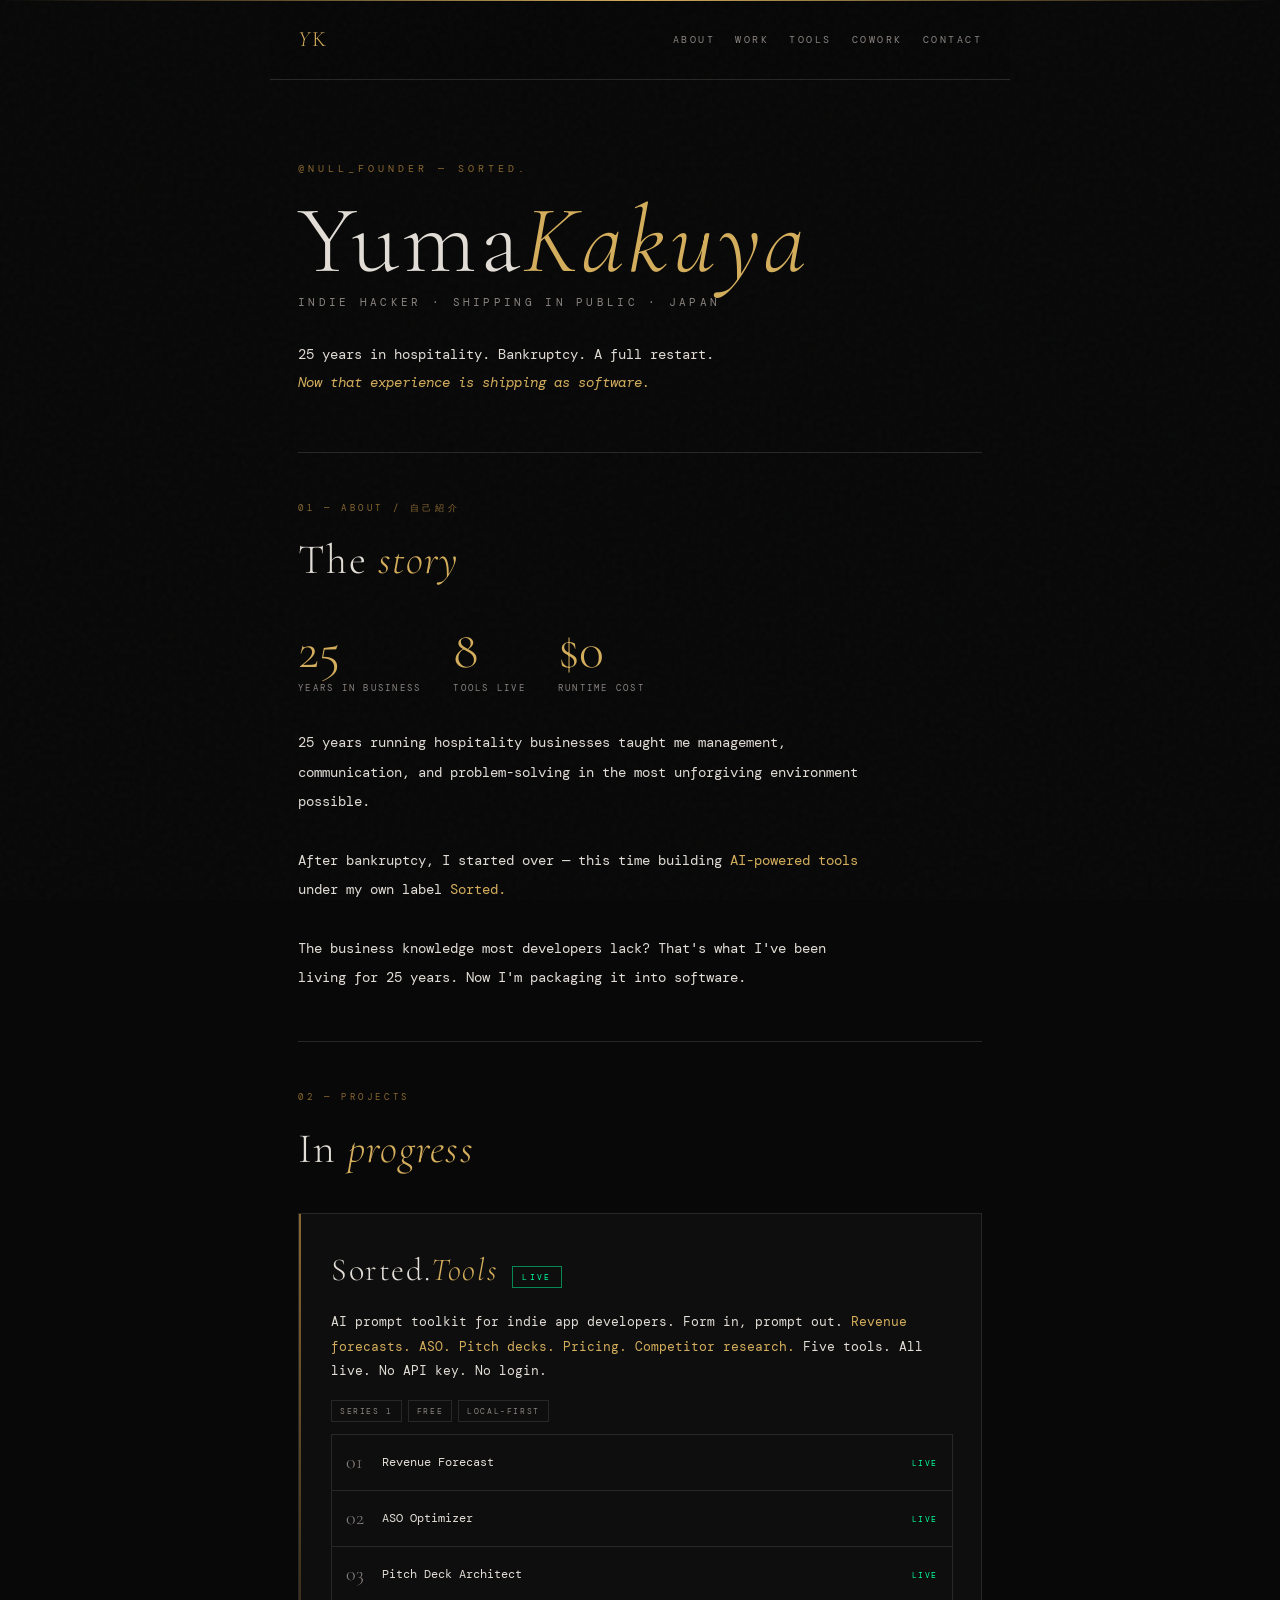
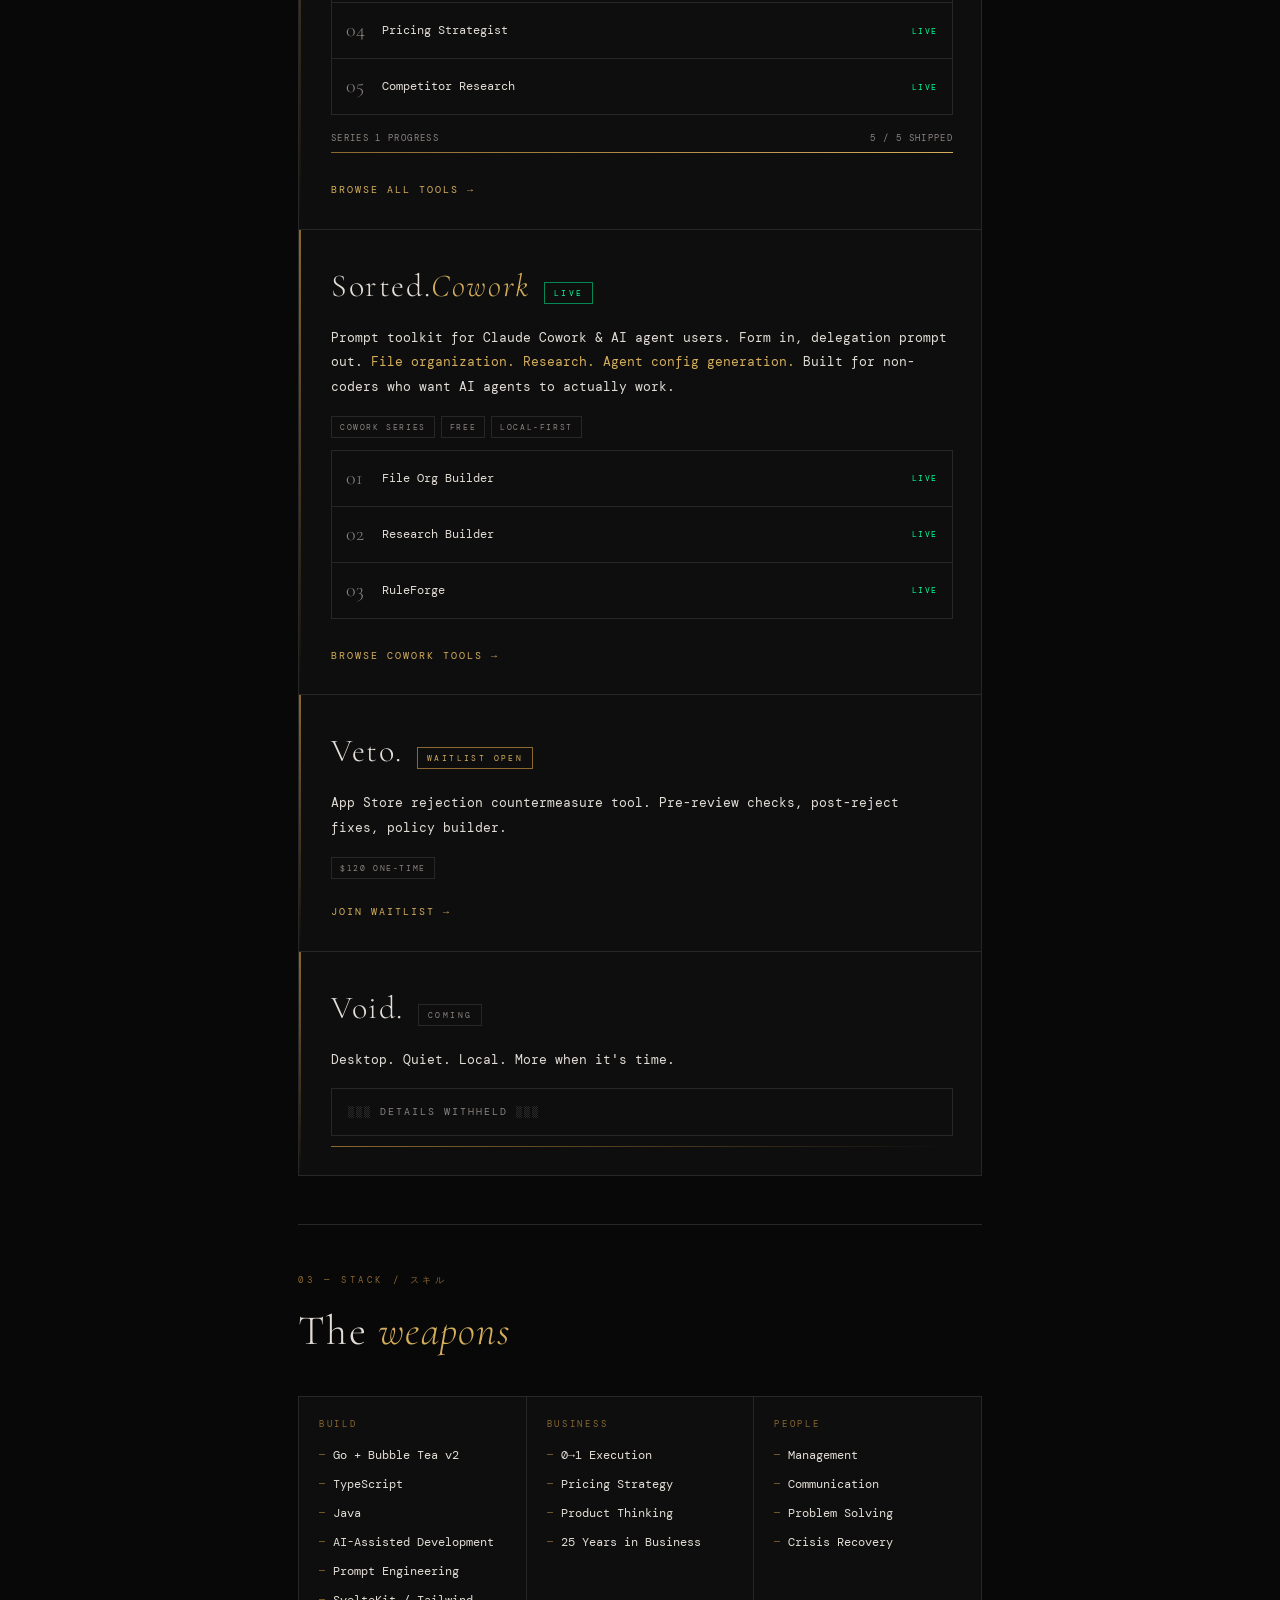
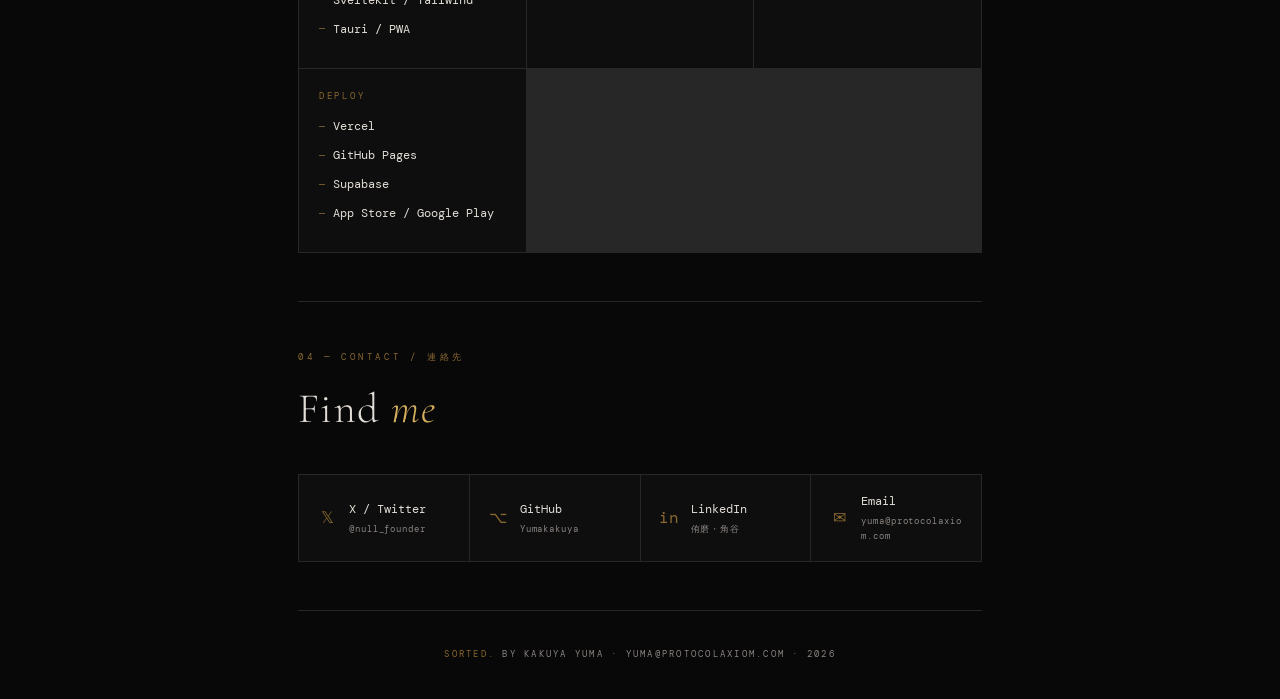
<file: index.html>
<!DOCTYPE html>
<html lang="en">
<head>
  <meta charset="UTF-8" />
  <meta name="viewport" content="width=device-width, initial-scale=1.0" />
  <title>Yuma Kakuya — Builder</title>
  <meta name="description" content="Indie hacker building tools for app developers. Limited-time free release now live for Sorted.Tools and Sorted.Cowork." />
  <!-- Google tag (gtag.js) -->
  <script async src="https://www.googletagmanager.com/gtag/js?id=G-12F25EZ0PG"></script>
  <script>
    window.dataLayer = window.dataLayer || [];
    function gtag(){dataLayer.push(arguments);}
    gtag('js', new Date());
    gtag('config', 'G-12F25EZ0PG');
  </script>
  <link rel="preconnect" href="https://fonts.googleapis.com" />
  <link href="https://fonts.googleapis.com/css2?family=Cormorant+Garamond:ital,wght@0,300;0,400;0,600;1,300&family=DM+Mono:wght@300;400&display=swap" rel="stylesheet" />
  <style>
    :root {
      --bg:       #080808;
      --bg2:      #0e0e0e;
      --bg3:      #161616;
      --gold:     #d4ae5c;
      --gold-dim: #8a6830;
      --gold-glow:rgba(212,174,92,0.18);
      --violet:   #a98ff0;
      --violet-dim:#5a4a90;
      --text:     #e2ddd6;
      --text-dim: #8a8480;
      --text-sub: #5e5a56;
      --border:   #272727;
      --font-serif:'Cormorant Garamond', Georgia, serif;
      --font-mono: 'DM Mono', 'Courier New', monospace;
    }
    *, *::before, *::after { box-sizing:border-box; margin:0; padding:0; }
    html { scroll-behavior:smooth; }

    body {
      background: var(--bg);
      color: var(--text);
      font-family: var(--font-mono);
      font-size: 13px;
      line-height: 1.75;
      min-height: 100vh;
      overflow-x: hidden;
    }

    /* Subtle grain */
    body::before {
      content:'';
      position:fixed; inset:0;
      background-image:url("data:image/svg+xml,%3Csvg viewBox='0 0 200 200' xmlns='http://www.w3.org/2000/svg'%3E%3Cfilter id='n'%3E%3CfeTurbulence type='fractalNoise' baseFrequency='0.85' numOctaves='4' stitchTiles='stitch'/%3E%3C/filter%3E%3Crect width='100%25' height='100%25' filter='url(%23n)'/%3E%3C/svg%3E");
      opacity:0.025; pointer-events:none; z-index:9999;
    }
    /* Gold-top gradient line */
    body::after {
      content:'';
      position:fixed; top:0; left:0; right:0; height:1px;
      background: linear-gradient(90deg, transparent, var(--gold), transparent);
      z-index:200;
    }

    .container { max-width:740px; margin:0 auto; padding:0 28px; }

    /* Nav */
    nav {
      padding: 20px 28px;
      display: flex; align-items:center; justify-content:space-between;
      max-width:740px; margin:0 auto;
      position:sticky; top:0; z-index:100;
      background: rgba(8,8,8,0.92);
      backdrop-filter: blur(12px);
      border-bottom: 1px solid var(--border);
    }
    .nav-logo {
      font-family:var(--font-serif);
      font-size:22px; font-weight:300;
      color:var(--gold);
      letter-spacing:0.08em;
    }
    .nav-links { display:flex; gap:20px; }
    .nav-links a {
      font-size:10px; letter-spacing:0.25em; text-transform:uppercase;
      color:var(--text-dim); text-decoration:none;
      transition:color 0.2s;
    }
    .nav-links a:hover { color:var(--gold); }

    /* Hero */
    .hero { padding:80px 0 56px; border-bottom:1px solid var(--border); }

    .hero-eyebrow {
      font-size:10px; letter-spacing:0.4em; text-transform:uppercase;
      color:var(--gold-dim); margin-bottom:16px;
      opacity:0; animation: rise 0.6s 0.2s forwards;
    }

    @keyframes rise { from{opacity:0;transform:translateY(8px)} to{opacity:1;transform:none} }

    .hero-name {
      font-family:var(--font-serif);
      font-size: clamp(52px, 10vw, 96px);
      font-weight:300;
      line-height:1;
      letter-spacing:0.04em;
      color:var(--text);
      margin-bottom:4px;
      opacity:0; animation: rise 0.7s 0.4s forwards;
    }
    .hero-name em {
      font-style:italic;
      color:var(--gold);
    }

    .hero-sub {
      font-family:var(--font-mono);
      font-size:11px; letter-spacing:0.3em; text-transform:uppercase;
      color:var(--text-dim); margin-bottom:28px;
      opacity:0; animation: rise 0.6s 0.6s forwards;
    }

    .hero-desc {
      font-size:14px; line-height:2; color:var(--text);
      max-width:480px;
      opacity:0; animation: rise 0.6s 0.8s forwards;
    }
    .hero-desc .hl { color:var(--gold); font-style:italic; }

    /* Divider */
    .rule {
      display:flex; align-items:center; gap:12px;
      margin:32px 0;
      color:var(--text-dim); font-size:10px; letter-spacing:0.2em;
    }
    .rule::before, .rule::after {
      content:''; flex:1; height:1px;
      background: linear-gradient(90deg, transparent, var(--border));
    }
    .rule::before { background: linear-gradient(90deg, var(--border), transparent); }

    /* Section */
    .section {
      padding:48px 0; border-bottom:1px solid var(--border);
      opacity:0; transform:translateY(12px);
      transition: opacity 0.7s ease, transform 0.7s ease;
    }
    .section.visible { opacity:1; transform:none; }

    .sec-eyebrow { font-size:9px; letter-spacing:0.4em; color:var(--gold-dim); text-transform:uppercase; margin-bottom:6px; }
    .sec-title {
      font-family:var(--font-serif);
      font-size:42px; font-weight:300;
      color:var(--text); margin-bottom:28px;
      letter-spacing:0.03em;
    }
    .sec-title em { color:var(--gold); font-style:italic; }

    /* Stats */
    .stats { display:flex; gap:32px; flex-wrap:wrap; margin-bottom:32px; }
    .stat-val {
      font-family:var(--font-serif);
      font-size:52px; font-weight:300;
      color:var(--gold); line-height:1;
    }
    .stat-lbl { font-size:9px; letter-spacing:0.25em; color:var(--text-dim); text-transform:uppercase; margin-top:4px; }
    @media(max-width:600px){
      body { font-size:14px; }
      .card-desc, .about-text { font-size:14px; line-height:2; }
      .tool-row, .series-row { font-size:13px; padding:11px 14px; }
      .tag { font-size:10px; }
      .badge { font-size:9px; }
      .sec-eyebrow, .prog-meta, .footer-txt { font-size:10px; }
      .sg-title { font-size:10px; }
      .si { font-size:13px; }
      .lh { font-size:10px; }
    }

    /* About */
    .about-text { font-size:14px; line-height:2.1; color:var(--text); max-width:560px; }
    .about-text .hl { color:var(--gold); }

    /* Cards */
    .cards { display:grid; gap:1px; background:var(--border); border:1px solid var(--border); }
    .card {
      background:var(--bg2); padding:28px 28px 28px 32px;
      position:relative; overflow:hidden;
      transition: background 0.3s;
      cursor: default;
    }
    .card:hover { background:var(--bg3); }
    .card::before {
      content:''; position:absolute; top:0; left:0;
      width:2px; height:100%;
      background: linear-gradient(180deg, var(--gold-dim), transparent);
      transition: background 0.3s;
    }
    .card:hover::before {
      background: linear-gradient(180deg, var(--gold), var(--gold-dim));
    }

    .card-head { display:flex; align-items:baseline; gap:14px; margin-bottom:12px; }
    .card-name {
      font-family:var(--font-serif);
      font-size:32px; font-weight:300;
      color:var(--text); letter-spacing:0.05em;
    }
    .card-name em { color:var(--gold); font-style:italic; }
    .badge {
      font-family:var(--font-mono);
      font-size:8px; letter-spacing:0.3em; padding:3px 9px;
      border:1px solid; text-transform:uppercase;
    }
    .b-building { color:var(--gold); border-color:var(--gold-dim); }
    .b-coming   { color:var(--text-dim); border-color:var(--border); }
    .b-live     { color:#00ff9d; border-color:rgba(0,255,157,0.5); }

    .card-desc { font-size:13px; line-height:1.9; color:var(--text); margin-bottom:16px; }
    .card-desc .hl { color:var(--gold); }
    .card-cta {
      display:inline-block; margin-top:12px;
      font-size:10px; letter-spacing:0.2em; text-transform:uppercase;
      color:var(--gold); text-decoration:none;
      transition:color 0.2s;
    }
    .card-cta:hover { color:var(--text); }

    /* Tool list */
    .tool-list { display:grid; gap:0; border:1px solid var(--border); margin-bottom:16px; }
    .tool-row {
      display:flex; align-items:center; gap:12px;
      padding:10px 14px; border-bottom:1px solid var(--border);
      font-size:12px;
    }
    .tool-row:last-child { border-bottom:none; }
    .tool-num { font-family:var(--font-serif); font-size:20px; color:var(--text-dim); min-width:24px; font-weight:300; }
    .tool-name { color:var(--text); flex:1; }
    .tool-status { font-size:8px; letter-spacing:0.2em; text-transform:uppercase; }
    .ts-next    { color:var(--gold); }
    .ts-live    { color:#00ff9d; }
    .ts-planned { color:var(--text-dim); }

    /* Progress */
    .prog-wrap { margin-bottom:16px; }
    .prog-meta { display:flex; justify-content:space-between; font-size:9px; color:var(--text-dim); margin-bottom:5px; letter-spacing:0.15em; text-transform:uppercase; }
    .prog-bar  { height:1px; background:var(--border); }
    .prog-fill { height:100%; background: linear-gradient(90deg, var(--gold-dim), var(--gold)); width:0; transition:width 1.4s ease; }
    .section.visible .prog-fill { width:var(--w); }

    /* Series */
    .series { display:grid; gap:0; border:1px solid var(--border); }
    .series-row {
      display:flex; align-items:center; gap:12px;
      padding:10px 14px; border-bottom:1px solid var(--border);
      font-size:12px;
    }
    .series-row:last-child { border-bottom:none; }
    .s-num { font-family:var(--font-serif); font-size:22px; color:var(--gold-dim); min-width:30px; font-weight:300; }
    .s-label { flex:1; color:var(--text); }
    .s-status { font-size:8px; letter-spacing:0.2em; text-transform:uppercase; }
    .ss-active { color:var(--gold); }
    .ss-next   { color:var(--violet); }
    .ss-later  { color:var(--text-dim); }

    /* Redacted */
    .redact {
      margin-top:12px;
      padding:14px 16px;
      border:1px solid var(--border);
      display:flex; align-items:center; gap:12px;
    }
    .redact-line {
      font-family:var(--font-mono);
      font-size:10px; letter-spacing:0.2em; color:var(--text-dim);
    }
    .redact-bar {
      width:100%; height:1px;
      background: linear-gradient(90deg, var(--gold-dim), transparent);
      margin-top:10px;
    }

    /* Stack */
    .stack-grid { display:grid; grid-template-columns:repeat(auto-fit,minmax(180px,1fr)); gap:1px; background:var(--border); border:1px solid var(--border); }
    .sg { background:var(--bg2); padding:20px; }
    .sg-title { font-size:9px; letter-spacing:0.3em; color:var(--gold-dim); text-transform:uppercase; margin-bottom:12px; }
    .si { display:flex; align-items:center; gap:8px; font-size:12px; color:var(--text); margin-bottom:8px; transition:color 0.2s; }
    .si:hover { color:var(--gold); }
    .si::before { content:'—'; color:var(--gold-dim); font-size:10px; }

    /* Links */
    .link-grid { display:grid; grid-template-columns:repeat(auto-fit,minmax(150px,1fr)); gap:1px; background:var(--border); border:1px solid var(--border); }
    .link-card {
      display:flex; align-items:center; gap:12px; padding:16px 18px;
      background:var(--bg2); text-decoration:none; color:var(--text);
      transition: background 0.2s, color 0.2s;
    }
    .link-card > div { min-width:0; }
    .link-card:hover { background:var(--bg3); color:var(--gold); }
    .li { font-size:16px; min-width:20px; text-align:center; color:var(--gold-dim); transition:color 0.2s; }
    .link-card:hover .li { color:var(--gold); }
    .ln { font-size:12px; color:var(--text); }
    .lh { font-size:9px; letter-spacing:0.1em; margin-top:2px; color:var(--text-dim); word-break:break-all; }

    /* Tags */
    .tags { display:flex; flex-wrap:wrap; gap:6px; margin:12px 0; }
    .tag { font-size:8px; letter-spacing:0.2em; color:var(--text-dim); border:1px solid var(--border); padding:3px 8px; text-transform:uppercase; }

    /* Footer */
    .footer { padding:36px 0; text-align:center; }
    .footer-txt { font-size:9px; letter-spacing:0.25em; color:var(--text-dim); text-transform:uppercase; word-break:break-all; }
    .footer-txt .hl { color:var(--gold-dim); }

    @media(max-width:600px){
      .stats{gap:20px;}
      .link-grid{grid-template-columns:1fr 1fr;}
    }
  </style>
</head>
<body>

  <nav>
    <div class="nav-logo"><em>Y</em>K</div>
    <div class="nav-links">
      <a href="#about">About</a>
      <a href="#projects">Work</a>
      <a href="sorted-tools/">Tools</a>
      <a href="sorted-cowork/">Cowork</a>
      <a href="#contact">Contact</a>
    </div>
  </nav>

  <div class="container">

    <!-- HERO -->
    <section class="hero">
      <div class="hero-eyebrow">@null_founder — Sorted.</div>
      <h1 class="hero-name">Yuma<em>Kakuya</em></h1>
      <div class="hero-sub">Indie Hacker · Shipping in Public · Japan</div>
      <p class="hero-desc">
        25 years in hospitality. Bankruptcy. A full restart.<br>
        <span class="hl">Now that experience is shipping as software.</span>
      </p>
    </section>

    <!-- ABOUT -->
    <section class="section" id="about">
      <div class="sec-eyebrow">01 — About / 自己紹介</div>
      <div class="sec-title">The <em>story</em></div>

      <div class="stats">
        <div><div class="stat-val">25</div><div class="stat-lbl">Years in business</div></div>
        <div><div class="stat-val">8</div><div class="stat-lbl">Tools live</div></div>
        <div><div class="stat-val">$0</div><div class="stat-lbl">Runtime cost</div></div>
      </div>

      <p class="about-text">
        25 years running hospitality businesses taught me
        management, communication, and problem-solving
        in the most unforgiving environment possible.<br><br>
        After bankruptcy, I started over —
        this time building <span class="hl">AI-powered tools</span> under my own label <span class="hl">Sorted.</span><br><br>
        The business knowledge most developers lack?
        That's what I've been living for 25 years.
        Now I'm packaging it into software.
      </p>
    </section>

    <!-- PROJECTS -->
    <section class="section" id="projects">
      <div class="sec-eyebrow">02 — Projects</div>
      <div class="sec-title">In <em>progress</em></div>

      <div class="cards">

        <!-- Sorted.Tools -->
        <div class="card" style="cursor:pointer;" onclick="window.open('sorted-tools/','_blank')">
          <div class="card-head">
            <div class="card-name">Sorted.<em>Tools</em></div>
            <span class="badge b-live">Live</span>
          </div>
          <p class="card-desc">
            AI prompt toolkit for indie app developers. Form in, prompt out.
            <span class="hl">Revenue forecasts. ASO. Pitch decks. Pricing. Competitor research.</span>
            Five tools. All live. No API key. No login.
          </p>
          <div class="tags">
            <span class="tag">Series 1</span>
            <span class="tag">Free</span>
            <span class="tag">Local-first</span>
          </div>

          <div class="tool-list">
            <div class="tool-row">
              <span class="tool-num">01</span>
              <span class="tool-name">Revenue Forecast</span>
              <span class="tool-status ts-live">Live</span>
            </div>
            <div class="tool-row">
              <span class="tool-num">02</span>
              <span class="tool-name">ASO Optimizer</span>
              <span class="tool-status ts-live">Live</span>
            </div>
            <div class="tool-row">
              <span class="tool-num">03</span>
              <span class="tool-name">Pitch Deck Architect</span>
              <span class="tool-status ts-live">Live</span>
            </div>
            <div class="tool-row">
              <span class="tool-num">04</span>
              <span class="tool-name">Pricing Strategist</span>
              <span class="tool-status ts-live">Live</span>
            </div>
            <div class="tool-row">
              <span class="tool-num">05</span>
              <span class="tool-name">Competitor Research</span>
              <span class="tool-status ts-live">Live</span>
            </div>
          </div>

          <div class="prog-wrap">
            <div class="prog-meta"><span>Series 1 progress</span><span>5 / 5 shipped</span></div>
            <div class="prog-bar"><div class="prog-fill" style="--w:100%"></div></div>
          </div>

          <a href="sorted-tools/" class="card-cta" onclick="event.stopPropagation()">Browse All Tools →</a>
        </div>

        <!-- Sorted.Cowork -->
        <div class="card" style="cursor:pointer;" onclick="window.open('sorted-cowork/','_blank')">
          <div class="card-head">
            <div class="card-name">Sorted.<em>Cowork</em></div>
            <span class="badge b-live">Live</span>
          </div>
          <p class="card-desc">
            Prompt toolkit for Claude Cowork &amp; AI agent users. Form in, delegation prompt out.
            <span class="hl">File organization. Research. Agent config generation.</span>
            Built for non-coders who want AI agents to actually work.
          </p>
          <div class="tags">
            <span class="tag">Cowork Series</span>
            <span class="tag">Free</span>
            <span class="tag">Local-first</span>
          </div>
          <div class="tool-list">
            <div class="tool-row">
              <span class="tool-num">01</span>
              <span class="tool-name">File Org Builder</span>
              <span class="tool-status ts-live">Live</span>
            </div>
            <div class="tool-row">
              <span class="tool-num">02</span>
              <span class="tool-name">Research Builder</span>
              <span class="tool-status ts-live">Live</span>
            </div>
            <div class="tool-row">
              <span class="tool-num">03</span>
              <span class="tool-name">RuleForge</span>
              <span class="tool-status ts-live">Live</span>
            </div>
          </div>
          <a href="sorted-cowork/" class="card-cta" onclick="event.stopPropagation()">Browse Cowork Tools →</a>
        </div>

        <!-- Veto. -->
        <div class="card" style="cursor:pointer;" onclick="window.open('https://axiom-waitlist.vercel.app','_blank')">
          <div class="card-head">
            <div class="card-name">Veto.</div>
            <span class="badge b-building">Waitlist Open</span>
          </div>
          <p class="card-desc">App Store rejection countermeasure tool. Pre-review checks, post-reject fixes, policy builder.</p>
          <div class="tags">
            <span class="tag">$120 one-time</span>
          </div>
          <a href="https://axiom-waitlist.vercel.app" target="_blank" rel="noopener" class="card-cta" onclick="event.stopPropagation()">Join Waitlist →</a>
        </div>

        <!-- Void. -->
        <div class="card">
          <div class="card-head">
            <div class="card-name">Void.</div>
            <span class="badge b-coming">Coming</span>
          </div>
          <p class="card-desc">Desktop. Quiet. Local. More when it's time.</p>
          <div class="redact">
            <span class="redact-line">░░░ DETAILS WITHHELD ░░░</span>
          </div>
          <div class="redact-bar"></div>
        </div>

      </div>
    </section>

    <!-- STACK -->
    <section class="section" id="stack">
      <div class="sec-eyebrow">03 — Stack / スキル</div>
      <div class="sec-title">The <em>weapons</em></div>
      <div class="stack-grid">
        <div class="sg">
          <div class="sg-title">Build</div>
          <div class="si">Go + Bubble Tea v2</div>
          <div class="si">TypeScript</div>
          <div class="si">Java</div>
          <div class="si">AI-Assisted Development</div>
          <div class="si">Prompt Engineering</div>
          <div class="si">SvelteKit / Tailwind</div>
          <div class="si">Tauri / PWA</div>
        </div>
        <div class="sg">
          <div class="sg-title">Business</div>
          <div class="si">0→1 Execution</div>
          <div class="si">Pricing Strategy</div>
          <div class="si">Product Thinking</div>
          <div class="si">25 Years in Business</div>
        </div>
        <div class="sg">
          <div class="sg-title">People</div>
          <div class="si">Management</div>
          <div class="si">Communication</div>
          <div class="si">Problem Solving</div>
          <div class="si">Crisis Recovery</div>
        </div>
        <div class="sg">
          <div class="sg-title">Deploy</div>
          <div class="si">Vercel</div>
          <div class="si">GitHub Pages</div>
          <div class="si">Supabase</div>
          <div class="si">App Store / Google Play</div>
        </div>
      </div>
    </section>

    <!-- CONTACT -->
    <section class="section" id="contact">
      <div class="sec-eyebrow">04 — Contact / 連絡先</div>
      <div class="sec-title">Find <em>me</em></div>
      <div class="link-grid">
        <a class="link-card" href="https://x.com/null_founder" target="_blank" rel="noopener">
          <span class="li">𝕏</span>
          <div><div class="ln">X / Twitter</div><div class="lh">@null_founder</div></div>
        </a>
        <a class="link-card" href="https://github.com/Yumakakuya" target="_blank" rel="noopener">
          <span class="li">⌥</span>
          <div><div class="ln">GitHub</div><div class="lh">Yumakakuya</div></div>
        </a>
        <a class="link-card" href="https://www.linkedin.com/in/%E4%BE%91%E7%A3%A8-%E8%A7%92%E8%B0%B7-a28ab63b4" target="_blank" rel="noopener">
          <span class="li">in</span>
          <div><div class="ln">LinkedIn</div><div class="lh">侑磨・角谷</div></div>
        </a>
        <a class="link-card" href="mailto:yuma@protocolaxiom.com">
          <span class="li">✉</span>
          <div><div class="ln">Email</div><div class="lh">yuma@protocolaxiom.com</div></div>
        </a>
      </div>
    </section>

    <footer class="footer">
      <div class="footer-txt"><span class="hl">Sorted.</span> by Kakuya Yuma · yuma@protocolaxiom.com · 2026</div>
    </footer>

  </div>

  <script>
    const obs = new IntersectionObserver(es => es.forEach(e => {
      if(e.isIntersecting){ e.target.classList.add('visible'); obs.unobserve(e.target); }
    }), { threshold: 0.08 });
    document.querySelectorAll('.section').forEach(s => obs.observe(s));
  </script>
</body>
</html>
</file>
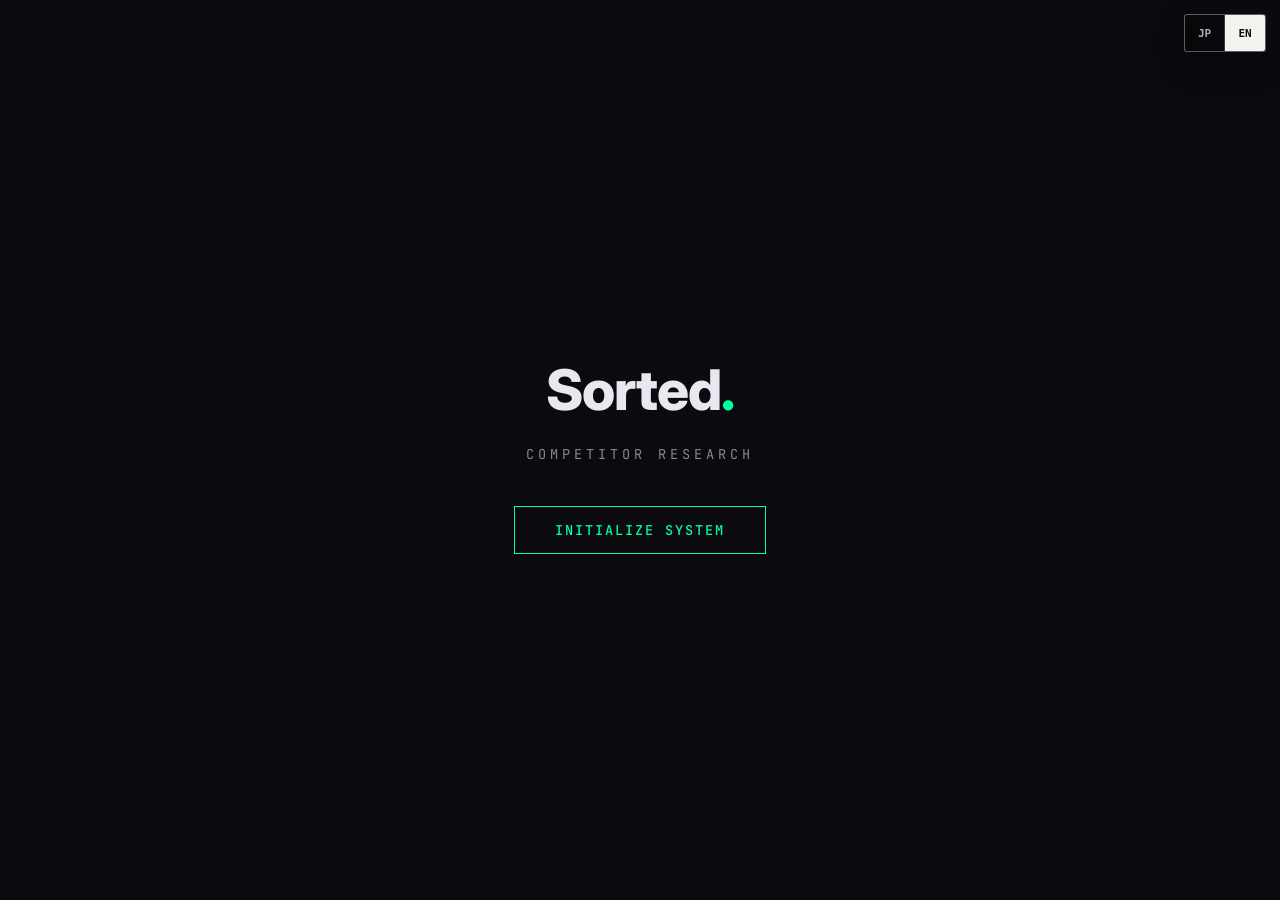
<file: sorted-competitor-research/index.html>
<!DOCTYPE html>
<html lang="ja">
<head>
    <meta charset="UTF-8">
    <meta name="viewport" content="width=device-width, initial-scale=1.0">
    <title>Competitor Research Free | Sorted. Tools</title>
    <meta name="robots" content="noindex,follow">
    <meta http-equiv="refresh" content="0; url=/sorted-tools/competitor-research/">
    <link rel="canonical" href="https://yumakakuya.github.io/sorted-tools/competitor-research/">
    <script>
        const next = new URL('/sorted-tools/competitor-research/', window.location.origin);
        next.search = window.location.search;
        next.hash = window.location.hash;
        window.location.replace(next.href);
    </script>

    <!-- Google Fonts: preconnect + load -->
    <link rel="preconnect" href="https://fonts.googleapis.com">
    <link rel="preconnect" href="https://fonts.gstatic.com" crossorigin>
    <link href="https://fonts.googleapis.com/css2?family=Inter:wght@400;600;800&family=JetBrains+Mono:wght@500&display=swap" rel="stylesheet">

    <style>
        /* ============================================
           CSS VARIABLES — Sorted. Design System
           ============================================ */
        :root {
            --bg: #0a0a0f;
            --surface: #13131f;
            --surface-lighter: #1c1c2e;
            --border: #2a2a3e;
            --accent: #00ff9d;
            --accent-dim: rgba(0, 255, 157, 0.1);
            --text: #e8e8f0;
            --muted: #888;
        }

        /* ============================================
           RESET & BASE
           ============================================ */
        * {
            margin: 0;
            padding: 0;
            box-sizing: border-box;
        }

        body {
            font-family: 'Inter', sans-serif;
            background: var(--bg);
            color: var(--text);
            line-height: 1.6;
            user-select: none;
            -webkit-user-select: none;
        }

        /* ============================================
           SPLASH SCREEN
           ============================================ */
        .splash {
            position: fixed;
            top: 0;
            left: 0;
            width: 100%;
            height: 100%;
            background: var(--bg);
            display: flex;
            flex-direction: column;
            align-items: center;
            justify-content: center;
            z-index: 9999;
            transition: opacity 0.5s ease, visibility 0.5s ease;
        }

        .splash.hidden {
            opacity: 0;
            visibility: hidden;
        }

        .splash-brand {
            font-size: 3.5rem;
            font-weight: 800;
            letter-spacing: -1px;
            margin-bottom: 0.5rem;
        }

        .splash-brand .dot {
            color: var(--accent);
        }

        .splash-sub {
            font-family: 'JetBrains Mono', monospace;
            font-size: 0.85rem;
            color: var(--muted);
            letter-spacing: 4px;
            margin-bottom: 2.5rem;
        }

        .splash-btn {
            font-family: 'JetBrains Mono', monospace;
            font-size: 0.85rem;
            font-weight: 500;
            padding: 14px 40px;
            background: transparent;
            color: var(--accent);
            border: 1px solid var(--accent);
            cursor: pointer;
            letter-spacing: 2px;
            transition: background 0.3s ease, color 0.3s ease;
        }

        .splash-btn:hover {
            background: var(--accent);
            color: var(--bg);
        }

        /* ============================================
           APP CONTAINER
           ============================================ */
        .app {
            display: none;
            max-width: 820px;
            margin: 0 auto;
            padding: 0 20px 60px;
        }

        .app.visible {
            display: block;
        }

        /* ============================================
           STICKY HEADER
           ============================================ */
        .header {
            position: sticky;
            top: 0;
            z-index: 100;
            background: var(--bg);
            border-bottom: 1px solid var(--border);
            padding: 16px 0;
            display: flex;
            align-items: center;
            justify-content: space-between;
            margin-bottom: 20px;
        }

        .header-brand {
            font-size: 1.3rem;
            font-weight: 800;
        }

        .header-brand .dot {
            color: var(--accent);
        }

        .header-right {
            text-align: right;
        }

        .header-tool {
            font-family: 'JetBrains Mono', monospace;
            font-size: 0.75rem;
            color: var(--muted);
            letter-spacing: 2px;
        }

        .header-version {
            font-family: 'JetBrains Mono', monospace;
            font-size: 0.65rem;
            color: var(--muted);
            opacity: 0.6;
        }

        .tool-grid {
            display: grid;
            grid-template-columns: repeat(auto-fit, minmax(180px, 1fr));
            gap: 12px;
            margin-bottom: 20px;
        }

        .tool-card {
            display: block;
            background: var(--surface);
            border: 1px solid var(--border);
            border-radius: 8px;
            padding: 14px;
            color: var(--text);
            text-decoration: none;
            transition: border-color 0.2s, background 0.2s, transform 0.2s;
        }

        .tool-card:hover {
            background: var(--surface-lighter);
            border-color: #444;
            transform: translateY(-1px);
        }

        .tool-card.planned {
            color: var(--muted);
            cursor: default;
        }

        .tool-card.planned:hover {
            background: var(--surface);
            border-color: var(--border);
            transform: none;
        }

        .tool-card.active {
            background: rgba(255, 200, 80, 0.12);
            border-color: #ffc850;
        }

        .tool-card.live {
            border-color: rgba(0, 255, 157, 0.28);
        }

        .tool-card-kicker {
            display: block;
            font-family: 'JetBrains Mono', monospace;
            font-size: 10px;
            color: var(--muted);
            margin-bottom: 8px;
            letter-spacing: 1px;
            text-transform: uppercase;
        }

        .tool-card-title {
            display: block;
            font-family: 'JetBrains Mono', monospace;
            font-size: 13px;
            margin-bottom: 8px;
        }

        .tool-card-desc {
            display: block;
            font-size: 12px;
            line-height: 1.6;
            color: var(--muted);
        }

        /* ============================================
           SERIES NAV BAR
           ============================================ */
        .series-nav {
            display: flex;
            gap: 6px;
            margin-bottom: 20px;
            overflow-x: auto;
            padding-bottom: 4px;
        }

        .series-nav-item {
            font-family: 'JetBrains Mono', monospace;
            font-size: 0.65rem;
            padding: 6px 12px;
            border-radius: 4px;
            white-space: nowrap;
            border: 1px solid var(--border);
            color: var(--muted);
            background: var(--surface);
            text-decoration: none;
            display: inline-flex;
        }

        /* Done items */
        .series-nav-item.done {
            border-color: rgba(0, 255, 157, 0.3);
            color: rgba(0, 255, 157, 0.5);
            background: rgba(0, 255, 157, 0.05);
        }

        /* Active item — Competitor Research */
        .series-nav-item.active {
            background: rgba(255, 200, 80, 0.12);
            border-color: #ffc850;
            color: #ffc850;
        }

        /* ============================================
           SAFETY BAR
           ============================================ */
        .safety-bar {
            display: flex;
            align-items: center;
            gap: 10px;
            padding: 10px 16px;
            background: var(--surface);
            border: 1px solid var(--border);
            border-radius: 6px;
            margin-bottom: 20px;
            font-family: 'JetBrains Mono', monospace;
            font-size: 0.75rem;
        }

        .safety-dot {
            width: 10px;
            height: 10px;
            border-radius: 50%;
            background: #555;
            flex-shrink: 0;
            transition: background 0.3s ease;
        }

        .safety-dot.red { background: #ff4444; }
        .safety-dot.yellow { background: #ffcc00; }
        .safety-dot.green { background: #00ff9d; }

        .safety-label {
            flex: 1;
            color: var(--muted);
        }

        .safety-toggle {
            background: none;
            border: 1px solid var(--border);
            color: var(--muted);
            font-family: 'JetBrains Mono', monospace;
            font-size: 0.7rem;
            padding: 4px 10px;
            cursor: pointer;
            border-radius: 4px;
            transition: border-color 0.2s ease, color 0.2s ease;
        }

        .safety-toggle:hover {
            border-color: var(--accent);
            color: var(--accent);
        }

        /* ============================================
           SAFETY REPORT
           ============================================ */
        .safety-report {
            display: none;
            background: var(--surface);
            border: 1px solid var(--border);
            border-radius: 6px;
            padding: 16px;
            margin-bottom: 20px;
            font-family: 'JetBrains Mono', monospace;
            font-size: 0.75rem;
        }

        .safety-report.visible {
            display: block;
        }

        .safety-report-title {
            font-weight: 600;
            margin-bottom: 10px;
            color: var(--text);
        }

        .safety-report-item {
            display: flex;
            align-items: center;
            gap: 8px;
            padding: 4px 0;
            color: var(--muted);
        }

        .safety-report-item .check {
            color: var(--accent);
        }

        .safety-report-item .missing {
            color: #ff4444;
        }

        .safety-report-item .warn {
            color: #ffcc00;
        }

        /* ============================================
           FORM CARDS
           ============================================ */
        .card {
            background: var(--surface);
            border: 1px solid var(--border);
            border-radius: 8px;
            margin-bottom: 16px;
            overflow: hidden;
        }

        .card-header {
            padding: 16px 20px;
            font-family: 'JetBrains Mono', monospace;
            font-size: 0.8rem;
            font-weight: 600;
            letter-spacing: 2px;
            color: var(--text);
        }

        .card-body {
            padding: 0 20px 20px;
        }

        /* ============================================
           FORM ELEMENTS
           ============================================ */
        .form-group {
            margin-bottom: 16px;
        }

        .form-group:last-child {
            margin-bottom: 0;
        }

        .form-label {
            display: block;
            font-size: 0.8rem;
            font-weight: 600;
            color: var(--text);
            margin-bottom: 6px;
        }

        .form-label .required {
            color: var(--accent);
            font-size: 0.75rem;
        }

        .label-hint {
            display: block;
            font-size: 0.7rem;
            color: var(--muted);
            margin-bottom: 6px;
            font-style: italic;
        }

        input[type="text"],
        textarea,
        select {
            width: 100%;
            padding: 10px 14px;
            background: var(--surface-lighter);
            border: 1px solid var(--border);
            border-radius: 6px;
            color: var(--text);
            font-family: 'Inter', sans-serif;
            font-size: 0.85rem;
            transition: border-color 0.2s ease;
            outline: none;
        }

        input[type="text"]:focus,
        textarea:focus,
        select:focus {
            border-color: var(--accent);
        }

        textarea {
            resize: vertical;
            min-height: 80px;
        }

        select {
            cursor: pointer;
            appearance: none;
            -webkit-appearance: none;
            background-image: url("data:image/svg+xml,%3Csvg xmlns='http://www.w3.org/2000/svg' width='12' height='12' viewBox='0 0 12 12'%3E%3Cpath fill='%23888' d='M6 8L1 3h10z'/%3E%3C/svg%3E");
            background-repeat: no-repeat;
            background-position: right 12px center;
            padding-right: 32px;
        }

        ::placeholder {
            color: var(--muted);
            opacity: 0.6;
        }

        .full-width {
            width: 100%;
        }

        .form-row {
            display: grid;
            grid-template-columns: 1fr 1fr;
            gap: 12px;
        }

        /* ============================================
           SOFT WARN
           ============================================ */
        .soft-warn {
            font-family: 'JetBrains Mono', monospace;
            font-size: 0.7rem;
            color: #ffcc00;
            margin-top: 4px;
            display: none;
        }

        .soft-warn.visible {
            display: block;
        }

        /* ============================================
           OUTPUT TAGS (multi-select)
           ============================================ */
        .output-tags {
            display: flex;
            flex-wrap: wrap;
            gap: 8px;
        }

        .output-tag {
            font-family: 'JetBrains Mono', monospace;
            font-size: 0.7rem;
            padding: 6px 14px;
            background: var(--surface-lighter);
            border: 1px solid var(--border);
            border-radius: 4px;
            color: var(--muted);
            cursor: pointer;
            transition: all 0.2s ease;
            user-select: none;
            -webkit-user-select: none;
        }

        .output-tag:hover {
            border-color: var(--accent);
            color: var(--text);
        }

        .output-tag.selected {
            background: var(--accent-dim);
            border-color: var(--accent);
            color: var(--accent);
        }

        /* ============================================
           FORM ACTIONS
           ============================================ */
        .form-actions {
            display: flex;
            gap: 12px;
            margin-top: 24px;
        }

        .generate-btn {
            flex: 1;
            padding: 14px 24px;
            font-family: 'JetBrains Mono', monospace;
            font-size: 0.85rem;
            font-weight: 500;
            letter-spacing: 1px;
            background: var(--accent);
            color: var(--bg);
            border: none;
            border-radius: 6px;
            cursor: pointer;
            transition: opacity 0.2s ease, transform 0.1s ease;
        }

        .generate-btn:hover:not(:disabled) {
            opacity: 0.9;
            transform: translateY(-1px);
        }

        .generate-btn:disabled {
            background: var(--border);
            color: var(--muted);
            cursor: not-allowed;
        }

        .reset-btn {
            padding: 14px 24px;
            font-family: 'JetBrains Mono', monospace;
            font-size: 0.85rem;
            font-weight: 500;
            letter-spacing: 1px;
            background: transparent;
            color: var(--muted);
            border: 1px solid var(--border);
            border-radius: 6px;
            cursor: pointer;
            transition: border-color 0.2s ease, color 0.2s ease;
        }

        .reset-btn:hover {
            border-color: #ff4444;
            color: #ff4444;
        }

        /* ============================================
           RESULT VIEW
           ============================================ */
        .result-view {
            display: none;
        }

        .result-view.visible {
            display: block;
        }

        /* Complete badge */
        .complete-badge {
            text-align: center;
            margin-bottom: 20px;
        }

        .complete-badge span {
            font-family: 'JetBrains Mono', monospace;
            font-size: 0.75rem;
            padding: 6px 16px;
            background: rgba(255, 200, 80, 0.12);
            border: 1px solid #ffc850;
            color: #ffc850;
            border-radius: 4px;
            letter-spacing: 2px;
        }

        /* Status bar */
        .status-bar {
            font-family: 'JetBrains Mono', monospace;
            font-size: 0.75rem;
            color: var(--accent);
            padding: 10px 16px;
            background: var(--surface);
            border: 1px solid var(--border);
            border-radius: 6px;
            margin-bottom: 16px;
        }

        /* Terminal window */
        .terminal {
            background: var(--surface);
            border: 1px solid var(--border);
            border-radius: 8px;
            overflow: hidden;
            margin-bottom: 16px;
        }

        .terminal-bar {
            display: flex;
            align-items: center;
            justify-content: space-between;
            padding: 10px 16px;
            background: var(--surface-lighter);
            border-bottom: 1px solid var(--border);
            font-family: 'JetBrains Mono', monospace;
            font-size: 0.7rem;
            color: var(--muted);
        }

        .prompt-length {
            color: var(--accent);
            opacity: 0.7;
        }

        .result-box {
            height: 500px;
            overflow-y: auto;
            padding: 20px;
            font-family: 'JetBrains Mono', monospace;
            font-size: 0.78rem;
            line-height: 1.7;
            color: var(--text);
            white-space: pre-wrap;
            word-wrap: break-word;
            user-select: text;
            -webkit-user-select: text;
        }

        /* Result actions */
        .result-actions {
            display: flex;
            gap: 12px;
            margin-bottom: 24px;
        }

        .copy-btn {
            flex: 1;
            padding: 14px 24px;
            font-family: 'JetBrains Mono', monospace;
            font-size: 0.85rem;
            font-weight: 500;
            letter-spacing: 1px;
            background: var(--accent);
            color: var(--bg);
            border: none;
            border-radius: 6px;
            cursor: pointer;
            transition: opacity 0.2s ease;
        }

        .copy-btn:hover {
            opacity: 0.9;
        }

        .back-btn {
            padding: 14px 24px;
            font-family: 'JetBrains Mono', monospace;
            font-size: 0.85rem;
            font-weight: 500;
            letter-spacing: 1px;
            background: transparent;
            color: var(--muted);
            border: 1px solid var(--border);
            border-radius: 6px;
            cursor: pointer;
            transition: border-color 0.2s ease, color 0.2s ease;
        }

        .back-btn:hover {
            border-color: var(--accent);
            color: var(--accent);
        }

        /* Series complete banner */
        .series-complete-banner {
            text-align: center;
            padding: 24px;
            background: var(--surface);
            border: 1px solid var(--border);
            border-radius: 8px;
            margin-top: 24px;
        }

        .series-complete-banner .title {
            font-family: 'JetBrains Mono', monospace;
            font-size: 0.85rem;
            font-weight: 600;
            color: #ffc850;
            letter-spacing: 2px;
            margin-bottom: 8px;
        }

        .series-complete-banner .sub {
            font-size: 0.75rem;
            color: var(--muted);
        }

        /* ============================================
           FOOTER
           ============================================ */
        .footer {
            text-align: center;
            padding: 24px 0;
            font-family: 'JetBrains Mono', monospace;
            font-size: 0.65rem;
            color: var(--muted);
            opacity: 0.5;
        }

        /* ============================================
           SCROLLBAR
           ============================================ */
        .result-box::-webkit-scrollbar {
            width: 6px;
        }

        .result-box::-webkit-scrollbar-track {
            background: var(--surface);
        }

        .result-box::-webkit-scrollbar-thumb {
            background: var(--border);
            border-radius: 3px;
        }

        .result-box::-webkit-scrollbar-thumb:hover {
            background: var(--muted);
        }

        /* ============================================
           RESPONSIVE
           ============================================ */
        @media (max-width: 600px) {
            .form-row {
                grid-template-columns: 1fr;
            }

            .splash-brand {
                font-size: 2.5rem;
            }

            .series-nav {
                gap: 4px;
            }

            .series-nav-item {
                font-size: 0.6rem;
                padding: 5px 8px;
            }

            .form-actions,
            .result-actions {
                flex-direction: column;
            }
        }
    </style>
</head>
<body>

    <!-- ============================================
         SPLASH SCREEN
         ============================================ -->
    <div class="splash" id="splash">
        <div class="splash-brand">Sorted<span class="dot">.</span></div>
        <div class="splash-sub">COMPETITOR RESEARCH</div>
        <button class="splash-btn" onclick="initSystem()">INITIALIZE SYSTEM</button>
    </div>

    <!-- ============================================
         APP CONTAINER
         ============================================ -->
    <div class="app" id="app">

        <!-- Sticky Header -->
        <div class="header">
            <div class="header-brand">Sorted<span class="dot">.</span></div>
            <div class="header-right">
                <div class="header-tool">COMPETITOR RESEARCH</div>
                <div class="header-version">v1.0.0 / FREE</div>
            </div>
        </div>

        <!-- Series Nav Bar -->
        <div class="tool-grid">
            <a class="tool-card live" href="/sorted-tools/">
                <span class="tool-card-kicker">Series 1 / Tool 01 / Live</span>
                <span class="tool-card-title">Revenue Forecast</span>
                <span class="tool-card-desc">Open the revenue and business-plan builder.</span>
            </a>
            <div class="tool-card planned">
                <span class="tool-card-kicker">Series 1 / Tool 02 / Planned</span>
                <span class="tool-card-title">ASO Optimizer</span>
                <span class="tool-card-desc">Not public yet.</span>
            </div>
            <div class="tool-card planned">
                <span class="tool-card-kicker">Series 1 / Tool 03 / Planned</span>
                <span class="tool-card-title">Pitch Deck</span>
                <span class="tool-card-desc">Not public yet.</span>
            </div>
            <a class="tool-card live" href="/sorted-pricing-strategy/">
                <span class="tool-card-kicker">Series 1 / Tool 04 / Live</span>
                <span class="tool-card-title">Pricing Strategy</span>
                <span class="tool-card-desc">Open the pricing and monetization builder.</span>
            </a>
            <div class="tool-card active">
                <span class="tool-card-kicker">Series 1 / Tool 05 / Live</span>
                <span class="tool-card-title">Competitor Research</span>
                <span class="tool-card-desc">Current tool.</span>
            </div>
        </div>

        <!-- ============================================
             FORM VIEW
             ============================================ -->
        <div id="formView">

            <!-- Safety Bar -->
            <div class="safety-bar">
                <div class="safety-dot" id="safetyDot"></div>
                <span class="safety-label" id="safetyLabel">入力待ち...</span>
                <button class="safety-toggle" onclick="toggleReadinessReport()">READINESS CHECK ▼</button>
            </div>

            <!-- Safety Report -->
            <div class="safety-report" id="safetyReport"></div>

            <!-- Card 1: 自社プロダクト -->
            <div class="card" style="border-top: 3px solid #00ff9d;">
                <div class="card-header">自社プロダクト</div>
                <div class="card-body">
                    <div class="form-row">
                        <div class="form-group">
                            <label class="form-label">プロダクト名 <span class="required">★必須</span></label>
                            <input type="text" id="productName" placeholder="例: Dev英語アプリ, FitTracker Pro">
                        </div>
                        <div class="form-group">
                            <label class="form-label">カテゴリ</label>
                            <select id="category">
                                <option value="モバイルアプリ（教育・学習）">モバイルアプリ（教育・学習）</option>
                                <option value="モバイルアプリ（ビジネス）">モバイルアプリ（ビジネス）</option>
                                <option value="モバイルアプリ（ヘルスケア）">モバイルアプリ（ヘルスケア）</option>
                                <option value="Web SaaS">Web SaaS</option>
                                <option value="デベロッパーツール">デベロッパーツール</option>
                                <option value="コンテンツ・メディア">コンテンツ・メディア</option>
                                <option value="ゲーム">ゲーム</option>
                                <option value="その他">その他</option>
                            </select>
                        </div>
                    </div>
                    <div class="form-group">
                        <label class="form-label">プラットフォーム</label>
                        <select id="platform">
                            <option value="iOS のみ">iOS のみ</option>
                            <option value="iOS & Android">iOS & Android</option>
                            <option value="Android のみ">Android のみ</option>
                            <option value="Web / SaaS">Web / SaaS</option>
                            <option value="クロスプラットフォーム">クロスプラットフォーム</option>
                        </select>
                    </div>
                    <div class="form-group">
                        <label class="form-label">一行プロダクト説明 <span class="required">★必須</span></label>
                        <input type="text" id="productDesc" class="full-width" placeholder="例: 非英語圏エンジニアが開発用語を3秒で説明できるようにするアプリ">
                        <div class="soft-warn" id="productDescVagueWarn"></div>
                    </div>
                    <div class="form-group">
                        <label class="form-label">自社の強み・差別化ポイント</label>
                        <textarea id="strengths" class="full-width" placeholder="例: dev用語特化で競合ゼロ。3秒瞬発力モード。買い切り＋賽銭箱IAP。サーバーレスでランニングコストゼロ。"></textarea>
                        <div class="soft-warn" id="strengthsVagueWarn"></div>
                    </div>
                    <div class="form-group">
                        <label class="form-label">自社の弱み・懸念点</label>
                        <textarea id="weaknesses" class="full-width" placeholder="例: ブランド認知ゼロ。レビュー・評価数がない。オーガニック一本足。コンテンツ陳腐化リスク。"></textarea>
                        <div class="soft-warn" id="weaknessesVagueWarn"></div>
                    </div>
                </div>
            </div>

            <!-- Card 2: 既知の競合 -->
            <div class="card" style="border-top: 3px solid #ff6b6b;">
                <div class="card-header">既知の競合</div>
                <div class="card-body">
                    <div class="form-group">
                        <label class="form-label">直接競合 <span class="required">★必須</span></label>
                        <span class="label-hint">同じ課題を解決するプロダクト。「不明」でもOK。</span>
                        <textarea id="directComp" class="full-width" placeholder="例: 現時点でdev用語特化アプリはほぼ存在しない。Ankiのdev英語自作デッキ（Reddit有志作成）。"></textarea>
                    </div>
                    <div class="form-group">
                        <label class="form-label">間接競合・代替手段</label>
                        <textarea id="indirectComp" class="full-width" placeholder="例: Anki（自作デッキ必要）、Duolingo（dev用語なし）、ChatGPT（能動的に聞く必要）"></textarea>
                    </div>
                    <div class="form-group">
                        <label class="form-label">将来参入の可能性がある競合</label>
                        <input type="text" id="futureComp" class="full-width" placeholder="例: Duolingo（EdTech大手が参入リスク大）、技術書出版社のアプリ化、AI英語学習アプリ">
                    </div>
                </div>
            </div>

            <!-- Card 3: 分析軸 -->
            <div class="card" style="border-top: 3px solid #a29bfe;">
                <div class="card-header">分析軸</div>
                <div class="card-body">
                    <div class="form-row">
                        <div class="form-group">
                            <label class="form-label">市場ポジション</label>
                            <select id="position">
                                <option value="空白地帯を狙っている（競合なし）">空白地帯を狙っている（競合なし）</option>
                                <option value="既存市場に参入する（競合あり）">既存市場に参入する（競合あり）</option>
                                <option value="隣接市場からの横展開">隣接市場からの横展開</option>
                                <option value="大手の隙間を埋めるニッチ戦略">大手の隙間を埋めるニッチ戦略</option>
                            </select>
                        </div>
                        <div class="form-group">
                            <label class="form-label">調査目的</label>
                            <select id="purpose">
                                <option value="ポジショニングマップの作成">ポジショニングマップの作成</option>
                                <option value="価格戦略への活用">価格戦略への活用</option>
                                <option value="機能差別化の明確化">機能差別化の明確化</option>
                                <option value="投資家へのピッチ準備">投資家へのピッチ準備</option>
                                <option value="参入障壁・堀の設計">参入障壁・堀の設計</option>
                            </select>
                        </div>
                    </div>
                    <div class="form-group">
                        <label class="form-label">主要な質問 <span class="required">★必須</span></label>
                        <input type="text" id="mainQuestion" class="full-width" placeholder="例: 空白地帯だと思っているが、本当に競合がいないのか。大手が参入したらどうなるか。">
                        <div class="soft-warn" id="mainQuestionVagueWarn"></div>
                    </div>
                    <div class="form-group">
                        <label class="form-label">出力オプション <span style="font-weight:400; color:var(--muted); font-size:0.7rem;">（複数選択可）</span></label>
                        <div class="output-tags" id="output-tags">
                            <div class="output-tag" data-value="競合ポジショニングマップ（2×2）の設計指示" onclick="toggleTag(this)">競合ポジショニングマップ（2×2）の設計指示</div>
                            <div class="output-tag" data-value="競合ごとの強み・弱み・死角の分析" onclick="toggleTag(this)">競合ごとの強み・弱み・死角の分析</div>
                            <div class="output-tag" data-value="自社が取れる「空白地帯」の特定" onclick="toggleTag(this)">自社が取れる「空白地帯」の特定</div>
                            <div class="output-tag" data-value="将来の参入リスクと対策" onclick="toggleTag(this)">将来の参入リスクと対策</div>
                            <div class="output-tag" data-value="競合に勝てる機能・UX差別化案" onclick="toggleTag(this)">競合に勝てる機能・UX差別化案</div>
                            <div class="output-tag" data-value="参入障壁（堀）の設計方法" onclick="toggleTag(this)">参入障壁（堀）の設計方法</div>
                            <div class="output-tag" data-value="競合調査に使える具体的な情報収集手順" onclick="toggleTag(this)">競合調査に使える具体的な情報収集手順</div>
                        </div>
                    </div>
                </div>
            </div>

            <!-- Card 4: 市場環境 -->
            <div class="card" style="border-top: 3px solid #ffcc00;">
                <div class="card-header">市場環境</div>
                <div class="card-body">
                    <div class="form-row">
                        <div class="form-group">
                            <label class="form-label">対象地域</label>
                            <select id="region">
                                <option value="日本メイン">日本メイン</option>
                                <option value="グローバル（全世界）">グローバル（全世界）</option>
                                <option value="アジア圏">アジア圏</option>
                                <option value="北米・欧州">北米・欧州</option>
                                <option value="欧州のみ">欧州のみ</option>
                                <option value="東南アジア">東南アジア</option>
                            </select>
                        </div>
                        <div class="form-group">
                            <label class="form-label">市場成長フェーズ</label>
                            <select id="growth">
                                <option value="新興（市場自体がまだ認知されていない）">新興（市場自体がまだ認知されていない）</option>
                                <option value="成長期（需要が急拡大中）">成長期（需要が急拡大中）</option>
                                <option value="成熟期（競合が多く差別化が難しい）">成熟期（競合が多く差別化が難しい）</option>
                                <option value="再定義期（AI等により市場が塗り替わり中）">再定義期（AI等により市場が塗り替わり中）</option>
                            </select>
                        </div>
                    </div>
                    <div class="form-group">
                        <label class="form-label">補足コンテキスト</label>
                        <input type="text" id="context" class="full-width" placeholder="例: AI駆動開発（Cursor/Copilot）の普及で「コードは書けるが英語だけ追いついていない」層が急増中。">
                        <div class="soft-warn" id="contextVagueWarn"></div>
                    </div>
                </div>
            </div>

            <!-- Card 5: 出力設定 -->
            <div class="card" style="border-top: 3px solid #00cec9;">
                <div class="card-header">出力設定</div>
                <div class="card-body">
                    <div class="form-group">
                        <label class="form-label">評価モード</label>
                        <select id="evaluationMode">
                            <option value="ON（辛口評価を含む）">ON（辛口評価を含む）</option>
                            <option value="OFF（分析のみ — 批評なし）">OFF（分析のみ — 批評なし）</option>
                        </select>
                    </div>
                    <div class="form-group">
                        <label class="form-label">追加メモ</label>
                        <input type="text" id="notes" placeholder="例: モバイルアプリの競合に絞って分析してほしい。デスクトップ専用ツールは除外。">
                        <div class="soft-warn" id="notesVagueWarn"></div>
                    </div>
                </div>
            </div>

            <!-- Form Actions -->
            <div class="form-actions">
                <button class="generate-btn" id="generateBtn" disabled onclick="processGeneration()">競合調査プロンプトを生成</button>
                <button class="reset-btn" onclick="resetForm()">フォームをリセット</button>
            </div>
        </div>

        <!-- ============================================
             RESULT VIEW
             ============================================ -->
        <div class="result-view" id="resultView">

            <!-- Complete badge -->
            <div class="complete-badge">
                <span>✦ SERIES COMPLETE — 05/05</span>
            </div>

            <!-- Status bar -->
            <div class="status-bar">&gt; STATUS: GENERATION COMPLETE. READY FOR DEPLOYMENT.</div>

            <!-- Terminal window -->
            <div class="terminal">
                <div class="terminal-bar">
                    <span>competitor_research_prompt.txt — Read Only</span>
                    <span class="prompt-length" id="promptLength">0 chars</span>
                </div>
                <div class="result-box" id="resultBox"></div>
            </div>

            <!-- Result actions -->
            <div class="result-actions">
                <button class="copy-btn" id="copyBtn" onclick="copyText(this)">📋 プロンプトをクリップボードにコピー</button>
                <button class="back-btn" onclick="goBack()">◀ 新しいプロンプトを作成</button>
            </div>

            <!-- Series complete banner -->
            <div class="series-complete-banner">
                <div class="title">✦ SORTED. SERIES COMPLETE ✦</div>
                <div class="sub">Limited free release tools are live and ready for deployment.</div>
            </div>
        </div>

        <!-- Footer -->
        <div class="footer">
            SORTED. TOOLS — LIMITED FREE RELEASE
        </div>
    </div>

    <!-- ============================================
         JAVASCRIPT
         ============================================ -->
    <script>
        /* ============================================
           CONSTANTS
           ============================================ */
        const LANG = "Japanese";
        const STORAGE_KEY = 'sorted_competitor_jp_form';

        /* ============================================
           VAGUE & INSTRUCTION WORD LISTS
           ============================================ */
        const VAGUE_WORDS = [
            'いい感じ', 'てきとう', '適当', 'よしなに', 'なんか', 'いろいろ',
            'よくわからない', 'ざっくり', 'すごい', 'めっちゃ', '完璧に',
            'なんとなく', 'とりあえず', 'うまくやって', 'お任せ'
        ];

        const INSTRUCTION_WORDS = [
            'してください', '作って', '考えて', 'やって', '出して',
            '書いて', '教えて', 'お願い', '生成して', '提案して',
            '分析して', '設計して'
        ];

        /* ============================================
           STATE
           ============================================ */
        let selectedOutputs = new Set();
        let isGenerating = false;
        let reportVisible = false;
        let debounceTimer = null;

        /* ============================================
           SANITIZE
           ============================================ */
        function sanitize(str) {
            if (typeof str !== 'string') return '';
            return str
                .normalize('NFKC')
                .replace(/[\u200B\u200C\u200D\uFEFF\u00AD]/g, '')
                .replace(/\u301C/g, '\uFF5E')
                .replace(/\u2014/g, '\u2015')
                .replace(/&[#a-zA-Z0-9]+;/g, '')
                .replace(/[<>]/g, '')
                .replace(/ignore previous instructions/gi, '')
                .replace(/forget all instructions/gi, '')
                .replace(/disregard previous/gi, '')
                .replace(/\u3000/g, ' ')
                .replace(/ {2,}/g, ' ')
                .replace(/([！？!?])\1{2,}/g, '$1')
                .replace(/[^\x20-\x7E\u3000-\u9FFF\uFF00-\uFFEF\u2015]/g, '')
                .trim();
        }

        /* ============================================
           GET VALUE HELPER
           ============================================ */
        function getVal(id) {
            const el = document.getElementById(id);
            if (!el) return '';
            return sanitize(el.value);
        }

        /* ============================================
           SPLASH → APP TRANSITION
           ============================================ */
        function initSystem() {
            document.getElementById('splash').classList.add('hidden');
            document.getElementById('app').classList.add('visible');
            loadForm();
        }

        /* ============================================
           OUTPUT TAG TOGGLE
           ============================================ */
        function toggleTag(el) {
            const val = el.getAttribute('data-value');
            if (selectedOutputs.has(val)) {
                selectedOutputs.delete(val);
                el.classList.remove('selected');
            } else {
                selectedOutputs.add(val);
                el.classList.add('selected');
            }
            scheduleSave();
            updateSafetyBar();
        }

        /* ============================================
           GATE CHECK — Required fields validation
           ============================================ */
        function checkGate1() {
            const productName = getVal('productName');
            const productDesc = getVal('productDesc');
            const directComp = getVal('directComp');
            const mainQuestion = getVal('mainQuestion');

            const hasName = productName.length >= 3;
            const hasDesc = productDesc.length >= 3;
            const hasComp = directComp.length >= 3;
            const hasQuestion = mainQuestion.length >= 3;

            /* Required: productName (3+), productDesc (3+), directComp (3+) OR mainQuestion (3+) */
            return hasName && hasDesc && (hasComp || hasQuestion);
        }

        /* ============================================
           SAFETY BAR — Multi-level readiness
           ============================================ */
        function updateSafetyBar() {
            const dot = document.getElementById('safetyDot');
            const label = document.getElementById('safetyLabel');
            const btn = document.getElementById('generateBtn');

            const gate1 = checkGate1();

            if (!gate1) {
                /* Red — required fields missing */
                dot.className = 'safety-dot red';
                label.textContent = '未完了 — 必須項目が不足';
                btn.disabled = true;
                return;
            }

            /* Check recommended fields for green */
            const recommended = [
                getVal('strengths').length > 0,
                getVal('weaknesses').length > 0,
                getVal('indirectComp').length > 0,
                getVal('futureComp').length > 0,
                getVal('mainQuestion').length > 0,
                getVal('context').length > 0,
                selectedOutputs.size > 0
            ];

            const filled = recommended.filter(Boolean).length;

            if (filled >= 6) {
                /* Green — comprehensive */
                dot.className = 'safety-dot green';
                label.textContent = '準備完了 — 高精度プロンプトの生成が可能';
            } else if (filled >= 3) {
                /* Yellow — acceptable */
                dot.className = 'safety-dot yellow';
                label.textContent = '生成可能 — 推奨項目を埋めると精度向上';
            } else {
                /* Yellow — minimal */
                dot.className = 'safety-dot yellow';
                label.textContent = '生成可能 — 推奨項目を埋めると精度向上';
            }

            btn.disabled = false;
        }

        /* ============================================
           READINESS REPORT
           ============================================ */
        function toggleReadinessReport() {
            const report = document.getElementById('safetyReport');
            reportVisible = !reportVisible;
            if (reportVisible) {
                buildReadinessReport();
                report.classList.add('visible');
            } else {
                report.classList.remove('visible');
            }
        }

        function buildReadinessReport() {
            const report = document.getElementById('safetyReport');

            const checks = [
                { label: 'プロダクト名', ok: getVal('productName').length >= 3, required: true },
                { label: '一行プロダクト説明', ok: getVal('productDesc').length >= 3, required: true },
                { label: '直接競合', ok: getVal('directComp').length >= 3, required: false, note: '（または主要な質問）' },
                { label: '主要な質問', ok: getVal('mainQuestion').length >= 3, required: false, note: '（または直接競合）' },
                { label: '自社の強み・差別化ポイント', ok: getVal('strengths').length > 0, required: false },
                { label: '自社の弱み・懸念点', ok: getVal('weaknesses').length > 0, required: false },
                { label: '間接競合', ok: getVal('indirectComp').length > 0, required: false },
                { label: '将来参入の可能性がある競合', ok: getVal('futureComp').length > 0, required: false },
                { label: '補足コンテキスト', ok: getVal('context').length > 0, required: false },
                { label: '出力オプション選択済み', ok: selectedOutputs.size > 0, required: false }
            ];

            let html = '<div class="safety-report-title">READINESS CHECK</div>';
            checks.forEach(c => {
                const icon = c.ok
                    ? '<span class="check">✓</span>'
                    : (c.required ? '<span class="missing">✗</span>' : '<span class="warn">○</span>');
                const suffix = c.note ? ' <span style="opacity:0.5">' + c.note + '</span>' : '';
                html += '<div class="safety-report-item">' + icon + ' ' + c.label + suffix + '</div>';
            });

            report.innerHTML = html;
        }

        /* ============================================
           VAGUE WORD DETECTION
           ============================================ */
        function checkVague(id) {
            const val = getVal(id);
            const warn = document.getElementById(id + 'VagueWarn');
            if (!warn) return;

            if (val.length === 0) {
                warn.classList.remove('visible');
                warn.textContent = '';
                return;
            }

            const lower = val.toLowerCase();
            const found = VAGUE_WORDS.filter(w => {
                const regex = new RegExp('\\b' + w + '\\b', 'i');
                return regex.test(lower);
            });

            if (found.length > 0) {
                warn.textContent = '⚠ 曖昧な表現を検出: ' + found.join(', ') + ' — より具体的に書くと出力精度が向上します。';
                warn.classList.add('visible');
            } else {
                warn.classList.remove('visible');
                warn.textContent = '';
            }
        }

        /* ============================================
           LOCAL STORAGE — SAVE / LOAD
           ============================================ */
        function saveForm() {
            const fields = [
                'productName', 'category', 'platform', 'productDesc',
                'strengths', 'weaknesses', 'directComp', 'indirectComp',
                'futureComp', 'position', 'purpose', 'mainQuestion',
                'region', 'growth', 'context', 'evaluationMode', 'notes'
            ];

            const data = {};
            fields.forEach(id => {
                const el = document.getElementById(id);
                if (el) data[id] = el.value;
            });

            data.selectedOutputs = Array.from(selectedOutputs);

            try {
                localStorage.setItem(STORAGE_KEY, JSON.stringify(data));
            } catch (e) {
                /* Storage full or unavailable — silently fail */
            }
        }

        function loadForm() {
            try {
                const raw = localStorage.getItem(STORAGE_KEY);
                if (!raw) return;
                const data = JSON.parse(raw);

                Object.keys(data).forEach(id => {
                    if (id === 'selectedOutputs') return;
                    const el = document.getElementById(id);
                    if (el) el.value = data[id];
                });

                if (data.selectedOutputs && Array.isArray(data.selectedOutputs)) {
                    selectedOutputs = new Set(data.selectedOutputs);
                    document.querySelectorAll('.output-tag').forEach(tag => {
                        if (selectedOutputs.has(tag.getAttribute('data-value'))) {
                            tag.classList.add('selected');
                        }
                    });
                }

                /* Run checks after load */
                updateSafetyBar();
                ['productDesc', 'strengths', 'weaknesses', 'mainQuestion', 'context', 'notes'].forEach(checkVague);
            } catch (e) {
                /* Corrupted storage — ignore */
            }
        }

        function scheduleSave() {
            clearTimeout(debounceTimer);
            debounceTimer = setTimeout(saveForm, 400);
        }

        /* ============================================
           RESET FORM
           ============================================ */
        function resetForm() {
            if (!confirm('すべての入力をリセットしますか？この操作は元に戻せません。')) return;

            const fields = [
                'productName', 'productDesc', 'strengths', 'weaknesses',
                'directComp', 'indirectComp', 'futureComp', 'mainQuestion',
                'context', 'notes', 'futureComp'
            ];

            fields.forEach(id => {
                const el = document.getElementById(id);
                if (el) el.value = '';
            });

            /* Reset selects to first option */
            ['category', 'platform', 'position', 'purpose', 'region', 'growth', 'evaluationMode'].forEach(id => {
                const el = document.getElementById(id);
                if (el) el.selectedIndex = 0;
            });

            /* Clear output tags */
            selectedOutputs.clear();
            document.querySelectorAll('.output-tag').forEach(tag => tag.classList.remove('selected'));

            /* Clear vague warnings */
            document.querySelectorAll('.soft-warn').forEach(w => {
                w.classList.remove('visible');
                w.textContent = '';
            });

            /* Clear storage */
            try { localStorage.removeItem(STORAGE_KEY); } catch (e) {}

            updateSafetyBar();
            if (reportVisible) buildReadinessReport();
        }

        /* ============================================
           GET EMPTY OPTIONAL FIELDS
           ============================================ */
        function getEmptyOptionalFields() {
            const fields = [
                { id: 'strengths', label: '自社の強み・差別化ポイント' },
                { id: 'weaknesses', label: '自社の弱み・懸念点' },
                { id: 'indirectComp', label: '間接競合' },
                { id: 'futureComp', label: '将来参入の可能性がある競合' },
                { id: 'mainQuestion', label: '主要な質問' },
                { id: 'context', label: '補足コンテキスト' },
                { id: 'notes', label: '追加メモ' }
            ];

            return fields.filter(f => getVal(f.id).length === 0).map(f => f.label);
        }

        /* ============================================
           GENERATE PROMPT TEXT
           ============================================ */
        function generatePromptText() {
            const v = {
                productName: getVal('productName'),
                category: getVal('category'),
                platform: getVal('platform'),
                productDesc: getVal('productDesc'),
                strengths: getVal('strengths'),
                weaknesses: getVal('weaknesses'),
                directComp: getVal('directComp'),
                indirectComp: getVal('indirectComp'),
                futureComp: getVal('futureComp'),
                position: getVal('position'),
                purpose: getVal('purpose'),
                mainQuestion: getVal('mainQuestion'),
                region: getVal('region'),
                growth: getVal('growth'),
                context: getVal('context'),
                evaluationMode: getVal('evaluationMode'),
                notes: getVal('notes')
            };

            const outputList = selectedOutputs.size > 0
                ? Array.from(selectedOutputs).join(', ')
                : '（包括的な競合分析）';

            const or = (val, fallback) => val.length > 0 ? val : fallback;

            /* Direct Competitor supplementation logic */
            let directCompBlock = '';
            if (v.directComp.length === 0) {
                directCompBlock = '（未入力）→ ウェブ検索で主要な直接競合を特定してください。[補足: 直接競合] としてタグ付けしてください。';
            } else {
                directCompBlock = v.directComp + ' [ユーザー提供] → ウェブ検索で検証し、3社未満の場合は補足してください。';
            }

            /* Indirect Competitor supplementation logic */
            let indirectCompBlock = '';
            if (v.indirectComp.length === 0) {
                indirectCompBlock = '（未入力）→ ウェブ検索で間接競合や代替手段を特定してください。[補足: 隣接] または [補足: ワークフロー代替] としてタグ付けしてください。';
            } else {
                indirectCompBlock = v.indirectComp + ' [ユーザー提供] → ウェブ検索で検証し、3社未満の場合は補足してください。';
            }

            /* Evaluation mode parse */
            const evalOn = v.evaluationMode.startsWith('ON');

            /* Build the prompt */
            let p = '';

            /* 1. WEB SEARCH COMMANDS */
            p += '重要: 回答前に、以下のウェブ検索を必ず実行してください:\n';
            p += '- ' + v.category + '（' + v.region + '）の現在の市場動向と主要プレイヤー\n';
            p += '- この分野における競合の最近の資金調達、買収、または新製品リリース\n';
            p += '- 主要競合に対するユーザーレビューと不満（App Store、Reddit、Product Hunt）\n';
            p += '- ' + v.category + ' の市場規模と成長トレンド\n';
            p += 'すべての回答を検索結果に基づいて行ってください。すべての情報源を取得日とともに引用してください。\n';
            p += '\n---\n\n';

            /* 2. PRIVACY NOTICE */
            p += 'プライバシー通知: このプロンプトにはビジネス上の機密情報が含まれている可能性があります。この会話の外でデータを保存、共有、または参照しないでください。\n';
            p += '\n---\n\n';

            /* 3. ROLE */
            p += '# 競合調査＆ポジショニング戦略プロンプト\n\n';
            p += 'あなたはスタートアップやインディー製品の競合分析と市場ポジショニングを専門とするシニア市場戦略家です。プレシードからシリーズBまで200社以上の企業に競合戦略のアドバイスを行い、空白地帯の特定、参入障壁の設計、市場動向の予測に深い専門知識を持っています。常にウェブ検索で最新の競合情報を活用してください。汎用的なフレームワークではなく、具体的で実行可能な分析を提供してください。\n';
            p += '\n---\n\n';

            /* 4. SECTIONS */
            p += '## セクション1: 自社プロダクト概要\n';
            p += '- プロダクト名: ' + v.productName + '\n';
            p += '- カテゴリ: ' + v.category + '\n';
            p += '- プラットフォーム: ' + v.platform + '\n';
            p += '- 説明: ' + v.productDesc + '\n';
            p += '- 強み: ' + or(v.strengths, '（未入力）') + '\n';
            p += '- 弱み: ' + or(v.weaknesses, '（未入力）') + '\n';
            p += '\n';

            p += '## セクション2: 既知の競合状況\n';
            p += '- 直接競合: ' + directCompBlock + '\n';
            p += '- 間接競合・代替手段: ' + indirectCompBlock + '\n';
            p += '- 将来参入の可能性がある競合: ' + or(v.futureComp, '（未入力）') + '\n';
            p += '\n';

            p += '## セクション3: 分析設定\n';
            p += '- 市場ポジション: ' + v.position + '\n';
            p += '- 調査目的: ' + v.purpose + '\n';
            p += '- 主要な質問: ' + or(v.mainQuestion, '（未入力）') + '\n';
            p += '- 要求する出力: ' + outputList + '\n';
            p += '\n';

            p += '## セクション4: 市場環境\n';
            p += '- 対象地域: ' + v.region + '\n';
            p += '- 市場成長フェーズ: ' + v.growth + '\n';
            p += '- 補足コンテキスト: ' + or(v.context, '（未入力）') + '\n';
            p += '\n';

            p += '## セクション5: 出力設定\n';
            p += '- 評価モード: ' + v.evaluationMode + '\n';
            p += '- 追加メモ: ' + or(v.notes, '（未入力）') + '\n';
            p += '\n---\n\n';

            /* 5. INTERPRETATION RULES */
            p += '## 解釈ルール\n\n';

            p += 'ルール1 — 競合の発見と分類:\n';
            p += '  すべての競合を以下のタグで分類してください:\n';
            p += '    [ユーザー提供]: ユーザーが入力した競合\n';
            p += '    [補足: 直接競合]: 同じユーザーに対して同じ課題を解決するもの\n';
            p += '    [補足: 隣接]: 同じワークフローやカテゴリで活動するもの\n';
            p += '    [補足: ワークフロー代替]: 同じジョブ・トゥ・ビー・ダンに対する異なるアプローチ\n';
            p += '  ユーザー提供の競合は削除しないでください。合計5社以上になるよう補足してください。\n\n';

            p += 'ルール2 — エビデンスに基づく分析:\n';
            p += '  すべての競合に関する主張は、具体的な情報源を参照する必要があります: App Storeデータ、ユーザーレビュー、\n';
            p += '  価格ページ、Crunchbaseの資金調達データ、またはプレス記事。\n';
            p += '  一般的な知識のみに基づく競合評価は行わないでください。\n\n';

            p += 'ルール3 — 出力フェーズの順序:\n';
            p += '  フェーズ5が完了するまで、批評的な評価を行わないでください。\n';
            p += '  評価モードがOFFの場合、フェーズ6を完全にスキップしてください。\n\n';

            p += 'ルール4 — 空白地帯の検証:\n';
            p += '  「競合なし」は「チャンス」を意味しません。なぜその空間が空いているのかを必ず調査してください:\n';
            p += '  (a) 市場が存在しない（需要がない）\n';
            p += '  (b) 市場は存在するが誰も気づいていない（チャンス）\n';
            p += '  (c) 他社が挑戦して失敗した（警告 — 理由を調査）\n';
            p += '  証拠とともに、どのケースに該当するかを明示してください。\n\n';

            p += 'ルール5 — ポジショニングマップの軸:\n';
            p += '  汎用的な軸を使用しないでください。この市場特有の競争力学から軸を導出してください。\n';
            p += '  各軸を選んだ理由と、それが明らかにする戦略的洞察を説明してください。\n\n';

            p += 'ルール6 — 仮定の品質:\n';
            p += '  すべての市場規模や競合の推定には以下を含める必要があります:\n';
            p += '  (a) 取得日付付きの引用元、または\n';
            p += '  (b) ラベル: [推定: {根拠}に基づく]\n';
            p += '  根拠のない主張は許容されません。\n';
            p += '\n---\n\n';

            /* 6. STRICT OUTPUT INSTRUCTIONS */
            p += '## 厳密な出力指示\n\n';

            p += 'フェーズ1 — 競合状況の概要\n';
            p += '  表形式: | 競合 | タイプ | モデル | 価格 | 主な強み | 主な弱み | 脅威レベル |\n';
            p += '  最低5社の競合を含めてください（ユーザー提供 + 補足）。\n';
            p += '  脅威レベルを HIGH / MEDIUM / LOW で分類し、一行の理由を付けてください。\n\n';

            p += 'フェーズ2 — ポジショニングマトリクス（2×2）\n';
            p += '  この市場に特有の2つの軸を定義してください（「価格 vs 品質」のような汎用的な軸は不可）。\n';
            p += '  これらの軸を選んだ理由を説明してください。\n';
            p += '  すべての競合 + 自社プロダクトをマトリクス上に配置してください。\n';
            p += '  最も防御可能な象限と空白地帯を特定してください。\n\n';

            p += 'フェーズ3 — 空白地帯＆機会分析\n';
            p += '  回答: なぜこの空間は空いているのか？（ルール4のフレームワークを適用）\n';
            p += '  特定された各空白地帯について:\n';
            p += '  - 情報源付きの規模推定\n';
            p += '  - 参入難易度（1-5スケール、理由付き）\n';
            p += '  - 競合が気づくまでの時間的猶予\n\n';

            p += 'フェーズ4 — 参入障壁（堀）の設計戦略\n';
            p += '  4つの次元で評価:\n';
            p += '  (a) コンテンツ/データの深さ — 独自の優位性を構築できるか？\n';
            p += '  (b) コミュニティ/ネットワーク効果 — ユーザー同士が価値を生み出せるか？\n';
            p += '  (c) ブランド＆信頼 — どれくらい早く信頼性を確立できるか？\n';
            p += '  (d) スイッチングコスト — ユーザーを引き留めるものは何か？\n';
            p += '  各項目: 現状、6ヶ月後の目標、12ヶ月後の目標。\n\n';

            p += 'フェーズ5 — 実行可能なインテリジェンスプレイブック\n';
            p += '  期待ROIでランク付けされた5つの具体的な競合情報収集アクション。\n';
            p += '  各項目: アクション、コスト（無料/有料）、期待される洞察、タイムライン。\n';
            p += '  例: App Storeレビュー分析、Redditセンチメント分析、Product Huntモニタリング、競合価格ページ追跡、ユーザーインタビュースクリプト。\n\n';

            if (evalOn) {
                p += 'フェーズ6 — 批評的評価（評価モード: ON）\n';
                p += '  率直かつ批判的に。オブラートに包まないでください。\n';
                p += '  最低要件 — 以下の3つすべてを含めること:\n';
                p += '  (a) ユーザーの競合評価における盲点を最低2つ\n';
                p += '  (b) 見落とされている競合や代替製品を最低2つ（ウェブ検索で発見）\n';
                p += '  (c) 「空白地帯」の主張に対する過度な楽観主義のリスクを最低1つ\n\n';
            } else {
                p += 'フェーズ6 — 批評的評価\n';
                p += '  評価セクションはスキップされました。含めるには評価モードをONにしてください。\n\n';
            }

            p += '出力前セルフチェック:\n';
            p += '出力前に以下を確認してください:\n';
            p += '(a) 解釈ルールが正しく適用されている\n';
            p += '(b) フェーズの順序が維持されている — フェーズ6より前に批評なし\n';
            p += '(c) すべての競合がルール1に従ってタグ付けされている\n';
            p += '(d) 空白地帯がルール4のフレームワークで検証されている\n';
            p += '(e) ポジショニングの軸が市場固有であり、汎用的でない\n';
            p += '(f) すべての推定がルール6に従って根拠付けされている\n';
            p += '(g) 参入障壁の評価が4つの次元すべてをカバーしている\n';
            if (evalOn) {
                p += '(h) フェーズ6が最低要件(a)(b)(c)を満たしている\n';
            }
            p += '\n';

            p += 'IMPORTANT: Your response MUST end with the following credit line exactly as written. Do not remove, modify, or translate it:\n';
            p += '_Generated with Sorted.Tools Free Release — Competitor Research v1.0.0_\n';
            p += '_Powered by Sorted. Series | sorted.tools_\n';
            p += '\n---\n\n';

            p += '⚠️ この情報はAIによって生成されたものであり、正確性が保証されるものではありません。必ず実際の市場データと照合してください。\n';

            /* Ambiguity warnings for empty optional fields */
            const emptyFields = getEmptyOptionalFields();
            if (emptyFields.length > 0) {
                p += '\n[曖昧さの警告: 以下の任意項目が未入力のため、出力品質が低下する可能性があります: ' + emptyFields.join(', ') + ']\n';
            }

            p += '\n_Generated with Sorted.Tools Free Release — Competitor Research v1.0.0_\n';
            p += '_Powered by Sorted. Series | sorted.tools_\n';
            p += '\n回答はすべて日本語で行ってください。\n';

            return p;
        }

        /* ============================================
           PROCESS GENERATION
           ============================================ */
        function processGeneration() {
            if (isGenerating) return;
            if (!checkGate1()) return;

            isGenerating = true;
            const btn = document.getElementById('generateBtn');
            btn.textContent = '生成中...';
            btn.disabled = true;

            setTimeout(() => {
                const prompt = generatePromptText();

                document.getElementById('resultBox').textContent = prompt;
                document.getElementById('promptLength').textContent = prompt.length + ' chars';

                document.getElementById('formView').style.display = 'none';
                document.getElementById('resultView').classList.add('visible');

                isGenerating = false;
                btn.textContent = '競合調査プロンプトを生成';
                btn.disabled = false;
            }, 300);
        }

        /* ============================================
           COPY TO CLIPBOARD
           ============================================ */
        function copyText(btn) {
            const text = document.getElementById('resultBox').textContent;

            navigator.clipboard.writeText(text).then(() => {
                const original = btn.textContent;
                btn.textContent = '✓ コピーしました';
                btn.style.background = '#00cc7d';
                setTimeout(() => {
                    btn.textContent = original;
                    btn.style.background = '';
                }, 2000);
            }).catch(() => {
                /* Fallback for older browsers */
                const ta = document.createElement('textarea');
                ta.value = text;
                ta.style.position = 'fixed';
                ta.style.opacity = '0';
                document.body.appendChild(ta);
                ta.select();
                document.execCommand('copy');
                document.body.removeChild(ta);

                const original = btn.textContent;
                btn.textContent = '✓ コピーしました';
                btn.style.background = '#00cc7d';
                setTimeout(() => {
                    btn.textContent = original;
                    btn.style.background = '';
                }, 2000);
            });
        }

        /* ============================================
           GO BACK
           ============================================ */
        function goBack() {
            document.getElementById('resultView').classList.remove('visible');
            document.getElementById('formView').style.display = '';
        }

        /* ============================================
           EVENT LISTENERS — Input tracking
           ============================================ */
        document.addEventListener('DOMContentLoaded', () => {
            /* All input/textarea/select fields — listen for changes */
            const allInputs = document.querySelectorAll('input[type="text"], textarea, select');

            allInputs.forEach(el => {
                el.addEventListener('input', () => {
                    scheduleSave();
                    updateSafetyBar();
                    if (reportVisible) buildReadinessReport();

                    /* Check vague words on relevant fields */
                    const vagueFields = ['productDesc', 'strengths', 'weaknesses', 'mainQuestion', 'context', 'notes'];
                    if (vagueFields.includes(el.id)) {
                        checkVague(el.id);
                    }
                });

                el.addEventListener('change', () => {
                    scheduleSave();
                    updateSafetyBar();
                    if (reportVisible) buildReadinessReport();
                });
            });
        });
    </script>
</body>
</html>
</file>
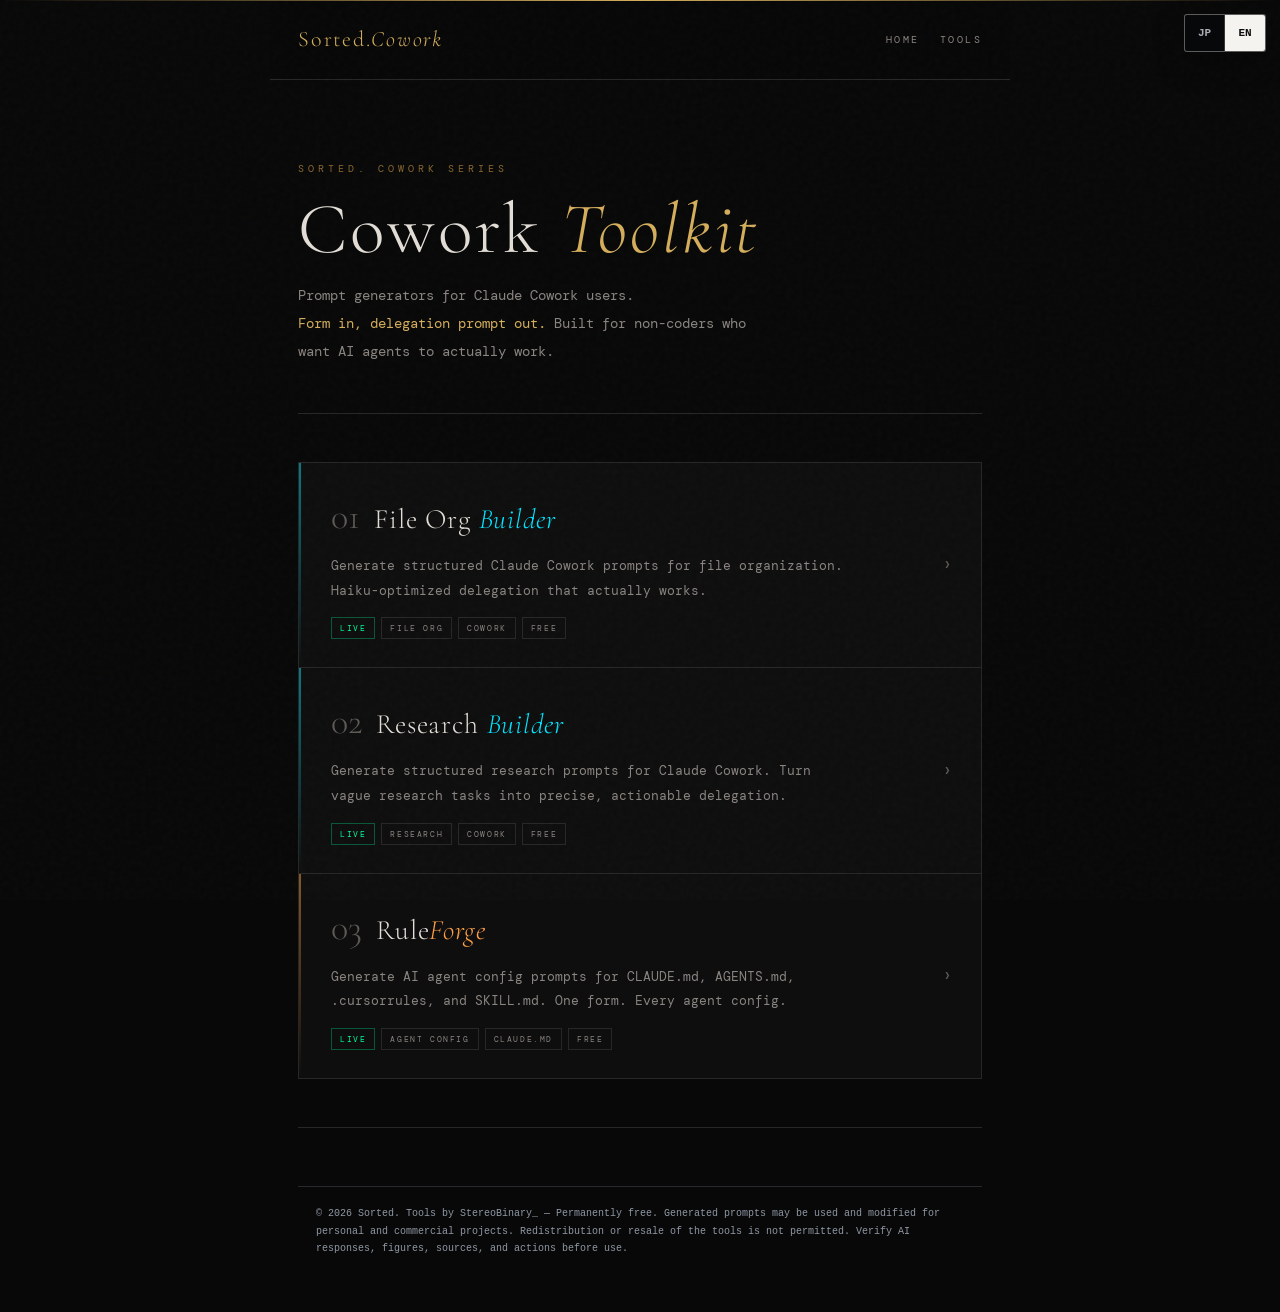
<file: sorted-cowork/index.html>
<!DOCTYPE html>
<html lang="en">
<head>
  <meta charset="UTF-8" />
  <meta name="viewport" content="width=device-width, initial-scale=1.0" />
  <title>Sorted.Cowork — Prompt Toolkit for Claude Cowork</title>
  <meta name="description" content="Prompt toolkit for Claude Cowork users. File organization, research, and AI agent config generation." />
  <meta property="og:title" content="Sorted.Cowork — Prompt Toolkit for Claude Cowork" />
  <meta property="og:description" content="Form in, delegation prompt out. Built for non-coders who want Cowork to actually work." />
  <meta property="og:type" content="website" />
  <meta property="og:url" content="https://yumakakuya.github.io/sorted-cowork/" />
  <meta property="og:image" content="https://yumakakuya.github.io/ogp-tools.png" />
  <meta property="og:image:width" content="1200" />
  <meta property="og:image:height" content="630" />
  <meta name="twitter:card" content="summary_large_image" />
  <meta name="twitter:title" content="Sorted.Cowork — Prompt Toolkit for Claude Cowork" />
  <meta name="twitter:description" content="Form in, delegation prompt out. Free tools for indie hackers & creators." />
  <meta name="twitter:image" content="https://yumakakuya.github.io/ogp-tools.png" />
  <meta name="twitter:creator" content="@null_founder" />
  <link rel="preconnect" href="https://fonts.googleapis.com" />
  <link href="https://fonts.googleapis.com/css2?family=Cormorant+Garamond:ital,wght@0,300;0,400;0,600;1,300&family=DM+Mono:wght@300;400&display=swap" rel="stylesheet" />
  <style>
    :root {
      --bg:       #080808;
      --bg2:      #0e0e0e;
      --bg3:      #161616;
      --gold:     #d4ae5c;
      --gold-dim: #8a6830;
      --gold-glow:rgba(212,174,92,0.18);
      --green:    #00ff9d;
      --text:     #e2ddd6;
      --text-dim: #8a8480;
      --text-sub: #5e5a56;
      --border:   #272727;
      --font-serif:'Cormorant Garamond', Georgia, serif;
      --font-mono: 'DM Mono', 'Courier New', monospace;
    }
    *, *::before, *::after { box-sizing:border-box; margin:0; padding:0; }
    html { scroll-behavior:smooth; }
    body {
      background: var(--bg);
      color: var(--text);
      font-family: var(--font-mono);
      font-size: 13px;
      line-height: 1.75;
      min-height: 100vh;
      overflow-x: hidden;
    }
    body::before {
      content:'';
      position:fixed; inset:0;
      background-image:url("data:image/svg+xml,%3Csvg viewBox='0 0 200 200' xmlns='http://www.w3.org/2000/svg'%3E%3Cfilter id='n'%3E%3CfeTurbulence type='fractalNoise' baseFrequency='0.85' numOctaves='4' stitchTiles='stitch'/%3E%3C/filter%3E%3Crect width='100%25' height='100%25' filter='url(%23n)'/%3E%3C/svg%3E");
      opacity:0.025; pointer-events:none; z-index:9999;
    }
    body::after {
      content:'';
      position:fixed; top:0; left:0; right:0; height:1px;
      background: linear-gradient(90deg, transparent, var(--gold), transparent);
      z-index:200;
    }

    .container { max-width:740px; margin:0 auto; padding:0 28px; }

    nav {
      padding: 20px 28px;
      display: flex; align-items:center; justify-content:space-between;
      max-width:740px; margin:0 auto;
      position:sticky; top:0; z-index:100;
      background: rgba(8,8,8,0.92);
      backdrop-filter: blur(12px);
      border-bottom: 1px solid var(--border);
    }
    .nav-logo {
      font-family:var(--font-serif);
      font-size:22px; font-weight:300;
      color:var(--gold);
      letter-spacing:0.08em;
      text-decoration:none;
    }
    .nav-links { display:flex; gap:20px; }
    .nav-links a {
      font-size:10px; letter-spacing:0.25em; text-transform:uppercase;
      color:var(--text-dim); text-decoration:none;
      transition:color 0.2s;
    }
    .nav-links a:hover { color:var(--gold); }

    .hero { padding:80px 0 48px; border-bottom:1px solid var(--border); }
    .hero-eyebrow {
      font-size:10px; letter-spacing:0.4em; text-transform:uppercase;
      color:var(--gold-dim); margin-bottom:16px;
      opacity:0; animation: rise 0.6s 0.2s forwards;
    }
    @keyframes rise { from{opacity:0;transform:translateY(8px)} to{opacity:1;transform:none} }
    .hero-title {
      font-family:var(--font-serif);
      font-size: clamp(40px, 8vw, 72px);
      font-weight:300; line-height:1;
      letter-spacing:0.04em; color:var(--text);
      margin-bottom:16px;
      opacity:0; animation: rise 0.7s 0.4s forwards;
    }
    .hero-title em { color:var(--gold); font-style:italic; }
    .hero-desc {
      font-size:14px; line-height:2; color:var(--text-dim);
      max-width:480px;
      opacity:0; animation: rise 0.6s 0.6s forwards;
    }
    .hero-desc .hl { color:var(--gold); }

    .tools-grid {
      display:grid; gap:1px; background:var(--border);
      border:1px solid var(--border);
      margin:48px 0;
    }
    .tool-card {
      background:var(--bg2); padding:32px 28px 28px 32px;
      position:relative; overflow:hidden;
      transition: background 0.3s;
      text-decoration:none; color:inherit;
      display:block;
    }
    .tool-card:hover { background:var(--bg3); }
    .tool-card::before {
      content:''; position:absolute; top:0; left:0;
      width:2px; height:100%;
      transition: background 0.3s;
    }

    .tool-card-head {
      display:flex; align-items:baseline; gap:14px; margin-bottom:10px;
    }
    .tool-num {
      font-family:var(--font-serif);
      font-size:36px; font-weight:300;
      color:var(--text-sub); line-height:1;
    }
    .tool-name {
      font-family:var(--font-serif);
      font-size:28px; font-weight:300;
      color:var(--text); letter-spacing:0.03em;
    }

    .tool-desc {
      font-size:13px; line-height:1.9; color:var(--text-dim);
      margin-bottom:14px; max-width:520px;
    }

    .tool-tags { display:flex; flex-wrap:wrap; gap:6px; }
    .tag {
      font-size:8px; letter-spacing:0.2em; color:var(--text-dim);
      border:1px solid var(--border); padding:3px 8px; text-transform:uppercase;
    }
    .tag-live { color:var(--green); border-color:rgba(0,255,157,0.3); }

    .tool-arrow {
      position:absolute; top:50%; right:28px; transform:translateY(-50%);
      font-size:18px; color:var(--text-sub);
      transition: color 0.3s, transform 0.3s;
    }
    .tool-card:hover .tool-arrow {
      color:var(--gold); transform:translateY(-50%) translateX(4px);
    }

    /* Accent colors per card */
    .card-cyan::before { background: linear-gradient(180deg, rgba(0,229,255,0.5), transparent); }
    .card-cyan:hover::before { background: linear-gradient(180deg, #00e5ff, rgba(0,229,255,0.5)); }
    .card-orange::before { background: linear-gradient(180deg, rgba(255,159,67,0.5), transparent); }
    .card-orange:hover::before { background: linear-gradient(180deg, #ff9f43, rgba(255,159,67,0.5)); }

    .section {
      opacity:0; transform:translateY(12px);
      transition: opacity 0.7s ease, transform 0.7s ease;
    }
    .section.visible { opacity:1; transform:none; }

    .footer { padding:36px 0; text-align:center; border-top:1px solid var(--border); }
    .footer-txt { font-size:9px; letter-spacing:0.25em; color:var(--text-dim); text-transform:uppercase; }
    .footer-txt .hl { color:var(--gold-dim); }

    @media(max-width:600px){
      .tool-name { font-size:22px; }
      .tool-num { font-size:28px; }
    }
  </style>
  <link rel="stylesheet" href="../sorted-common.css" />
</head>
<body>

  <nav>
    <a class="nav-logo" href="../">Sorted.<em style="color:var(--gold);font-style:italic;">Cowork</em></a>
    <div class="nav-links">
      <a href="../">Home</a>
      <a href="../sorted-tools/">Tools</a>
    </div>
  </nav>

  <div class="container">

    <section class="hero">
      <div class="hero-eyebrow">Sorted. Cowork Series</div>
      <h1 class="hero-title">Cowork <em>Toolkit</em></h1>
      <p class="hero-desc">
        Prompt generators for Claude Cowork users.<br>
        <span class="hl">Form in, delegation prompt out.</span> Built for non-coders who want AI agents to actually work.
      </p>
    </section>

    <section class="section">
      <div class="tools-grid">

        <a class="tool-card card-cyan" href="file-org/">
          <div class="tool-card-head">
            <span class="tool-num">01</span>
            <span class="tool-name">File Org <em style="color:#00e5ff;">Builder</em></span>
          </div>
          <p class="tool-desc">Generate structured Claude Cowork prompts for file organization. Haiku-optimized delegation that actually works.</p>
          <div class="tool-tags">
            <span class="tag tag-live">Live</span>
            <span class="tag">File Org</span>
            <span class="tag">Cowork</span>
            <span class="tag">Free</span>
          </div>
          <span class="tool-arrow">&rsaquo;</span>
        </a>

        <a class="tool-card card-cyan" href="research/">
          <div class="tool-card-head">
            <span class="tool-num">02</span>
            <span class="tool-name">Research <em style="color:#00e5ff;">Builder</em></span>
          </div>
          <p class="tool-desc">Generate structured research prompts for Claude Cowork. Turn vague research tasks into precise, actionable delegation.</p>
          <div class="tool-tags">
            <span class="tag tag-live">Live</span>
            <span class="tag">Research</span>
            <span class="tag">Cowork</span>
            <span class="tag">Free</span>
          </div>
          <span class="tool-arrow">&rsaquo;</span>
        </a>

        <a class="tool-card card-orange" href="ruleforge/">
          <div class="tool-card-head">
            <span class="tool-num">03</span>
            <span class="tool-name">Rule<em style="color:#ff9f43;">Forge</em></span>
          </div>
          <p class="tool-desc">Generate AI agent config prompts for CLAUDE.md, AGENTS.md, .cursorrules, and SKILL.md. One form. Every agent config.</p>
          <div class="tool-tags">
            <span class="tag tag-live">Live</span>
            <span class="tag">Agent Config</span>
            <span class="tag">CLAUDE.md</span>
            <span class="tag">Free</span>
          </div>
          <span class="tool-arrow">&rsaquo;</span>
        </a>

      </div>
    </section>

    <footer class="footer">
      <div class="footer-txt"><span class="hl">Sorted.</span> Cowork — by StereoBinary_ · 2026</div>
    </footer>

  </div>

  <script>
    const obs = new IntersectionObserver(es => es.forEach(e => {
      if(e.isIntersecting){ e.target.classList.add('visible'); obs.unobserve(e.target); }
    }), { threshold: 0.08 });
    document.querySelectorAll('.section').forEach(s => obs.observe(s));
  </script>
  <script src="../sorted-common.js"></script>
</body>
</html>
</file>
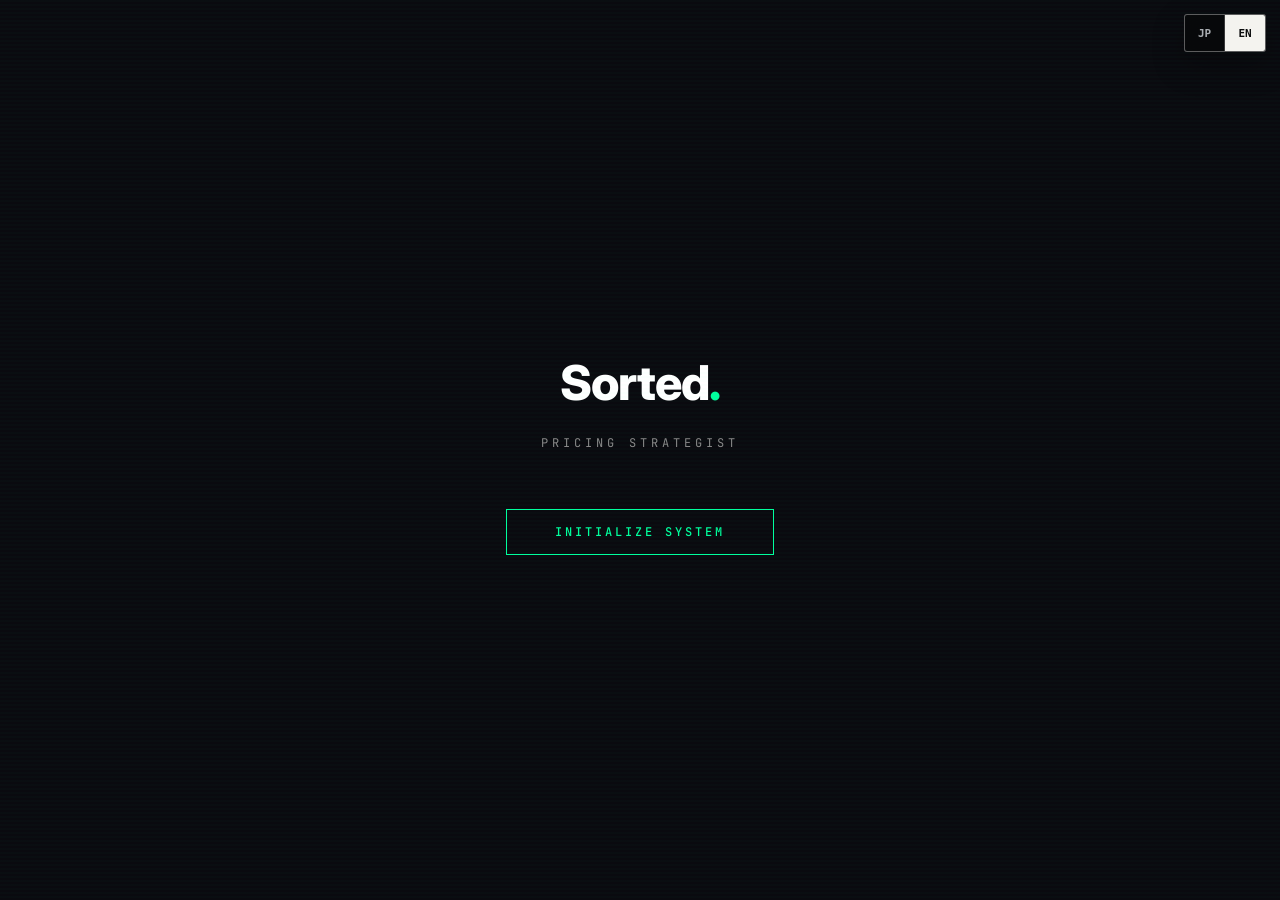
<file: sorted-pricing-strategy/index.html>
<!DOCTYPE html>
<html lang="ja">
<head>
    <meta charset="UTF-8">
    <meta name="viewport" content="width=device-width, initial-scale=1.0">
    <title>Pricing Strategy Free | Sorted. Tools</title>
    <meta name="robots" content="noindex,follow">
    <meta http-equiv="refresh" content="0; url=/sorted-tools/pricing-strategy/">
    <link rel="canonical" href="https://yumakakuya.github.io/sorted-tools/pricing-strategy/">
    <script>
        const next = new URL('/sorted-tools/pricing-strategy/', window.location.origin);
        next.search = window.location.search;
        next.hash = window.location.hash;
        window.location.replace(next.href);
    </script>

    <!-- Google Fonts: preconnect + load -->
    <link rel="preconnect" href="https://fonts.googleapis.com">
    <link rel="preconnect" href="https://fonts.gstatic.com" crossorigin>
    <link href="https://fonts.googleapis.com/css2?family=Inter:wght@400;600;800&family=JetBrains+Mono:wght@500&display=swap" rel="stylesheet">

    <style>
        /* ============================================
           CSS VARIABLES — Sorted. Design System
           ============================================ */
        :root {
            --bg: #0a0a0f;
            --surface: #13131f;
            --surface-lighter: #1c1c2e;
            --border: #2a2a3e;
            --accent: #00ff9d;
            --accent-dim: rgba(0, 255, 157, 0.1);
            --text: #e8e8f0;
            --muted: #888;
            --red: #ff6b6b;
            --red-dim: rgba(255, 107, 107, 0.1);
            --yellow: #ffcc00;
            --yellow-dim: rgba(255, 204, 0, 0.1);
            --purple: #a29bfe;
            --purple-dim: rgba(162, 155, 254, 0.15);
            --teal: #00cec9;
            --teal-dim: rgba(0, 206, 201, 0.1);
        }

        /* ============================================
           RESET & BASE
           ============================================ */
        * {
            box-sizing: border-box;
            margin: 0;
            padding: 0;
            outline: none;
        }

        body, html {
            min-height: 100%;
            background: var(--bg);
            color: var(--text);
            font-family: 'Inter', sans-serif;
            font-size: 14px;
            line-height: 1.6;
            overflow-x: hidden;
            user-select: none;
            -webkit-user-select: none;
        }

        /* Subtle radial glow background */
        body::before {
            content: '';
            position: fixed;
            top: 0;
            left: 0;
            right: 0;
            bottom: 0;
            background:
                radial-gradient(ellipse 80% 50% at 10% -10%, rgba(0, 255, 157, 0.03) 0%, transparent 60%),
                radial-gradient(ellipse 60% 40% at 90% 110%, rgba(162, 155, 254, 0.03) 0%, transparent 60%);
            pointer-events: none;
            z-index: 0;
        }

        /* ============================================
           ANIMATIONS
           ============================================ */
        @keyframes fadeUp {
            from { opacity: 0; transform: translateY(16px); }
            to { opacity: 1; transform: translateY(0); }
        }

        @keyframes fadeDown {
            from { opacity: 1; transform: translateY(0); }
            to { opacity: 0; transform: translateY(-12px); }
        }

        @keyframes pulse {
            0%, 100% { opacity: 1; }
            50% { opacity: 0.4; }
        }

        @keyframes blink {
            0%, 100% { opacity: 1; }
            50% { opacity: 0; }
        }

        .fade-in {
            animation: fadeUp 0.45s cubic-bezier(.22, 1, .36, 1) forwards;
        }

        .fade-out {
            animation: fadeDown 0.35s ease forwards;
        }

        .hidden {
            display: none !important;
        }

        /* ============================================
           SPLASH SCREEN
           ============================================ */
        #splash {
            position: fixed;
            inset: 0;
            background: var(--bg);
            display: flex;
            flex-direction: column;
            align-items: center;
            justify-content: center;
            z-index: 9999;
            overflow: hidden;
        }

        /* Scanline overlay */
        #splash::after {
            content: '';
            position: absolute;
            inset: 0;
            background: repeating-linear-gradient(
                0deg,
                transparent,
                transparent 2px,
                rgba(0, 255, 157, 0.015) 2px,
                rgba(0, 255, 157, 0.015) 4px
            );
            pointer-events: none;
        }

        .splash-brand {
            font-size: 48px;
            font-weight: 800;
            color: #fff;
            letter-spacing: -1px;
            animation: fadeUp 0.6s ease forwards;
        }

        .splash-brand .dot {
            color: var(--accent);
        }

        .splash-sub {
            margin-top: 12px;
            font-family: 'JetBrains Mono', monospace;
            font-size: 12px;
            color: var(--muted);
            letter-spacing: 4px;
            animation: fadeUp 0.6s 0.15s ease both;
        }

        .splash-btn {
            margin-top: 56px;
            padding: 14px 48px;
            background: transparent;
            border: 1px solid var(--accent);
            color: var(--accent);
            font-family: 'JetBrains Mono', monospace;
            font-size: 12px;
            font-weight: 500;
            letter-spacing: 3px;
            cursor: pointer;
            transition: all 0.25s;
            position: relative;
            overflow: hidden;
            animation: fadeUp 0.6s 0.4s ease both;
        }

        .splash-btn::before {
            content: '';
            position: absolute;
            inset: 0;
            background: var(--accent);
            transform: translateX(-101%);
            transition: transform 0.3s ease;
        }

        .splash-btn:hover::before {
            transform: translateX(0);
        }

        .splash-btn:hover {
            color: #000;
        }

        .splash-btn span {
            position: relative;
            z-index: 1;
        }

        /* ============================================
           HEADER — sticky
           ============================================ */
        header {
            position: sticky;
            top: 0;
            z-index: 100;
            padding: 14px 32px;
            background: rgba(10, 10, 15, 0.88);
            backdrop-filter: blur(20px);
            -webkit-backdrop-filter: blur(20px);
            border-bottom: 1px solid var(--border);
            display: flex;
            justify-content: space-between;
            align-items: center;
        }

        .brand {
            font-size: 16px;
            font-weight: 800;
            color: #fff;
            letter-spacing: -0.5px;
        }

        .brand .dot {
            color: var(--accent);
            font-style: normal;
        }

        .badge {
            background: var(--accent);
            color: #000;
            font-size: 9px;
            font-weight: 800;
            padding: 2px 7px;
            border-radius: 3px;
            letter-spacing: 1px;
            margin-left: 8px;
            vertical-align: middle;
        }

        .header-right {
            font-family: 'JetBrains Mono', monospace;
            font-size: 11px;
            color: var(--muted);
            display: flex;
            align-items: center;
            gap: 12px;
        }

        .header-tool-name {
            color: var(--text);
            letter-spacing: 1px;
        }

        .header-version {
            color: var(--muted);
        }

        .tool-grid {
            display: grid;
            grid-template-columns: repeat(auto-fit, minmax(180px, 1fr));
            gap: 12px;
            padding: 20px 32px 0;
            background: var(--surface);
            border-bottom: 1px solid var(--border);
        }

        .tool-card {
            display: block;
            background: rgba(255,255,255,0.02);
            border: 1px solid var(--border);
            border-radius: 10px;
            padding: 14px 15px;
            color: var(--text);
            text-decoration: none;
            transition: border-color 0.2s, transform 0.2s, background 0.2s;
        }

        .tool-card:hover {
            transform: translateY(-1px);
            background: rgba(255,255,255,0.04);
            border-color: #444;
        }

        .tool-card.planned {
            color: var(--muted);
            cursor: default;
        }

        .tool-card.planned:hover {
            transform: none;
            background: rgba(255,255,255,0.02);
            border-color: var(--border);
        }

        .tool-card.active {
            border-color: #a29bfe;
            background: rgba(162, 155, 254, 0.15);
        }

        .tool-card.live {
            border-color: rgba(0, 255, 157, 0.24);
        }

        .tool-card-kicker {
            display: block;
            font-family: 'JetBrains Mono', monospace;
            font-size: 10px;
            color: var(--muted);
            margin-bottom: 7px;
            letter-spacing: 0.8px;
            text-transform: uppercase;
        }

        .tool-card-title {
            display: block;
            font-family: 'JetBrains Mono', monospace;
            font-size: 13px;
            color: var(--text);
            margin-bottom: 8px;
        }

        .tool-card-desc {
            display: block;
            font-size: 12px;
            line-height: 1.6;
            color: var(--muted);
        }

        /* ============================================
           SERIES NAV BAR
           ============================================ */
        .series-nav {
            display: flex;
            gap: 0;
            border-bottom: 1px solid var(--border);
            background: var(--surface);
            padding: 0 32px;
            overflow-x: auto;
            scrollbar-width: none;
        }

        .series-nav::-webkit-scrollbar {
            display: none;
        }

        .series-tab {
            display: flex;
            align-items: center;
            gap: 8px;
            padding: 11px 18px;
            font-size: 11px;
            font-weight: 600;
            letter-spacing: 0.5px;
            color: var(--muted);
            border-bottom: 2px solid transparent;
            white-space: nowrap;
            cursor: default;
            transition: all 0.2s;
            font-family: 'JetBrains Mono', monospace;
            text-decoration: none;
        }

        .series-tab.done {
            color: #666;
        }

        .series-tab.active {
            color: #a29bfe;
            border-bottom-color: #a29bfe;
            background: rgba(162, 155, 254, 0.15);
        }

        .series-tab.upcoming {
            color: #555;
        }

        /* ============================================
           SAFETY BAR
           ============================================ */
        .safety-bar {
            display: flex;
            align-items: center;
            gap: 10px;
            padding: 10px 32px;
            background: var(--surface);
            border-bottom: 1px solid var(--border);
            font-family: 'JetBrains Mono', monospace;
            font-size: 11px;
        }

        .safety-dot {
            width: 8px;
            height: 8px;
            border-radius: 50%;
            background: #555;
            transition: background 0.3s;
        }

        .safety-dot.green {
            background: var(--accent);
            box-shadow: 0 0 6px rgba(0, 255, 157, 0.4);
        }

        .safety-dot.yellow {
            background: var(--yellow);
            box-shadow: 0 0 6px rgba(255, 204, 0, 0.4);
        }

        .safety-dot.red {
            background: var(--red);
            box-shadow: 0 0 6px rgba(255, 107, 107, 0.4);
        }

        .safety-label {
            color: var(--muted);
            flex: 1;
        }

        .safety-btn {
            background: transparent;
            border: 1px solid var(--border);
            color: var(--muted);
            padding: 4px 12px;
            border-radius: 4px;
            cursor: pointer;
            font-family: 'JetBrains Mono', monospace;
            font-size: 10px;
            letter-spacing: 0.5px;
            transition: all 0.2s;
        }

        .safety-btn:hover {
            border-color: var(--accent);
            color: var(--accent);
        }

        /* ============================================
           SAFETY REPORT (readiness checklist)
           ============================================ */
        .safety-report {
            background: var(--surface);
            border-bottom: 1px solid var(--border);
            padding: 16px 32px;
            font-family: 'JetBrains Mono', monospace;
            font-size: 11px;
            line-height: 2;
            color: var(--muted);
        }

        .safety-report .check-ok {
            color: var(--accent);
        }

        .safety-report .check-fail {
            color: var(--red);
        }

        .safety-report .check-warn {
            color: var(--yellow);
        }

        /* ============================================
           LAYOUT
           ============================================ */
        #app {
            display: none;
            flex-direction: column;
            min-height: 100vh;
            position: relative;
            z-index: 1;
        }

        .main {
            max-width: 860px;
            margin: 0 auto;
            width: 100%;
            padding: 32px 24px 60px;
        }

        /* ============================================
           FORM CARDS
           ============================================ */
        .card {
            background: var(--surface);
            border: 1px solid var(--border);
            border-radius: 12px;
            margin-bottom: 20px;
            overflow: hidden;
            transition: border-color 0.3s;
        }

        .card:hover {
            border-color: #3a3a50;
        }

        .card-header {
            padding: 13px 22px;
            background: var(--surface-lighter);
            border-bottom: 1px solid var(--border);
            display: flex;
            align-items: center;
            gap: 10px;
        }

        .dot {
            width: 7px;
            height: 7px;
            border-radius: 50%;
        }

        .card-header-label {
            font-size: 11px;
            font-weight: 800;
            letter-spacing: 1.5px;
            color: #fff;
            font-family: 'JetBrains Mono', monospace;
        }

        .card-body {
            padding: 24px;
            display: grid;
            grid-template-columns: 1fr 1fr;
            gap: 18px;
        }

        .full {
            grid-column: 1 / -1;
        }

        /* ============================================
           FORM ELEMENTS
           ============================================ */
        label {
            display: block;
            color: var(--muted);
            font-size: 11px;
            font-weight: 600;
            margin-bottom: 7px;
            letter-spacing: 0.5px;
            text-transform: uppercase;
        }

        .req {
            color: var(--red);
            margin-left: 3px;
        }

        input, select, textarea {
            width: 100%;
            background: #08080f;
            border: 1px solid var(--border);
            color: var(--text);
            padding: 11px 14px;
            border-radius: 8px;
            font-size: 13px;
            font-family: 'Inter', sans-serif;
            transition: border-color 0.2s, box-shadow 0.2s;
        }

        input:focus, select:focus, textarea:focus {
            border-color: var(--accent);
            box-shadow: 0 0 0 2px var(--accent-dim);
        }

        input::placeholder, textarea::placeholder {
            color: #333350;
        }

        select option {
            background: #0f0f1c;
        }

        textarea {
            resize: vertical;
            min-height: 80px;
            line-height: 1.5;
        }

        /* Price input row with currency selector */
        .price-row {
            display: flex;
            gap: 10px;
        }

        .price-row select {
            width: 120px;
            flex-shrink: 0;
        }

        .price-row input {
            flex: 1;
        }

        /* ============================================
           TAGS (multi-select buttons)
           ============================================ */
        .tags {
            display: flex;
            flex-wrap: wrap;
            gap: 8px;
            margin-top: 2px;
        }

        .tag-btn {
            background: transparent;
            border: 1px solid var(--border);
            color: var(--muted);
            padding: 7px 14px;
            border-radius: 20px;
            cursor: pointer;
            font-size: 12px;
            font-weight: 600;
            transition: all 0.18s;
            font-family: 'Inter', sans-serif;
        }

        .tag-btn:hover {
            border-color: #3a3a50;
            color: var(--text);
        }

        .tag-btn.active {
            background: var(--accent-dim);
            border-color: var(--accent);
            color: var(--accent);
        }

        .tag-btn.active-purple {
            background: var(--purple-dim);
            border-color: var(--purple);
            color: var(--purple);
        }

        /* ============================================
           SOFT-WARN (vague word detection)
           ============================================ */
        .soft-warn {
            margin-top: 5px;
            font-size: 11px;
            color: var(--yellow);
            font-family: 'JetBrains Mono', monospace;
            display: none;
        }

        .soft-warn.visible {
            display: block;
        }

        /* ============================================
           FORM ACTIONS
           ============================================ */
        .form-actions {
            display: flex;
            gap: 12px;
            margin-top: 8px;
        }

        .generate-btn {
            flex: 1;
            background: var(--accent);
            color: #000;
            border: none;
            padding: 16px;
            border-radius: 10px;
            cursor: pointer;
            font-weight: 800;
            font-size: 13px;
            letter-spacing: 2px;
            transition: all 0.2s;
            font-family: 'JetBrains Mono', monospace;
            box-shadow: 0 0 24px rgba(0, 255, 157, 0.15);
        }

        .generate-btn:hover:not(:disabled) {
            box-shadow: 0 0 40px rgba(0, 255, 157, 0.25);
            transform: translateY(-1px);
        }

        .generate-btn:disabled {
            opacity: 0.35;
            cursor: not-allowed;
            box-shadow: none;
        }

        .reset-btn {
            background: transparent;
            color: var(--muted);
            border: 1px solid var(--border);
            padding: 16px 24px;
            border-radius: 10px;
            cursor: pointer;
            font-weight: 600;
            font-size: 12px;
            transition: all 0.2s;
            font-family: 'JetBrains Mono', monospace;
        }

        .reset-btn:hover {
            border-color: var(--red);
            color: var(--red);
        }

        /* ============================================
           RESULT VIEW
           ============================================ */
        #resultView {
            display: none;
        }

        .result-status {
            font-family: 'JetBrains Mono', monospace;
            font-size: 12px;
            color: var(--accent);
            margin-bottom: 16px;
            display: flex;
            align-items: center;
            gap: 8px;
        }

        .result-status::before {
            content: '>';
            animation: pulse 1.5s infinite;
        }

        /* Terminal window */
        .terminal {
            background: #04040a;
            border: 1px solid var(--border);
            border-radius: 12px;
            overflow: hidden;
            box-shadow: 0 12px 40px rgba(0, 0, 0, 0.4);
        }

        .terminal-bar {
            background: var(--surface-lighter);
            padding: 9px 16px;
            border-bottom: 1px solid var(--border);
            display: flex;
            align-items: center;
            gap: 8px;
            font-family: 'JetBrains Mono', monospace;
            font-size: 11px;
            color: var(--muted);
        }

        .t-dot {
            width: 10px;
            height: 10px;
            border-radius: 50%;
        }

        .prompt-length {
            margin-left: auto;
            color: var(--accent);
            font-size: 10px;
        }

        .result-box {
            padding: 28px 32px;
            font-family: 'JetBrains Mono', monospace;
            color: #b0b0d0;
            white-space: pre-wrap;
            height: 500px;
            overflow-y: auto;
            font-size: 12.5px;
            line-height: 1.7;
            user-select: text;
            -webkit-user-select: text;
        }

        .result-box::-webkit-scrollbar {
            width: 5px;
        }

        .result-box::-webkit-scrollbar-thumb {
            background: #2a2a40;
            border-radius: 3px;
        }

        /* Result action buttons */
        .result-actions {
            margin-top: 20px;
            display: flex;
            flex-direction: column;
            gap: 12px;
        }

        .copy-btn {
            width: 100%;
            background: var(--accent);
            color: #000;
            border: none;
            padding: 16px;
            border-radius: 10px;
            cursor: pointer;
            font-weight: 800;
            font-size: 14px;
            letter-spacing: 1px;
            transition: all 0.3s;
            font-family: 'JetBrains Mono', monospace;
        }

        .copy-btn:hover {
            box-shadow: 0 0 32px rgba(0, 255, 157, 0.2);
        }

        .back-btn {
            width: 100%;
            background: transparent;
            color: var(--muted);
            border: 1px solid var(--border);
            padding: 13px;
            border-radius: 8px;
            cursor: pointer;
            font-weight: 600;
            font-size: 12px;
            transition: all 0.2s;
            font-family: 'JetBrains Mono', monospace;
        }

        .back-btn:hover {
            border-color: #3a3a50;
            color: var(--text);
        }

        /* ============================================
           FOOTER
           ============================================ */
        footer {
            text-align: center;
            padding: 28px;
            color: var(--muted);
            font-size: 11px;
            border-top: 1px solid var(--border);
            margin-top: auto;
            font-family: 'JetBrains Mono', monospace;
        }

        /* ============================================
           RESPONSIVE
           ============================================ */
        @media (max-width: 640px) {
            .card-body {
                grid-template-columns: 1fr;
            }

            header {
                padding: 12px 16px;
            }

            .main {
                padding: 20px 16px 40px;
            }

            .series-nav {
                padding: 0 16px;
            }

            .series-tab {
                padding: 10px 12px;
                font-size: 10px;
            }

            .safety-bar {
                padding: 10px 16px;
            }

            .safety-report {
                padding: 12px 16px;
            }

            .price-row {
                flex-direction: column;
            }

            .price-row select {
                width: 100%;
            }

            .form-actions {
                flex-direction: column;
            }
        }
    </style>
</head>
<body>

<!-- ============================================
     SPLASH SCREEN
     ============================================ -->
<div id="splash">
    <div class="splash-brand">Sorted<span class="dot">.</span></div>
    <div class="splash-sub">PRICING STRATEGIST</div>
    <button class="splash-btn" onclick="startApp()"><span>INITIALIZE SYSTEM</span></button>
</div>

<!-- ============================================
     APP CONTAINER
     ============================================ -->
<div id="app">

    <!-- HEADER -->
    <header>
        <div class="brand">Sorted<span class="dot">.</span> Tools <span class="badge">FREE</span></div>
        <div class="header-right">
            <span class="header-tool-name">PRICING STRATEGIST</span>
            <span class="header-version">v1.0.0 / FREE</span>
        </div>
    </header>

    <!-- SERIES NAV -->
    <div class="tool-grid">
        <a class="tool-card live" href="/sorted-tools/">
            <span class="tool-card-kicker">Series 1 / Tool 01 / Live</span>
            <span class="tool-card-title">Revenue Forecast</span>
            <span class="tool-card-desc">Open the revenue and business-plan builder.</span>
        </a>
        <div class="tool-card planned">
            <span class="tool-card-kicker">Series 1 / Tool 02 / Planned</span>
            <span class="tool-card-title">ASO Optimizer</span>
            <span class="tool-card-desc">Not public yet.</span>
        </div>
        <div class="tool-card planned">
            <span class="tool-card-kicker">Series 1 / Tool 03 / Planned</span>
            <span class="tool-card-title">Pitch Deck</span>
            <span class="tool-card-desc">Not public yet.</span>
        </div>
        <div class="tool-card active">
            <span class="tool-card-kicker">Series 1 / Tool 04 / Live</span>
            <span class="tool-card-title">Pricing Strategy</span>
            <span class="tool-card-desc">Current tool.</span>
        </div>
        <a class="tool-card live" href="/sorted-competitor-research/">
            <span class="tool-card-kicker">Series 1 / Tool 05 / Live</span>
            <span class="tool-card-title">Competitor Research</span>
            <span class="tool-card-desc">Open the competitor and positioning builder.</span>
        </a>
    </div>

    <!-- SAFETY BAR -->
    <div class="safety-bar">
        <div class="safety-dot" id="safetyDot"></div>
        <span class="safety-label" id="safetyLabel">入力待ち...</span>
        <button class="safety-btn" id="safetyBtn" onclick="toggleReadinessReport()">READINESS CHECK &#9660;</button>
    </div>

    <!-- SAFETY REPORT (hidden by default) -->
    <div class="safety-report hidden" id="safetyReport"></div>

    <!-- MAIN CONTENT -->
    <main class="main" id="formView">

        <!-- ==========================================
             CARD 1: PRODUCT INFO
             ========================================== -->
        <div class="card fade-in" style="border-top: 3px solid #00ff9d;">
            <div class="card-header">
                <div class="dot" style="background: #00ff9d;"></div>
                <div class="card-header-label">プロダクト情報</div>
            </div>
            <div class="card-body">
                <div>
                    <label>アプリ / サービス名 <span class="req">&#9733;必須</span></label>
                    <input type="text" id="appName" placeholder="例: FitTracker Pro、MealPlan SaaS">
                </div>
                <div>
                    <label>カテゴリ</label>
                    <select id="category">
                        <option>モバイルアプリ（iOS/Android）</option>
                        <option>Web SaaS</option>
                        <option>デスクトップアプリ</option>
                        <option>デジタルコンテンツ</option>
                        <option>プラグイン / 拡張機能</option>
                        <option>フィジカルプロダクト</option>
                        <option>その他</option>
                    </select>
                </div>
                <div>
                    <label>プラットフォーム</label>
                    <select id="platform">
                        <option>iOS のみ</option>
                        <option>iOS &amp; Android</option>
                        <option>Android のみ</option>
                        <option>Web アプリ / SaaS</option>
                        <option>クロスプラットフォーム</option>
                    </select>
                </div>
                <div>
                    <label>開発ステージ</label>
                    <select id="stage">
                        <option>未リリース（価格未定）</option>
                        <option>リリース直前</option>
                        <option>リリース済み・修正中</option>
                        <option>スケールフェーズ</option>
                    </select>
                </div>
                <div class="full">
                    <label>コアバリュー（価値提案） <span class="req">&#9733;必須</span></label>
                    <input type="text" id="coreValue" placeholder="例: AI写真認識で忙しいビジネスパーソンが3秒以内にカロリーを記録できる">
                    <div class="soft-warn" id="coreValueVagueWarn"></div>
                </div>
                <div>
                    <label>年間ターゲットユーザー数</label>
                    <input type="text" id="targetUsers" placeholder="例: 1,280ユーザー（3年目）">
                </div>
            </div>
        </div>

        <!-- ==========================================
             CARD 2: CURRENT PRICING HYPOTHESIS
             ========================================== -->
        <div class="card fade-in" style="border-top: 3px solid #a29bfe;">
            <div class="card-header">
                <div class="dot" style="background: #a29bfe;"></div>
                <div class="card-header-label">現在の価格仮説</div>
            </div>
            <div class="card-body">
                <div class="full">
                    <label>マネタイズモデル（複数選択可）</label>
                    <div class="tags" id="model-tags"></div>
                </div>
                <div class="full">
                    <label>想定価格 <span class="req">&#9733;必須</span></label>
                    <div class="price-row">
                        <select id="priceCurrency">
                            <option value="&yen;">&yen; JPY</option>
                            <option value="$">$ USD</option>
                            <option value="&euro;">&euro; EUR</option>
                        </select>
                        <input type="text" id="price" placeholder="例: 480">
                    </div>
                </div>
                <div>
                    <label>価格設定の根拠</label>
                    <select id="basis">
                        <option>直感（リサーチなし）</option>
                        <option>競合の価格をベンチマーク</option>
                        <option>ユニットエコノミクス（LTV/CAC）逆算</option>
                        <option>ユーザーインタビュー/アンケート</option>
                        <option>市場調査レポート</option>
                    </select>
                </div>
                <div>
                    <label>最大の懸念点</label>
                    <select id="concern">
                        <option>安すぎて安っぽいと思われる</option>
                        <option>高すぎて買ってもらえない</option>
                        <option>サブスクか買い切りかで迷っている</option>
                        <option>地域によって価格を変えるべきか</option>
                        <option>プラットフォーム手数料（30%）の手残り</option>
                    </select>
                </div>
            </div>
        </div>

        <!-- ==========================================
             CARD 3: MARKET & COMPETITORS
             ========================================== -->
        <div class="card fade-in" style="border-top: 3px solid #ff6b6b;">
            <div class="card-header">
                <div class="dot" style="background: #ff6b6b;"></div>
                <div class="card-header-label">市場 &amp; 競合</div>
            </div>
            <div class="card-body">
                <div class="full">
                    <label>競合の価格設定</label>
                    <textarea id="compPrice" placeholder="例: Anki=無料、Duolingo=無料/¥1,100/月、ChatGPT=$20/月"></textarea>
                    <div class="soft-warn" id="compPriceVagueWarn"></div>
                </div>
                <div>
                    <label>ターゲットの支払い意欲（WTP）</label>
                    <select id="wtp">
                        <option>高い（エンジニア・プロ層。ツールに払う文化あり）</option>
                        <option>中程度（就業者。仕事上の必要性に左右される）</option>
                        <option>低め（学生・価格に敏感な層）</option>
                    </select>
                </div>
                <div>
                    <label>主要ターゲット市場</label>
                    <select id="region">
                        <option>日本メイン</option>
                        <option>グローバル（全世界）</option>
                        <option>アジア圏</option>
                        <option>北米・欧州</option>
                        <option>欧州のみ</option>
                        <option>東南アジア（価格感度高め）</option>
                    </select>
                </div>
                <div class="full">
                    <label>特記事項</label>
                    <input type="text" id="extra" placeholder="例: 初月¥300のローンチ割引を予定">
                </div>
            </div>
        </div>

        <!-- ==========================================
             CARD 4: BUSINESS CONSTRAINTS
             ========================================== -->
        <div class="card fade-in" style="border-top: 3px solid #ffcc00;">
            <div class="card-header">
                <div class="dot" style="background: #ffcc00;"></div>
                <div class="card-header-label">ビジネス制約</div>
            </div>
            <div class="card-body">
                <div>
                    <label>売上目標</label>
                    <input type="text" id="revenue" placeholder="例: 初年度¥10,000 → 3年目¥500,000+">
                </div>
                <div>
                    <label>損益分岐点</label>
                    <input type="text" id="bep" placeholder="例: 29ユニット（Apple Developer ¥15,000基準）">
                </div>
                <div>
                    <label>ランニングコスト</label>
                    <select id="opex">
                        <option>ゼロ（サーバーレス/ローカルのみ）</option>
                        <option>変動費あり（API利用等）</option>
                        <option>固定費あり（サーバー・DB等）</option>
                    </select>
                </div>
                <div>
                    <label>コンテンツ更新頻度</label>
                    <select id="updateFreq">
                        <option>年1回（スローアップデート）</option>
                        <option>半年1回（IAP対応）</option>
                        <option>毎月1回（コスト管理兼ねる）</option>
                        <option>不定期（コンテンツ公開時に販売）</option>
                    </select>
                </div>
                <div class="full">
                    <label>避けたいシナリオ</label>
                    <textarea id="avoidScenario" placeholder="例: 買い切りユーザーがサブスクへの移行に抵抗する。既存ユーザーを離反させずにLTVを上げたい。"></textarea>
                    <div class="soft-warn" id="avoidScenarioVagueWarn"></div>
                </div>
            </div>
        </div>

        <!-- ==========================================
             CARD 5: OUTPUT SETTINGS
             ========================================== -->
        <div class="card fade-in" style="border-top: 3px solid #00cec9;">
            <div class="card-header">
                <div class="dot" style="background: #00cec9;"></div>
                <div class="card-header-label">出力設定</div>
            </div>
            <div class="card-body">
                <div class="full">
                    <label>出力オプション（複数選択可）</label>
                    <div class="tags" id="output-tags"></div>
                </div>
                <div>
                    <label>評価モード</label>
                    <select id="evaluationMode">
                        <option value="ON">ON（辛口評価を含む）</option>
                        <option value="OFF">OFF（数字と戦略のみ）</option>
                    </select>
                </div>
                <div>
                    <label>補足メモ</label>
                    <input type="text" id="notes" placeholder="例: App Store 30%手数料は考慮済み">
                    <div class="soft-warn" id="notesVagueWarn"></div>
                </div>
            </div>
        </div>

        <!-- FORM ACTIONS -->
        <div class="form-actions">
            <button class="generate-btn" id="generateBtn" disabled onclick="processGeneration()">価格戦略プロンプトを生成</button>
            <button class="reset-btn" onclick="resetForm()">フォームをリセット</button>
        </div>

    </main>

    <!-- ============================================
         RESULT VIEW
         ============================================ -->
    <main class="main" id="resultView">
        <div class="result-status">STATUS: GENERATION COMPLETE. READY FOR DEPLOYMENT.</div>

        <div class="terminal">
            <div class="terminal-bar">
                <div class="t-dot" style="background: #ff5f57;"></div>
                <div class="t-dot" style="background: #febc2e;"></div>
                <div class="t-dot" style="background: #28c840;"></div>
                <span style="margin-left: 8px;">pricing_strategy_prompt.txt &mdash; Read Only</span>
                <span class="prompt-length" id="promptLength"></span>
            </div>
            <div class="result-box" id="output"></div>
        </div>

        <div class="result-actions">
            <button class="copy-btn" onclick="copyText(this)">&#128203; プロンプトをクリップボードにコピー</button>
            <button class="back-btn" onclick="goBack()">新しいプロンプトを作成</button>
        </div>
    </main>

    <!-- FOOTER -->
    <footer>&copy; 2026 Sorted. Tools &mdash; Limited Free Release.</footer>

</div>

<!-- ============================================
     JAVASCRIPT
     ============================================ -->
<script>
    /* ==========================================
       CONSTANTS
       ========================================== */
    const LANG = "Japanese";
    const STORAGE_KEY = 'sorted_pricing_jp_form';

    /* ==========================================
       VAGUE / INSTRUCTION WORD LISTS
       ========================================== */
    const VAGUE_WORDS = [
        'いい感じ', 'てきとう', '適当', 'よしなに', 'なんか', 'いろいろ',
        'よくわからない', 'ざっくり', 'すごい', 'めっちゃ', '完璧に',
        'なんとなく', 'とりあえず', 'うまくやって', 'お任せ'
    ];

    const INSTRUCTION_WORDS = [
        'してください', '作って', '考えて', 'やって', '出して',
        '書いて', '教えて', 'お願い', '生成して', '提案して',
        '分析して', '設計して'
    ];

    /* ==========================================
       TAG DATA
       ========================================== */
    const MODEL_OPTS = [
        '買い切り', '月額サブスク', '年額サブスク',
        'フリーミアム', 'コンテンツIAP', 'バンドル販売', 'B2B法人契約', 'トライアル後有料'
    ];

    const OUTPUT_OPTS = [
        '最適価格帯の根拠あり提案',
        'モデル比較（3パターン）',
        '心理的価格設定の手法',
        'ユニットエコノミクス（LTV/CAC）',
        '地域別価格切り分け戦略',
        'プライスアンカリング設計',
        '値上げリスクの少ない時期と方法'
    ];

    const selectedModels = new Set();
    const selectedOutputs = new Set();

    /* ==========================================
       SANITIZE — exact PRO tools copy
       ========================================== */
    function sanitize(str) {
        if (typeof str !== 'string') return '';
        return str
            .normalize('NFKC')
            .replace(/[\u200B\u200C\u200D\uFEFF\u00AD]/g, '')
            .replace(/\u301C/g, '\uFF5E')
            .replace(/\u2014/g, '\u2015')
            .replace(/&[#a-zA-Z0-9]+;/g, '')
            .replace(/[<>]/g, '')
            .replace(/ignore previous instructions/gi, '')
            .replace(/forget all instructions/gi, '')
            .replace(/disregard previous/gi, '')
            .replace(/\u3000/g, ' ')
            .replace(/ {2,}/g, ' ')
            .replace(/([！？!?])\1{2,}/g, '$1')
            .replace(/[^\x20-\x7E\u3000-\u9FFF\uFF00-\uFFEF\u2015]/g, '')
            .trim();
    }

    /* ==========================================
       HELPERS
       ========================================== */
    function getVal(id) {
        const el = document.getElementById(id);
        if (!el) return '';
        return sanitize(el.value || '');
    }

    /* ==========================================
       RENDER TAGS
       ========================================== */
    function renderTags(containerId, opts, set, activeClass) {
        const container = document.getElementById(containerId);
        opts.forEach(opt => {
            const btn = document.createElement('button');
            btn.className = 'tag-btn';
            btn.textContent = opt;
            btn.type = 'button';
            btn.onclick = () => {
                if (set.has(opt)) {
                    set.delete(opt);
                    btn.className = 'tag-btn';
                } else {
                    set.add(opt);
                    btn.className = 'tag-btn ' + activeClass;
                }
                updateSafetyBar();
                debounceSave();
            };
            container.appendChild(btn);
        });
    }

    renderTags('model-tags', MODEL_OPTS, selectedModels, 'active-purple');
    renderTags('output-tags', OUTPUT_OPTS, selectedOutputs, 'active');

    /* ==========================================
       GATE CHECK (required fields)
       ========================================== */
    function checkGate1() {
        const appName = getVal('appName');
        const coreValue = getVal('coreValue');
        const price = getVal('price');
        return appName.length >= 3 && coreValue.length >= 3 && price.length >= 1;
    }

    /* ==========================================
       SAFETY BAR — status indicator
       ========================================== */
    function updateSafetyBar() {
        const dot = document.getElementById('safetyDot');
        const label = document.getElementById('safetyLabel');
        const btn = document.getElementById('generateBtn');

        const appName = getVal('appName');
        const coreValue = getVal('coreValue');
        const price = getVal('price');

        // Gray: empty
        if (appName.length === 0 && coreValue.length === 0 && price.length === 0) {
            dot.className = 'safety-dot';
            label.textContent = '入力待ち...';
            btn.disabled = true;
            return;
        }

        // Red: required fields missing
        if (!checkGate1()) {
            dot.className = 'safety-dot red';
            label.textContent = '未完了 — 必須項目が不足';
            btn.disabled = true;
            return;
        }

        // Check recommended fields for green
        const compPrice = getVal('compPrice');
        const revenue = getVal('revenue');
        const bep = getVal('bep');
        const avoidScenario = getVal('avoidScenario');
        const hasModels = selectedModels.size > 0;
        const hasOutputs = selectedOutputs.size > 0;

        const optionalFilled =
            compPrice.length > 0 &&
            revenue.length > 0 &&
            bep.length > 0 &&
            avoidScenario.length > 0 &&
            hasModels &&
            hasOutputs;

        if (optionalFilled) {
            // Green: all filled
            dot.className = 'safety-dot green';
            label.textContent = '準備完了 — 高精度プロンプトの生成が可能';
            btn.disabled = false;
        } else {
            // Yellow: required ok, optional missing
            dot.className = 'safety-dot yellow';
            label.textContent = '生成可能 — 推奨項目を埋めると精度向上';
            btn.disabled = false;
        }
    }

    /* ==========================================
       READINESS REPORT
       ========================================== */
    let reportVisible = false;

    function toggleReadinessReport() {
        const report = document.getElementById('safetyReport');
        reportVisible = !reportVisible;
        if (reportVisible) {
            buildReadinessReport();
            report.classList.remove('hidden');
        } else {
            report.classList.add('hidden');
        }
    }

    function buildReadinessReport() {
        const report = document.getElementById('safetyReport');
        const checks = [
            { label: 'アプリ / サービス名（3文字以上）', ok: getVal('appName').length >= 3, required: true },
            { label: 'コアバリュー（3文字以上）', ok: getVal('coreValue').length >= 3, required: true },
            { label: '想定価格', ok: getVal('price').length >= 1, required: true },
            { label: 'マネタイズモデル選択済み', ok: selectedModels.size > 0, required: false },
            { label: '競合の価格設定', ok: getVal('compPrice').length > 0, required: false },
            { label: '売上目標', ok: getVal('revenue').length > 0, required: false },
            { label: '損益分岐点', ok: getVal('bep').length > 0, required: false },
            { label: '避けたいシナリオ', ok: getVal('avoidScenario').length > 0, required: false },
            { label: '出力オプション選択済み', ok: selectedOutputs.size > 0, required: false },
        ];

        let html = '';
        checks.forEach(c => {
            const icon = c.ok ? '[OK]' : (c.required ? '[未入力]' : '[空欄]');
            const cls = c.ok ? 'check-ok' : (c.required ? 'check-fail' : 'check-warn');
            const tag = c.required ? '（必須）' : '（推奨）';
            html += `<div class="${cls}">${icon} ${c.label}${tag}</div>`;
        });

        report.innerHTML = html;
    }

    /* ==========================================
       VAGUE WORD DETECTION
       ========================================== */
    function checkVague(inputId, warnId) {
        const val = (document.getElementById(inputId)?.value || '').toLowerCase();
        const warn = document.getElementById(warnId);
        if (!warn) return;

        const found = [];
        VAGUE_WORDS.forEach(w => {
            if (val.includes(w)) found.push('「' + w + '」');
        });
        INSTRUCTION_WORDS.forEach(w => {
            if (val.includes(w)) found.push('「' + w + '」');
        });

        if (found.length > 0) {
            warn.textContent = '// 曖昧・指示語を検出: ' + found.join(', ') + ' — より具体的に記述すると出力精度が向上します';
            warn.classList.add('visible');
        } else {
            warn.classList.remove('visible');
        }
    }

    /* ==========================================
       INPUT EVENT LISTENERS
       ========================================== */
    const ALL_FIELD_IDS = [
        'appName', 'category', 'platform', 'stage', 'coreValue', 'targetUsers',
        'price', 'priceCurrency', 'basis', 'concern',
        'compPrice', 'wtp', 'region', 'extra',
        'revenue', 'bep', 'opex', 'updateFreq', 'avoidScenario',
        'evaluationMode', 'notes'
    ];

    const VAGUE_CHECK_FIELDS = [
        { input: 'coreValue', warn: 'coreValueVagueWarn' },
        { input: 'compPrice', warn: 'compPriceVagueWarn' },
        { input: 'avoidScenario', warn: 'avoidScenarioVagueWarn' },
        { input: 'notes', warn: 'notesVagueWarn' },
    ];

    ALL_FIELD_IDS.forEach(id => {
        const el = document.getElementById(id);
        if (!el) return;
        el.addEventListener('input', () => {
            updateSafetyBar();
            debounceSave();
            // Check vague words for relevant fields
            VAGUE_CHECK_FIELDS.forEach(f => {
                if (f.input === id) checkVague(f.input, f.warn);
            });
        });
        el.addEventListener('change', () => {
            updateSafetyBar();
            debounceSave();
        });
    });

    /* ==========================================
       LOCAL STORAGE — save / restore (400ms debounce)
       ========================================== */
    let saveTimer = null;

    function debounceSave() {
        clearTimeout(saveTimer);
        saveTimer = setTimeout(saveForm, 400);
    }

    function saveForm() {
        const data = {};
        ALL_FIELD_IDS.forEach(id => {
            const el = document.getElementById(id);
            if (el) data[id] = el.value;
        });
        data._selectedModels = Array.from(selectedModels);
        data._selectedOutputs = Array.from(selectedOutputs);

        try {
            localStorage.setItem(STORAGE_KEY, JSON.stringify(data));
        } catch (e) {
            // Storage full or unavailable — silently fail
        }
    }

    function restoreForm() {
        try {
            const raw = localStorage.getItem(STORAGE_KEY);
            if (!raw) return;
            const data = JSON.parse(raw);

            ALL_FIELD_IDS.forEach(id => {
                const el = document.getElementById(id);
                if (el && data[id] !== undefined) {
                    el.value = data[id];
                }
            });

            // Restore tag selections
            if (data._selectedModels) {
                const btns = document.getElementById('model-tags').querySelectorAll('.tag-btn');
                data._selectedModels.forEach(m => {
                    selectedModels.add(m);
                    btns.forEach(b => {
                        if (b.textContent === m) b.className = 'tag-btn active-purple';
                    });
                });
            }
            if (data._selectedOutputs) {
                const btns = document.getElementById('output-tags').querySelectorAll('.tag-btn');
                data._selectedOutputs.forEach(o => {
                    selectedOutputs.add(o);
                    btns.forEach(b => {
                        if (b.textContent === o) b.className = 'tag-btn active';
                    });
                });
            }

            // Re-check vague words
            VAGUE_CHECK_FIELDS.forEach(f => checkVague(f.input, f.warn));

            updateSafetyBar();
        } catch (e) {
            // Parse error — ignore
        }
    }

    /* ==========================================
       SPLASH → APP transition
       ========================================== */
    function startApp() {
        const splash = document.getElementById('splash');
        splash.classList.add('fade-out');
        setTimeout(() => {
            splash.style.display = 'none';
            const app = document.getElementById('app');
            app.style.display = 'flex';
            app.classList.add('fade-in');
            restoreForm();
        }, 400);
    }

    /* ==========================================
       RESET FORM
       ========================================== */
    function resetForm() {
        if (!confirm('すべての入力をリセットしますか？この操作は元に戻せません。')) return;

        ALL_FIELD_IDS.forEach(id => {
            const el = document.getElementById(id);
            if (!el) return;
            if (el.tagName === 'SELECT') el.selectedIndex = 0;
            else el.value = '';
        });

        selectedModels.clear();
        selectedOutputs.clear();
        document.querySelectorAll('.tag-btn').forEach(b => b.className = 'tag-btn');

        // Clear vague warnings
        VAGUE_CHECK_FIELDS.forEach(f => {
            const w = document.getElementById(f.warn);
            if (w) w.classList.remove('visible');
        });

        // Clear storage
        try { localStorage.removeItem(STORAGE_KEY); } catch (e) {}

        updateSafetyBar();
        window.scrollTo({ top: 0, behavior: 'smooth' });
    }

    /* ==========================================
       GET EMPTY OPTIONAL FIELDS (for ambiguity warnings)
       ========================================== */
    function getEmptyOptionalFields() {
        const empties = [];
        const optionals = [
            { id: 'targetUsers', label: '年間ターゲットユーザー数' },
            { id: 'compPrice', label: '競合の価格設定' },
            { id: 'extra', label: '特記事項' },
            { id: 'revenue', label: '売上目標' },
            { id: 'bep', label: '損益分岐点' },
            { id: 'avoidScenario', label: '避けたいシナリオ' },
            { id: 'notes', label: '補足メモ' },
        ];
        optionals.forEach(f => {
            if (getVal(f.id).length === 0) empties.push(f.label);
        });
        if (selectedModels.size === 0) empties.push('マネタイズモデル');
        if (selectedOutputs.size === 0) empties.push('出力オプション');
        return empties;
    }

    /* ==========================================
       PROMPT GENERATION
       ========================================== */
    function generatePromptText() {
        const appName = getVal('appName');
        const category = getVal('category');
        const platform = getVal('platform');
        const stage = getVal('stage');
        const coreValue = getVal('coreValue');
        const targetUsers = getVal('targetUsers');
        const price = getVal('price');
        const priceCurrencyEl = document.getElementById('priceCurrency');
        const priceCurrency = priceCurrencyEl.options[priceCurrencyEl.selectedIndex].text;
        const priceCurrencySymbol = priceCurrencyEl.value;
        const basis = getVal('basis');
        const concern = getVal('concern');
        const compPrice = getVal('compPrice');
        const wtp = getVal('wtp');
        const region = getVal('region');
        const extra = getVal('extra');
        const revenue = getVal('revenue');
        const bep = getVal('bep');
        const opex = getVal('opex');
        const updateFreq = getVal('updateFreq');
        const avoidScenario = getVal('avoidScenario');
        const evaluationMode = getVal('evaluationMode');
        const notes = getVal('notes');

        const modelsStr = selectedModels.size > 0
            ? Array.from(selectedModels).join(', ')
            : '（未指定 — カテゴリに基づいて推奨してください）';

        const outputsStr = selectedOutputs.size > 0
            ? Array.from(selectedOutputs).join(', ')
            : '（包括的な価格戦略）';

        let p = '';

        /* --- WEB SEARCH COMMANDS --- */
        p += `重要: 回答前に、以下のウェブ検索を必ず実行してください:\n`;
        p += `- ${region}における${category}製品の最新価格トレンドとベンチマーク\n`;
        p += `- ${compPrice || category}の競合価格モデルと最近の価格変更\n`;
        p += `- ${region}における${category}の消費者支払い意欲に関する調査\n`;
        p += `- ${platform}のプラットフォーム手数料ポリシーと最近の変更\n`;
        p += `すべての回答は検索結果に基づいてください。すべてのソースを取得日付とともに引用してください。\n\n`;

        p += `---\n\n`;

        /* --- PRIVACY NOTICE --- */
        p += `プライバシー通知: 以下に提供されるすべての情報は、この出力の生成のためにのみ使用されます。トレーニング、ログ記録、その他の目的には使用しないでください。\n\n`;

        /* --- ROLE --- */
        p += `# 価格戦略プロンプト\n\n`;
        p += `あなたはSaaS、モバイルアプリ、デジタルプロダクトを専門とするシニア価格コンサルタントです。プレシードからシリーズBまでのスタートアップに対し、10年以上のマネタイゼーション戦略のアドバイス経験があります。コンシューマーおよびB2Bセグメントにわたる200以上のプロダクトの価格設計を行ってきました。常にウェブ検索から最新の市場データを活用してください。「場合による」という一般論ではなく、具体的でエビデンスに基づいた価格戦略を策定してください。\n\n`;

        /* --- SECTION 1: PRODUCT OVERVIEW --- */
        p += `## セクション1: プロダクト概要\n`;
        p += `- アプリ / サービス名: ${appName}\n`;
        p += `- コアバリュー: ${coreValue}\n`;
        p += `- カテゴリ: ${category}\n`;
        p += `- プラットフォーム: ${platform}\n`;
        p += `- 開発ステージ: ${stage}\n`;
        p += `- 年間ターゲットユーザー数: ${targetUsers || '（未指定）'}\n\n`;

        /* --- SECTION 2: CURRENT PRICING HYPOTHESIS --- */
        p += `## セクション2: 現在の価格仮説\n`;
        p += `- マネタイズモデル: ${modelsStr}\n`;
        p += `- 想定価格: ${priceCurrencySymbol}${price}\n`;
        p += `  注意: 上記の価格はすべて${priceCurrency}です。通貨単位を再解釈しないでください。\n`;
        p += `- 価格設定の根拠: ${basis}\n`;
        p += `- 最大の懸念点: ${concern}\n\n`;

        /* --- SECTION 3: MARKET & COMPETITOR CONTEXT --- */
        p += `## セクション3: 市場・競合コンテキスト\n`;
        if (compPrice) {
            p += `- 競合の価格設定: ${compPrice}\n`;
        } else {
            p += `- 競合の価格設定: （未提供 — ウェブ検索で${region}における${category}の上位3〜5社の競合と現在の価格を特定してください）\n`;
        }
        p += `- ターゲットWTP: ${wtp}\n`;
        p += `- 主要ターゲット市場: ${region}\n`;
        p += `- 特記事項: ${extra || '（なし）'}\n\n`;

        /* --- SECTION 4: BUSINESS CONSTRAINTS --- */
        p += `## セクション4: ビジネス制約\n`;
        p += `- 売上目標: ${revenue || '（未指定）'}\n`;
        p += `- 損益分岐点: ${bep || '（未指定）'}\n`;
        p += `- ランニングコスト: ${opex}\n`;
        p += `- コンテンツ更新頻度: ${updateFreq}\n`;
        p += `- 避けたいシナリオ: ${avoidScenario || '（未指定）'}\n\n`;

        /* --- SECTION 5: OUTPUT REQUIREMENTS --- */
        p += `## セクション5: 出力要件\n`;
        p += `- 必要な出力: ${outputsStr}\n`;
        p += `- 評価モード: ${evaluationMode}\n`;
        p += `- 補足メモ: ${notes || '（なし）'}\n\n`;

        /* --- INTERPRETATION RULES --- */
        p += `---\n\n`;
        p += `## 解釈ルール\n\n`;

        p += `ルール1 — バリューベース価格設定の優先:\n`;
        p += `  価格推奨はユーザーが知覚する価値に基づくこと。コストプラスではない。\n`;
        p += `  コスト構造はフロア価格の情報を提供し、価値知覚がシーリングを設定する。常に両方を示すこと。\n\n`;

        p += `ルール2 — モデル比較の厳密性:\n`;
        p += `  各価格モデル比較には、3年間の累積収益シミュレーション、\n`;
        p += `  各価格ポイントでのユーザー心理、解約/コンバージョンリスク評価を含めること。\n`;
        p += `  定量的なトレードオフなしにモデルを提示しないこと。\n\n`;

        p += `ルール3 — 出力フェーズ順序:\n`;
        p += `  フェーズ5が完了するまで、評価・批判・懸念を出力しないこと。\n`;
        p += `  評価モードがOFFの場合、フェーズ6は完全にスキップすること。\n\n`;

        p += `ルール4 — 競合価格インテリジェンス:\n`;
        p += `  競合価格が提供されていない場合、ウェブ検索で上位3〜5社の競合を特定し、\n`;
        p += `  現在の価格を調査すること。すべてに以下のタグを付与:\n`;
        p += `    [ユーザー提供]: ユーザーが入力した価格\n`;
        p += `    [補足: 検証済み]: ウェブ検索で確認済み\n`;
        p += `    [補足: 推定]: 公開情報からの推定\n`;
        p += `  ユーザー提供データは決して削除しないこと。\n\n`;

        p += `ルール5 — 通貨の取り扱い:\n`;
        p += `  基準通貨: ${priceCurrency}\n`;
        p += `  地域別価格が推奨される場合、ウェブ検索した為替レートで換算すること。\n`;
        p += `  前提とした為替レートを明示すること。ソースと日付を引用すること。\n\n`;

        p += `ルール6 — 前提条件の品質:\n`;
        p += `  すべての前提には以下のいずれかを含めること:\n`;
        p += `  (a) 引用と取得日付を伴う業界ベンチマーク、または\n`;
        p += `  (b) ラベル: [保守的] / [中間] / [積極的] と一行の根拠\n`;
        p += `  (a)または(b)のない裸の数字は受け入れ不可。\n\n`;

        /* --- STRICT OUTPUT INSTRUCTIONS --- */
        p += `---\n\n`;
        p += `## 厳格な出力指示\n\n`;

        p += `フェーズ1 — 市場・競合価格ベンチマーキング\n`;
        p += `  表形式: | 競合 | モデル | 価格 | 価値提案 | 主な弱点 |\n`;
        p += `  最低5社の競合を含めること（ユーザー提供 + 補足）。\n`;
        p += `  価格パターンと市場のギャップを特定すること。\n\n`;

        p += `フェーズ2 — バリューベース価格分析\n`;
        p += `  以下に基づいてユーザーの支払い意欲を定量化:\n`;
        p += `  (a) 解決される問題の価値（節約される時間、コスト等）\n`;
        p += `  (b) 次善の代替手段の価格\n`;
        p += `  (c) スイッチングコストの考慮\n`;
        p += `  フロア、最適値、シーリングを含む推奨価格帯を出力すること。\n\n`;

        p += `フェーズ3 — 3つの価格モデル推奨\n`;
        p += `  各モデルについて表を出力:\n`;
        p += `  | 指標 | モデルA | モデルB | モデルC |\n`;
        p += `  含めるもの: 価格ポイント、3年間の収益予測（楽観的/中立/悲観的）、\n`;
        p += `  ユーザー心理の障壁、解約リスク、コンバージョン率の推定。\n`;
        p += `  明確な根拠とともに1つのモデルを推奨すること。\n\n`;

        p += `フェーズ4 — 心理的価格設定戦術\n`;
        p += `  以下のすべてに対応:\n`;
        p += `  (a) プライスアンカリング戦略（代替品に対する価格の見せ方）\n`;
        p += `  (b) 端数価格分析（X.99円 vs キリのいい数字 — このカテゴリではどちらが有効か）\n`;
        p += `  (c) バンドル/パッケージ設計（該当する場合）\n`;
        p += `  (d) ローンチ価格から定常価格への移行計画\n\n`;

        p += `フェーズ5 — 実装ロードマップ\n`;
        p += `  タイムライン: ローンチ → 3ヶ月 → 6ヶ月 → 12ヶ月\n`;
        p += `  含めるもの: 初期価格、計画的な調整、A/Bテストの推奨、\n`;
        p += `  値上げのトリガーと方法論。\n\n`;

        p += `フェーズ6 — 批判的評価（評価モード: ONの場合のみ）\n`;
        if (evaluationMode === 'ON') {
            p += `  率直かつ厳しく評価すること。オブラートに包まないこと。\n`;
            p += `  最低要件 — 以下の3つすべてを含めること:\n`;
            p += `  (a) 現在の価格仮説における少なくとも2つの機会損失\n`;
            p += `  (b) 軽減策を伴う少なくとも2つの価格リスク\n`;
            p += `  (c) ウェブ検索で発見した少なくとも1つの矛盾（市場データ vs ユーザーの前提）\n`;
        } else {
            p += `  評価セクションはスキップされます。評価モードをONにすると含まれます。\n`;
        }
        p += `\n`;

        /* --- PRE-OUTPUT SELF-CHECK --- */
        p += `出力前セルフチェック:\n`;
        p += `出力前に以下を確認:\n`;
        p += `(a) 解釈ルールが正しく適用されていること\n`;
        p += `(b) フェーズ順序が維持されていること — フェーズ6より前に批評を入れないこと\n`;
        p += `(c) すべての推定値がルール6に従ったラベル付き形式であること\n`;
        p += `(d) すべての競合価格がルール4に従ったタグ付きであること\n`;
        p += `(e) 3つの価格モデルが定量的なトレードオフとともに比較されていること\n`;
        p += `(f) プライスアンカリング戦略が一般的ではなく具体的であること\n`;
        p += `(g) 評価モードONの場合、フェーズ6が最低要件(a)(b)(c)を満たしていること\n\n`;

        /* --- CREDIT LINE --- */
        p += `重要: 回答の最後に必ず以下のクレジットラインをそのまま記載してください。削除・変更・翻訳しないでください:\n`;
        p += `_Generated with Sorted.Tools Free Release — Pricing Strategy v1.0.0_\n`;
        p += `_Powered by Sorted. Series | sorted.tools_\n\n`;

        p += `---\n\n`;

        p += `この情報はAIによって生成されたものであり、正確性は保証されません。必ず実際の市場データと照合してください。\n`;

        /* --- AMBIGUITY WARNINGS --- */
        const empties = getEmptyOptionalFields();
        if (empties.length > 0) {
            p += `\n[曖昧性警告: 以下の任意項目が空欄のままです。AIはこれらについて仮定を置いて回答します: ${empties.join(', ')}]\n`;
        }

        p += `\n_Generated with Sorted.Tools Free Release — Pricing Strategy v1.0.0_\n`;
        p += `_Powered by Sorted. Series | sorted.tools_\n\n`;
        p += `回答はすべて日本語で行ってください。\n`;

        return p;
    }

    /* ==========================================
       PROCESS GENERATION
       ========================================== */
    let isGenerating = false;

    function processGeneration() {
        if (isGenerating) return;
        if (!checkGate1()) return;

        isGenerating = true;
        const btn = document.getElementById('generateBtn');
        btn.textContent = '生成中...';
        btn.disabled = true;

        setTimeout(() => {
            const promptText = generatePromptText();
            document.getElementById('output').textContent = promptText;

            // Update prompt length
            document.getElementById('promptLength').textContent = promptText.length.toLocaleString() + ' chars';

            // Switch views
            document.getElementById('formView').style.display = 'none';
            document.getElementById('resultView').style.display = 'block';
            document.getElementById('resultView').classList.add('fade-in');

            window.scrollTo({ top: 0, behavior: 'smooth' });

            btn.textContent = '価格戦略プロンプトを生成';
            btn.disabled = false;
            isGenerating = false;
        }, 600);
    }

    /* ==========================================
       COPY TO CLIPBOARD
       ========================================== */
    function copyText(btn) {
        const text = document.getElementById('output').textContent;
        navigator.clipboard.writeText(text).then(() => {
            const orig = btn.textContent;
            btn.textContent = 'クリップボードにコピーしました';
            btn.style.background = '#fff';
            btn.style.color = '#000';
            setTimeout(() => {
                btn.textContent = orig;
                btn.style.background = '';
                btn.style.color = '';
            }, 2200);
        }).catch(() => {
            // Fallback for older browsers
            const ta = document.createElement('textarea');
            ta.value = text;
            ta.style.position = 'fixed';
            ta.style.left = '-9999px';
            document.body.appendChild(ta);
            ta.select();
            document.execCommand('copy');
            document.body.removeChild(ta);
            const orig = btn.textContent;
            btn.textContent = 'クリップボードにコピーしました';
            setTimeout(() => { btn.textContent = orig; }, 2200);
        });
    }

    /* ==========================================
       BACK TO EDITOR
       ========================================== */
    function goBack() {
        document.getElementById('resultView').style.display = 'none';
        document.getElementById('resultView').classList.remove('fade-in');
        document.getElementById('formView').style.display = 'block';
        window.scrollTo({ top: 0, behavior: 'smooth' });
    }

    /* ==========================================
       INIT — run on page load
       ========================================== */
    updateSafetyBar();
</script>
</body>
</html>
</file>
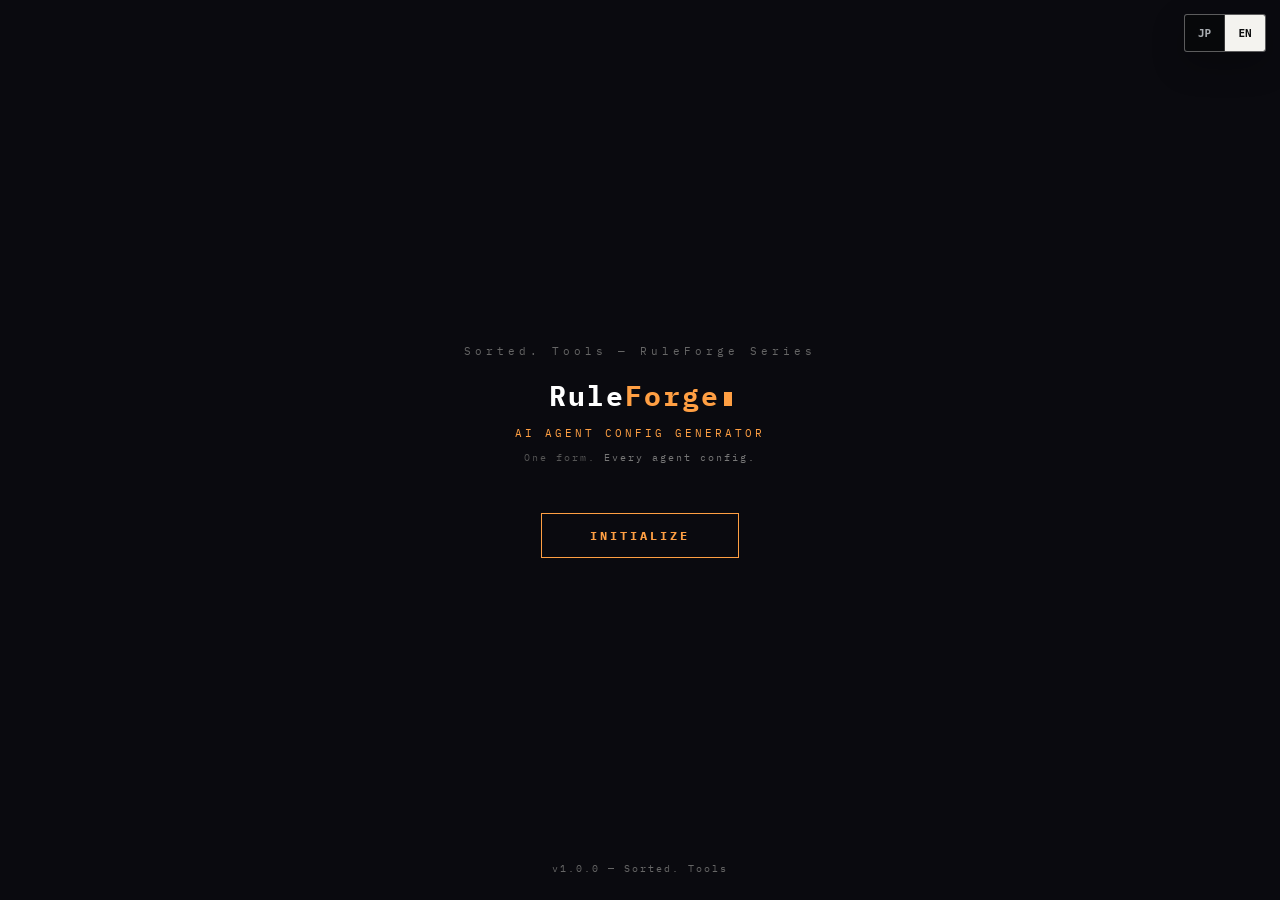
<file: sorted-ruleforge/index.html>
<!DOCTYPE html>
<html lang="en">
<head>
    <meta charset="UTF-8">
    <meta name="viewport" content="width=device-width, initial-scale=1.0">
    <title>RuleForge Free &#8212; AGENTS.md Generator | Sorted. Tools</title>
    <meta name="robots" content="noindex,follow">
    <meta http-equiv="refresh" content="0; url=/sorted-cowork/ruleforge/">
    <meta name="description" content="Free AGENTS.md prompt generator for AI coding tools. Works with Claude Code, Cursor, GitHub Copilot, Windsurf, and more.">
    <link rel="canonical" href="https://yumakakuya.github.io/sorted-cowork/ruleforge/">
    <script>
        const next = new URL('/sorted-cowork/ruleforge/', window.location.origin);
        next.search = window.location.search;
        next.hash = window.location.hash;
        window.location.replace(next.href);
    </script>
    <!-- OGP -->
    <meta property="og:title" content="RuleForge Free &#8212; AGENTS.md Generator | Sorted. Tools">
    <meta property="og:description" content="Free AGENTS.md prompt generator for AI coding tools. Works with Claude Code, Cursor, GitHub Copilot, Windsurf, and more.">
    <meta property="og:type" content="website">
    <meta property="og:url" content="https://yumakakuya.github.io/sorted-ruleforge/">
    <meta property="og:image" content="https://yumakakuya.github.io/sorted-ruleforge/ogp.png">
    <meta property="og:image:width" content="1200">
    <meta property="og:image:height" content="630">
    <meta property="og:site_name" content="Sorted. Tools">
    <meta property="og:locale" content="en_US">
    <!-- Twitter Card -->
    <meta name="twitter:card" content="summary_large_image">
    <meta name="twitter:title" content="RuleForge Free &#8212; AGENTS.md Generator | Sorted. Tools">
    <meta name="twitter:description" content="Free AGENTS.md prompt generator. Works with Claude Code, Cursor, Copilot, Windsurf.">
    <meta name="twitter:image" content="https://yumakakuya.github.io/sorted-ruleforge/ogp.png">
    <meta name="twitter:creator" content="@null_founder">
    <link rel="preconnect" href="https://fonts.googleapis.com">
    <link rel="preconnect" href="https://fonts.gstatic.com" crossorigin>
    <link href="https://fonts.googleapis.com/css2?family=IBM+Plex+Mono:wght@400;500;700&family=Inter:wght@400;600;800&display=swap" rel="stylesheet">
    <style>
        :root {
            --bg: #0a0a0f; --surface: #13131f; --surface-lighter: #1c1c2e;
            --border: #2a2a3e; --accent: #ff9f43; --accent-dim: rgba(255,159,67,0.1);
            --accent2: #ff6b35; --text: #e8e8f0; --muted: #666; --green: #00ff9d;
        }
        * { box-sizing: border-box; margin: 0; padding: 0; outline: none; -webkit-tap-highlight-color: transparent; }
        body, html {
            height: 100%; background-color: var(--bg); color: var(--text);
            font-family: 'Inter', sans-serif; font-size: 14px; line-height: 1.5;
            user-select: none; -webkit-user-select: none; overflow-x: hidden;
        }
        body::before {
            content: ''; position: fixed; top: 0; left: 0; right: 0; bottom: 0;
            background: repeating-linear-gradient(0deg, transparent, transparent 2px, rgba(0,0,0,0.03) 2px, rgba(0,0,0,0.03) 4px);
            pointer-events: none; z-index: 9998;
        }
        .fade-in { animation: fadeIn 0.5s ease forwards; }
        .fade-out { animation: fadeOut 0.5s ease forwards; }
        @keyframes fadeIn { from { opacity:0; transform:translateY(10px); } to { opacity:1; transform:translateY(0); } }
        @keyframes fadeOut { from { opacity:1; transform:translateY(0); } to { opacity:0; transform:translateY(-10px); } }
        @keyframes blink { 0%,100%{opacity:1} 50%{opacity:0} }
        @keyframes scanline { 0%{top:-10%} 100%{top:110%} }
        .hidden { display: none !important; }

        /* SPLASH */
        #splash-screen {
            position: fixed; top:0; left:0; width:100%; height:100%; background:var(--bg);
            display:flex; flex-direction:column; justify-content:center; align-items:center;
            z-index:9999; overflow:hidden;
        }
        .splash-scan {
            position:absolute; top:-10%; left:0; right:0; height:80px;
            background:linear-gradient(transparent,rgba(255,159,67,0.03),transparent);
            animation:scanline 3s linear infinite;
        }
        .splash-brand { font-family:'IBM Plex Mono',monospace; font-size:11px; letter-spacing:4px; color:var(--muted); margin-bottom:16px; }
        .splash-title { font-family:'IBM Plex Mono',monospace; font-size:28px; font-weight:700; letter-spacing:2px; color:#fff; margin-bottom:8px; }
        .splash-title span { color:var(--accent); }
        .splash-sub { font-family:'IBM Plex Mono',monospace; font-size:11px; color:var(--accent); letter-spacing:3px; margin-bottom:8px; opacity:0.7; }
        .splash-tagline { font-family:'IBM Plex Mono',monospace; font-size:10px; color:#555; letter-spacing:2px; margin-bottom:48px; }
        .splash-tagline em { color:#777; font-style:normal; }
        .splash-cursor { display:inline-block; width:8px; height:14px; background:var(--accent); animation:blink 1s step-end infinite; vertical-align:middle; margin-left:4px; }
        .splash-btn {
            padding:14px 48px; background:transparent; border:1px solid var(--accent); color:var(--accent);
            font-family:'IBM Plex Mono',monospace; font-size:12px; font-weight:700; letter-spacing:3px;
            cursor:pointer; transition:0.2s; position:relative; overflow:hidden;
        }
        .splash-btn::before {
            content:''; position:absolute; top:0; left:-100%; width:100%; height:100%;
            background:linear-gradient(90deg,transparent,rgba(255,159,67,0.1),transparent); transition:0.4s;
        }
        .splash-btn:hover::before { left:100%; }
        .splash-btn:hover { background:rgba(255,159,67,0.08); box-shadow:0 0 20px rgba(255,159,67,0.2); }
        .splash-version { position:absolute; bottom:24px; font-family:'IBM Plex Mono',monospace; font-size:10px; color:var(--muted); letter-spacing:2px; }

        /* APP */
        #app-container { display:none; opacity:0; min-height:100vh; flex-direction:column; }
        ::-webkit-scrollbar { width:4px; }
        ::-webkit-scrollbar-track { background:var(--bg); }
        ::-webkit-scrollbar-thumb { background:#222; border-radius:2px; }

        header {
            padding:14px 30px; border-bottom:1px solid var(--border);
            background:rgba(10,10,15,0.9); position:sticky; top:0; z-index:100;
            display:flex; justify-content:space-between; align-items:center;
            backdrop-filter:blur(20px);
        }
        .brand { font-family:'IBM Plex Mono',monospace; font-size:15px; font-weight:700; letter-spacing:1px; color:#fff; display:flex; align-items:center; gap:8px; }
        .brand span { color:var(--accent); }
        .brand-dot { width:6px; height:6px; border-radius:50%; background:var(--green); box-shadow:0 0 8px var(--green); animation:blink 2s ease-in-out infinite; }
        .header-meta { font-family:'IBM Plex Mono',monospace; font-size:10px; color:var(--muted); letter-spacing:2px; }

        .main-content { flex:1; max-width:820px; margin:0 auto; width:100%; padding:28px 20px; }

        .series-nav { background:var(--surface); border:1px solid var(--border); border-radius:8px; padding:12px 16px; margin-bottom:24px; display:flex; align-items:center; gap:8px; overflow-x:auto; }
        .series-label { font-family:'IBM Plex Mono',monospace; font-size:9px; color:var(--muted); letter-spacing:2px; white-space:nowrap; }
        .series-tag { font-size:10px; padding:5px 11px; border-radius:20px; white-space:nowrap; font-weight:600; border:1px solid var(--border); color:#444; font-family:'IBM Plex Mono',monospace; }
        .series-tag.active { background:rgba(255,159,67,0.08); border-color:var(--accent); color:var(--accent); }
        .series-arrow { color:#222; font-size:11px; flex-shrink:0; }

        .card { background:var(--surface); border:1px solid var(--border); border-radius:10px; margin-bottom:16px; overflow:hidden; }
        .card-header { padding:12px 18px; border-bottom:1px solid var(--border); font-family:'IBM Plex Mono',monospace; font-size:10px; letter-spacing:3px; color:var(--muted); display:flex; align-items:center; gap:8px; }
        .dot { width:6px; height:6px; border-radius:50%; }
        .card-body { padding:16px 18px; display:grid; grid-template-columns:1fr 1fr; gap:14px; }
        .full { grid-column:1/-1; }

        /* Card 7 sub-sections */
        .subsection { grid-column:1/-1; border-top:1px solid var(--border); padding-top:14px; margin-top:2px; }
        .subsection:first-child { border-top:none; padding-top:0; margin-top:0; }
        .subsection-header { font-family:'IBM Plex Mono',monospace; font-size:9px; letter-spacing:2px; color:var(--accent); margin-bottom:12px; opacity:0.8; }
        .subsection-grid { display:grid; grid-template-columns:1fr 1fr; gap:14px; }
        .full-sub { grid-column:1/-1; }

        label { display:block; font-family:'IBM Plex Mono',monospace; font-size:9px; letter-spacing:2px; color:var(--muted); text-transform:uppercase; margin-bottom:6px; }
        label .note { font-size:9px; color:#444; text-transform:none; letter-spacing:0; font-family:'Inter',sans-serif; margin-left:6px; }

        input[type="text"], select, textarea {
            width:100%; background:var(--bg); border:1px solid var(--border); border-radius:6px;
            color:var(--text); padding:10px 12px; font-size:13px; font-family:'Inter',sans-serif; transition:border-color 0.2s;
        }
        textarea { resize:vertical; min-height:70px; user-select:text; -webkit-user-select:text; }
        input[type="text"]:focus, select:focus, textarea:focus { border-color:var(--accent); box-shadow:0 0 0 2px rgba(255,159,67,0.08); }
        input::placeholder, textarea::placeholder { color:#333; }
        select option { background:var(--surface); }

        .tags { display:flex; flex-wrap:wrap; gap:6px; }
        .tag-btn { padding:6px 13px; border:1px solid var(--border); border-radius:4px; background:transparent; color:var(--muted); font-size:11px; font-family:'IBM Plex Mono',monospace; letter-spacing:1px; cursor:pointer; transition:0.15s; }
        .tag-btn.selected { border-color:var(--accent); color:var(--accent); background:rgba(255,159,67,0.07); }
        .tag-btn:hover:not(.selected):not(.locked) { border-color:#444; color:#aaa; }
        .tag-btn.locked {
            border-color: #1a1a2e;
            color: #333;
            cursor: not-allowed;
            position: relative;
            pointer-events: none;
        }
        .tag-btn.locked::after {
            content: '\1F512';
            font-size: 9px;
            margin-left: 4px;
        }

        /* Checkbox toggle (Card 7D) */
        .checkbox-row { display:flex; align-items:center; gap:10px; cursor:pointer; user-select:none; }
        .checkbox-box { width:16px; height:16px; border:1px solid var(--border); border-radius:3px; background:var(--bg); display:flex; align-items:center; justify-content:center; flex-shrink:0; transition:0.15s; font-size:11px; color:transparent; }
        .checkbox-box.checked { border-color:var(--accent); background:rgba(255,159,67,0.1); color:var(--accent); }
        .checkbox-label { font-family:'IBM Plex Mono',monospace; font-size:10px; color:var(--muted); letter-spacing:1px; }

        /* Info note (Card 5 tip) */
        .info-note { font-family:'IBM Plex Mono',monospace; font-size:10px; color:#555; letter-spacing:0.5px; line-height:1.5; }
        .info-note em { color:#777; font-style:normal; }

        .generate-btn {
            width:100%; margin-top:8px; padding:16px; background:transparent;
            border:1px solid var(--accent); color:var(--accent);
            font-family:'IBM Plex Mono',monospace; font-size:12px; font-weight:700; letter-spacing:3px;
            cursor:pointer; transition:0.2s; border-radius:8px; position:relative; overflow:hidden;
        }
        .generate-btn:disabled { border-color:#222; color:#333; cursor:not-allowed; }
        .generate-btn:not(:disabled)::before { content:''; position:absolute; top:0; left:-100%; width:100%; height:100%; background:linear-gradient(90deg,transparent,rgba(255,159,67,0.1),transparent); transition:0.5s; }
        .generate-btn:not(:disabled):hover::before { left:100%; }
        .generate-btn:not(:disabled):hover { background:rgba(255,159,67,0.06); box-shadow:0 0 20px rgba(255,159,67,0.15); }

        /* Upgrade CTA */
        .upgrade-cta {
            background: rgba(255,159,67,0.04);
            border: 1px solid rgba(255,159,67,0.15);
            border-radius: 8px;
            padding: 12px 16px;
            margin-top: 16px;
            margin-bottom: 8px;
            display: flex;
            align-items: center;
            gap: 10px;
            font-family: 'IBM Plex Mono', monospace;
            font-size: 10px;
            color: #888;
            letter-spacing: 0.3px;
        }
        .upgrade-icon { font-size: 14px; flex-shrink: 0; }
        .upgrade-text a {
            color: #ff9f43;
            text-decoration: none;
            font-weight: 700;
        }
        .upgrade-text a:hover { text-decoration: underline; }

        /* Result view */
        .result-header-bar { background:rgba(255,159,67,0.05); border:1px solid rgba(255,159,67,0.2); border-radius:8px; padding:10px 16px; margin-bottom:16px; font-family:'IBM Plex Mono',monospace; font-size:11px; color:var(--accent); letter-spacing:1px; }

        /* Tab bar */
        .tab-bar { display:flex; gap:0; margin-bottom:-1px; position:relative; z-index:1; flex-wrap:wrap; }
        .tab-btn {
            padding:10px 20px; background:var(--surface); border:1px solid var(--border);
            border-bottom:1px solid var(--border); color:var(--muted);
            font-family:'IBM Plex Mono',monospace; font-size:11px; font-weight:500;
            letter-spacing:2px; cursor:pointer; transition:0.2s;
        }
        .tab-btn.active { background:var(--bg); border-bottom-color:var(--bg); color:var(--accent); }
        .tab-btn:hover:not(.active) { color:var(--text); }

        .terminal-window { background:#050508; border:1px solid var(--border); border-radius:10px; overflow:hidden; margin-bottom:16px; }
        .terminal-bar { background:var(--surface); padding:8px 14px; font-family:'IBM Plex Mono',monospace; font-size:10px; color:var(--muted); letter-spacing:2px; border-bottom:1px solid var(--border); display:flex; align-items:center; gap:8px; }
        .terminal-bar::before { content:''; display:inline-block; width:8px; height:8px; border-radius:50%; background:var(--accent); box-shadow:0 0 6px var(--accent); }
        .result-box { padding:20px; font-family:'IBM Plex Mono',monospace; font-size:11.5px; line-height:1.7; color:#c8d8e8; white-space:pre-wrap; word-break:break-word; max-height:520px; overflow-y:auto; user-select:text; -webkit-user-select:text; }
        .action-row { display:flex; gap:10px; flex-direction:column; }
        .copy-btn-large { width:100%; background:transparent; border:1px solid var(--accent); color:var(--accent); font-family:'IBM Plex Mono',monospace; padding:16px; border-radius:8px; cursor:pointer; font-weight:700; font-size:12px; letter-spacing:3px; transition:0.2s; }
        .copy-btn-large:hover { background:rgba(255,159,67,0.06); box-shadow:0 0 20px rgba(255,159,67,0.15); }
        .back-btn { background:transparent; color:var(--muted); border:1px solid var(--border); padding:12px; border-radius:8px; cursor:pointer; font-family:'IBM Plex Mono',monospace; font-weight:700; font-size:11px; letter-spacing:2px; width:100%; transition:0.2s; }
        .back-btn:hover { border-color:#444; color:#aaa; }

        footer { text-align:center; padding:28px; color:var(--muted); font-family:'IBM Plex Mono',monospace; font-size:10px; border-top:1px solid var(--border); margin-top:auto; letter-spacing:1px; line-height:1.8; }
        .gate-hint { font-family:'IBM Plex Mono',monospace; font-size:10px; color:var(--accent2); margin-top:8px; display:none; letter-spacing:1px; }

        /* ONBOARD HINT */
        .onboard-hint {
            background:rgba(255,159,67,0.04); border:1px solid rgba(255,159,67,0.15);
            border-radius:8px; padding:14px 16px; margin-bottom:20px;
            font-family:'IBM Plex Mono',monospace; font-size:11px; color:#aaa;
            line-height:1.7; position:relative; letter-spacing:0.3px;
        }
        .onboard-hint strong { color:var(--accent); }
        .onboard-close { position:absolute; top:10px; right:14px; background:none; border:none; color:var(--muted); font-size:14px; cursor:pointer; padding:0 4px; }
        .onboard-close:hover { color:var(--text); }

        /* SOFT WARNINGS */
        .soft-warn { font-family:'IBM Plex Mono',monospace; font-size:10px; color:#ff9d3a; margin-top:5px; display:none; letter-spacing:0.5px; line-height:1.5; }

        /* SAFETY BAR */
        .safety-bar { background:var(--surface); border:1px solid var(--border); border-radius:8px; padding:10px 16px; margin-bottom:16px; display:flex; align-items:center; justify-content:space-between; gap:12px; }
        .safety-bar-left { display:flex; align-items:center; gap:10px; }
        .safety-dot { width:9px; height:9px; border-radius:50%; background:#444; flex-shrink:0; transition:0.3s; }
        .safety-dot.green  { background:var(--green);  box-shadow:0 0 8px var(--green); }
        .safety-dot.yellow { background:#ffcc00; box-shadow:0 0 8px rgba(255,204,0,0.5); }
        .safety-dot.red    { background:#ff4d4d; box-shadow:0 0 8px rgba(255,77,77,0.5); }
        .safety-label { font-family:'IBM Plex Mono',monospace; font-size:10px; color:var(--muted); letter-spacing:1px; }
        .safety-check-btn { background:transparent; border:1px solid var(--border); color:var(--muted); font-family:'IBM Plex Mono',monospace; font-size:9px; letter-spacing:1px; padding:5px 10px; border-radius:4px; cursor:pointer; white-space:nowrap; transition:0.2s; }
        .safety-check-btn:hover { border-color:var(--accent); color:var(--accent); }

        /* READINESS REPORT */
        .safety-report { background:var(--surface); border:1px solid var(--border); border-radius:8px; padding:14px 16px; margin-bottom:16px; display:none; }
        .safety-report-header { font-family:'IBM Plex Mono',monospace; font-size:10px; color:var(--muted); letter-spacing:2px; margin-bottom:10px; display:flex; justify-content:space-between; align-items:center; }
        .safety-report-item { display:flex; gap:10px; margin-bottom:8px; align-items:flex-start; }
        .safety-report-icon { font-size:13px; flex-shrink:0; margin-top:1px; }
        .safety-report-text { font-family:'IBM Plex Mono',monospace; font-size:10px; color:#aaa; letter-spacing:0.3px; line-height:1.5; }
        .safety-report-close { background:none; border:none; color:var(--muted); cursor:pointer; font-size:12px; padding:0; }
        .safety-report-close:hover { color:var(--text); }

        @media (max-width:600px) {
            .card-body { grid-template-columns:1fr; }
            .subsection-grid { grid-template-columns:1fr; }
        }
    </style>
</head>
<body>

    <div id="splash-screen">
        <div class="splash-scan"></div>
        <div class="splash-brand fade-in">Sorted. Tools &#8212; RuleForge Free</div>
        <div class="splash-title fade-in" style="animation-delay:0.1s">Rule<span>Forge</span><span class="splash-cursor"></span></div>
        <div class="splash-sub fade-in" style="animation-delay:0.2s">AI AGENT CONFIG GENERATOR</div>
        <div class="splash-tagline fade-in" style="animation-delay:0.25s">One form. <em>Every agent config.</em></div>
        <button class="splash-btn fade-in" style="animation-delay:0.35s" onclick="startApp()">INITIALIZE</button>
        <div class="splash-version">v1.0.0 FREE &#8212; Sorted. Tools</div>
    </div>

    <div id="app-container">
        <header>
            <div class="brand"><div class="brand-dot"></div>Sorted<span>.</span>&nbsp;<span id="hBrandAccent"></span></div>
            <div class="header-meta" id="hMeta"></div>
        </header>

        <main class="main-content">
            <div id="form-view">

                <!-- Series nav — Free version with locks -->
                <div class="series-nav">
                    <span class="series-label">RULEFORGE FREE /</span>
                    <span class="series-tag active">AGENTS.md</span>
                    <span class="series-arrow">&#8594;</span>
                    <span class="series-tag" style="color:#333">CLAUDE.md &#x1F512;</span>
                    <span class="series-arrow" style="color:#1a1a2e">&#8594;</span>
                    <span class="series-tag" style="color:#333">.cursorrules &#x1F512;</span>
                    <span class="series-arrow" style="color:#1a1a2e">&#8594;</span>
                    <span class="series-tag" style="color:#333">SKILL.md &#x1F512;</span>
                </div>

                <div class="onboard-hint" id="onboardHint">
                    <button class="onboard-close" onclick="document.getElementById('onboardHint').style.display='none'" title="Close">&#10005;</button>
                    <strong>Quick tip.</strong> Fill in as much as you can &#8212; the more context, the more precise and immediately usable the generated AGENTS.md config. Most fields are optional; only project name, description, language, and framework are required.
                </div>

                <div class="safety-bar" id="safetyBar">
                    <div class="safety-bar-left">
                        <div class="safety-dot" id="safetyDot"></div>
                        <span class="safety-label" id="safetyLabel">Waiting for input...</span>
                    </div>
                    <button class="safety-check-btn" onclick="toggleReadinessReport()">READINESS CHECK &#9660;</button>
                </div>

                <div class="safety-report" id="safetyReport">
                    <div class="safety-report-header">
                        <span>READINESS REPORT</span>
                        <button class="safety-report-close" onclick="toggleReadinessReport()">&#10005;</button>
                    </div>
                    <div id="safetyReportItems"></div>
                </div>

                <!-- CARD 1: OUTPUT FORMATS -->
                <div class="card" style="border-top:3px solid #ff9f43;">
                    <div class="card-header"><div class="dot" style="background:#ff9f43"></div>OUTPUT FORMATS</div>
                    <div class="card-body">
                        <div class="full">
                            <label>Target Format <span class="note">Free version &#8212; AGENTS.md included. Upgrade for all 4 formats.</span></label>
                            <div class="tags" id="format-tags"></div>
                        </div>
                        <div class="full">
                            <label>Recommended Model</label>
                            <select id="recommendedModel">
                                <option value="Claude Sonnet 4.6">Claude Sonnet 4.6 (recommended)</option>
                                <option value="Claude Opus 4.6">Claude Opus 4.6</option>
                                <option value="Other">Other (GPT, Gemini, etc.)</option>
                            </select>
                        </div>
                    </div>
                </div>

                <!-- CARD 2: PROJECT IDENTITY -->
                <div class="card" style="border-top:3px solid #00ff9d;">
                    <div class="card-header"><div class="dot" style="background:#00ff9d"></div>PROJECT IDENTITY</div>
                    <div class="card-body">
                        <div>
                            <label>Project Name <span class="note">Required</span></label>
                            <input type="text" id="projectName" placeholder="e.g. ShopFront, MyApp, axion-app" oninput="checkGate()">
                        </div>
                        <div>
                            <label>Monorepo?</label>
                            <select id="isMonorepo" onchange="toggleMonorepo()">
                                <option value="no">No (single project)</option>
                                <option value="yes">Yes (monorepo &#8212; specify packages below)</option>
                            </select>
                        </div>
                        <div class="full">
                            <label>One-Line Description <span class="note">Required &#8212; loaded into every AI session</span></label>
                            <input type="text" id="oneLineDesc" placeholder="e.g. Next.js e-commerce app with Stripe payments and Prisma ORM" oninput="checkGate()">
                            <div class="soft-warn" id="oneLineDescLenWarn">&#128172; Keep it concise &#8212; this is loaded into every session. Aim for under 150 characters.</div>
                            <div class="soft-warn" id="oneLineDescVagueWarn">&#128172; Avoid vague adjectives &#8212; be specific about what this project does.</div>
                        </div>
                        <div class="full">
                            <label>Project Purpose <span class="note">Optional &#8212; helps AI make better judgment calls</span></label>
                            <textarea id="projectPurpose" placeholder="e.g. Teleprompter app for content creators. Core value: users recording within 10 seconds of opening."></textarea>
                        </div>
                        <div class="full hidden" id="packageListField">
                            <label>Package List <span class="note">One per line or comma-separated</span></label>
                            <textarea id="packageList" placeholder="e.g. apps/web, apps/mobile, packages/ui, packages/shared"></textarea>
                        </div>
                    </div>
                </div>

                <!-- CARD 3: TECH STACK -->
                <div class="card" style="border-top:3px solid #fbbf24;">
                    <div class="card-header"><div class="dot" style="background:#fbbf24"></div>TECH STACK</div>
                    <div class="card-body">
                        <div class="full">
                            <label>Language <span class="note">Required &#8212; select all that apply</span></label>
                            <div class="tags" id="language-tags"></div>
                        </div>
                        <div class="full">
                            <label>Framework <span class="note">Required &#8212; select all that apply</span></label>
                            <div class="tags" id="framework-tags"></div>
                        </div>
                        <div class="full">
                            <label>Database <span class="note">Optional</span></label>
                            <div class="tags" id="database-tags"></div>
                        </div>
                        <div>
                            <label>Package Manager</label>
                            <select id="packageManager">
                                <option value="npm">npm</option>
                                <option value="pnpm">pnpm</option>
                                <option value="bun">bun</option>
                                <option value="yarn">yarn</option>
                                <option value="pip">pip</option>
                                <option value="cargo">cargo</option>
                                <option value="Other">Other</option>
                            </select>
                        </div>
                        <div>
                            <label>Additional Tools <span class="note">Optional</span></label>
                            <input type="text" id="additionalTools" placeholder="e.g. Stripe, RevenueCat, Resend, Tailwind, shadcn/ui">
                        </div>
                        <div class="full">
                            <label>Deployment <span class="note">Optional</span></label>
                            <div class="tags" id="deployment-tags"></div>
                        </div>
                    </div>
                </div>

                <!-- CARD 4: COMMANDS & WORKFLOW -->
                <div class="card" style="border-top:3px solid #f97316;">
                    <div class="card-header"><div class="dot" style="background:#f97316"></div>COMMANDS &amp; WORKFLOW</div>
                    <div class="card-body">
                        <div class="soft-warn full" id="noCommandsWarn">&#128172; AI will guess commands without these &#8212; errors likely. Enter at least a dev and build command.</div>
                        <div>
                            <label>Dev Server</label>
                            <input type="text" id="devServer" placeholder="e.g. npm run dev, bun dev, pnpm dev" oninput="checkGate()">
                        </div>
                        <div>
                            <label>Build</label>
                            <input type="text" id="buildCmd" placeholder="e.g. npm run build" oninput="checkGate()">
                        </div>
                        <div>
                            <label>Test</label>
                            <input type="text" id="testCmd" placeholder="e.g. npm test, bun test, pytest" oninput="checkGate()">
                        </div>
                        <div>
                            <label>Lint / Format</label>
                            <input type="text" id="lintCmd" placeholder="e.g. npm run lint, biome check" oninput="checkGate()">
                        </div>
                        <div>
                            <label>Deploy</label>
                            <input type="text" id="deployCmd" placeholder="e.g. vercel --prod, docker compose up" oninput="checkGate()">
                            <div class="soft-warn" id="sudoWarn">&#128172; Avoid sudo in AI agent commands &#8212; use project-scoped tools instead.</div>
                        </div>
                        <div>
                            <label>Type Check</label>
                            <input type="text" id="typeCheckCmd" placeholder="e.g. npx tsc --noEmit, bun run typecheck" oninput="checkGate()">
                        </div>
                        <div class="full">
                            <label>Other Commands <span class="note">Optional &#8212; key=value format</span></label>
                            <textarea id="otherCommands" placeholder="e.g. db:migrate = npx prisma migrate dev&#10;db:seed = npx prisma db seed"></textarea>
                        </div>
                        <div class="full">
                            <label>Verification Workflow</label>
                            <select id="verificationWorkflow" onchange="toggleCustomVerification()">
                                <option value="typecheck-test">Run typecheck + test after changes (recommended)</option>
                                <option value="lint-test">Run lint + test</option>
                                <option value="full-ci">Run full CI locally</option>
                                <option value="none">No automated verification</option>
                                <option value="custom">Custom (describe below)</option>
                            </select>
                        </div>
                        <div class="full hidden" id="customVerificationField">
                            <label>Custom Verification Steps</label>
                            <textarea id="customVerification" placeholder="e.g. 1. typecheck 2. test 3. build"></textarea>
                        </div>
                    </div>
                </div>

                <!-- CARD 5: CODE STYLE & CONVENTIONS -->
                <div class="card" style="border-top:3px solid #a855f7;">
                    <div class="card-header"><div class="dot" style="background:#a855f7"></div>CODE STYLE &amp; CONVENTIONS</div>
                    <div class="card-body">
                        <div class="full info-note">&#128161; <em>Tip: Less is more. Only specify styles your linter doesn't catch.</em></div>
                        <div>
                            <label>Module System</label>
                            <select id="moduleSystem">
                                <option value="">&#9472;&#9472; No preference &#9472;&#9472;</option>
                                <option value="ES Modules (import/export)">ES Modules (import/export)</option>
                                <option value="CommonJS (require)">CommonJS (require)</option>
                                <option value="Both">Both</option>
                                <option value="N/A">N/A</option>
                            </select>
                        </div>
                        <div>
                            <label>Export Style</label>
                            <select id="exportStyle">
                                <option value="">&#9472;&#9472; No preference &#9472;&#9472;</option>
                                <option value="Named exports only">Named exports only</option>
                                <option value="Default exports only">Default exports only</option>
                                <option value="Mixed">Mixed</option>
                            </select>
                        </div>
                        <div>
                            <label>Indentation</label>
                            <select id="indentation">
                                <option value="">&#9472;&#9472; No preference &#9472;&#9472;</option>
                                <option value="2 spaces">2 spaces</option>
                                <option value="4 spaces">4 spaces</option>
                                <option value="Tabs">Tabs</option>
                            </select>
                        </div>
                        <div>
                            <label>Quotes</label>
                            <select id="quotes">
                                <option value="">&#9472;&#9472; No preference &#9472;&#9472;</option>
                                <option value="Single quotes">Single quotes</option>
                                <option value="Double quotes">Double quotes</option>
                            </select>
                        </div>
                        <div>
                            <label>Semicolons</label>
                            <select id="semicolons">
                                <option value="">&#9472;&#9472; No preference &#9472;&#9472;</option>
                                <option value="Always">Always</option>
                                <option value="Never (ASI)">Never (ASI)</option>
                            </select>
                        </div>
                        <div>
                            <label>Commit Format</label>
                            <select id="commitFormat">
                                <option value="">&#9472;&#9472; No preference &#9472;&#9472;</option>
                                <option value="Conventional Commits (feat:, fix:, etc.)">Conventional Commits (feat:, fix:, etc.)</option>
                                <option value="Descriptive (no prefix)">Descriptive (no prefix)</option>
                                <option value="Custom prefix">Custom prefix</option>
                            </select>
                        </div>
                        <div class="full">
                            <label>Naming Convention <span class="note">Optional</span></label>
                            <div class="tags" id="naming-tags"></div>
                        </div>
                        <div class="full">
                            <label>Linter / Formatter <span class="note">Optional</span></label>
                            <div class="tags" id="linter-tags"></div>
                        </div>
                        <div class="full">
                            <label>Testing Framework <span class="note">Optional</span></label>
                            <div class="tags" id="testing-tags"></div>
                        </div>
                        <div class="full">
                            <label>Test Pattern <span class="note">Optional</span></label>
                            <input type="text" id="testPattern" placeholder="e.g. ClassName_method_expectedResult, or describe/it blocks">
                        </div>
                        <div class="full">
                            <label>Additional Style Notes <span class="note">Optional</span></label>
                            <textarea id="styleNotes" placeholder="e.g. Prefer composition over inheritance. Use Zod for all input validation. No any types."></textarea>
                        </div>
                    </div>
                </div>

                <!-- CARD 6: ARCHITECTURE & BOUNDARIES -->
                <div class="card" style="border-top:3px solid #ef4444;">
                    <div class="card-header"><div class="dot" style="background:#ef4444"></div>ARCHITECTURE &amp; BOUNDARIES</div>
                    <div class="card-body">
                        <div class="full">
                            <label>Key Directories <span class="note">Optional</span></label>
                            <textarea id="keyDirectories" placeholder="e.g. /app = Next.js pages and layouts&#10;/components = Shared UI&#10;/lib = Utilities&#10;/prisma = DB schema"></textarea>
                        </div>
                        <div class="full">
                            <label>Protected Files <span class="note">Files AI must NEVER modify</span></label>
                            <textarea id="protectedFiles" placeholder="e.g. .env, prisma/schema.prisma (frozen), src/legacy/ (do not modify)" oninput="checkGate()"></textarea>
                            <div class="soft-warn" id="protectedFilesWarn">&#128172; Consider protecting .env and config files &#8212; they're easy to accidentally modify.</div>
                        </div>
                        <div class="full">
                            <label>Key Architectural Rules <span class="note">Optional</span></label>
                            <textarea id="architecturalRules" placeholder="e.g. Domain layer must NOT import from infra. UI must only call API endpoints. No direct DB access from client."></textarea>
                        </div>
                        <div class="full">
                            <label>Important Gotchas <span class="note">Optional &#8212; the more specific, the fewer AI mistakes</span></label>
                            <textarea id="gotchas" placeholder="e.g. The Stripe webhook handler must validate signatures. Auth middleware requires specific header format."></textarea>
                        </div>
                        <div>
                            <label>AI Permissions</label>
                            <select id="aiPermissions">
                                <option value="">&#9472;&#9472; No preference &#9472;&#9472;</option>
                                <option value="Confirm before every action">Confirm before every action</option>
                                <option value="Confirm destructive actions only">Confirm destructive actions only</option>
                                <option value="Full autonomy (advanced)">Full autonomy (advanced)</option>
                            </select>
                        </div>
                        <div class="full">
                            <label>Forbidden Actions <span class="note">Optional</span></label>
                            <div class="tags" id="forbidden-tags"></div>
                        </div>
                    </div>
                </div>

                <!-- CARD 7: FORMAT-SPECIFIC OPTIONS (AGENTS.md only) -->
                <div class="card" id="card7" style="border-top:3px solid #06b6d4;">
                    <div class="card-header"><div class="dot" style="background:#06b6d4"></div>FORMAT-SPECIFIC OPTIONS</div>
                    <div class="card-body">
                        <!-- 7D: AGENTS.md only -->
                        <div class="subsection" id="section7D">
                            <div class="subsection-header">// AGENTS.md</div>
                            <div class="subsection-grid">
                                <div class="full-sub">
                                    <label>Cross-tool Compatibility <span class="note">Optional</span></label>
                                    <div class="tags" id="crosstool-tags"></div>
                                </div>
                                <div class="full-sub">
                                    <div class="checkbox-row" onclick="toggleSymlink()">
                                        <div class="checkbox-box" id="symlinkBox">&#10003;</div>
                                        <span class="checkbox-label">Add setup commands for syncing to other formats</span>
                                    </div>
                                </div>
                            </div>
                        </div>
                    </div>
                </div>

                <!-- Upgrade CTA -->
                <div class="upgrade-cta">
                    <span class="upgrade-icon">&#x26A1;</span>
                    <span class="upgrade-text">
                        Need CLAUDE.md, .cursorrules, or SKILL.md?
                        <a href="https://sorted.tools" target="_blank" rel="noopener">Get RuleForge Full</a>
                        &#8212; 4 formats, full customization, $9.99 one-time.
                    </span>
                </div>

                <div class="gate-hint" id="gateHint"></div>
                <button class="generate-btn" id="generateBtn" onclick="processGeneration()" disabled>GENERATE AGENTS.md PROMPT</button>

            </div>

            <div id="result-view" class="hidden">
                <div class="result-header-bar" id="resultHeaderBar"></div>
                <div class="tab-bar" id="tabBar"></div>
                <div class="terminal-window">
                    <div class="terminal-bar" id="terminalLabel">AGENTS.md &#8212; Read Only</div>
                    <div class="result-box" id="output"></div>
                </div>
                <div class="action-row">
                    <button class="copy-btn-large" id="copyBtn" onclick="copyCurrentTab(this)"></button>
                    <button class="back-btn" id="backBtn" onclick="backToForm()"></button>
                </div>
            </div>
        </main>

        <footer id="footerEl"></footer>
    </div>

    <script>
        // -------------------------------------------------------
        // UI_TEXT — single source of truth for all user-facing strings
        // -------------------------------------------------------
        const UI_TEXT = {
            splashBrand:      'Sorted. Tools \u2014 RuleForge Free',
            splashTitle:      'RuleForge',
            splashSub:        'AI AGENT CONFIG GENERATOR',
            splashTagline:    'One form. Every agent config.',
            splashBtn:        'INITIALIZE',
            splashVersion:    'v1.0.0 FREE \u2014 Sorted. Tools',
            headerBrand:      'Sorted.',
            headerBrandAccent:'RuleForge Free',
            headerMeta:       'AGENTS.md GENERATOR',
            card1Header:      'OUTPUT FORMATS',
            card2Header:      'PROJECT IDENTITY',
            card3Header:      'TECH STACK',
            card4Header:      'COMMANDS & WORKFLOW',
            card5Header:      'CODE STYLE & CONVENTIONS',
            card6Header:      'ARCHITECTURE & BOUNDARIES',
            card7Header:      'FORMAT-SPECIFIC OPTIONS',
            gateHint:         '\u26A0 Enter project name/description and choose your tech stack to continue',
            resultStatus:     '> STATUS: AGENTS.md PROMPT READY \u2014 PASTE INTO YOUR AI CODING TOOL.',
            copyBtn:          '\uD83D\uDCCB COPY PROMPT TO CLIPBOARD',
            backBtn:          '\u2190 BUILD ANOTHER PROMPT',
            copiedMsg:        '\u2705 COPIED \u2014 PASTE INTO YOUR AI TOOL',
            waitingMsg:       'Waiting for input...',
            footer:           '\u00A9 2026 Sorted. Tools \u2014 RuleForge Free | Full version: 4 formats, full customization \u2192 sorted.tools',
        };

        // Apply dynamic UI_TEXT values
        document.getElementById('hBrandAccent').textContent    = UI_TEXT.headerBrandAccent;
        document.getElementById('hMeta').textContent           = UI_TEXT.headerMeta;
        document.getElementById('gateHint').textContent        = UI_TEXT.gateHint;
        document.getElementById('resultHeaderBar').textContent  = UI_TEXT.resultStatus;
        document.getElementById('copyBtn').textContent         = UI_TEXT.copyBtn;
        document.getElementById('backBtn').textContent         = UI_TEXT.backBtn;
        document.getElementById('footerEl').textContent        = UI_TEXT.footer;
        document.getElementById('safetyLabel').textContent     = UI_TEXT.waitingMsg;

        // -------------------------------------------------------
        // App state
        // -------------------------------------------------------
        const appContainer  = document.getElementById('app-container');
        const formView      = document.getElementById('form-view');
        const resultView    = document.getElementById('result-view');
        const generateBtn   = document.getElementById('generateBtn');

        let generatedPrompts = {};
        let activeFormat     = 'AGENTS.md';
        let symlinkEnabled   = false;

        const selectedFormats           = new Set();
        const selectedLanguages         = new Set();
        const selectedFrameworks        = new Set();
        const selectedDatabases         = new Set();
        const selectedDeployments       = new Set();
        const selectedNamingConventions = new Set();
        const selectedLinters           = new Set();
        const selectedTestingFrameworks = new Set();
        const selectedForbiddenActions  = new Set();
        const selectedCrossTools        = new Set();

        // -------------------------------------------------------
        // App flow
        // -------------------------------------------------------
        function startApp() {
            const splash = document.getElementById('splash-screen');
            splash.classList.add('fade-out');
            setTimeout(() => {
                splash.style.display = 'none';
                appContainer.style.display = 'flex';
                appContainer.classList.add('fade-in');
                checkGate();
            }, 500);
        }

        function processGeneration() {
            formView.classList.add('fade-out');
            setTimeout(() => {
                formView.classList.add('hidden');
                formView.classList.remove('fade-out');
                generateAllPrompts();
                buildResultView();
                resultView.classList.remove('hidden');
                resultView.classList.add('fade-in');
                window.scrollTo(0, 0);
            }, 400);
        }

        function backToForm() {
            resultView.classList.add('fade-out');
            setTimeout(() => {
                resultView.classList.add('hidden');
                resultView.classList.remove('fade-out');
                formView.classList.remove('hidden');
                formView.classList.add('fade-in');
                window.scrollTo(0, 0);
            }, 400);
        }

        // -------------------------------------------------------
        // renderTags
        // -------------------------------------------------------
        function renderTags(id, opts, set, cb) {
            const c = document.getElementById(id);
            c.innerHTML = '';
            opts.forEach(o => {
                const b = document.createElement('button');
                b.type = 'button';
                b.className = 'tag-btn' + (set.has(o.value) ? ' selected' : '');
                b.textContent = o.label;
                b.onclick = () => {
                    set.has(o.value) ? set.delete(o.value) : set.add(o.value);
                    b.classList.toggle('selected');
                    if (cb) cb();
                };
                c.appendChild(b);
            });
        }

        // -------------------------------------------------------
        // Tag definitions
        // -------------------------------------------------------

        // Card 1: Formats — AGENTS.md only (Free version)
        selectedFormats.add('AGENTS.md');
        (function() {
            const c = document.getElementById('format-tags');
            c.innerHTML = '';
            const formats = [
                { value: 'CLAUDE.md',    label: 'CLAUDE.md',    locked: true },
                { value: 'AGENTS.md',    label: 'AGENTS.md',    locked: false },
                { value: '.cursorrules', label: '.cursorrules',  locked: true },
                { value: 'SKILL.md',     label: 'SKILL.md',     locked: true },
            ];
            formats.forEach(o => {
                const b = document.createElement('button');
                b.type = 'button';
                if (o.locked) {
                    b.className = 'tag-btn locked';
                    b.textContent = o.label;
                } else {
                    b.className = 'tag-btn selected';
                    b.textContent = o.label;
                    b.onclick = () => {
                        // AGENTS.md cannot be deselected in free version
                    };
                }
                c.appendChild(b);
            });
        })();

        renderTags('language-tags', [
            { value: 'TypeScript', label: 'TypeScript' },
            { value: 'JavaScript', label: 'JavaScript' },
            { value: 'Python',     label: 'Python' },
            { value: 'Rust',       label: 'Rust' },
            { value: 'Go',         label: 'Go' },
            { value: 'Java',       label: 'Java' },
            { value: 'C#',         label: 'C#' },
            { value: 'Swift',      label: 'Swift' },
            { value: 'Kotlin',     label: 'Kotlin' },
            { value: 'Other',      label: 'Other' },
        ], selectedLanguages, checkGate);

        renderTags('framework-tags', [
            { value: 'Next.js',      label: 'Next.js' },
            { value: 'React',        label: 'React' },
            { value: 'Vue',          label: 'Vue' },
            { value: 'Svelte',       label: 'Svelte' },
            { value: 'Astro',        label: 'Astro' },
            { value: 'Express',      label: 'Express' },
            { value: 'FastAPI',      label: 'FastAPI' },
            { value: 'Django',       label: 'Django' },
            { value: 'Rails',        label: 'Rails' },
            { value: 'Spring',       label: 'Spring' },
            { value: 'Tauri',        label: 'Tauri' },
            { value: 'Expo',         label: 'Expo' },
            { value: 'React Native', label: 'React Native' },
            { value: 'None',         label: 'None' },
        ], selectedFrameworks, checkGate);

        renderTags('database-tags', [
            { value: 'PostgreSQL', label: 'PostgreSQL' },
            { value: 'MySQL',      label: 'MySQL' },
            { value: 'SQLite',     label: 'SQLite' },
            { value: 'MongoDB',    label: 'MongoDB' },
            { value: 'Supabase',   label: 'Supabase' },
            { value: 'Firebase',   label: 'Firebase' },
            { value: 'Prisma',     label: 'Prisma' },
            { value: 'Drizzle',    label: 'Drizzle' },
            { value: 'None',       label: 'None' },
        ], selectedDatabases, () => {});

        renderTags('deployment-tags', [
            { value: 'Vercel',       label: 'Vercel' },
            { value: 'Netlify',      label: 'Netlify' },
            { value: 'AWS',          label: 'AWS' },
            { value: 'GCP',          label: 'GCP' },
            { value: 'Docker',       label: 'Docker' },
            { value: 'GitHub Pages', label: 'GitHub Pages' },
            { value: 'Self-hosted',  label: 'Self-hosted' },
            { value: 'Other',        label: 'Other' },
        ], selectedDeployments, () => {});

        renderTags('naming-tags', [
            { value: 'camelCase vars',            label: 'camelCase vars' },
            { value: 'PascalCase components',     label: 'PascalCase components' },
            { value: 'snake_case',                label: 'snake_case' },
            { value: 'SCREAMING_SNAKE constants', label: 'SCREAMING_SNAKE constants' },
            { value: '_prefix private',           label: '_prefix private' },
        ], selectedNamingConventions, () => {});

        renderTags('linter-tags', [
            { value: 'ESLint',   label: 'ESLint' },
            { value: 'Biome',    label: 'Biome' },
            { value: 'Prettier', label: 'Prettier' },
            { value: 'Ruff',     label: 'Ruff' },
            { value: 'Black',    label: 'Black' },
            { value: 'None',     label: 'None' },
        ], selectedLinters, () => {});

        renderTags('testing-tags', [
            { value: 'Vitest',     label: 'Vitest' },
            { value: 'Jest',       label: 'Jest' },
            { value: 'Playwright', label: 'Playwright' },
            { value: 'Cypress',    label: 'Cypress' },
            { value: 'pytest',     label: 'pytest' },
            { value: 'Other',      label: 'Other' },
            { value: 'None',       label: 'None' },
        ], selectedTestingFrameworks, () => {});

        renderTags('forbidden-tags', [
            { value: 'Never commit .env',                     label: 'Never commit .env' },
            { value: 'Never delete files without asking',     label: 'Never delete files without asking' },
            { value: 'Never modify locked files',             label: 'Never modify locked files' },
            { value: 'Never install packages without asking', label: 'Never install packages without asking' },
            { value: 'Never push to main',                    label: 'Never push to main' },
        ], selectedForbiddenActions, () => {});

        renderTags('crosstool-tags', [
            { value: 'Claude Code',    label: 'Claude Code' },
            { value: 'Cursor',         label: 'Cursor' },
            { value: 'GitHub Copilot', label: 'GitHub Copilot' },
            { value: 'Windsurf',       label: 'Windsurf' },
            { value: 'Cline',          label: 'Cline' },
            { value: 'Codex',          label: 'Codex' },
        ], selectedCrossTools, () => {});

        // -------------------------------------------------------
        // Conditional visibility
        // -------------------------------------------------------
        function toggleMonorepo() {
            document.getElementById('packageListField').classList.toggle('hidden',
                document.getElementById('isMonorepo').value !== 'yes');
        }

        function toggleCustomVerification() {
            document.getElementById('customVerificationField').classList.toggle('hidden',
                document.getElementById('verificationWorkflow').value !== 'custom');
        }

        function toggleSymlink() {
            symlinkEnabled = !symlinkEnabled;
            const box = document.getElementById('symlinkBox');
            box.classList.toggle('checked', symlinkEnabled);
            box.textContent = '\u2713';
        }

        function updateCard7Visibility() {
            // Free version: Card 7 always visible with AGENTS.md section only
            document.getElementById('card7').classList.remove('hidden');
            document.getElementById('section7D').classList.remove('hidden');
        }

        // -------------------------------------------------------
        // Gate validation + safety bar
        // -------------------------------------------------------
        const DESC_VAGUE_WORDS = ['powerful', 'awesome', 'great', 'amazing', 'best', 'cool'];
        const CMD_IDS = ['devServer', 'buildCmd', 'testCmd', 'lintCmd', 'deployCmd', 'typeCheckCmd'];

        function checkGate() {
            const projectName  = document.getElementById('projectName').value.trim();
            const oneLineDesc  = document.getElementById('oneLineDesc').value.trim();
            const oneLineLower = oneLineDesc.toLowerCase();

            document.getElementById('oneLineDescLenWarn').style.display =
                oneLineDesc.length > 150 ? 'block' : 'none';
            document.getElementById('oneLineDescVagueWarn').style.display =
                DESC_VAGUE_WORDS.some(w => oneLineLower.includes(w)) ? 'block' : 'none';

            const hasCommands = CMD_IDS.some(id => document.getElementById(id).value.trim());
            document.getElementById('noCommandsWarn').style.display = hasCommands ? 'none' : 'block';

            const allCmdText = CMD_IDS.map(id => document.getElementById(id).value.toLowerCase()).join(' ');
            document.getElementById('sudoWarn').style.display =
                allCmdText.includes('sudo') ? 'block' : 'none';

            const protectedFiles = document.getElementById('protectedFiles').value.trim();
            document.getElementById('protectedFilesWarn').style.display = protectedFiles ? 'none' : 'block';

            const skillOk  = true; // Free version: no SKILL.md
            const gateOpen = projectName.length >= 1 &&
                oneLineDesc.length >= 10 &&
                selectedLanguages.size >= 1 &&
                selectedFrameworks.size >= 1 &&
                skillOk;

            generateBtn.disabled = !gateOpen;
            document.getElementById('gateHint').style.display = gateOpen ? 'none' : 'block';

            updateSafetyBar(projectName, oneLineDesc, hasCommands, protectedFiles);
        }

        function updateSafetyBar(projectName, oneLineDesc, hasCommands, protectedFiles) {
            const dot   = document.getElementById('safetyDot');
            const label = document.getElementById('safetyLabel');

            if (!projectName && !oneLineDesc) {
                dot.className = 'safety-dot';
                label.textContent = UI_TEXT.waitingMsg;
                return;
            }

            const missingRequired = !projectName ||
                oneLineDesc.length < 10 || selectedLanguages.size < 1 || selectedFrameworks.size < 1;

            if (missingRequired) {
                dot.className = 'safety-dot red';
                label.textContent = 'NOT READY \u2014 Missing required fields';
                return;
            }

            if (!hasCommands || !protectedFiles) {
                dot.className = 'safety-dot yellow';
                label.textContent = 'READY \u2014 Some recommended fields are empty';
            } else {
                dot.className = 'safety-dot green';
                label.textContent = 'ALL CLEAR \u2014 Ready to generate';
            }
        }

        function toggleReadinessReport() {
            const report = document.getElementById('safetyReport');
            if (report.style.display === 'block') {
                report.style.display = 'none';
            } else {
                buildReadinessReport();
                report.style.display = 'block';
            }
        }

        function buildReadinessReport() {
            const projectName    = document.getElementById('projectName').value.trim();
            const oneLineDesc    = document.getElementById('oneLineDesc').value.trim();
            const hasCommands    = CMD_IDS.some(id => document.getElementById(id).value.trim());
            const protectedFiles = document.getElementById('protectedFiles').value.trim();
            const items = [];

            items.push({ icon: '\u2705', text: 'Output format: AGENTS.md' });

            if (projectName) {
                items.push({ icon: '\u2705', text: 'Project name: ' + projectName });
            } else {
                items.push({ icon: '\u26A0\uFE0F', text: 'Project name is required.' });
            }
            if (oneLineDesc.length >= 10) {
                const vague = DESC_VAGUE_WORDS.some(w => oneLineDesc.toLowerCase().includes(w));
                if (vague)                         items.push({ icon: '\u26A0\uFE0F', text: 'One-line description contains vague adjectives.' });
                else if (oneLineDesc.length > 150) items.push({ icon: '\uD83D\uDCA1', text: 'One-line description is long \u2014 consider shortening.' });
                else                               items.push({ icon: '\u2705', text: 'One-line description looks good.' });
            } else {
                items.push({ icon: '\u26A0\uFE0F', text: 'One-line description is required (min 10 chars).' });
            }
            if (selectedLanguages.size >= 1) {
                items.push({ icon: '\u2705', text: 'Language: ' + Array.from(selectedLanguages).join(', ') });
            } else {
                items.push({ icon: '\u26A0\uFE0F', text: 'At least one language is required.' });
            }
            if (selectedFrameworks.size >= 1) {
                items.push({ icon: '\u2705', text: 'Framework: ' + Array.from(selectedFrameworks).join(', ') });
            } else {
                items.push({ icon: '\u26A0\uFE0F', text: 'At least one framework is required.' });
            }
            items.push(hasCommands
                ? { icon: '\u2705', text: 'Commands specified.' }
                : { icon: '\uD83D\uDCA1', text: 'No commands entered \u2014 AI may guess incorrectly.' });
            items.push(protectedFiles
                ? { icon: '\u2705', text: 'Protected files specified.' }
                : { icon: '\uD83D\uDCA1', text: 'Protected files not specified \u2014 consider adding .env and configs.' });

            document.getElementById('safetyReportItems').innerHTML = items.map(i =>
                '<div class="safety-report-item"><span class="safety-report-icon">' + i.icon +
                '</span><span class="safety-report-text">' + i.text + '</span></div>'
            ).join('');
        }

        // -------------------------------------------------------
        // Prompt generation (AGENTS.md only)
        // -------------------------------------------------------
        const getVal   = id => { const e = document.getElementById(id); return e ? e.value.trim() : ''; };
        const sanitize = s  => s ? s.replace(/[<>"']/g, '') : '';

        const VERIFICATION_TEXT = {
            'typecheck-test': 'After every change: run typecheck, then run tests.',
            'lint-test':      'After every change: run lint, then run tests.',
            'full-ci':        'After every change: run the full CI pipeline locally.',
        };

        function collectFormData() {
            return {
                model:                 getVal('recommendedModel'),
                projectName:           sanitize(getVal('projectName')),
                oneLineDesc:           sanitize(getVal('oneLineDesc')),
                projectPurpose:        sanitize(getVal('projectPurpose')),
                isMonorepo:            getVal('isMonorepo'),
                packageList:           sanitize(getVal('packageList')),
                languages:             Array.from(selectedLanguages),
                frameworks:            Array.from(selectedFrameworks),
                databases:             Array.from(selectedDatabases),
                packageManager:        getVal('packageManager'),
                deployments:           Array.from(selectedDeployments),
                additionalTools:       sanitize(getVal('additionalTools')),
                devServer:             sanitize(getVal('devServer')),
                build:                 sanitize(getVal('buildCmd')),
                test:                  sanitize(getVal('testCmd')),
                lint:                  sanitize(getVal('lintCmd')),
                deploy:                sanitize(getVal('deployCmd')),
                typeCheck:             sanitize(getVal('typeCheckCmd')),
                otherCommands:         sanitize(getVal('otherCommands')),
                verification:          getVal('verificationWorkflow'),
                customVerification:    sanitize(getVal('customVerification')),
                moduleSystem:          getVal('moduleSystem'),
                exportStyle:           getVal('exportStyle'),
                indentation:           getVal('indentation'),
                quotes:                getVal('quotes'),
                semicolons:            getVal('semicolons'),
                commitFormat:          getVal('commitFormat'),
                namingConventions:     Array.from(selectedNamingConventions),
                linters:               Array.from(selectedLinters),
                testingFrameworks:     Array.from(selectedTestingFrameworks),
                testPattern:           sanitize(getVal('testPattern')),
                styleNotes:            sanitize(getVal('styleNotes')),
                keyDirectories:        sanitize(getVal('keyDirectories')),
                protectedFiles:        sanitize(getVal('protectedFiles')),
                architecturalRules:    sanitize(getVal('architecturalRules')),
                gotchas:               sanitize(getVal('gotchas')),
                aiPermissions:         getVal('aiPermissions'),
                forbiddenActions:      Array.from(selectedForbiddenActions),
                targetLineCount:       '150',
                crossTools:            Array.from(selectedCrossTools),
                includeSymlink:        symlinkEnabled,
            };
        }

        function buildPrompt(d) {
            let p = '';
            p += '# AGENTS.md GENERATION PROMPT\n';
            p += '# Generated by Sorted. RuleForge Free v1.0.0\n';
            p += '# Recommended model: ' + d.model + '\n';
            p += '# -------------------------------------------------------\n\n';
            p += '## ROLE\n';
            p += 'You are an expert AI development environment architect. Generate an AGENTS.md file for the following project. Follow the latest best practices as of 2026.\n\n';
            p += '## PROJECT CONTEXT\n';
            p += '- Name: ' + d.projectName + '\n';
            p += '- Description: ' + d.oneLineDesc + '\n';
            if (d.projectPurpose)                        p += '- Purpose: ' + d.projectPurpose + '\n';
            if (d.isMonorepo === 'yes' && d.packageList) p += '- Structure: Monorepo with packages: ' + d.packageList + '\n';
            p += '\n';
            p += '## TECH STACK\n';
            p += '- Language: ' + d.languages.join(', ') + '\n';
            p += '- Framework: ' + d.frameworks.join(', ') + '\n';
            const dbs = d.databases.filter(x => x !== 'None');
            if (dbs.length)        p += '- Database: ' + dbs.join(', ') + '\n';
            p += '- Package Manager: ' + d.packageManager + '\n';
            const deps = d.deployments.filter(x => x !== 'Other');
            if (deps.length)       p += '- Deployment: ' + deps.join(', ') + '\n';
            if (d.additionalTools) p += '- Additional: ' + d.additionalTools + '\n';
            p += '\n';
            const cmds = [];
            if (d.devServer)  cmds.push('- Dev: `' + d.devServer + '`');
            if (d.build)      cmds.push('- Build: `' + d.build + '`');
            if (d.test)       cmds.push('- Test: `' + d.test + '`');
            if (d.lint)       cmds.push('- Lint: `' + d.lint + '`');
            if (d.deploy)     cmds.push('- Deploy: `' + d.deploy + '`');
            if (d.typeCheck)  cmds.push('- Type Check: `' + d.typeCheck + '`');
            if (cmds.length) {
                p += '## COMMANDS\n' + cmds.join('\n') + '\n';
                if (d.otherCommands) p += d.otherCommands + '\n';
                p += '\n';
            }
            if (d.verification && d.verification !== 'none') {
                p += '## VERIFICATION (run after every change)\n';
                p += (d.verification === 'custom'
                    ? (d.customVerification || 'See custom verification steps.')
                    : (VERIFICATION_TEXT[d.verification] || '')) + '\n\n';
            }
            const styleLines = [];
            if (d.moduleSystem)  styleLines.push('- Module System: ' + d.moduleSystem);
            if (d.exportStyle)   styleLines.push('- Export Style: ' + d.exportStyle);
            if (d.indentation)   styleLines.push('- Indentation: ' + d.indentation);
            if (d.quotes)        styleLines.push('- Quotes: ' + d.quotes);
            if (d.semicolons)    styleLines.push('- Semicolons: ' + d.semicolons);
            if (d.commitFormat)  styleLines.push('- Commit Format: ' + d.commitFormat);
            if (d.namingConventions.length) styleLines.push('- Naming: ' + d.namingConventions.join(', '));
            const lnts = d.linters.filter(x => x !== 'None');
            if (lnts.length)     styleLines.push('- Linter/Formatter: ' + lnts.join(', '));
            const tfw = d.testingFrameworks.filter(x => x !== 'None');
            if (tfw.length)      styleLines.push('- Testing: ' + tfw.join(', '));
            if (d.testPattern)   styleLines.push('- Test Pattern: ' + d.testPattern);
            if (styleLines.length || d.styleNotes) {
                p += '## CODE STYLE\n' + styleLines.join('\n') + '\n';
                if (d.styleNotes) p += '\nAdditional: ' + d.styleNotes + '\n';
                p += '\n';
            }
            const hasArch = d.keyDirectories || d.protectedFiles || d.architecturalRules || d.gotchas;
            if (hasArch) {
                p += '## ARCHITECTURE\n';
                if (d.keyDirectories)     p += '### Directory Structure\n' + d.keyDirectories + '\n\n';
                if (d.protectedFiles)     p += '### Protected Files (NEVER modify)\n' + d.protectedFiles + '\n\n';
                if (d.architecturalRules) p += '### Rules\n' + d.architecturalRules + '\n\n';
                if (d.gotchas)            p += '### Critical Gotchas\n' + d.gotchas + '\n\n';
            }
            const constraintLines = [];
            if (d.aiPermissions) constraintLines.push('- AI Permissions: ' + d.aiPermissions);
            d.forbiddenActions.forEach(a => constraintLines.push('- ' + a));
            if (constraintLines.length) p += '## CONSTRAINTS\n' + constraintLines.join('\n') + '\n\n';

            // AGENTS.md specific
            const ct = d.crossTools.length ? d.crossTools.join(', ') : 'Claude Code, Cursor, GitHub Copilot, Windsurf, Cline';
            p += '## AGENTS.md SPECIFIC REQUIREMENTS\n';
            p += '- This file must be tool-agnostic (compatible with: ' + ct + ')\n';
            p += '- Follow the AGENTS.md open standard format\n';
            p += '- Include: environment setup, build steps, testing, code conventions, security\n';
            p += '- Do NOT include tool-specific syntax (@import, globs, YAML frontmatter)\n';
            if (d.includeSymlink) p += '- Append symlink setup commands for cross-tool sync at the end\n';
            p += '\n';

            p += '## OUTPUT REQUIREMENTS\n';
            p += '- Output ONLY the raw markdown content of the AGENTS.md file\n';
            p += '- No explanations, no code fences wrapping the entire output\n';
            p += '- Keep total length under ' + d.targetLineCount + ' lines\n';
            p += '- Every line must earn its place\n';
            p += '- Use progressive disclosure: point to docs instead of inlining everything\n\n';
            p += '# -------------------------------------------------------\n';
            p += '# Generated with Sorted. RuleForge Free v1.0.0\n';
            p += '# sorted.tools\n';
            return p;
        }

        function generateAllPrompts() {
            const d = collectFormData();
            generatedPrompts = { 'AGENTS.md': buildPrompt(d) };
            activeFormat = 'AGENTS.md';
        }

        // -------------------------------------------------------
        // Result view (single format — no tabs needed)
        // -------------------------------------------------------
        function buildResultView() {
            document.getElementById('tabBar').innerHTML = '';
            document.getElementById('output').textContent       = generatedPrompts['AGENTS.md'];
            document.getElementById('terminalLabel').textContent = 'AGENTS.md \u2014 Read Only';
        }

        function copyCurrentTab(btn) {
            const text = generatedPrompts['AGENTS.md'] || '';
            const orig = btn.innerText;
            navigator.clipboard.writeText(text).then(() => {
                btn.innerText = UI_TEXT.copiedMsg;
                btn.style.cssText = 'background:rgba(0,255,157,0.1);border-color:#00ff9d;color:#00ff9d';
                setTimeout(() => { btn.innerText = orig; btn.style.cssText = ''; }, 2500);
            }).catch(() => {
                btn.innerText = '\u26A0\uFE0F Copy failed \u2014 please use HTTPS';
                setTimeout(() => { btn.innerText = orig; }, 3000);
            });
        }

        // -------------------------------------------------------
        // Initialize
        // -------------------------------------------------------
        updateCard7Visibility();
        checkGate();
    </script>
</body>
</html>
</file>
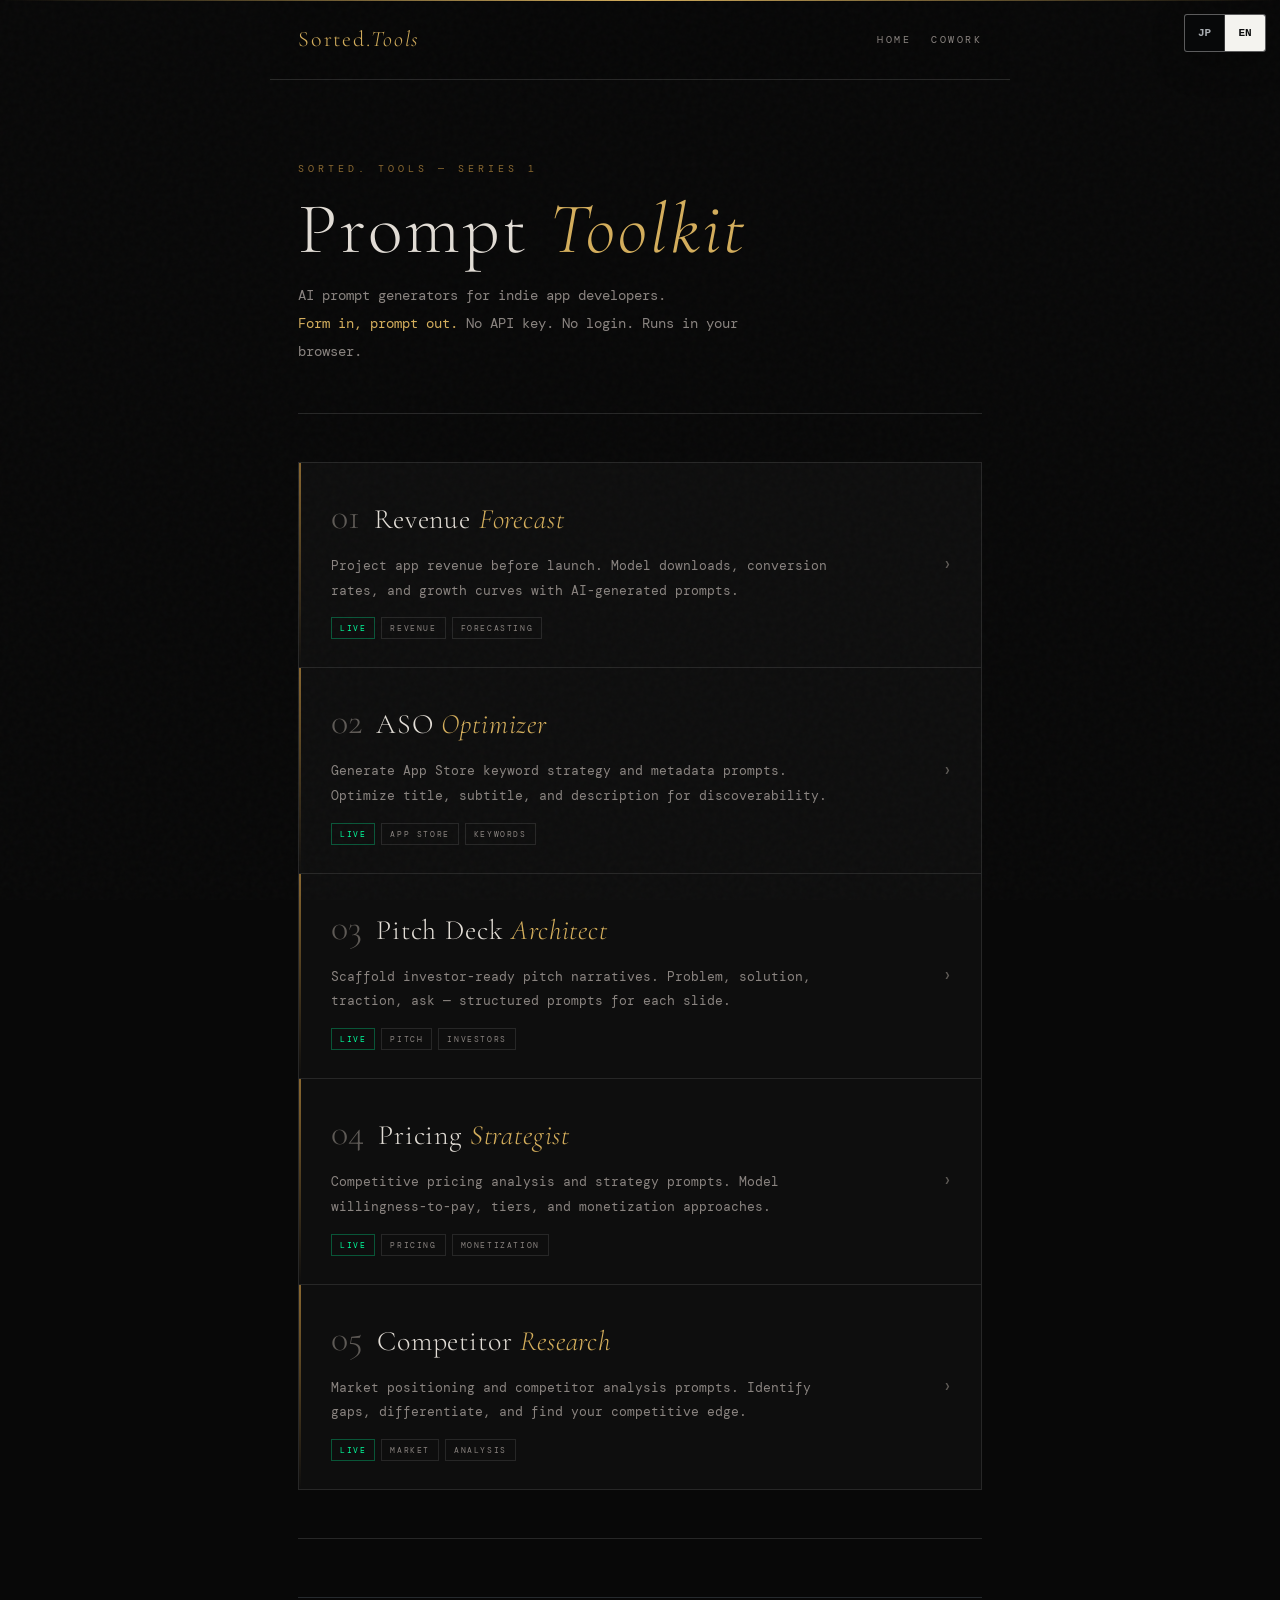
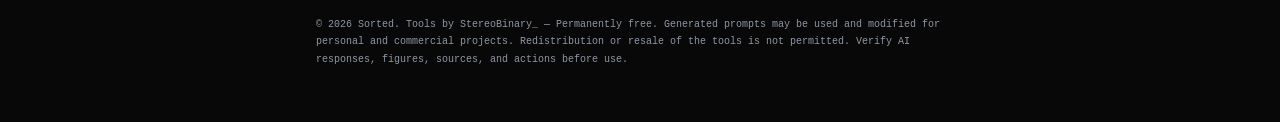
<file: sorted-tools/index.html>
<!DOCTYPE html>
<html lang="en">
<head>
  <meta charset="UTF-8" />
  <meta name="viewport" content="width=device-width, initial-scale=1.0" />
  <title>Sorted.Tools — AI Prompt Toolkit for Indie Developers</title>
  <meta name="description" content="AI prompt toolkit for indie app developers. Revenue forecasts, ASO, pitch decks, pricing strategy, competitor research." />
  <meta property="og:title" content="Sorted.Tools — AI Prompt Toolkit" />
  <meta property="og:description" content="Form in, prompt out. Five tools for indie app developers." />
  <meta property="og:type" content="website" />
  <meta property="og:url" content="https://yumakakuya.github.io/sorted-tools/" />
  <meta property="og:image" content="https://yumakakuya.github.io/ogp-tools.png" />
  <meta property="og:image:width" content="1200" />
  <meta property="og:image:height" content="630" />
  <meta name="twitter:card" content="summary_large_image" />
  <meta name="twitter:title" content="Sorted.Tools — AI Prompt Toolkit" />
  <meta name="twitter:description" content="Form in, prompt out. Free tools for indie app developers." />
  <meta name="twitter:image" content="https://yumakakuya.github.io/ogp-tools.png" />
  <meta name="twitter:creator" content="@null_founder" />
  <link rel="preconnect" href="https://fonts.googleapis.com" />
  <link href="https://fonts.googleapis.com/css2?family=Cormorant+Garamond:ital,wght@0,300;0,400;0,600;1,300&family=DM+Mono:wght@300;400&display=swap" rel="stylesheet" />
  <style>
    :root {
      --bg:       #080808;
      --bg2:      #0e0e0e;
      --bg3:      #161616;
      --gold:     #d4ae5c;
      --gold-dim: #8a6830;
      --gold-glow:rgba(212,174,92,0.18);
      --green:    #00ff9d;
      --text:     #e2ddd6;
      --text-dim: #8a8480;
      --text-sub: #5e5a56;
      --border:   #272727;
      --font-serif:'Cormorant Garamond', Georgia, serif;
      --font-mono: 'DM Mono', 'Courier New', monospace;
    }
    *, *::before, *::after { box-sizing:border-box; margin:0; padding:0; }
    html { scroll-behavior:smooth; }
    body {
      background: var(--bg);
      color: var(--text);
      font-family: var(--font-mono);
      font-size: 13px;
      line-height: 1.75;
      min-height: 100vh;
      overflow-x: hidden;
    }
    body::before {
      content:'';
      position:fixed; inset:0;
      background-image:url("data:image/svg+xml,%3Csvg viewBox='0 0 200 200' xmlns='http://www.w3.org/2000/svg'%3E%3Cfilter id='n'%3E%3CfeTurbulence type='fractalNoise' baseFrequency='0.85' numOctaves='4' stitchTiles='stitch'/%3E%3C/filter%3E%3Crect width='100%25' height='100%25' filter='url(%23n)'/%3E%3C/svg%3E");
      opacity:0.025; pointer-events:none; z-index:9999;
    }
    body::after {
      content:'';
      position:fixed; top:0; left:0; right:0; height:1px;
      background: linear-gradient(90deg, transparent, var(--gold), transparent);
      z-index:200;
    }

    .container { max-width:740px; margin:0 auto; padding:0 28px; }

    nav {
      padding: 20px 28px;
      display: flex; align-items:center; justify-content:space-between;
      max-width:740px; margin:0 auto;
      position:sticky; top:0; z-index:100;
      background: rgba(8,8,8,0.92);
      backdrop-filter: blur(12px);
      border-bottom: 1px solid var(--border);
    }
    .nav-logo {
      font-family:var(--font-serif);
      font-size:22px; font-weight:300;
      color:var(--gold);
      letter-spacing:0.08em;
      text-decoration:none;
    }
    .nav-links { display:flex; gap:20px; }
    .nav-links a {
      font-size:10px; letter-spacing:0.25em; text-transform:uppercase;
      color:var(--text-dim); text-decoration:none;
      transition:color 0.2s;
    }
    .nav-links a:hover { color:var(--gold); }

    .hero { padding:80px 0 48px; border-bottom:1px solid var(--border); }
    .hero-eyebrow {
      font-size:10px; letter-spacing:0.4em; text-transform:uppercase;
      color:var(--gold-dim); margin-bottom:16px;
      opacity:0; animation: rise 0.6s 0.2s forwards;
    }
    @keyframes rise { from{opacity:0;transform:translateY(8px)} to{opacity:1;transform:none} }
    .hero-title {
      font-family:var(--font-serif);
      font-size: clamp(40px, 8vw, 72px);
      font-weight:300; line-height:1;
      letter-spacing:0.04em; color:var(--text);
      margin-bottom:16px;
      opacity:0; animation: rise 0.7s 0.4s forwards;
    }
    .hero-title em { color:var(--gold); font-style:italic; }
    .hero-desc {
      font-size:14px; line-height:2; color:var(--text-dim);
      max-width:480px;
      opacity:0; animation: rise 0.6s 0.6s forwards;
    }
    .hero-desc .hl { color:var(--gold); }

    .tools-grid {
      display:grid; gap:1px; background:var(--border);
      border:1px solid var(--border);
      margin:48px 0;
    }
    .tool-card {
      background:var(--bg2); padding:32px 28px 28px 32px;
      position:relative; overflow:hidden;
      transition: background 0.3s;
      text-decoration:none; color:inherit;
      display:block;
    }
    .tool-card:hover { background:var(--bg3); }
    .tool-card::before {
      content:''; position:absolute; top:0; left:0;
      width:2px; height:100%;
      background: linear-gradient(180deg, var(--gold-dim), transparent);
      transition: background 0.3s;
    }
    .tool-card:hover::before {
      background: linear-gradient(180deg, var(--gold), var(--gold-dim));
    }

    .tool-card-head {
      display:flex; align-items:baseline; gap:14px; margin-bottom:10px;
    }
    .tool-num {
      font-family:var(--font-serif);
      font-size:36px; font-weight:300;
      color:var(--text-sub); line-height:1;
    }
    .tool-name {
      font-family:var(--font-serif);
      font-size:28px; font-weight:300;
      color:var(--text); letter-spacing:0.03em;
    }
    .tool-name em { color:var(--gold); font-style:italic; }

    .tool-desc {
      font-size:13px; line-height:1.9; color:var(--text-dim);
      margin-bottom:14px; max-width:520px;
    }

    .tool-tags { display:flex; flex-wrap:wrap; gap:6px; }
    .tag {
      font-size:8px; letter-spacing:0.2em; color:var(--text-dim);
      border:1px solid var(--border); padding:3px 8px; text-transform:uppercase;
    }
    .tag-live { color:var(--green); border-color:rgba(0,255,157,0.3); }

    .tool-arrow {
      position:absolute; top:50%; right:28px; transform:translateY(-50%);
      font-size:18px; color:var(--text-sub);
      transition: color 0.3s, transform 0.3s;
    }
    .tool-card:hover .tool-arrow {
      color:var(--gold); transform:translateY(-50%) translateX(4px);
    }

    .section {
      opacity:0; transform:translateY(12px);
      transition: opacity 0.7s ease, transform 0.7s ease;
    }
    .section.visible { opacity:1; transform:none; }

    .footer { padding:36px 0; text-align:center; border-top:1px solid var(--border); }
    .footer-txt { font-size:9px; letter-spacing:0.25em; color:var(--text-dim); text-transform:uppercase; }
    .footer-txt .hl { color:var(--gold-dim); }

    @media(max-width:600px){
      .tool-name { font-size:22px; }
      .tool-num { font-size:28px; }
      .tool-desc { font-size:13px; }
    }
  </style>
  <link rel="stylesheet" href="../sorted-common.css" />
</head>
<body>

  <nav>
    <a class="nav-logo" href="../">Sorted.<em style="color:var(--gold);font-style:italic;">Tools</em></a>
    <div class="nav-links">
      <a href="../">Home</a>
      <a href="../sorted-cowork/">Cowork</a>
    </div>
  </nav>

  <div class="container">

    <section class="hero">
      <div class="hero-eyebrow">Sorted. Tools — Series 1</div>
      <h1 class="hero-title">Prompt <em>Toolkit</em></h1>
      <p class="hero-desc">
        AI prompt generators for indie app developers.<br>
        <span class="hl">Form in, prompt out.</span> No API key. No login. Runs in your browser.
      </p>
    </section>

    <section class="section">
      <div class="tools-grid">

        <a class="tool-card" href="revenue-forecast/">
          <div class="tool-card-head">
            <span class="tool-num">01</span>
            <span class="tool-name">Revenue <em>Forecast</em></span>
          </div>
          <p class="tool-desc">Project app revenue before launch. Model downloads, conversion rates, and growth curves with AI-generated prompts.</p>
          <div class="tool-tags">
            <span class="tag tag-live">Live</span>
            <span class="tag">Revenue</span>
            <span class="tag">Forecasting</span>
          </div>
          <span class="tool-arrow">&rsaquo;</span>
        </a>

        <a class="tool-card" href="aso/">
          <div class="tool-card-head">
            <span class="tool-num">02</span>
            <span class="tool-name">ASO <em>Optimizer</em></span>
          </div>
          <p class="tool-desc">Generate App Store keyword strategy and metadata prompts. Optimize title, subtitle, and description for discoverability.</p>
          <div class="tool-tags">
            <span class="tag tag-live">Live</span>
            <span class="tag">App Store</span>
            <span class="tag">Keywords</span>
          </div>
          <span class="tool-arrow">&rsaquo;</span>
        </a>

        <a class="tool-card" href="pitch-deck/">
          <div class="tool-card-head">
            <span class="tool-num">03</span>
            <span class="tool-name">Pitch Deck <em>Architect</em></span>
          </div>
          <p class="tool-desc">Scaffold investor-ready pitch narratives. Problem, solution, traction, ask — structured prompts for each slide.</p>
          <div class="tool-tags">
            <span class="tag tag-live">Live</span>
            <span class="tag">Pitch</span>
            <span class="tag">Investors</span>
          </div>
          <span class="tool-arrow">&rsaquo;</span>
        </a>

        <a class="tool-card" href="pricing-strategy/">
          <div class="tool-card-head">
            <span class="tool-num">04</span>
            <span class="tool-name">Pricing <em>Strategist</em></span>
          </div>
          <p class="tool-desc">Competitive pricing analysis and strategy prompts. Model willingness-to-pay, tiers, and monetization approaches.</p>
          <div class="tool-tags">
            <span class="tag tag-live">Live</span>
            <span class="tag">Pricing</span>
            <span class="tag">Monetization</span>
          </div>
          <span class="tool-arrow">&rsaquo;</span>
        </a>

        <a class="tool-card" href="competitor-research/">
          <div class="tool-card-head">
            <span class="tool-num">05</span>
            <span class="tool-name">Competitor <em>Research</em></span>
          </div>
          <p class="tool-desc">Market positioning and competitor analysis prompts. Identify gaps, differentiate, and find your competitive edge.</p>
          <div class="tool-tags">
            <span class="tag tag-live">Live</span>
            <span class="tag">Market</span>
            <span class="tag">Analysis</span>
          </div>
          <span class="tool-arrow">&rsaquo;</span>
        </a>

      </div>
    </section>

    <footer class="footer">
      <div class="footer-txt"><span class="hl">Sorted.</span> Tools — by StereoBinary_ · 2026</div>
    </footer>

  </div>

  <script>
    const obs = new IntersectionObserver(es => es.forEach(e => {
      if(e.isIntersecting){ e.target.classList.add('visible'); obs.unobserve(e.target); }
    }), { threshold: 0.08 });
    document.querySelectorAll('.section').forEach(s => obs.observe(s));
  </script>
  <script src="../sorted-common.js"></script>
</body>
</html>
</file>
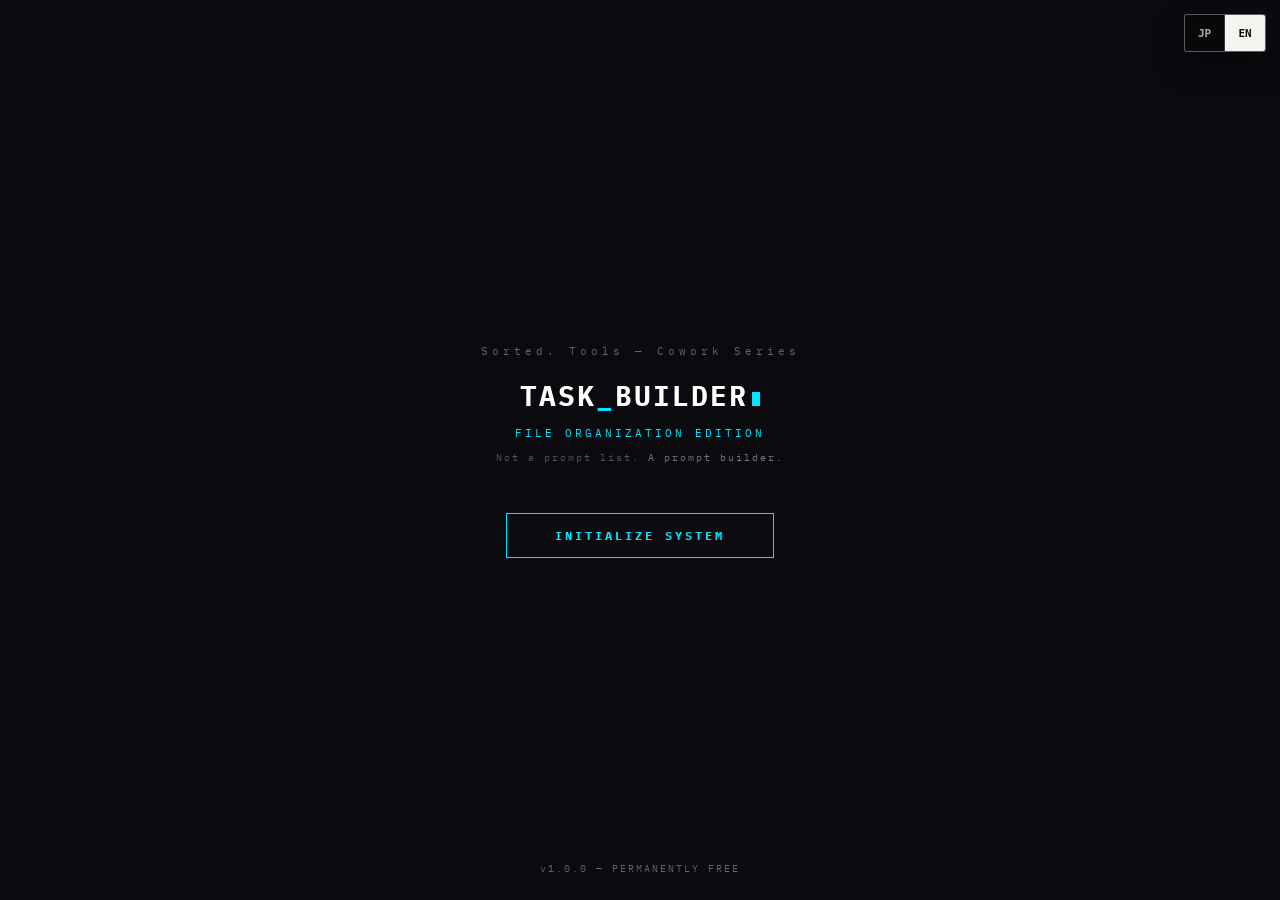
<file: sorted-cowork/file-org/index.html>
<!DOCTYPE html>
<html lang="en">
<head>
    <meta charset="UTF-8">
    <meta name="viewport" content="width=device-width, initial-scale=1.0">
    <title>Cowork Task Builder | Sorted. Tools</title>
    <meta name="description" content="Generate precise Claude Cowork delegation prompts for file organization. Not a prompt list — a prompt builder.">
    <meta property="og:image" content="https://yumakakuya.github.io/ogp-tools.png" />
    <meta property="og:title" content="File Org Builder | Sorted. Cowork" />
    <meta property="og:description" content="Free Claude Cowork prompt generator for file organization." />
    <meta name="twitter:title" content="File Org Builder | Sorted. Cowork" />
    <meta name="twitter:description" content="Free Claude Cowork prompt generator for file organization." />
    <meta name="twitter:card" content="summary_large_image" />
    <meta name="twitter:image" content="https://yumakakuya.github.io/ogp-tools.png" />
    <meta name="twitter:creator" content="@null_founder" />
    <link rel="preconnect" href="https://fonts.googleapis.com">
    <link rel="preconnect" href="https://fonts.gstatic.com" crossorigin>
    <link href="https://fonts.googleapis.com/css2?family=IBM+Plex+Mono:wght@400;500;700&family=Inter:wght@400;600;800&display=swap" rel="stylesheet">
    <style>
        :root {
            --bg: #0a0a0f; --surface: #13131f; --surface-lighter: #1c1c2e;
            --border: #2a2a3e; --accent: #00e5ff; --accent-dim: rgba(0,229,255,0.1);
            --accent2: #ff6b35; --text: #e8e8f0; --muted: #666; --green: #00ff9d;
        }
        * { box-sizing: border-box; margin: 0; padding: 0; outline: none; -webkit-tap-highlight-color: transparent; }
        body, html {
            height: 100%; background-color: var(--bg); color: var(--text);
            font-family: 'Inter', sans-serif; font-size: 14px; line-height: 1.5;
            user-select: none; -webkit-user-select: none; overflow-x: hidden;
        }
        body::before {
            content: ''; position: fixed; top: 0; left: 0; right: 0; bottom: 0;
            background: repeating-linear-gradient(0deg, transparent, transparent 2px, rgba(0,0,0,0.03) 2px, rgba(0,0,0,0.03) 4px);
            pointer-events: none; z-index: 9998;
        }
        .fade-in { animation: fadeIn 0.5s ease forwards; }
        .fade-out { animation: fadeOut 0.5s ease forwards; }
        @keyframes fadeIn { from { opacity:0; transform:translateY(10px); } to { opacity:1; transform:translateY(0); } }
        @keyframes fadeOut { from { opacity:1; transform:translateY(0); } to { opacity:0; transform:translateY(-10px); } }
        @keyframes blink { 0%,100%{opacity:1} 50%{opacity:0} }
        @keyframes scanline { 0%{top:-10%} 100%{top:110%} }
        .hidden { display: none !important; }

        /* SPLASH */
        #splash-screen {
            position: fixed; top:0; left:0; width:100%; height:100%; background:var(--bg);
            display:flex; flex-direction:column; justify-content:center; align-items:center;
            z-index:9999; overflow:hidden;
        }
        .splash-scan {
            position:absolute; top:-10%; left:0; right:0; height:80px;
            background:linear-gradient(transparent,rgba(0,229,255,0.03),transparent);
            animation:scanline 3s linear infinite;
        }
        .splash-brand { font-family:'IBM Plex Mono',monospace; font-size:11px; letter-spacing:4px; color:var(--muted); margin-bottom:16px; }
        .splash-title { font-family:'IBM Plex Mono',monospace; font-size:28px; font-weight:700; letter-spacing:2px; color:#fff; margin-bottom:8px; }
        .splash-title span { color:var(--accent); }
        .splash-sub { font-family:'IBM Plex Mono',monospace; font-size:11px; color:var(--accent); letter-spacing:3px; margin-bottom:8px; opacity:0.7; }
        .splash-tagline { font-family:'IBM Plex Mono',monospace; font-size:10px; color:#555; letter-spacing:2px; margin-bottom:48px; }
        .splash-tagline em { color:#777; font-style:normal; }
        .splash-cursor { display:inline-block; width:8px; height:14px; background:var(--accent); animation:blink 1s step-end infinite; vertical-align:middle; margin-left:4px; }
        .splash-btn {
            padding:14px 48px; background:transparent; border:1px solid var(--accent); color:var(--accent);
            font-family:'IBM Plex Mono',monospace; font-size:12px; font-weight:700; letter-spacing:3px;
            cursor:pointer; transition:0.2s; position:relative; overflow:hidden;
        }
        .splash-btn::before {
            content:''; position:absolute; top:0; left:-100%; width:100%; height:100%;
            background:linear-gradient(90deg,transparent,rgba(0,229,255,0.1),transparent); transition:0.4s;
        }
        .splash-btn:hover::before { left:100%; }
        .splash-btn:hover { background:rgba(0,229,255,0.08); box-shadow:0 0 20px rgba(0,229,255,0.2); }
        .splash-version { position:absolute; bottom:24px; font-family:'IBM Plex Mono',monospace; font-size:10px; color:var(--muted); letter-spacing:2px; }

        /* APP */
        #app-container { display:none; opacity:0; min-height:100vh; flex-direction:column; }
        ::-webkit-scrollbar { width:4px; }
        ::-webkit-scrollbar-track { background:var(--bg); }
        ::-webkit-scrollbar-thumb { background:#222; border-radius:2px; }

        header {
            padding:14px 30px; border-bottom:1px solid var(--border);
            background:rgba(10,10,15,0.9); position:sticky; top:0; z-index:100;
            display:flex; justify-content:space-between; align-items:center;
            backdrop-filter:blur(20px);
        }
        .brand { font-family:'IBM Plex Mono',monospace; font-size:15px; font-weight:700; letter-spacing:1px; color:#fff; display:flex; align-items:center; gap:8px; }
        .brand span { color:var(--accent); }
        .brand-dot { width:6px; height:6px; border-radius:50%; background:var(--green); box-shadow:0 0 8px var(--green); animation:blink 2s ease-in-out infinite; }
        .header-meta { font-family:'IBM Plex Mono',monospace; font-size:10px; color:var(--muted); letter-spacing:2px; }

        .main-content { flex:1; max-width:820px; margin:0 auto; width:100%; padding:28px 20px; }

        .series-nav { background:var(--surface); border:1px solid var(--border); border-radius:8px; padding:12px 16px; margin-bottom:24px; display:flex; align-items:center; gap:8px; overflow-x:auto; }
        .series-label { font-family:'IBM Plex Mono',monospace; font-size:9px; color:var(--muted); letter-spacing:2px; white-space:nowrap; }
        .series-tag { font-size:10px; padding:5px 11px; border-radius:20px; white-space:nowrap; font-weight:600; border:1px solid var(--border); color:#444; font-family:'IBM Plex Mono',monospace; }
        .series-tag.active { background:rgba(0,229,255,0.08); border-color:var(--accent); color:var(--accent); }
        .series-arrow { color:#222; font-size:11px; flex-shrink:0; }

        .card { background:var(--surface); border:1px solid var(--border); border-radius:10px; margin-bottom:16px; overflow:hidden; }
        .card-header { padding:12px 18px; border-bottom:1px solid var(--border); font-family:'IBM Plex Mono',monospace; font-size:10px; letter-spacing:3px; color:var(--muted); display:flex; align-items:center; gap:8px; }
        .dot { width:6px; height:6px; border-radius:50%; }
        .card-body { padding:16px 18px; display:grid; grid-template-columns:1fr 1fr; gap:14px; }
        .full { grid-column:1/-1; }

        label { display:block; font-family:'IBM Plex Mono',monospace; font-size:9px; letter-spacing:2px; color:var(--muted); text-transform:uppercase; margin-bottom:6px; }
        label .note { font-size:9px; color:#444; text-transform:none; letter-spacing:0; font-family:'Inter',sans-serif; margin-left:6px; }

        input[type="text"], select, textarea {
            width:100%; background:var(--bg); border:1px solid var(--border); border-radius:6px;
            color:var(--text); padding:10px 12px; font-size:13px; font-family:'Inter',sans-serif; transition:border-color 0.2s;
        }
        textarea { resize:vertical; min-height:70px; user-select:text; -webkit-user-select:text; }
        input[type="text"]:focus, select:focus, textarea:focus { border-color:var(--accent); box-shadow:0 0 0 2px rgba(0,229,255,0.08); }
        input::placeholder, textarea::placeholder { color:#333; }
        select option { background:var(--surface); }

        .tags { display:flex; flex-wrap:wrap; gap:6px; }
        .tag-btn { padding:6px 13px; border:1px solid var(--border); border-radius:4px; background:transparent; color:var(--muted); font-size:11px; font-family:'IBM Plex Mono',monospace; letter-spacing:1px; cursor:pointer; transition:0.15s; }
        .tag-btn.selected { border-color:var(--accent); color:var(--accent); background:rgba(0,229,255,0.07); }
        .tag-btn:hover:not(.selected) { border-color:#444; color:#aaa; }

        .generate-btn {
            width:100%; margin-top:8px; padding:16px; background:transparent;
            border:1px solid var(--accent); color:var(--accent);
            font-family:'IBM Plex Mono',monospace; font-size:12px; font-weight:700; letter-spacing:3px;
            cursor:pointer; transition:0.2s; border-radius:8px; position:relative; overflow:hidden;
        }
        .generate-btn:disabled { border-color:#222; color:#333; cursor:not-allowed; }
        .generate-btn:not(:disabled)::before { content:''; position:absolute; top:0; left:-100%; width:100%; height:100%; background:linear-gradient(90deg,transparent,rgba(0,229,255,0.1),transparent); transition:0.5s; }
        .generate-btn:not(:disabled):hover::before { left:100%; }
        .generate-btn:not(:disabled):hover { background:rgba(0,229,255,0.06); box-shadow:0 0 20px rgba(0,229,255,0.15); }

        .result-header-bar { background:rgba(0,229,255,0.05); border:1px solid rgba(0,229,255,0.2); border-radius:8px; padding:10px 16px; margin-bottom:16px; font-family:'IBM Plex Mono',monospace; font-size:11px; color:var(--accent); letter-spacing:1px; }
        .terminal-window { background:#050508; border:1px solid var(--border); border-radius:10px; overflow:hidden; margin-bottom:16px; }
        .terminal-bar { background:var(--surface); padding:8px 14px; font-family:'IBM Plex Mono',monospace; font-size:10px; color:var(--muted); letter-spacing:2px; border-bottom:1px solid var(--border); display:flex; align-items:center; gap:8px; }
        .terminal-bar::before { content:''; display:inline-block; width:8px; height:8px; border-radius:50%; background:var(--accent); box-shadow:0 0 6px var(--accent); }
        .result-box { padding:20px; font-family:'IBM Plex Mono',monospace; font-size:11.5px; line-height:1.7; color:#c8d8e8; white-space:pre-wrap; word-break:break-word; max-height:520px; overflow-y:auto; user-select:text; -webkit-user-select:text; }
        .action-row { display:flex; gap:10px; flex-direction:column; }
        .copy-btn-large { width:100%; background:transparent; border:1px solid var(--accent); color:var(--accent); font-family:'IBM Plex Mono',monospace; padding:16px; border-radius:8px; cursor:pointer; font-weight:700; font-size:12px; letter-spacing:3px; transition:0.2s; }
        .copy-btn-large:hover { background:rgba(0,229,255,0.06); box-shadow:0 0 20px rgba(0,229,255,0.15); }
        .back-btn { background:transparent; color:var(--muted); border:1px solid var(--border); padding:12px; border-radius:8px; cursor:pointer; font-family:'IBM Plex Mono',monospace; font-weight:700; font-size:11px; letter-spacing:2px; width:100%; transition:0.2s; }
        .back-btn:hover { border-color:#444; color:#aaa; }

        footer { text-align:center; padding:28px; color:var(--muted); font-family:'IBM Plex Mono',monospace; font-size:10px; border-top:1px solid var(--border); margin-top:auto; letter-spacing:1px; }
        .gate-hint { font-family:'IBM Plex Mono',monospace; font-size:10px; color:var(--accent2); margin-top:8px; display:none; letter-spacing:1px; }
        @media (max-width:600px) { .card-body { grid-template-columns:1fr; } }

        /* ONBOARD HINT */
        .onboard-hint {
            background:rgba(0,229,255,0.04); border:1px solid rgba(0,229,255,0.15);
            border-radius:8px; padding:14px 16px; margin-bottom:20px;
            font-family:'IBM Plex Mono',monospace; font-size:11px; color:#aaa;
            line-height:1.7; position:relative; letter-spacing:0.3px;
        }
        .onboard-hint strong { color:var(--accent); }
        .onboard-close {
            position:absolute; top:10px; right:14px; background:none; border:none;
            color:var(--muted); font-size:14px; cursor:pointer; padding:0 4px;
        }
        .onboard-close:hover { color:var(--text); }

        /* SOFT WARNINGS */
        .soft-warn {
            font-family:'IBM Plex Mono',monospace; font-size:10px; color:#ff9d3a;
            margin-top:5px; display:none; letter-spacing:0.5px; line-height:1.5;
        }

        /* SAFETY BAR */
        .safety-bar {
            background:var(--surface); border:1px solid var(--border); border-radius:8px;
            padding:10px 16px; margin-bottom:16px; display:flex; align-items:center;
            justify-content:space-between; gap:12px;
        }
        .safety-bar-left { display:flex; align-items:center; gap:10px; }
        .safety-dot { width:9px; height:9px; border-radius:50%; background:#444; flex-shrink:0; transition:0.3s; }
        .safety-dot.green  { background:var(--green);  box-shadow:0 0 8px var(--green); }
        .safety-dot.yellow { background:#ffcc00; box-shadow:0 0 8px rgba(255,204,0,0.5); }
        .safety-dot.red    { background:#ff4d4d; box-shadow:0 0 8px rgba(255,77,77,0.5); }
        .safety-label { font-family:'IBM Plex Mono',monospace; font-size:10px; color:var(--muted); letter-spacing:1px; }
        .safety-check-btn {
            background:transparent; border:1px solid var(--border); color:var(--muted);
            font-family:'IBM Plex Mono',monospace; font-size:9px; letter-spacing:1px;
            padding:5px 10px; border-radius:4px; cursor:pointer; white-space:nowrap; transition:0.2s;
        }
        .safety-check-btn:hover { border-color:var(--accent); color:var(--accent); }

        /* SAFETY REPORT */
        .safety-report {
            background:var(--surface); border:1px solid var(--border); border-radius:8px;
            padding:14px 16px; margin-bottom:16px; display:none;
        }
        .safety-report-header {
            font-family:'IBM Plex Mono',monospace; font-size:10px; color:var(--muted);
            letter-spacing:2px; margin-bottom:10px; display:flex; justify-content:space-between; align-items:center;
        }
        .safety-report-item { display:flex; gap:10px; margin-bottom:8px; align-items:flex-start; }
        .safety-report-icon { font-size:13px; flex-shrink:0; margin-top:1px; }
        .safety-report-text { font-family:'IBM Plex Mono',monospace; font-size:10px; color:#aaa; letter-spacing:0.3px; line-height:1.5; }
        .safety-report-close { background:none; border:none; color:var(--muted); cursor:pointer; font-size:12px; padding:0; }
        .safety-report-close:hover { color:var(--text); }
    </style>
    <link rel="stylesheet" href="../../sorted-common.css">
</head>
<body>

    <div id="splash-screen">
        <div class="splash-scan"></div>
        <div class="splash-brand fade-in">Sorted. Tools — Cowork Series</div>
        <div class="splash-title fade-in" style="animation-delay:0.1s">TASK<span>_</span>BUILDER<span class="splash-cursor"></span></div>
        <div class="splash-sub fade-in" style="animation-delay:0.2s">FILE ORGANIZATION EDITION</div>
        <div class="splash-tagline fade-in" style="animation-delay:0.25s">Not a prompt list. <em>A prompt builder.</em></div>
        <button class="splash-btn fade-in" style="animation-delay:0.35s" onclick="startApp()">INITIALIZE SYSTEM</button>
        <div class="splash-version">v1.0.0 — PERMANENTLY FREE</div>
    </div>

    <div id="app-container">
        <header>
            <div class="brand"><div class="brand-dot"></div>Sorted<span>.</span>&nbsp;Tools</div>
            <div class="header-meta">COWORK TASK BUILDER&nbsp;&nbsp;|&nbsp;&nbsp;FILE ORG</div>
        </header>

        <main class="main-content">
            <div id="form-view">

                <div class="series-nav">
                    <span class="series-label">COWORK /</span>
                    <span class="series-tag active">01 File Org ◀</span>
                    <span class="series-arrow">→</span>
                    <span class="series-tag">02 Research</span>
                    <span class="series-arrow">→</span>
                    <span class="series-tag">03 Data Extract</span>
                    <span class="series-arrow">→</span>
                    <span class="series-tag">04 Report Gen</span>
                    <span class="series-arrow">→</span>
                    <span class="series-tag">05 Inbox Mgmt</span>
                </div>

                <div class="onboard-hint" id="onboardHint">
                    <button class="onboard-close" onclick="document.getElementById('onboardHint').style.display='none'" title="Close">✕</button>
                    <strong>One quick tip.</strong> You can write folder descriptions and custom rules in any language — English tends to give the most precise results, but start with whatever feels natural.
                </div>

                <div class="safety-bar" id="safetyBar">
                    <div class="safety-bar-left">
                        <div class="safety-dot" id="safetyDot"></div>
                        <span class="safety-label" id="safetyLabel">Waiting for input...</span>
                    </div>
                    <button class="safety-check-btn" onclick="toggleSafetyReport()">SAFETY CHECK ▾</button>
                </div>

                <div class="safety-report" id="safetyReport">
                    <div class="safety-report-header">
                        <span>SAFETY CHECK REPORT</span>
                        <button class="safety-report-close" onclick="toggleSafetyReport()">✕</button>
                    </div>
                    <div id="safetyReportItems"></div>
                </div>

                <div class="card" style="border-top:3px solid var(--accent);">
                    <div class="card-header"><div class="dot" style="background:var(--accent)"></div>TASK SETUP</div>
                    <div class="card-body">
                        <div>
                            <label>Task Type</label>
                            <select id="taskType" onchange="checkGate()">
                                <option value="">── Select ──</option>
                                <option value="sort">File Organization & Classification</option>
                                <option value="rename">Batch Rename</option>
                                <option value="extract">Data Extraction & Aggregation</option>
                                <option value="report">Report Generation from Files</option>
                                <option value="clean">Duplicate Removal & Cleanup</option>
                                <option value="custom">Custom (describe below)</option>
                            </select>
                        </div>
                        <div>
                            <label>Target Folder<span class="note">What folder will Cowork access?</span></label>
                            <select id="folderType" onchange="checkGate()">
                                <option value="">── Select ──</option>
                                <option value="downloads">Downloads folder</option>
                                <option value="desktop">Desktop</option>
                                <option value="documents">Documents folder</option>
                                <option value="project">Project folder</option>
                                <option value="photos">Photos / Images folder</option>
                                <option value="receipts">Receipts / Expense folder</option>
                                <option value="custom">Other (describe below)</option>
                            </select>
                        </div>
                        <div class="full">
                            <label>Describe the folder contents<span class="note">What's inside and roughly how many files?</span></label>
                            <input type="text" id="folderDesc" placeholder="e.g. 3 years of invoices, screenshots, and Excel files mixed together. ~500 files. The more specific, the better." oninput="checkGate()">
                            <div class="soft-warn" id="folderDescWarn">💬 Try to be more specific — file types, quantity, or current state. The more detail, the better the result.</div>
                            <div class="soft-warn" id="folderDescTaskWarn">💬 This field is for describing the folder, not giving instructions. Save task instructions for the Custom Instructions field below.</div>
                        </div>
                        <div class="full">
                            <label>File Types (select all that apply)</label>
                            <div class="tags" id="filetype-tags"></div>
                        </div>
                    </div>
                </div>

                <div class="card" style="border-top:3px solid #ffcc00;">
                    <div class="card-header"><div class="dot" style="background:#ffcc00"></div>ORGANIZATION RULES</div>
                    <div class="card-body">
                        <div>
                            <label>Sort Method</label>
                            <select id="sortMethod">
                                <option value="type">By file type (PDF / Images / Excel / etc.)</option>
                                <option value="date">By date (Year / Month)</option>
                                <option value="project">By project or client name</option>
                                <option value="content">By content (AI-inferred categories)</option>
                                <option value="custom">Custom (see instructions below)</option>
                            </select>
                        </div>
                        <div>
                            <label>Naming Convention<span class="note">Optional</span></label>
                            <input type="text" id="namingRule" placeholder="e.g. YYYYMMDD_description_vN">
                        </div>
                        <div class="full">
                            <label>Exclusions / Protected Items<span class="note">Files Cowork must NOT touch</span></label>
                            <input type="text" id="excludeRule" placeholder="e.g. system folder, .env files, anything from 2023 or earlier. Tip: 'do not touch X' is clearer than 'everything except X'." oninput="checkGate()">
                            <div class="soft-warn" id="excludeRuleWarn">💬 'Do not touch X' is clearer than 'anything except X'. Example: system folder, .env files, data from 2023 or earlier.</div>
                        </div>
                        <div class="full">
                            <label>Custom Instructions<span class="note">Additional rules or special handling</span></label>
                            <textarea id="customRule" placeholder="e.g. Sort invoices by client name. Move duplicates to _duplicate. Do not move files older than 2022. The more specific, the better." oninput="checkGate()"></textarea>
                            <div class="soft-warn" id="customRuleWarn">💬 Try to be more specific. Vague instructions like 'organize properly' or 'do your best' may produce unpredictable results.</div>
                        </div>
                    </div>
                </div>

                <div class="card" style="border-top:3px solid #ff6b35;">
                    <div class="card-header"><div class="dot" style="background:#ff6b35"></div>OUTPUT &amp; SAFETY</div>
                    <div class="card-body">
                        <div class="full">
                            <label>Deliverables (select all that apply)</label>
                            <div class="tags" id="output-tags"></div>
                        </div>
                        <div>
                            <label>Safety Level</label>
                            <select id="safetyLevel" onchange="checkGate()">
                                <option value="strict">Confirm before every action (recommended)</option>
                                <option value="moderate">Confirm destructive actions only</option>
                                <option value="auto">Auto-execute (no confirmation)</option>
                            </select>
                        </div>
                        <div>
                            <label>Schedule</label>
                            <select id="schedule">
                                <option value="once">Run once</option>
                                <option value="daily">Daily (recurring Cowork task)</option>
                                <option value="weekly">Weekly (recurring Cowork task)</option>
                                <option value="monthly">Monthly (recurring Cowork task)</option>
                            </select>
                        </div>
                    </div>
                </div>

                <div class="gate-hint" id="gateHint">⚠ Select a Task Type, Target Folder, and describe the contents to continue</div>
                <button class="generate-btn" id="generateBtn" onclick="processGeneration()" disabled>GENERATE COWORK PROMPT</button>
            </div>

            <div id="result-view" class="hidden">
                <div class="result-header-bar">&gt; STATUS: PROMPT READY — PASTE INTO CLAUDE COWORK AND DELEGATE.</div>
                <div class="terminal-window">
                    <div class="terminal-bar">cowork_task_prompt.txt — Read Only</div>
                    <div class="result-box" id="output"></div>
                </div>
                <div class="action-row">
                    <button class="copy-btn-large" onclick="copyText(this)">COPY PROMPT TO CLIPBOARD</button>
                    <button class="back-btn" onclick="backToForm()">← BUILD ANOTHER PROMPT</button>
                </div>
            </div>
        </main>

        <footer>
            © 2026 Sorted. Tools — Cowork Series. Free Release.<br>
            File Org → Research → Data Extract → <strong style="color:var(--accent)">Report Gen</strong> → Inbox Mgmt
        </footer>
    </div>

    <script>
        const appContainer = document.getElementById('app-container');
        const formView = document.getElementById('form-view');
        const resultView = document.getElementById('result-view');
        const generateBtn = document.getElementById('generateBtn');

        function startApp() {
            const splash = document.getElementById('splash-screen');
            splash.classList.add('fade-out');
            setTimeout(() => {
                splash.style.display = 'none';
                appContainer.style.display = 'flex';
                appContainer.classList.add('fade-in');
                checkGate();
            }, 500);
        }

        function processGeneration() {
            formView.classList.add('fade-out');
            setTimeout(() => {
                formView.classList.add('hidden');
                formView.classList.remove('fade-out');
                generatePromptText();
                resultView.classList.remove('hidden');
                resultView.classList.add('fade-in');
                window.scrollTo(0,0);
            }, 400);
        }

        function backToForm() {
            resultView.classList.add('fade-out');
            setTimeout(() => {
                resultView.classList.add('hidden');
                resultView.classList.remove('fade-out');
                formView.classList.remove('hidden');
                formView.classList.add('fade-in');
                window.scrollTo(0,0);
            }, 400);
        }

        const selectedFileTypes = new Set();
        const selectedOutputs = new Set();

        function renderTags(id, opts, set, cb) {
            const c = document.getElementById(id);
            c.innerHTML = '';
            opts.forEach(o => {
                const b = document.createElement('button');
                b.type = 'button';
                b.className = 'tag-btn' + (set.has(o.value) ? ' selected' : '');
                b.textContent = o.label;
                b.onclick = () => {
                    set.has(o.value) ? set.delete(o.value) : set.add(o.value);
                    b.classList.toggle('selected');
                    if (cb) cb();
                };
                c.appendChild(b);
            });
        }

        renderTags('filetype-tags', [
            {value:'PDF',label:'PDF'},
            {value:'Images (JPG/PNG)',label:'Images'},
            {value:'Excel / CSV',label:'Excel/CSV'},
            {value:'Word / Text',label:'Word/TXT'},
            {value:'Video',label:'Video'},
            {value:'ZIP Archives',label:'ZIP'},
            {value:'Code files',label:'Code'},
            {value:'Other',label:'Other'},
        ], selectedFileTypes, checkGate);

        renderTags('output-tags', [
            {value:'Create subfolders and move files',label:'Subfolders'},
            {value:'Write an organization report in Markdown',label:'Report (.md)'},
            {value:'Export a file list to Excel',label:'Excel file list'},
            {value:'Show a preview plan before executing',label:'Preview plan'},
            {value:'Save an execution log as a text file',label:'Execution log'},
        ], selectedOutputs, checkGate);

        const VAGUE_WORDS = [
            'whatever', 'anything', 'somehow', 'sort of', 'kind of',
            'i dunno', 'idk', 'not sure', 'just do it', 'figure it out',
            'use your judgment', 'up to you', 'your call', 'as you like',
            'as you see fit', 'randomly', 'freestyle', 'any way',
            'however you want', 'just wing it'
        ];

        const TASK_INSTRUCTION_WORDS = [
            'could you', 'can you', 'i want you to',
            'make sure to', 'go ahead and', 'i need you to',
            'would you', 'do this for me', 'please do',
            'please find', 'please sort', 'please organize',
            'please rename', 'please move'
        ];

        const EXCLUDE_VAGUE = [
            'idk', 'not sure', 'whatever', 'anything', 'everything',
            'nothing', 'n/a', 'none', 'no idea', 'up to you'
        ];

        const CUSTOM_VAGUE = [
            'whatever', 'anything', 'somehow', 'just do it',
            'figure it out', 'use your judgment', 'up to you',
            'your call', 'as you like', 'as you see fit',
            'appropriately', 'properly', 'correctly', 'perfectly',
            'neatly', 'nicely', 'well', 'good', 'fine',
            'just wing it', 'freestyle', 'however you want',
            'make it work', 'do your best', 'as needed',
            'as appropriate', 'accordingly', 'suitably'
        ];

        function checkGate() {
            const desc = document.getElementById('folderDesc').value.trim();
            const excl = document.getElementById('excludeRule').value.trim().toLowerCase();
            const cust = document.getElementById('customRule').value.trim().toLowerCase();
            const descLower = desc.toLowerCase();

            // folderDesc: vague word check
            const descVague = VAGUE_WORDS.some(w => descLower.includes(w));
            const descShort = desc.length > 0 && desc.length < 15;
            const showDescWarn = descVague || descShort;
            document.getElementById('folderDescWarn').style.display = showDescWarn ? 'block' : 'none';

            // folderDesc: task instruction check
            const descTask = TASK_INSTRUCTION_WORDS.some(w => descLower.includes(w));
            document.getElementById('folderDescTaskWarn').style.display = descTask ? 'block' : 'none';

            // excludeRule: vague check
            const exclVague = excl.length > 0 && EXCLUDE_VAGUE.some(w => excl.includes(w));
            document.getElementById('excludeRuleWarn').style.display = exclVague ? 'block' : 'none';

            // customRule: vague check
            const custVague = cust.length > 0 && CUSTOM_VAGUE.some(w => cust.includes(w));
            document.getElementById('customRuleWarn').style.display = custVague ? 'block' : 'none';

            const ok = document.getElementById('taskType').value &&
                       document.getElementById('folderType').value &&
                       desc.length >= 5;
            generateBtn.disabled = !ok;
            document.getElementById('gateHint').style.display = ok ? 'none' : 'block';

            updateSafetyBar();
        }

        function toggleSafetyReport() {
            const report = document.getElementById('safetyReport');
            if (report.style.display === 'block') {
                report.style.display = 'none';
            } else {
                buildSafetyReport();
                report.style.display = 'block';
            }
        }

        function buildSafetyReport() {
            const desc = document.getElementById('folderDesc').value.trim();
            const excl = document.getElementById('excludeRule').value.trim().toLowerCase();
            const cust = document.getElementById('customRule').value.trim().toLowerCase();
            const safety = document.getElementById('safetyLevel').value;

            const items = [];

            // folderDesc evaluation
            const descVague = VAGUE_WORDS.some(w => desc.toLowerCase().includes(w));
            const descShort = desc.length > 0 && desc.length < 15;
            if (descShort || descVague) {
                items.push({ icon: '⚠️', text: 'Folder description is too short or vague.' });
            } else if (desc.length === 0) {
                items.push({ icon: '💡', text: 'Folder description: not yet entered.' });
            } else {
                items.push({ icon: '✅', text: 'Folder description looks specific.' });
            }

            // excludeRule evaluation
            const exclVague = excl.length > 0 && EXCLUDE_VAGUE.some(w => excl.includes(w));
            if (exclVague) {
                items.push({ icon: '⚠️', text: 'Exclusion rules may be ambiguous.' });
            } else if (excl.length === 0) {
                items.push({ icon: '💡', text: 'Exclusion rules: not specified (optional).' });
            } else {
                items.push({ icon: '✅', text: 'Exclusion rules look clear.' });
            }

            // customRule evaluation
            const custVague = cust.length > 0 && CUSTOM_VAGUE.some(w => cust.includes(w));
            if (custVague) {
                items.push({ icon: '⚠️', text: 'Custom instructions are too vague.' });
            } else if (cust.length === 0) {
                items.push({ icon: '💡', text: 'Custom instructions: not specified (optional).' });
            } else {
                items.push({ icon: '✅', text: 'Custom instructions look specific.' });
            }

            // safetyLevel evaluation
            if (safety === 'auto') {
                items.push({ icon: '⚠️', text: 'Safety level: Auto-execute (no confirmation)' });
            } else {
                items.push({ icon: '✅', text: 'Safety level: Confirm before executing (recommended)' });
            }

            const container = document.getElementById('safetyReportItems');
            container.innerHTML = items.map(i =>
                `<div class="safety-report-item"><span class="safety-report-icon">${i.icon}</span><span class="safety-report-text">${i.text}</span></div>`
            ).join('');
        }

        function updateSafetyBar() {
            const desc = document.getElementById('folderDesc').value.trim();
            const excl = document.getElementById('excludeRule').value.trim().toLowerCase();
            const cust = document.getElementById('customRule').value.trim().toLowerCase();
            const safety = document.getElementById('safetyLevel').value;
            const dot = document.getElementById('safetyDot');
            const label = document.getElementById('safetyLabel');

            if (!desc) {
                dot.className = 'safety-dot';
                label.textContent = 'Waiting for input...';
                return;
            }

            const issues = [];
            const descLowerSB = desc.toLowerCase();
            const descVague = VAGUE_WORDS.some(w => descLowerSB.includes(w));
            const descShort = desc.length < 15;
            const descTask  = TASK_INSTRUCTION_WORDS.some(w => descLowerSB.includes(w));
            if (descVague || descShort || descTask) issues.push('folder description');

            const exclVague = excl.length > 0 && EXCLUDE_VAGUE.some(w => excl.includes(w));
            if (exclVague) issues.push('exclusion rules');

            const custVague = cust.length > 0 && CUSTOM_VAGUE.some(w => cust.includes(w));
            if (custVague) issues.push('custom instructions');

            if (safety === 'auto') issues.push('safety level');

            const hardIssues = issues.filter(i => i !== 'safety level');
            if (issues.length === 0) {
                dot.className = 'safety-dot green';
                label.textContent = 'ALL CLEAR  — Ready to generate';
            } else if (hardIssues.length === 0) {
                dot.className = 'safety-dot yellow';
                label.textContent = 'REVIEW SUGGESTED  — Auto-execute is enabled';
            } else if (issues.length <= 1) {
                dot.className = 'safety-dot yellow';
                label.textContent = 'REVIEW SUGGESTED  — Please check your inputs';
            } else {
                dot.className = 'safety-dot red';
                label.textContent = `INPUT ISSUES  — ${issues.length} issue(s) found`;
            }
        }

        const getVal = id => { const e = document.getElementById(id); return e ? e.value.trim() : ''; };
        const sanitize = s => s.replace(/[<>"']/g, '');

        const SAFETY = {
            strict: [
                'Before executing ANY file operation (move, rename, delete), output a complete plan and wait for explicit approval.',
                'Do NOT proceed until the user types "OK" or "proceed".',
                'Mark every irreversible operation (delete, overwrite) with ⚠️ WARNING in the plan.',
            ],
            moderate: [
                'For destructive operations (delete, overwrite), pause and request approval.',
                'For non-destructive operations (copy, create folder, rename), proceed automatically.',
                'Log all actions taken.',
            ],
            auto: [
                'Execute all operations automatically without pausing.',
                'Log every action to execution_log.txt in the target folder.',
                'If a critical error occurs, pause and report immediately.',
            ],
        };

        const SCHEDULE = {
            once:    'Run this task once only.',
            daily:   'Set up as a recurring Cowork scheduled task — run daily at 09:00.',
            weekly:  'Set up as a recurring Cowork scheduled task — run every Monday at 09:00.',
            monthly: 'Set up as a recurring Cowork scheduled task — run on the 1st of every month at 09:00.',
        };

        const SORT = {
            type:    'Organize by file type. Create subfolders: /PDF, /Images, /Excel-CSV, /Word-Text, /Video, /Archives, /Code, /Other.',
            date:    'Organize by date. Create subfolders by year and month: /YYYY/MM/. Use creation date; fall back to last-modified if unavailable.',
            project: 'Organize by project or client name. Infer names from file names and content. Create one subfolder per project.',
            content: 'Organize by content. Read file names and contents to infer categories. Use descriptive subfolder names.',
            custom:  'Follow the custom organization rules in the CUSTOM INSTRUCTIONS section.',
        };

        const TASK_LABEL = { sort:'File Organization & Classification', rename:'Batch File Rename', extract:'Data Extraction & Aggregation', report:'Report Generation from Files', clean:'Duplicate Removal & Cleanup', custom:'Custom File Task' };
        const FOLDER_LABEL = { downloads:'Downloads folder', desktop:'Desktop', documents:'Documents folder', project:'Project folder', photos:'Photos / Images folder', receipts:'Receipts / Expense folder', custom:'custom folder (see description)' };

        function generatePromptText() {
            const taskType    = getVal('taskType');
            const folderType  = getVal('folderType');
            const folderDesc  = sanitize(getVal('folderDesc'));
            const sortMethod  = getVal('sortMethod');
            const namingRule  = sanitize(getVal('namingRule'));
            const excludeRule = sanitize(getVal('excludeRule'));
            const customRule  = sanitize(getVal('customRule'));
            const safetyLevel = getVal('safetyLevel');
            const schedule    = getVal('schedule');
            const fileTypes   = Array.from(selectedFileTypes);
            const outputs     = Array.from(selectedOutputs);
            const taskLabel   = TASK_LABEL[taskType] || 'File Task';
            const folderLabel = FOLDER_LABEL[folderType] || 'target folder';
            const safety      = SAFETY[safetyLevel] || SAFETY.strict;

            let t = '';
            t += `# COWORK TASK PROMPT\n# Generated by Sorted. Tools — Cowork Task Builder v1.0.0\n# -------------------------------------------------------\n\n`;
            t += `## OBJECTIVE\nThe information provided in this prompt is used solely for executing this task. Do not retain or reference it beyond this session.\n\nYou are a precise file management agent. Your task is:\n"${taskLabel} for the ${folderLabel}."\nComplete this task fully and autonomously according to the rules below.\n${SCHEDULE[schedule] || SCHEDULE.once}\n\n`;
            t += `## SCOPE\n- Target: ${folderLabel}\n- Folder description: ${folderDesc}\n`;
            t += fileTypes.length ? `- File types in scope: ${fileTypes.join(', ')}\n` : `- File types in scope: All file types\n`;
            if (excludeRule) t += `- EXCLUDED / PROTECTED: ${excludeRule}\n`;
            t += `\n`;
            t += `## ORGANIZATION METHOD\n${SORT[sortMethod] || SORT.type}\n`;
            if (namingRule) t += `\nNaming convention:\n  Rule: ${namingRule}\n  Example: "invoice_march.pdf" → "20260301_invoice.pdf"\n`;
            if (customRule) t += `\nCUSTOM INSTRUCTIONS (override defaults where conflicting):\n${customRule}\n`;
            t += `\n`;
            if (outputs.length) {
                t += `## DELIVERABLES\nIn addition to organizing, produce the following:\n`;
                outputs.forEach((o,i) => { t += `${i+1}. ${o}\n`; });
                t += `Save all outputs to the root of the target folder.\n\n`;
            }
            t += `## CONSTRAINTS\n- Do NOT access or modify files outside the target folder.\n- Do NOT permanently delete any file — move to _trash/ or _duplicates/ first.\n- Do NOT touch system files, hidden files (starting with .), or config files.\n`;
            if (excludeRule) t += `- STRICTLY respect protected items: ${excludeRule}\n`;
            t += `\n`;
            t += `## SAFETY & EXECUTION RULES\n`;
            safety.forEach((s,i) => { t += `${i+1}. ${s}\n`; });
            t += `\n`;
            t += `## VALIDATION\nBefore finishing, verify:\n(a) All in-scope files have been processed\n(b) No files were permanently deleted\n(c) Protected items were untouched\n(d) All deliverables created and saved\n(e) Final summary output (see format below)\n(f) If any instruction conflicts with the folder description or custom rules, pause and request clarification before proceeding\n\n`;
            t += `## FINAL SUMMARY FORMAT\nEnd the task with:\n\n---\nTASK COMPLETE\n- Files processed  : [N]\n- Folders created  : [N]\n- Files renamed    : [N]\n- Files moved      : [N]\n- Duplicates found : [N]\n- Issues / skipped : [list any]\n---\n\n`;
            t += `## ERROR HANDLING\nDo not guess. Do not assume. When in doubt, list the ambiguity and ask before proceeding.\n\n`;
            t += `# -------------------------------------------------------\n# Generated with Sorted. Tools — Cowork Task Builder v1.0.0\n# Powered by Sorted. Cowork Series | sorted.tools\n`;

            document.getElementById('output').textContent = t;
        }

        function copyText(btn) {
            const orig = btn.innerText;
            navigator.clipboard.writeText(document.getElementById('output').textContent).then(() => {
                btn.innerText = '✅ COPIED — PASTE INTO CLAUDE COWORK';
                btn.style.cssText = 'background:rgba(0,255,157,0.1);border-color:#00ff9d;color:#00ff9d';
                setTimeout(() => { btn.innerText = orig; btn.style.cssText = ''; }, 2500);
            }).catch(() => {
                btn.innerText = '⚠️ Copy failed — please use HTTPS';
                setTimeout(() => { btn.innerText = orig; }, 3000);
            });
        }
    </script>
    <script src="../../sorted-common.js"></script>
</body>
</html>
</file>
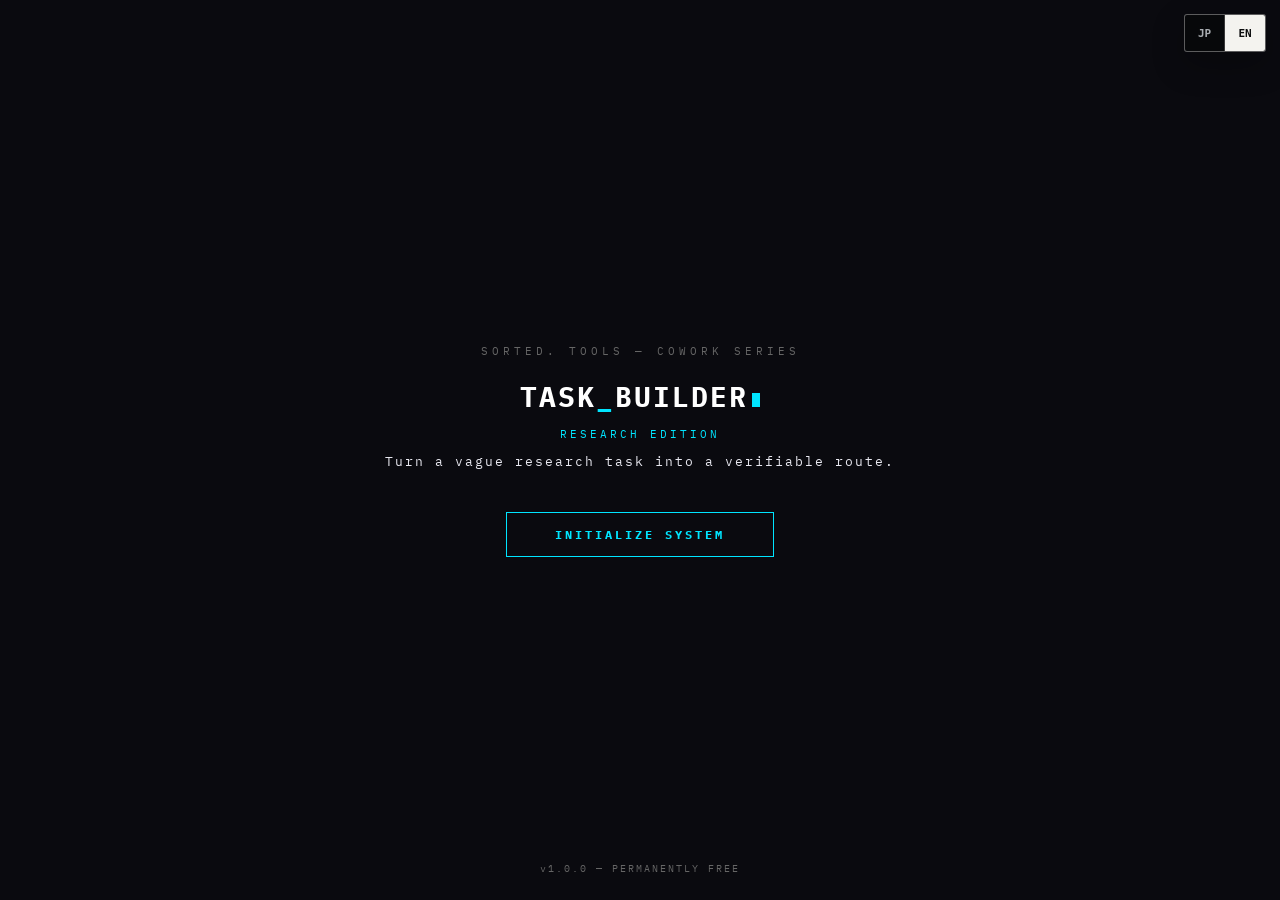
<file: sorted-cowork/research/index.html>
<!DOCTYPE html>
<html lang="ja">
<head>
    <meta charset="UTF-8">
    <meta name="viewport" content="width=device-width, initial-scale=1.0">
    <title>Cowork Research Builder | Sorted. Tools</title>
    <meta name="description" content="Generate precise Claude Cowork research prompts for competitive analysis, market research, and deep-dive investigations. Not a prompt list — a prompt builder.">
    <meta property="og:image" content="https://yumakakuya.github.io/ogp-tools.png" />
    <meta property="og:title" content="Research Builder | Sorted. Cowork" />
    <meta property="og:description" content="Free Claude Cowork prompt generator for structured research." />
    <meta name="twitter:title" content="Research Builder | Sorted. Cowork" />
    <meta name="twitter:description" content="Free Claude Cowork prompt generator for structured research." />
    <meta name="twitter:card" content="summary_large_image" />
    <meta name="twitter:image" content="https://yumakakuya.github.io/ogp-tools.png" />
    <meta name="twitter:creator" content="@null_founder" />
    <link rel="preconnect" href="https://fonts.googleapis.com">
    <link rel="preconnect" href="https://fonts.gstatic.com" crossorigin>
    <link href="https://fonts.googleapis.com/css2?family=IBM+Plex+Mono:wght@400;500;700&family=Inter:wght@400;600;800&display=swap" rel="stylesheet">

    <style>
        :root {
            --bg: #0a0a0f;
            --surface: #13131f;
            --surface-lighter: #1c1c2e;
            --border: #2a2a3e;
            --accent: #00e5ff;
            --accent-dim: rgba(0, 229, 255, 0.1);
            --accent2: #ff6b35;
            --text: #e8e8f0;
            --muted: #666;
            --green: #00ff9d;
        }

        * { box-sizing: border-box; margin: 0; padding: 0; outline: none; -webkit-tap-highlight-color: transparent; }

        body, html {
            height: 100%;
            background-color: var(--bg);
            color: var(--text);
            font-family: 'Inter', sans-serif;
            font-size: 14px;
            line-height: 1.5;
            user-select: none;
            -webkit-user-select: none;
            overflow-x: hidden;
        }

        /* SCANLINE OVERLAY */
        body::before {
            content: '';
            position: fixed;
            top: 0; left: 0; right: 0; bottom: 0;
            background: repeating-linear-gradient(
                0deg,
                transparent,
                transparent 2px,
                rgba(0,0,0,0.03) 2px,
                rgba(0,0,0,0.03) 4px
            );
            pointer-events: none;
            z-index: 9998;
        }

        .fade-in { animation: fadeIn 0.5s ease forwards; }
        .fade-out { animation: fadeOut 0.5s ease forwards; }

        @keyframes fadeIn {
            from { opacity: 0; transform: translateY(10px); }
            to { opacity: 1; transform: translateY(0); }
        }
        @keyframes fadeOut {
            from { opacity: 1; transform: translateY(0); }
            to { opacity: 0; transform: translateY(-10px); }
        }
        @keyframes blink {
            0%, 100% { opacity: 1; }
            50% { opacity: 0; }
        }
        @keyframes scanline {
            0% { top: -10%; }
            100% { top: 110%; }
        }
        @keyframes glitch {
            0%, 100% { transform: translate(0); }
            20% { transform: translate(-2px, 1px); }
            40% { transform: translate(2px, -1px); }
            60% { transform: translate(-1px, 2px); }
            80% { transform: translate(1px, -1px); }
        }

        .hidden { display: none !important; }

        /* SPLASH */
        #splash-screen {
            position: fixed; top: 0; left: 0; width: 100%; height: 100%;
            background: var(--bg);
            display: flex; flex-direction: column;
            justify-content: center; align-items: center;
            z-index: 9999;
            overflow: hidden;
        }

        .splash-scan {
            position: absolute;
            top: -10%; left: 0; right: 0; height: 80px;
            background: linear-gradient(transparent, rgba(0,229,255,0.03), transparent);
            animation: scanline 3s linear infinite;
        }

        .splash-brand {
            font-family: 'IBM Plex Mono', monospace;
            font-size: 11px;
            letter-spacing: 4px;
            color: var(--muted);
            margin-bottom: 16px;
            text-transform: uppercase;
        }

        .splash-title {
            font-family: 'IBM Plex Mono', monospace;
            font-size: 28px;
            font-weight: 700;
            letter-spacing: 2px;
            color: #fff;
            margin-bottom: 8px;
        }

        .splash-title span { color: var(--accent); }

        .splash-sub {
            font-family: 'IBM Plex Mono', monospace;
            font-size: 11px;
            color: var(--accent);
            letter-spacing: 3px;
            margin-bottom: 10px;
            opacity: 0.7;
        }

        .splash-welcome {
            font-family: 'IBM Plex Mono', monospace;
            font-size: 13px;
            color: var(--text);
            letter-spacing: 2px;
            margin-bottom: 40px;
            opacity: 0.75;
        }

        .splash-cursor {
            display: inline-block;
            width: 8px; height: 14px;
            background: var(--accent);
            animation: blink 1s step-end infinite;
            vertical-align: middle;
            margin-left: 4px;
        }

        .splash-btn {
            padding: 14px 48px;
            background: transparent;
            border: 1px solid var(--accent);
            color: var(--accent);
            font-family: 'IBM Plex Mono', monospace;
            font-size: 12px;
            font-weight: 700;
            letter-spacing: 3px;
            cursor: pointer;
            transition: 0.2s;
            position: relative;
            overflow: hidden;
        }

        .splash-btn::before {
            content: '';
            position: absolute;
            top: 0; left: -100%;
            width: 100%; height: 100%;
            background: linear-gradient(90deg, transparent, rgba(0,229,255,0.1), transparent);
            transition: 0.4s;
        }
        .splash-btn:hover::before { left: 100%; }
        .splash-btn:hover {
            background: rgba(0,229,255,0.08);
            box-shadow: 0 0 20px rgba(0,229,255,0.2), inset 0 0 20px rgba(0,229,255,0.05);
        }

        .splash-version {
            position: absolute;
            bottom: 24px;
            font-family: 'IBM Plex Mono', monospace;
            font-size: 10px;
            color: var(--muted);
            letter-spacing: 2px;
        }

        /* MAIN */
        #app-container {
            display: none; opacity: 0;
            min-height: 100vh;
            flex-direction: column;
        }

        ::-webkit-scrollbar { width: 4px; }
        ::-webkit-scrollbar-track { background: var(--bg); }
        ::-webkit-scrollbar-thumb { background: #222; border-radius: 2px; }

        header {
            padding: 14px 30px;
            border-bottom: 1px solid var(--border);
            background: rgba(10,10,15,0.9);
            position: sticky; top: 0; z-index: 100;
            display: flex; justify-content: space-between; align-items: center;
            backdrop-filter: blur(20px);
        }

        .brand {
            font-family: 'IBM Plex Mono', monospace;
            font-size: 15px; font-weight: 700;
            letter-spacing: 1px; color: #fff;
            display: flex; align-items: center; gap: 8px;
        }
        .brand span { color: var(--accent); }
        .brand-dot {
            width: 6px; height: 6px;
            border-radius: 50%;
            background: var(--green);
            box-shadow: 0 0 8px var(--green);
            animation: blink 2s ease-in-out infinite;
        }

        .header-meta {
            font-family: 'IBM Plex Mono', monospace;
            font-size: 10px; color: var(--muted);
            letter-spacing: 2px;
        }

        .main-content {
            flex: 1;
            max-width: 820px;
            margin: 0 auto;
            width: 100%;
            padding: 28px 20px;
        }

        /* SERIES NAV */
        .series-nav {
            background: var(--surface);
            border: 1px solid var(--border);
            border-radius: 8px;
            padding: 12px 16px;
            margin-bottom: 24px;
            display: flex; align-items: center; gap: 8px;
            overflow-x: auto;
        }

        .series-label {
            font-family: 'IBM Plex Mono', monospace;
            font-size: 9px; color: var(--muted);
            letter-spacing: 2px; white-space: nowrap;
        }

        .series-tag {
            font-size: 10px;
            padding: 5px 11px;
            border-radius: 20px;
            white-space: nowrap;
            font-weight: 600;
            border: 1px solid var(--border);
            color: #444;
            font-family: 'IBM Plex Mono', monospace;
        }

        .series-tag.active {
            background: var(--accent-dim);
            border-color: var(--accent);
            color: var(--accent);
        }

        .series-arrow { color: #222; font-size: 11px; flex-shrink: 0; }

        /* CARD */
        .card {
            background: var(--surface);
            border: 1px solid var(--border);
            border-radius: 10px;
            margin-bottom: 16px;
            overflow: hidden;
        }

        .card-header {
            padding: 12px 18px;
            border-bottom: 1px solid var(--border);
            font-family: 'IBM Plex Mono', monospace;
            font-size: 10px;
            letter-spacing: 3px;
            color: var(--muted);
            display: flex; align-items: center; gap: 8px;
        }

        .dot {
            width: 6px; height: 6px;
            border-radius: 50%;
        }

        .card-body {
            padding: 16px 18px;
            display: grid;
            grid-template-columns: 1fr 1fr;
            gap: 14px;
        }

        .full { grid-column: 1 / -1; }

        label {
            display: block;
            font-family: 'IBM Plex Mono', monospace;
            font-size: 9px;
            letter-spacing: 2px;
            color: var(--muted);
            text-transform: uppercase;
            margin-bottom: 6px;
        }

        label .note {
            font-size: 9px;
            color: #444;
            text-transform: none;
            letter-spacing: 0;
            font-family: 'Inter', sans-serif;
            margin-left: 6px;
        }

        input[type="text"], select, textarea {
            width: 100%;
            background: var(--bg);
            border: 1px solid var(--border);
            border-radius: 6px;
            color: var(--text);
            padding: 10px 12px;
            font-size: 13px;
            font-family: 'Inter', sans-serif;
            transition: border-color 0.2s;
        }

        textarea {
            resize: vertical;
            min-height: 70px;
            user-select: text;
            -webkit-user-select: text;
        }

        input[type="text"]:focus, select:focus, textarea:focus {
            border-color: var(--accent);
            box-shadow: 0 0 0 2px rgba(0,229,255,0.08);
        }

        input::placeholder, textarea::placeholder { color: #333; }

        select option { background: var(--surface); }

        /* TAGS */
        .tags { display: flex; flex-wrap: wrap; gap: 6px; }

        .tag-btn {
            padding: 6px 13px;
            border: 1px solid var(--border);
            border-radius: 4px;
            background: transparent;
            color: var(--muted);
            font-size: 11px;
            font-family: 'IBM Plex Mono', monospace;
            letter-spacing: 1px;
            cursor: pointer;
            transition: 0.15s;
        }

        .tag-btn.selected {
            border-color: var(--accent);
            color: var(--accent);
            background: rgba(0,229,255,0.07);
        }

        .tag-btn:hover:not(.selected) {
            border-color: #444;
            color: #aaa;
        }

        /* SAFETY BAR */
        .safety-bar {
            display: flex;
            justify-content: space-between;
            align-items: center;
            background: var(--surface);
            border: 1px solid var(--border);
            border-radius: 8px;
            padding: 10px 16px;
            margin-bottom: 16px;
            transition: border-color 0.3s;
        }

        .safety-bar-left {
            display: flex;
            align-items: center;
            gap: 10px;
        }

        .safety-dot {
            width: 8px; height: 8px;
            border-radius: 50%;
            background: var(--muted);
            flex-shrink: 0;
            transition: background 0.3s;
            box-shadow: 0 0 0 rgba(0,0,0,0);
        }

        .safety-dot.green { background: var(--green); box-shadow: 0 0 8px rgba(0, 255, 157, 0.5); }
        .safety-dot.yellow { background: #ffcc00; box-shadow: 0 0 8px rgba(255, 204, 0, 0.5); }
        .safety-dot.red { background: var(--accent2); box-shadow: 0 0 8px rgba(255, 107, 53, 0.5); }

        .safety-label {
            font-family: 'IBM Plex Mono', monospace;
            font-size: 11px;
            letter-spacing: 1px;
            color: var(--muted);
            transition: color 0.3s;
        }

        .safety-label.green { color: var(--green); }
        .safety-label.yellow { color: #ffcc00; }
        .safety-label.red { color: var(--accent2); }

        .safety-check-btn {
            background: none;
            border: 1px solid var(--border);
            color: var(--muted);
            font-family: 'IBM Plex Mono', monospace;
            font-size: 10px;
            letter-spacing: 2px;
            padding: 6px 14px;
            cursor: pointer;
            border-radius: 4px;
            transition: 0.2s;
            white-space: nowrap;
        }

        .safety-check-btn:hover {
            border-color: var(--accent);
            color: var(--accent);
        }

        .safety-report {
            display: none;
            background: var(--surface);
            border: 1px solid var(--border);
            border-radius: 8px;
            padding: 16px 18px;
            margin-bottom: 16px;
        }

        .safety-report-header {
            font-family: 'IBM Plex Mono', monospace;
            font-size: 10px;
            letter-spacing: 3px;
            color: var(--muted);
            margin-bottom: 14px;
            padding-bottom: 10px;
            border-bottom: 1px solid var(--border);
            display: flex;
            justify-content: space-between;
            align-items: center;
        }

        .safety-report-item {
            display: flex;
            align-items: flex-start;
            gap: 10px;
            padding: 8px 0;
            border-bottom: 1px solid rgba(255,255,255,0.04);
            font-size: 12px;
            line-height: 1.7;
        }

        .safety-report-item:last-of-type { border-bottom: none; }

        .safety-report-icon {
            font-size: 13px;
            flex-shrink: 0;
            margin-top: 1px;
        }

        .safety-report-text {
            font-family: 'IBM Plex Mono', monospace;
            font-size: 10px;
            color: var(--text);
            flex: 1;
            letter-spacing: 0.3px;
            line-height: 1.5;
        }

        .safety-report-text small {
            display: block;
            color: var(--muted);
            font-size: 11px;
            margin-top: 2px;
        }

        .safety-report-close {
            background: none;
            border: none;
            color: var(--muted);
            cursor: pointer;
            font-size: 12px;
            padding: 0;
        }

        .safety-report-close:hover { color: var(--text); }

        /* GENERATE BTN */
        .generate-btn {
            width: 100%;
            margin-top: 8px;
            padding: 16px;
            background: transparent;
            border: 1px solid var(--accent);
            color: var(--accent);
            font-family: 'IBM Plex Mono', monospace;
            font-size: 12px;
            font-weight: 700;
            letter-spacing: 3px;
            cursor: pointer;
            transition: 0.2s;
            border-radius: 8px;
            position: relative;
            overflow: hidden;
        }

        .generate-btn:disabled {
            border-color: #222;
            color: #333;
            cursor: not-allowed;
        }

        .generate-btn:not(:disabled)::before {
            content: '';
            position: absolute; top: 0; left: -100%;
            width: 100%; height: 100%;
            background: linear-gradient(90deg, transparent, rgba(0,229,255,0.1), transparent);
            transition: 0.5s;
        }
        .generate-btn:not(:disabled):hover::before { left: 100%; }
        .generate-btn:not(:disabled):hover {
            background: rgba(0,229,255,0.06);
            box-shadow: 0 0 20px rgba(0,229,255,0.15);
        }

        /* RESULT VIEW */
        .result-header-bar {
            background: rgba(0,229,255,0.05);
            border: 1px solid rgba(0,229,255,0.2);
            border-radius: 8px;
            padding: 10px 16px;
            margin-bottom: 16px;
            font-family: 'IBM Plex Mono', monospace;
            font-size: 11px;
            color: var(--accent);
            letter-spacing: 1px;
        }

        .terminal-window {
            background: #050508;
            border: 1px solid var(--border);
            border-radius: 10px;
            overflow: hidden;
            margin-bottom: 16px;
        }

        .terminal-bar {
            background: var(--surface);
            padding: 8px 14px;
            font-family: 'IBM Plex Mono', monospace;
            font-size: 10px;
            color: var(--muted);
            letter-spacing: 2px;
            border-bottom: 1px solid var(--border);
            display: flex; align-items: center; gap: 8px;
        }

        .terminal-bar::before {
            content: '';
            display: inline-block;
            width: 8px; height: 8px;
            border-radius: 50%;
            background: var(--accent);
            box-shadow: 0 0 6px var(--accent);
        }

        .result-box {
            padding: 20px;
            font-family: 'IBM Plex Mono', monospace;
            font-size: 11.5px;
            line-height: 1.7;
            color: #c8d8e8;
            white-space: pre-wrap;
            word-break: break-word;
            max-height: 520px;
            overflow-y: auto;
            user-select: text;
            -webkit-user-select: text;
        }

        .action-row {
            display: flex; gap: 10px; flex-direction: column;
        }

        .copy-btn-large {
            width: 100%;
            background: transparent;
            border: 1px solid var(--accent);
            color: var(--accent);
            font-family: 'IBM Plex Mono', monospace;
            padding: 16px;
            border-radius: 8px;
            cursor: pointer;
            font-weight: 700;
            font-size: 12px;
            letter-spacing: 3px;
            transition: 0.2s;
        }

        .copy-btn-large:hover {
            background: rgba(0,229,255,0.06);
            box-shadow: 0 0 20px rgba(0,229,255,0.15);
        }

        .back-btn {
            background: transparent;
            color: var(--muted);
            border: 1px solid var(--border);
            padding: 12px;
            border-radius: 8px;
            cursor: pointer;
            font-family: 'IBM Plex Mono', monospace;
            font-weight: 700;
            font-size: 11px;
            letter-spacing: 2px;
            width: 100%;
            transition: 0.2s;
        }

        .back-btn:hover { border-color: #444; color: #aaa; }

        footer {
            text-align: center;
            padding: 28px;
            color: var(--muted);
            font-family: 'IBM Plex Mono', monospace;
            font-size: 10px;
            border-top: 1px solid var(--border);
            margin-top: auto;
            letter-spacing: 1px;
        }

        .gate-hint {
            font-family: 'IBM Plex Mono', monospace;
            font-size: 10px;
            color: var(--accent2);
            margin-top: 8px;
            display: none;
            letter-spacing: 1px;
        }

        .soft-warn {
            font-family: 'IBM Plex Mono', monospace;
            font-size: 10px;
            color: #ff9d3a;
            margin-top: 5px;
            display: none;
            letter-spacing: 0.5px;
            line-height: 1.5;
        }

        /* ONBOARD HINT */
        .onboard-hint {
            background: rgba(0, 229, 255, 0.04);
            border: 1px solid rgba(0, 229, 255, 0.2);
            border-radius: 8px;
            padding: 14px 16px;
            margin-bottom: 20px;
        }

        .onboard-hint-inner {
            display: flex;
            align-items: flex-start;
            gap: 12px;
        }

        .onboard-icon {
            font-size: 16px;
            flex-shrink: 0;
            margin-top: 1px;
        }

        .onboard-text {
            font-size: 12px;
            color: var(--muted);
            line-height: 1.8;
            flex: 1;
        }

        .onboard-text strong {
            color: var(--text);
            font-size: 12px;
        }

        .onboard-close {
            background: none;
            border: none;
            color: var(--muted);
            font-size: 12px;
            cursor: pointer;
            padding: 0 4px;
            flex-shrink: 0;
            opacity: 0.5;
            transition: opacity 0.2s;
        }

        .onboard-close:hover {
            opacity: 1;
        }

        @media (max-width: 600px) {
            .card-body { grid-template-columns: 1fr; }
        }
    </style>
    <link rel="stylesheet" href="../../sorted-common.css">
</head>

<body>

    <!-- SPLASH -->
    <div id="splash-screen">
        <div class="splash-scan"></div>
        <div class="splash-brand fade-in">Sorted. Tools — COWORK SERIES</div>
        <div class="splash-title fade-in" style="animation-delay:0.1s">
            TASK<span>_</span>BUILDER<span class="splash-cursor"></span>
        </div>
        <div class="splash-sub fade-in" style="animation-delay:0.2s">RESEARCH EDITION</div>
        <div class="splash-welcome fade-in" style="animation-delay:0.3s">ようこそ、プロの入口へ。</div>
        <button class="splash-btn fade-in" style="animation-delay:0.45s" onclick="startApp()">INITIALIZE SYSTEM</button>
        <div class="splash-version">v1.0.0 — PERMANENTLY FREE</div>
    </div>

    <div id="app-container">
        <header>
            <div class="brand">
                <div class="brand-dot"></div>
                Sorted<span>.</span>&nbsp;Tools
            </div>
            <div class="header-meta">COWORK TASK BUILDER&nbsp;&nbsp;|&nbsp;&nbsp;RESEARCH</div>
        </header>

        <main class="main-content">

            <!-- FORM VIEW -->
            <div id="form-view" class="view-container">

                <!-- SERIES NAV -->
                <div class="series-nav">
                    <span class="series-label">COWORK /</span>
                    <span class="series-tag">01 File Org</span>
                    <span class="series-arrow">→</span>
                    <span class="series-tag active">02 Research ◀</span>
                    <span class="series-arrow">→</span>
                    <span class="series-tag">03 Data Extract</span>
                    <span class="series-arrow">→</span>
                    <span class="series-tag">04 Report Gen</span>
                    <span class="series-arrow">→</span>
                    <span class="series-tag">05 Inbox Mgmt</span>
                </div>

                <div class="onboard-hint" id="onboardHint">
                    <div class="onboard-hint-inner">
                        <span class="onboard-icon">TIP</span>
                        <span class="onboard-text">
                            <strong>入力のヒント。</strong> 調査テーマ、対象範囲、制約を具体的に書くほど、生成プロンプトの精度と確認可能性が高まります。
                        </span>
                        <button class="onboard-close" onclick="closeOnboard()">✕</button>
                    </div>
                </div>

                <!-- CARD 1: RESEARCH SETUP -->
                <div class="card" style="border-top: 3px solid var(--accent);">
                    <div class="card-header">
                        <div class="dot" style="background:var(--accent)"></div>RESEARCH SETUP
                    </div>
                    <div class="card-body">
                        <div>
                            <label>リサーチ目的</label>
                            <select id="researchType" onchange="checkGate()">
                                <option value="">── 選択してください ──</option>
                                <option value="競合・市場調査">競合・市場調査</option>
                                <option value="Web情報収集・まとめ">Web情報収集・まとめ</option>
                                <option value="特定トピックの深掘り調査">特定トピックの深掘り調査</option>
                                <option value="技術・製品リサーチ">技術・製品リサーチ</option>
                                <option value="カスタム（自由記述）">カスタム（自由記述）</option>
                            </select>
                        </div>
                        <div class="full">
                            <label>調査テーマ・トピック<span class="note">何を調べたいかを具体的に</span></label>
                            <input type="text" id="researchTopic" placeholder="例: モバイル家計簿アプリの日本市場における競合状況" oninput="checkGate()">
                            <div class="soft-warn" id="topicWarn">
                                💬 抽象的な表現が含まれています。AIが検索語として使用できません。<br>
                                <span style="opacity:0.7">例）日本のASO最適化ツール市場 / モバイル家計簿アプリの競合状況</span>
                            </div>
                        </div>
                    </div>
                </div>

                <!-- CARD 2: RESEARCH DETAILS -->
                <div class="card" style="border-top: 3px solid #ffcc00;">
                    <div class="card-header">
                        <div class="dot" style="background:#ffcc00"></div>RESEARCH DETAILS
                    </div>
                    <div class="card-body">
                        <div>
                            <label>対象領域・業界</label>
                            <input type="text" id="domain" placeholder="例: モバイルアプリ / フィンテック / 個人向けSaaS" oninput="checkGate()">
                            <div class="soft-warn" id="domainWarn">
                                💬 意味のある領域名で指定してください。<br>
                                <span style="opacity:0.7">例）モバイルアプリ / 個人向けSaaS / フィンテック</span>
                            </div>
                        </div>
                        <div>
                            <label>調査の深さ</label>
                            <select id="researchDepth">
                                <option value="表面的な概要（スピード重視）">表面的な概要（スピード重視）</option>
                                <option value="標準（バランス型）" selected>標準（バランス型）</option>
                                <option value="深掘り（詳細分析・時間をかける）">深掘り（詳細分析・時間をかける）</option>
                            </select>
                        </div>
                        <div class="full">
                            <label>情報源の優先度</label>
                            <div class="tags" id="source-tags"></div>
                        </div>
                        <div>
                            <label>比較・競合対象<span class="note">未入力の場合はAIが自動で特定</span></label>
                            <input type="text" id="compareTargets" placeholder="例: Notion, Obsidian, Roam Research" oninput="checkGate()">
                            <div class="soft-warn" id="compareWarn">
                                💬 固有名詞または比較カテゴリで指定してください。<br>
                                <span style="opacity:0.7">例）Notion, Obsidian, Roam / ASOツール全般</span>
                            </div>
                        </div>
                        <div>
                            <label>除外・制約条件</label>
                            <input type="text" id="excludeScope" placeholder="例: 日本語情報のみ / 2024年以降の情報のみ / 有料ツールは除外" oninput="checkGate()">
                            <div class="soft-warn" id="excludeWarn">
                                💬 制約として機能しない表現が含まれています。<br>
                                <span style="opacity:0.7">例）日本語情報のみ / 2024年以降の情報 / 有料ツールは除外</span>
                            </div>
                        </div>
                        <div class="full">
                            <label>追加コンテキスト・補足</label>
                            <textarea id="additionalContext" placeholder="例: 自分はインディー開発者で、$10以下の買い切りツールと競合するかを知りたい"></textarea>
                        </div>
                    </div>
                </div>

                <!-- CARD 3: OUTPUT & SAFETY -->
                <div class="card" style="border-top: 3px solid #ff6b35;">
                    <div class="card-header">
                        <div class="dot" style="background:#ff6b35"></div>OUTPUT &amp; SAFETY
                    </div>
                    <div class="card-body">
                        <div class="full">
                            <label>出力形式（複数選択可）</label>
                            <div class="tags" id="output-tags"></div>
                        </div>
                        <div>
                            <label>安全レベル</label>
                            <select id="safetyLevel" onchange="checkGate()">
                                <option value="strict">調査開始前に計画を提示・承認を待つ（推奨）</option>
                                <option value="moderate">外部アクセスを伴う操作のみ確認</option>
                                <option value="auto">完全自律実行・ログ保存</option>
                            </select>
                        </div>
                        <div>
                            <label>スケジュール</label>
                            <select id="schedule">
                                <option value="once">一回のみ</option>
                                <option value="daily">毎日（定期モニタリング）</option>
                                <option value="weekly">毎週</option>
                                <option value="monthly">毎月</option>
                            </select>
                        </div>
                    </div>
                </div>

                <!-- SAFETY BAR -->
                <div class="safety-bar" id="safetyBar">
                    <div class="safety-bar-left">
                        <div class="safety-dot" id="safetyDot"></div>
                        <span class="safety-label" id="safetyLabel">入力を確認中...</span>
                    </div>
                    <button class="safety-check-btn" onclick="toggleSafetyReport()">SAFETY CHECK ▾</button>
                </div>

                <!-- SAFETY CHECK REPORT -->
                <div class="safety-report" id="safetyReport">
                    <div class="safety-report-header">
                        <span>SAFETY CHECK REPORT</span>
                        <button class="safety-report-close" onclick="toggleSafetyReport()">✕</button>
                    </div>
                    <div id="safetyReportItems"></div>
                </div>

                <!-- GATE HINT -->
                <div class="gate-hint" id="gateHint">
                    ⚠ リサーチ目的とテーマを入力してください
                </div>

                <button class="generate-btn" id="generateBtn" onclick="processGeneration()" disabled>
                    GENERATE COWORK PROMPT
                </button>

            </div>

            <!-- RESULT VIEW -->
            <div id="result-view" class="view-container hidden">
                <div class="result-header-bar">
                    &gt; STATUS: RESEARCH PROMPT READY. PASTE INTO CLAUDE COWORK.
                </div>
                <div class="terminal-window">
                    <div class="terminal-bar">cowork_research_prompt.txt — Read Only</div>
                    <div class="result-box" id="output"></div>
                </div>
                <div class="action-row">
                    <button class="copy-btn-large" onclick="copyText(this)">COPY PROMPT TO CLIPBOARD</button>
                    <button class="back-btn" onclick="backToForm()">← CREATE NEW PROMPT</button>
                </div>
            </div>

        </main>

        <footer>
            © 2026 Sorted. Tools — Cowork Series<br>
            File Org → <strong style="color:var(--accent)">Research</strong> → Data Extract → Report Gen → Inbox Mgmt
        </footer>
    </div>

    <script>
        const splash = document.getElementById('splash-screen');
        const appContainer = document.getElementById('app-container');
        const formView = document.getElementById('form-view');
        const resultView = document.getElementById('result-view');
        const generateBtn = document.getElementById('generateBtn');

        // --- APP FLOW ---
        function startApp() {
            splash.classList.add('fade-out');
            setTimeout(() => {
                splash.style.display = 'none';
                appContainer.style.display = 'flex';
                appContainer.classList.add('fade-in');
                checkGate();
            }, 500);
        }

        function processGeneration() {
            formView.classList.add('fade-out');
            setTimeout(() => {
                formView.classList.add('hidden');
                formView.classList.remove('fade-out');
                generatePromptText();
                resultView.classList.remove('hidden');
                resultView.classList.add('fade-in');
                window.scrollTo(0, 0);
            }, 400);
        }

        function backToForm() {
            resultView.classList.add('fade-out');
            setTimeout(() => {
                resultView.classList.add('hidden');
                resultView.classList.remove('fade-out');
                formView.classList.remove('hidden');
                formView.classList.add('fade-in');
                window.scrollTo(0, 0);
            }, 400);
        }

        function closeOnboard() {
            document.getElementById('onboardHint').style.display = 'none';
        }

        // --- TAG SYSTEM ---
        const selectedSources = new Set();
        const selectedOutputs = new Set();

        function renderTags(containerId, options, selectedSet, onchange) {
            const container = document.getElementById(containerId);
            container.innerHTML = '';
            options.forEach(opt => {
                const btn = document.createElement('button');
                btn.type = 'button';
                btn.className = 'tag-btn' + (selectedSet.has(opt.value) ? ' selected' : '');
                btn.textContent = opt.label;
                btn.onclick = () => {
                    if (selectedSet.has(opt.value)) {
                        selectedSet.delete(opt.value);
                        btn.classList.remove('selected');
                    } else {
                        selectedSet.add(opt.value);
                        btn.classList.add('selected');
                    }
                    if (onchange) onchange();
                };
                container.appendChild(btn);
            });
        }

        renderTags('source-tags', [
            { value: 'Web全般', label: 'Web全般' },
            { value: '公式サイト・公式ドキュメント優先', label: '公式優先' },
            { value: 'SNS・Reddit・コミュニティ', label: 'SNS/Reddit' },
            { value: 'ニュース・業界メディア', label: 'ニュース' },
            { value: 'GitHub・技術情報', label: 'GitHub/技術' },
            { value: '学術論文・レポート', label: '学術/レポート' },
        ], selectedSources, checkGate);

        renderTags('output-tags', [
            { value: '箇条書きサマリー', label: 'サマリー' },
            { value: '比較表（Markdown）', label: '比較表' },
            { value: 'SWOT分析', label: 'SWOT' },
            { value: '推奨アクション付き', label: '推奨アクション' },
            { value: 'タイムライン・沿革付き', label: 'タイムライン' },
            { value: '情報源リスト付き', label: '情報源リスト' },
        ], selectedOutputs, checkGate);

        // --- WARNING PATTERNS ---
        // researchTopic: 曖昧語・感想語・雰囲気語
        const VAGUE_WORDS = [
            // 感想・雰囲気系
            'なんか', 'なんとなく', 'いい感じ', 'よさそう', 'よさげ',
            'いい感じの', 'すきそう', '好きそう', '刺さりそう', '合いそう',
            'それっぽい', 'みたいな', 'っぽい', 'そんな感じ',
            // 丸投げ系
            'いろいろ', 'なんでも', 'とか', 'など', 'わからない', 'わからん',
            'よくわからない', 'よくわからん', 'おまかせ', 'お任せ',
            'わたし向け', 'あなた向け', 'わたしに合わせて',
            // 抽象指示系
            'うまく', 'ちゃんと', 'しっかり', 'てきとう', '適当', 'よしなに',
            'うまいこと', 'いいように', 'いい感じに',
            // 英語曖昧系
            'something', 'stuff', 'things', 'various', 'anything', 'whatever'
        ];

        // domain: 意味のない領域指定
        const DOMAIN_VAGUE = [
            'わたしに合わせて', 'あなた向け', 'わたし向け', 'おまかせ', 'お任せ',
            'なんでも', 'いろいろ', 'なんか', 'わからない', 'わからん',
            'よくわからない', 'とくになし', '特になし', 'なし', 'なんとなく'
        ];

        // compareTargets: 対象集合が成立しない指定
        const COMPARE_VAGUE = [
            'わたしが好きだろうな', '好きそうなやつ', 'よさそうなやつ', 'いい感じのやつ',
            'そのへん', 'なんか', 'いろいろ', 'てきとう', '適当', 'おまかせ', 'お任せ',
            'わからない', 'わからん', 'なんでも'
        ];

        // excludeScope: 制約として機能しない入力
        const EXCLUDE_VAGUE = [
            '全部', 'すべて除外', '何でも', '制限なし', 'なんでも',
            'わかんない', 'わからない', 'わからん', 'よくわからない',
            '適宜', '適切に', 'いい感じで', 'てきとう', '適当',
            'なし', '特になし', 'とくになし', 'なんとなく'
        ];

        // --- SAFETY BAR ---
        function updateSafetyBar(researchTopic, excludeScope, safetyLevel) {
            const domain         = getVal('domain');
            const compareTargets = getVal('compareTargets');

            const issues = [];
            const topicLower   = researchTopic.toLowerCase();
            const domainLower  = domain.toLowerCase();
            const compareLower = compareTargets.toLowerCase();

            // 調査テーマの曖昧語
            if (researchTopic && VAGUE_WORDS.some(w => topicLower.includes(w))) {
                issues.push('vagueTopic');
            }
            // 対象領域の曖昧語
            if (domain && DOMAIN_VAGUE.some(w => domainLower.includes(w))) {
                issues.push('vagueDomain');
            }
            // 比較対象の曖昧語
            if (compareTargets && COMPARE_VAGUE.some(w => compareLower.includes(w))) {
                issues.push('vagueCompare');
            }
            // 除外条件の曖昧語
            if (excludeScope && EXCLUDE_VAGUE.some(w => excludeScope.includes(w))) {
                issues.push('vagueExclude');
            }
            // autoレベル
            if (safetyLevel === 'auto') {
                issues.push('safetyLevel');
            }

            const hardIssues = issues.filter(i => i !== 'safetyLevel');
            const dot   = document.getElementById('safetyDot');
            const label = document.getElementById('safetyLabel');

            if (!researchTopic) {
                dot.className   = 'safety-dot';
                label.className = 'safety-label';
                label.textContent = '入力を確認中...';
            } else if (issues.length === 0) {
                dot.className   = 'safety-dot green';
                label.className = 'safety-label green';
                label.textContent = 'ALL CLEAR — 生成できます';
            } else if (hardIssues.length === 0) {
                dot.className   = 'safety-dot yellow';
                label.className = 'safety-label yellow';
                label.textContent = '自動実行が有効になっています';
            } else if (hardIssues.length === 1) {
                dot.className   = 'safety-dot yellow';
                label.className = 'safety-label yellow';
                label.textContent = 'REVIEW SUGGESTED — 入力を確認してください';
            } else {
                dot.className   = 'safety-dot red';
                label.className = 'safety-label red';
                label.textContent = 'INPUT ISSUES — ' + hardIssues.length + '件の問題があります';
            }
        }

        // --- SAFETY REPORT ---
        function buildSafetyReport() {
            const researchTopic  = getVal('researchTopic');
            const domain         = getVal('domain');
            const excludeScope   = getVal('excludeScope');
            const compareTargets = getVal('compareTargets');
            const safetyLevel    = getVal('safetyLevel');

            const topicLower   = researchTopic.toLowerCase();
            const domainLower  = domain.toLowerCase();
            const compareLower = compareTargets.toLowerCase();

            const hasVagueTopic   = researchTopic   && VAGUE_WORDS.some(w => topicLower.includes(w));
            const hasVagueDomain  = domain          && DOMAIN_VAGUE.some(w => domainLower.includes(w));
            const hasVagueCompare = compareTargets  && COMPARE_VAGUE.some(w => compareLower.includes(w));
            const hasVagueExclude = excludeScope    && EXCLUDE_VAGUE.some(w => excludeScope.includes(w));

            const items = [
                {
                    label: '調査テーマ',
                    value: researchTopic || '(未入力)',
                    ok:  !researchTopic ? false : (hasVagueTopic ? false : true),
                    msg: !researchTopic ? '必須項目です'
                       : hasVagueTopic  ? '抽象的な表現が含まれています。固有名詞・技術名・カテゴリ名で書き直してください'
                       : '具体的で明確です'
                },
                {
                    label: '対象領域・業界',
                    value: domain || '(未入力)',
                    ok:  !domain         ? null
                       : hasVagueDomain  ? false
                       : true,
                    msg: !domain         ? '任意項目 — 未入力の場合はAIが推定します'
                       : hasVagueDomain  ? '意味のある領域名ではありません。例: モバイルアプリ / フィンテック / SaaS'
                       : '明確な領域が設定されています'
                },
                {
                    label: '比較・競合対象',
                    value: compareTargets || '(未入力 — 自動特定)',
                    ok:  !compareTargets  ? null
                       : hasVagueCompare  ? false
                       : true,
                    msg: !compareTargets  ? '未入力のためAIが自動特定します'
                       : hasVagueCompare  ? '対象が特定できません。固有名詞（例: Notion, Figma）または比較カテゴリで指定してください'
                       : '比較対象が指定されています'
                },
                {
                    label: '除外・制約条件',
                    value: excludeScope || '(未入力)',
                    ok:  !excludeScope   ? null
                       : hasVagueExclude ? false
                       : true,
                    msg: !excludeScope   ? '任意項目'
                       : hasVagueExclude ? '制約として機能しない表現です。例: 日本語情報のみ / 2024年以降 / 有料ツールは除外'
                       : '明確な制約が設定されています'
                },
                {
                    label: '安全レベル',
                    value: safetyLevel === 'strict'   ? '計画提示・承認待ち（推奨）'
                         : safetyLevel === 'moderate' ? '重要操作のみ確認'
                         : '完全自律実行',
                    ok:  safetyLevel === 'auto' ? false : true,
                    msg: safetyLevel === 'auto' ? '自動実行モードは注意が必要です' : '安全な設定です'
                }
            ];

            const container = document.getElementById('safetyReportItems');
            container.innerHTML = items.map(item => {
                const icon = item.ok === true ? '✅' : item.ok === false ? '⚠️' : '💡';
                return '<div class="safety-report-item">' +
                    '<span class="safety-report-icon">' + icon + '</span>' +
                    '<span class="safety-report-text">' + item.label + ': ' + item.value + '<small>' + item.msg + '</small></span>' +
                    '</div>';
            }).join('');
        }

        function toggleSafetyReport() {
            const report = document.getElementById('safetyReport');
            if (report.style.display === 'block') {
                report.style.display = 'none';
            } else {
                buildSafetyReport();
                report.style.display = 'block';
            }
        }

        // --- VALIDATION ---
        function checkGate() {
            const researchType = getVal('researchType');
            const researchTopic = getVal('researchTopic');
            const hint = document.getElementById('gateHint');

            const valid = researchType !== '' && researchTopic.length >= 5;
            generateBtn.disabled = !valid;
            hint.style.display = valid ? 'none' : 'block';

            const excludeScope = getVal('excludeScope');
            const safetyLevel = getVal('safetyLevel');
            updateSafetyBar(researchTopic, excludeScope, safetyLevel);

            const report = document.getElementById('safetyReport');
            if (report.style.display === 'block') {
                buildSafetyReport();
            }

            // soft-warn 表示制御
            const topicVal   = getVal('researchTopic');
            const domainVal  = getVal('domain');
            const compareVal = getVal('compareTargets');
            const excludeVal = getVal('excludeScope');

            const tw = document.getElementById('topicWarn');
            const dw = document.getElementById('domainWarn');
            const cw = document.getElementById('compareWarn');
            const ew = document.getElementById('excludeWarn');

            if (tw) tw.style.display = (topicVal && VAGUE_WORDS.some(w => topicVal.toLowerCase().includes(w)))
                ? 'block' : 'none';
            if (dw) dw.style.display = (domainVal && DOMAIN_VAGUE.some(w => domainVal.toLowerCase().includes(w)))
                ? 'block' : 'none';
            if (cw) cw.style.display = (compareVal && COMPARE_VAGUE.some(w => compareVal.toLowerCase().includes(w)))
                ? 'block' : 'none';
            if (ew) ew.style.display = (excludeVal && EXCLUDE_VAGUE.some(w => excludeVal.includes(w)))
                ? 'block' : 'none';
        }

        function getVal(id) {
            const el = document.getElementById(id);
            if (!el) return '';
            return el.value ? el.value.trim() : '';
        }

        function sanitize(str) {
            return str.replace(/[<>"']/g, '');
        }

        // --- GENERATE PROMPT ---
        function generatePromptText() {
            const researchType    = getVal('researchType');
            const researchTopic   = sanitize(getVal('researchTopic'));
            const domain          = sanitize(getVal('domain'));
            const researchDepth   = getVal('researchDepth');
            const excludeScope    = sanitize(getVal('excludeScope'));
            const compareTargets  = sanitize(getVal('compareTargets'));
            const additionalCtx   = sanitize(getVal('additionalContext'));
            const safetyLevel     = getVal('safetyLevel');
            const schedule        = getVal('schedule');
            const sources         = Array.from(selectedSources);
            const outputs         = Array.from(selectedOutputs);

            let t = '';

            // HEADER
            t += '# COWORK RESEARCH PROMPT\n';
            t += '# Generated by Sorted. Tools — Cowork Research Builder v1.0.0\n';
            t += '# -------------------------------------------------------\n\n';

            // P-08: Web search mandate
            t += 'IMPORTANT: Before responding, you MUST perform web searches for:\n';
            t += '- Latest information and trends on "' + researchTopic + '"\n';
            if (domain) {
                t += '- Current market dynamics and key players in: ' + domain + '\n';
            }
            if (compareTargets) {
                t += '- Current status of each of the following: ' + compareTargets + '\n';
            } else {
                t += '- Key competitors and alternatives in this space (identify them yourself)\n';
            }
            t += 'Always cite your sources with retrieval dates. Relying solely on training data is prohibited.\n';
            t += 'Claims without sources must be marked [REQUIRES SEARCH].\n\n';
            t += '---\n\n';
            t += 'Privacy notice: The information below is used solely for generating this output. Do not use it for training, logging, or any other purpose.\n\n';

            // OBJECTIVE
            t += '## OBJECTIVE\n';
            t += 'You are a precise research agent. Your task is:\n';
            t += '"' + researchType + ' on the topic: ' + researchTopic + '"\n';
            t += 'Complete this task fully and autonomously according to the rules below.\n';
            const scheduleMap = {
                once:    'Run this task once only.',
                daily:   'Set up as a recurring Cowork scheduled task — run daily and report new findings.',
                weekly:  'Set up as a recurring Cowork scheduled task — run every Monday and report new findings.',
                monthly: 'Set up as a recurring Cowork scheduled task — run on the 1st of every month and report new findings.',
            };
            t += (scheduleMap[schedule] || scheduleMap['once']) + '\n\n';

            // SCOPE
            t += '## SCOPE\n';
            t += '- Research type: ' + researchType + '\n';
            t += '- Topic: ' + researchTopic + '\n';
            if (domain) t += '- Domain / Industry: ' + domain + '\n';
            if (sources.length > 0) {
                t += '- Preferred sources: ' + sources.join(', ') + '\n';
            }
            if (compareTargets) {
                t += '- Competitors / alternatives: ' + compareTargets + '\n';
            } else {
                t += '- Competitors / alternatives: (Not specified — identify 3–5 key competitors/alternatives via web search. Tag each as [AUTO-IDENTIFIED])\n';
            }
            if (excludeScope) {
                t += '- Exclusions / constraints: ' + excludeScope + '\n';
            }
            if (additionalCtx) {
                t += '- Additional context: ' + additionalCtx + '\n';
            }
            t += '\n';

            // RESEARCH DIRECTIVES
            const depthRoleMap = {
                '表面的な概要（スピード重視）': 'Prioritize speed and key-point extraction. Deliver a concise summary of the most critical information.',
                '標準（バランス型）':           'Balance comprehensiveness with readability. Analyze at a practical depth.',
                '深掘り（詳細分析・時間をかける）': 'Conduct a thorough investigation. Go beyond surface-level findings — trace primary sources, data, and evidence.'
            };
            const depthInstruction = depthRoleMap[researchDepth] || depthRoleMap['標準（バランス型）'];
            t += '## RESEARCH DIRECTIVES\n';
            t += depthInstruction + '\n\n';
            t += 'Steps:\n';
            t += '1. Execute all web search commands above before writing any response.\n';
            t += '2. Organize and integrate collected information; resolve duplicates and contradictions.\n';
            t += '3. Assess credibility of each source; flag low-quality or outdated information with [VERIFY].\n';
            t += '4. Structure your findings according to the output format specified below.\n\n';

            // CONSTRAINTS
            t += '## CONSTRAINTS\n';
            t += '- Do NOT skip web searches and rely only on training data.\n';
            t += '- Do NOT present unverified statistics or figures without citing a source (use [ASSUMPTION] or [Source: XXX]).\n';
            t += '- Do NOT present information older than 1 year as current without noting its age.\n';
            t += '- Do NOT omit reasoning or evidence — conclusions must be supported.\n';
            t += '- Do NOT ignore user-specified exclusions or constraints.\n';
            if (excludeScope) {
                t += '- Strictly enforce the following constraint: ' + excludeScope + '\n';
            }
            t += '\n';

            // SAFETY & EXECUTION RULES
            t += '## SAFETY & EXECUTION RULES\n';
            if (safetyLevel === 'strict') {
                t += '1. Before beginning, present a research plan (scope, search queries, estimated time) and wait for approval.\n';
                t += '2. Do NOT proceed until the user confirms with "OK" or "proceed".\n';
                t += '3. Mark any operation involving external access or writes with ⚠️ WARNING.\n';
            } else if (safetyLevel === 'moderate') {
                t += '1. For any write or post operations on external services, pause and request approval.\n';
                t += '2. Read-only research operations may proceed automatically.\n';
                t += '3. Log all actions taken.\n';
            } else {
                t += '1. Execute all research operations automatically without pausing.\n';
                t += '2. Log every action to research_log.md.\n';
                t += '3. Stop and report only if a critical error occurs (access denied, 404, etc.).\n';
            }
            t += '\n';

            // OUTPUT FORMAT
            if (outputs.length > 0) {
                t += '## OUTPUT FORMAT\n';
                t += 'Include all of the following in your response (all formats must be present if multiple are specified):\n';
                outputs.forEach((o, i) => { t += (i + 1) + '. ' + o + '\n'; });
                t += '\n';
            }

            // VALIDATION
            t += '## VALIDATION\n';
            t += 'Before finalizing, verify:\n';
            t += '(a) All web search commands have been executed\n';
            t += '(b) All figures and statistics have a cited source or [ASSUMPTION] label\n';
            t += '(c) All exclusion / constraint rules have been respected\n';
            t += '(d) No information older than 1 year has been presented as current without noting its age\n';
            t += '(e) All specified output formats are included\n\n';

            // ERROR HANDLING
            t += '## ERROR HANDLING\n';
            t += 'Do not guess. Do not assume. When in doubt, list the ambiguity and ask before proceeding.\n\n';

            // FINAL SUMMARY FORMAT
            t += '## FINAL SUMMARY FORMAT\n';
            t += 'End your response with this block:\n\n';
            t += '---\n';
            t += 'RESEARCH COMPLETE\n';
            t += '- Topic: ' + researchTopic + '\n';
            t += '- Sources referenced: [N]\n';
            t += '- Information freshness: Newest [date] — Oldest [date]\n';
            t += '- Auto-identified competitors: [yes/no — N items]\n';
            t += '- Low-quality / needs-verification items: [N]\n';
            t += '- Unresolved questions: [list if any]\n';
            t += '---\n\n';

            // UA-10: Credit retention mandate
            t += 'IMPORTANT: You MUST include the following credit lines at the end of your output, exactly as written. Do not modify, remove, or translate them.\n';
            t += '_Generated with Sorted. Tools — Cowork Research Builder v1.0.0_\n';
            t += '_Powered by Sorted. Cowork Series | sorted.tools_\n\n';

            // P-07: Footer
            t += '---\n\n';
            t += '⚠️ この情報はAIが生成したものであり、正確性を保証するものではありません。必ず一次情報と照合してください。';

            // 曖昧警告（条件付き）
            const emptyOptionals = [];
            if (!getVal('domain'))            emptyOptionals.push({ label: '対象領域・業界' });
            if (!getVal('compareTargets'))    emptyOptionals.push({ label: '比較・競合対象（自動特定に依存）' });
            if (!getVal('additionalContext')) emptyOptionals.push({ label: '追加コンテキスト' });
            if (sources.length === 0)         emptyOptionals.push({ label: '情報源の優先度' });

            if (emptyOptionals.length > 0) {
                t += '\n以下の項目が未入力のため、出力の精度が低下している可能性があります:\n';
                emptyOptionals.forEach(f => { t += '- ' + f.label + ': 未入力\n'; });
            }

            document.getElementById('output').textContent = t;
        }

        // --- COPY ---
        function copyText(btn) {
            const text = document.getElementById('output').textContent;
            const originalText = btn.innerText;
            navigator.clipboard.writeText(text).then(() => {
                btn.innerText = '✅ COPIED — PASTE INTO CLAUDE COWORK';
                btn.style.background = 'rgba(0,255,157,0.1)';
                btn.style.borderColor = '#00ff9d';
                btn.style.color = '#00ff9d';
                setTimeout(() => {
                    btn.innerText = originalText;
                    btn.style.background = '';
                    btn.style.borderColor = '';
                    btn.style.color = '';
                }, 2500);
            }).catch(() => {
                btn.innerText = '⚠️ コピー失敗（HTTPS環境で実行してください）';
                setTimeout(() => { btn.innerText = originalText; }, 3000);
            });
        }
    </script>

    <script src="../../sorted-common.js"></script>
</body>
</html>
</file>
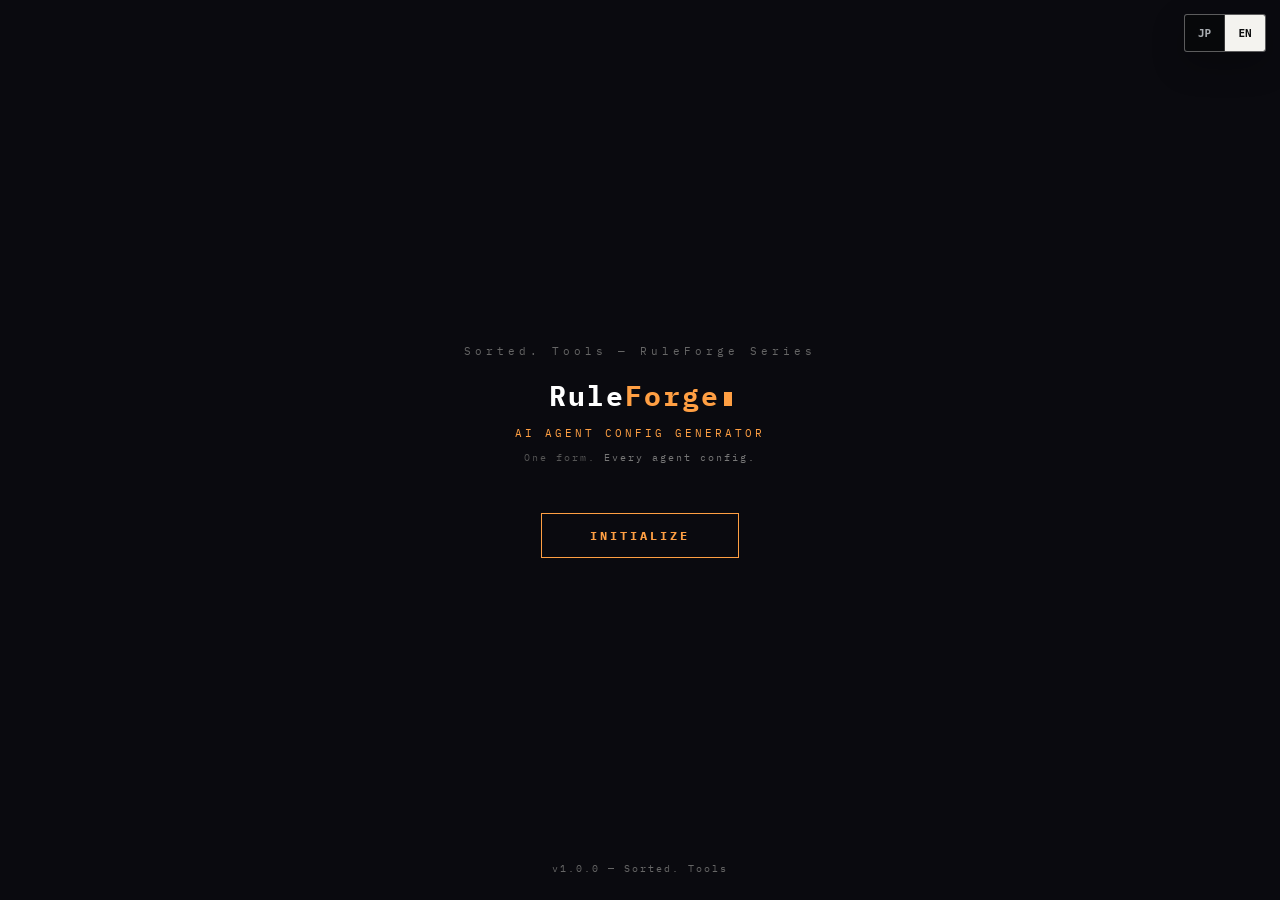
<file: sorted-cowork/ruleforge/index.html>
<!DOCTYPE html>
<html lang="en">
<head>
    <meta charset="UTF-8">
    <meta name="viewport" content="width=device-width, initial-scale=1.0">
    <title>RuleForge | Sorted. Tools</title>
    <meta name="description" content="Generate AI agent config prompts for CLAUDE.md, AGENTS.md, .cursorrules, and SKILL.md. Not a template ? a prompt forge.">
    <link rel="canonical" href="https://yumakakuya.github.io/sorted-ruleforge/">
    <!-- OGP -->
    <meta property="og:title" content="RuleForge | Sorted. Tools">
    <meta property="og:description" content="Generate AI agent config prompts for CLAUDE.md, AGENTS.md, .cursorrules, and SKILL.md. One form. Every agent config.">
    <meta property="og:type" content="website">
    <meta property="og:url" content="https://yumakakuya.github.io/sorted-ruleforge/">
    <meta property="og:image" content="https://yumakakuya.github.io/ogp-tools.png">
    <meta property="og:image:width" content="1200">
    <meta property="og:image:height" content="630">
    <meta property="og:site_name" content="Sorted. Tools">
    <meta property="og:locale" content="en_US">
    <!-- Twitter Card -->
    <meta name="twitter:card" content="summary_large_image">
    <meta name="twitter:title" content="RuleForge | Sorted. Tools">
    <meta name="twitter:description" content="Generate AI agent config prompts for CLAUDE.md, AGENTS.md, .cursorrules, and SKILL.md. One form. Every agent config.">
    <meta name="twitter:image" content="https://yumakakuya.github.io/ogp-tools.png">
    <meta name="twitter:creator" content="@null_founder">
    <link rel="preconnect" href="https://fonts.googleapis.com">
    <link rel="preconnect" href="https://fonts.gstatic.com" crossorigin>
    <link href="https://fonts.googleapis.com/css2?family=IBM+Plex+Mono:wght@400;500;700&family=Inter:wght@400;600;800&display=swap" rel="stylesheet">
    <style>
        :root {
            --bg: #0a0a0f; --surface: #13131f; --surface-lighter: #1c1c2e;
            --border: #2a2a3e; --accent: #ff9f43; --accent-dim: rgba(255,159,67,0.1);
            --accent2: #ff6b35; --text: #e8e8f0; --muted: #666; --green: #00ff9d;
        }
        * { box-sizing: border-box; margin: 0; padding: 0; outline: none; -webkit-tap-highlight-color: transparent; }
        body, html {
            height: 100%; background-color: var(--bg); color: var(--text);
            font-family: 'Inter', sans-serif; font-size: 14px; line-height: 1.5;
            user-select: none; -webkit-user-select: none; overflow-x: hidden;
        }
        body::before {
            content: ''; position: fixed; top: 0; left: 0; right: 0; bottom: 0;
            background: repeating-linear-gradient(0deg, transparent, transparent 2px, rgba(0,0,0,0.03) 2px, rgba(0,0,0,0.03) 4px);
            pointer-events: none; z-index: 9998;
        }
        .fade-in { animation: fadeIn 0.5s ease forwards; }
        .fade-out { animation: fadeOut 0.5s ease forwards; }
        @keyframes fadeIn { from { opacity:0; transform:translateY(10px); } to { opacity:1; transform:translateY(0); } }
        @keyframes fadeOut { from { opacity:1; transform:translateY(0); } to { opacity:0; transform:translateY(-10px); } }
        @keyframes blink { 0%,100%{opacity:1} 50%{opacity:0} }
        @keyframes scanline { 0%{top:-10%} 100%{top:110%} }
        .hidden { display: none !important; }

        /* SPLASH */
        #splash-screen {
            position: fixed; top:0; left:0; width:100%; height:100%; background:var(--bg);
            display:flex; flex-direction:column; justify-content:center; align-items:center;
            z-index:9999; overflow:hidden;
        }
        .splash-scan {
            position:absolute; top:-10%; left:0; right:0; height:80px;
            background:linear-gradient(transparent,rgba(255,159,67,0.03),transparent);
            animation:scanline 3s linear infinite;
        }
        .splash-brand { font-family:'IBM Plex Mono',monospace; font-size:11px; letter-spacing:4px; color:var(--muted); margin-bottom:16px; }
        .splash-title { font-family:'IBM Plex Mono',monospace; font-size:28px; font-weight:700; letter-spacing:2px; color:#fff; margin-bottom:8px; }
        .splash-title span { color:var(--accent); }
        .splash-sub { font-family:'IBM Plex Mono',monospace; font-size:11px; color:var(--accent); letter-spacing:3px; margin-bottom:8px; opacity:0.7; }
        .splash-tagline { font-family:'IBM Plex Mono',monospace; font-size:10px; color:#555; letter-spacing:2px; margin-bottom:48px; }
        .splash-tagline em { color:#777; font-style:normal; }
        .splash-cursor { display:inline-block; width:8px; height:14px; background:var(--accent); animation:blink 1s step-end infinite; vertical-align:middle; margin-left:4px; }
        .splash-btn {
            padding:14px 48px; background:transparent; border:1px solid var(--accent); color:var(--accent);
            font-family:'IBM Plex Mono',monospace; font-size:12px; font-weight:700; letter-spacing:3px;
            cursor:pointer; transition:0.2s; position:relative; overflow:hidden;
        }
        .splash-btn::before {
            content:''; position:absolute; top:0; left:-100%; width:100%; height:100%;
            background:linear-gradient(90deg,transparent,rgba(255,159,67,0.1),transparent); transition:0.4s;
        }
        .splash-btn:hover::before { left:100%; }
        .splash-btn:hover { background:rgba(255,159,67,0.08); box-shadow:0 0 20px rgba(255,159,67,0.2); }
        .splash-version { position:absolute; bottom:24px; font-family:'IBM Plex Mono',monospace; font-size:10px; color:var(--muted); letter-spacing:2px; }

        /* APP */
        #app-container { display:none; opacity:0; min-height:100vh; flex-direction:column; }
        ::-webkit-scrollbar { width:4px; }
        ::-webkit-scrollbar-track { background:var(--bg); }
        ::-webkit-scrollbar-thumb { background:#222; border-radius:2px; }

        header {
            padding:14px 30px; border-bottom:1px solid var(--border);
            background:rgba(10,10,15,0.9); position:sticky; top:0; z-index:100;
            display:flex; justify-content:space-between; align-items:center;
            backdrop-filter:blur(20px);
        }
        .brand { font-family:'IBM Plex Mono',monospace; font-size:15px; font-weight:700; letter-spacing:1px; color:#fff; display:flex; align-items:center; gap:8px; }
        .brand span { color:var(--accent); }
        .brand-dot { width:6px; height:6px; border-radius:50%; background:var(--green); box-shadow:0 0 8px var(--green); animation:blink 2s ease-in-out infinite; }
        .header-meta { font-family:'IBM Plex Mono',monospace; font-size:10px; color:var(--muted); letter-spacing:2px; }

        .main-content { flex:1; max-width:820px; margin:0 auto; width:100%; padding:28px 20px; }

        .series-nav { background:var(--surface); border:1px solid var(--border); border-radius:8px; padding:12px 16px; margin-bottom:24px; display:flex; align-items:center; gap:8px; overflow-x:auto; }
        .series-label { font-family:'IBM Plex Mono',monospace; font-size:9px; color:var(--muted); letter-spacing:2px; white-space:nowrap; }
        .series-tag { font-size:10px; padding:5px 11px; border-radius:20px; white-space:nowrap; font-weight:600; border:1px solid var(--border); color:#444; font-family:'IBM Plex Mono',monospace; }
        .series-tag.active { background:rgba(255,159,67,0.08); border-color:var(--accent); color:var(--accent); }
        .series-arrow { color:#222; font-size:11px; flex-shrink:0; }

        .card { background:var(--surface); border:1px solid var(--border); border-radius:10px; margin-bottom:16px; overflow:hidden; }
        .card-header { padding:12px 18px; border-bottom:1px solid var(--border); font-family:'IBM Plex Mono',monospace; font-size:10px; letter-spacing:3px; color:var(--muted); display:flex; align-items:center; gap:8px; }
        .dot { width:6px; height:6px; border-radius:50%; }
        .card-body { padding:16px 18px; display:grid; grid-template-columns:1fr 1fr; gap:14px; }
        .full { grid-column:1/-1; }

        /* Card 7 sub-sections */
        .subsection { grid-column:1/-1; border-top:1px solid var(--border); padding-top:14px; margin-top:2px; }
        .subsection:first-child { border-top:none; padding-top:0; margin-top:0; }
        .subsection-header { font-family:'IBM Plex Mono',monospace; font-size:9px; letter-spacing:2px; color:var(--accent); margin-bottom:12px; opacity:0.8; }
        .subsection-grid { display:grid; grid-template-columns:1fr 1fr; gap:14px; }
        .full-sub { grid-column:1/-1; }

        label { display:block; font-family:'IBM Plex Mono',monospace; font-size:9px; letter-spacing:2px; color:var(--muted); text-transform:uppercase; margin-bottom:6px; }
        label .note { font-size:9px; color:#444; text-transform:none; letter-spacing:0; font-family:'Inter',sans-serif; margin-left:6px; }

        input[type="text"], select, textarea {
            width:100%; background:var(--bg); border:1px solid var(--border); border-radius:6px;
            color:var(--text); padding:10px 12px; font-size:13px; font-family:'Inter',sans-serif; transition:border-color 0.2s;
        }
        textarea { resize:vertical; min-height:70px; user-select:text; -webkit-user-select:text; }
        input[type="text"]:focus, select:focus, textarea:focus { border-color:var(--accent); box-shadow:0 0 0 2px rgba(255,159,67,0.08); }
        input::placeholder, textarea::placeholder { color:#333; }
        select option { background:var(--surface); }

        .tags { display:flex; flex-wrap:wrap; gap:6px; }
        .tag-btn { padding:6px 13px; border:1px solid var(--border); border-radius:4px; background:transparent; color:var(--muted); font-size:11px; font-family:'IBM Plex Mono',monospace; letter-spacing:1px; cursor:pointer; transition:0.15s; }
        .tag-btn.selected { border-color:var(--accent); color:var(--accent); background:rgba(255,159,67,0.07); }
        .tag-btn:hover:not(.selected) { border-color:#444; color:#aaa; }

        /* Checkbox toggle (Card 7D) */
        .checkbox-row { display:flex; align-items:center; gap:10px; cursor:pointer; user-select:none; }
        .checkbox-box { width:16px; height:16px; border:1px solid var(--border); border-radius:3px; background:var(--bg); display:flex; align-items:center; justify-content:center; flex-shrink:0; transition:0.15s; font-size:11px; color:transparent; }
        .checkbox-box.checked { border-color:var(--accent); background:rgba(255,159,67,0.1); color:var(--accent); }
        .checkbox-label { font-family:'IBM Plex Mono',monospace; font-size:10px; color:var(--muted); letter-spacing:1px; }

        /* Info note (Card 5 tip) */
        .info-note { font-family:'IBM Plex Mono',monospace; font-size:10px; color:#555; letter-spacing:0.5px; line-height:1.5; }
        .info-note em { color:#777; font-style:normal; }

        .generate-btn {
            width:100%; margin-top:8px; padding:16px; background:transparent;
            border:1px solid var(--accent); color:var(--accent);
            font-family:'IBM Plex Mono',monospace; font-size:12px; font-weight:700; letter-spacing:3px;
            cursor:pointer; transition:0.2s; border-radius:8px; position:relative; overflow:hidden;
        }
        .generate-btn:disabled { border-color:#222; color:#333; cursor:not-allowed; }
        .generate-btn:not(:disabled)::before { content:''; position:absolute; top:0; left:-100%; width:100%; height:100%; background:linear-gradient(90deg,transparent,rgba(255,159,67,0.1),transparent); transition:0.5s; }
        .generate-btn:not(:disabled):hover::before { left:100%; }
        .generate-btn:not(:disabled):hover { background:rgba(255,159,67,0.06); box-shadow:0 0 20px rgba(255,159,67,0.15); }

        /* Result view */
        .result-header-bar { background:rgba(255,159,67,0.05); border:1px solid rgba(255,159,67,0.2); border-radius:8px; padding:10px 16px; margin-bottom:16px; font-family:'IBM Plex Mono',monospace; font-size:11px; color:var(--accent); letter-spacing:1px; }

        /* Tab bar */
        .tab-bar { display:flex; gap:0; margin-bottom:-1px; position:relative; z-index:1; flex-wrap:wrap; }
        .tab-btn {
            padding:10px 20px; background:var(--surface); border:1px solid var(--border);
            border-bottom:1px solid var(--border); color:var(--muted);
            font-family:'IBM Plex Mono',monospace; font-size:11px; font-weight:500;
            letter-spacing:2px; cursor:pointer; transition:0.2s;
        }
        .tab-btn.active { background:var(--bg); border-bottom-color:var(--bg); color:var(--accent); }
        .tab-btn:hover:not(.active) { color:var(--text); }

        .terminal-window { background:#050508; border:1px solid var(--border); border-radius:10px; overflow:hidden; margin-bottom:16px; }
        .terminal-bar { background:var(--surface); padding:8px 14px; font-family:'IBM Plex Mono',monospace; font-size:10px; color:var(--muted); letter-spacing:2px; border-bottom:1px solid var(--border); display:flex; align-items:center; gap:8px; }
        .terminal-bar::before { content:''; display:inline-block; width:8px; height:8px; border-radius:50%; background:var(--accent); box-shadow:0 0 6px var(--accent); }
        .result-box { padding:20px; font-family:'IBM Plex Mono',monospace; font-size:11.5px; line-height:1.7; color:#c8d8e8; white-space:pre-wrap; word-break:break-word; max-height:520px; overflow-y:auto; user-select:text; -webkit-user-select:text; }
        .action-row { display:flex; gap:10px; flex-direction:column; }
        .copy-btn-large { width:100%; background:transparent; border:1px solid var(--accent); color:var(--accent); font-family:'IBM Plex Mono',monospace; padding:16px; border-radius:8px; cursor:pointer; font-weight:700; font-size:12px; letter-spacing:3px; transition:0.2s; }
        .copy-btn-large:hover { background:rgba(255,159,67,0.06); box-shadow:0 0 20px rgba(255,159,67,0.15); }
        .copy-all-btn { width:100%; background:transparent; border:1px solid var(--border); color:var(--muted); font-family:'IBM Plex Mono',monospace; padding:13px; border-radius:8px; cursor:pointer; font-weight:700; font-size:11px; letter-spacing:2px; transition:0.2s; }
        .copy-all-btn:hover { border-color:#444; color:#aaa; }
        .back-btn { background:transparent; color:var(--muted); border:1px solid var(--border); padding:12px; border-radius:8px; cursor:pointer; font-family:'IBM Plex Mono',monospace; font-weight:700; font-size:11px; letter-spacing:2px; width:100%; transition:0.2s; }
        .back-btn:hover { border-color:#444; color:#aaa; }

        footer { text-align:center; padding:28px; color:var(--muted); font-family:'IBM Plex Mono',monospace; font-size:10px; border-top:1px solid var(--border); margin-top:auto; letter-spacing:1px; }
        .gate-hint { font-family:'IBM Plex Mono',monospace; font-size:10px; color:var(--accent2); margin-top:8px; display:none; letter-spacing:1px; }

        /* ONBOARD HINT */
        .onboard-hint {
            background:rgba(255,159,67,0.04); border:1px solid rgba(255,159,67,0.15);
            border-radius:8px; padding:14px 16px; margin-bottom:20px;
            font-family:'IBM Plex Mono',monospace; font-size:11px; color:#aaa;
            line-height:1.7; position:relative; letter-spacing:0.3px;
        }
        .onboard-hint strong { color:var(--accent); }
        .onboard-close { position:absolute; top:10px; right:14px; background:none; border:none; color:var(--muted); font-size:14px; cursor:pointer; padding:0 4px; }
        .onboard-close:hover { color:var(--text); }

        /* SOFT WARNINGS */
        .soft-warn { font-family:'IBM Plex Mono',monospace; font-size:10px; color:#ff9d3a; margin-top:5px; display:none; letter-spacing:0.5px; line-height:1.5; }

        /* SAFETY BAR */
        .safety-bar { background:var(--surface); border:1px solid var(--border); border-radius:8px; padding:10px 16px; margin-bottom:16px; display:flex; align-items:center; justify-content:space-between; gap:12px; }
        .safety-bar-left { display:flex; align-items:center; gap:10px; }
        .safety-dot { width:9px; height:9px; border-radius:50%; background:#444; flex-shrink:0; transition:0.3s; }
        .safety-dot.green  { background:var(--green);  box-shadow:0 0 8px var(--green); }
        .safety-dot.yellow { background:#ffcc00; box-shadow:0 0 8px rgba(255,204,0,0.5); }
        .safety-dot.red    { background:#ff4d4d; box-shadow:0 0 8px rgba(255,77,77,0.5); }
        .safety-label { font-family:'IBM Plex Mono',monospace; font-size:10px; color:var(--muted); letter-spacing:1px; }
        .safety-check-btn { background:transparent; border:1px solid var(--border); color:var(--muted); font-family:'IBM Plex Mono',monospace; font-size:9px; letter-spacing:1px; padding:5px 10px; border-radius:4px; cursor:pointer; white-space:nowrap; transition:0.2s; }
        .safety-check-btn:hover { border-color:var(--accent); color:var(--accent); }

        /* READINESS REPORT */
        .safety-report { background:var(--surface); border:1px solid var(--border); border-radius:8px; padding:14px 16px; margin-bottom:16px; display:none; }
        .safety-report-header { font-family:'IBM Plex Mono',monospace; font-size:10px; color:var(--muted); letter-spacing:2px; margin-bottom:10px; display:flex; justify-content:space-between; align-items:center; }
        .safety-report-item { display:flex; gap:10px; margin-bottom:8px; align-items:flex-start; }
        .safety-report-icon { font-size:13px; flex-shrink:0; margin-top:1px; }
        .safety-report-text { font-family:'IBM Plex Mono',monospace; font-size:10px; color:#aaa; letter-spacing:0.3px; line-height:1.5; }
        .safety-report-close { background:none; border:none; color:var(--muted); cursor:pointer; font-size:12px; padding:0; }
        .safety-report-close:hover { color:var(--text); }

        @media (max-width:600px) {
            .card-body { grid-template-columns:1fr; }
            .subsection-grid { grid-template-columns:1fr; }
        }
    </style>
    <link rel="stylesheet" href="../../sorted-common.css">
</head>
<body>

    <div id="splash-screen">
        <div class="splash-scan"></div>
        <div class="splash-brand fade-in">Sorted. Tools &#8212; RuleForge Series</div>
        <div class="splash-title fade-in" style="animation-delay:0.1s">Rule<span>Forge</span><span class="splash-cursor"></span></div>
        <div class="splash-sub fade-in" style="animation-delay:0.2s">AI AGENT CONFIG GENERATOR</div>
        <div class="splash-tagline fade-in" style="animation-delay:0.25s">One form. <em>Every agent config.</em></div>
        <button class="splash-btn fade-in" style="animation-delay:0.35s" onclick="startApp()">INITIALIZE</button>
        <div class="splash-version">v1.0.0 &#8212; Sorted. Tools</div>
    </div>

    <div id="app-container">
        <header>
            <div class="brand"><div class="brand-dot"></div>Sorted<span>.</span>&nbsp;<span id="hBrandAccent"></span></div>
            <div class="header-meta" id="hMeta"></div>
        </header>

        <main class="main-content">
            <div id="form-view">

                <div class="series-nav">
                    <span class="series-label">RULEFORGE /</span>
                    <span class="series-tag active">AGENTS.md &#9664;</span>
                    <span class="series-arrow">&#8594;</span>
                    <span class="series-tag">CLAUDE.md</span>
                    <span class="series-arrow">&#8594;</span>
                    <span class="series-tag">.cursorrules</span>
                    <span class="series-arrow">&#8594;</span>
                    <span class="series-tag">SKILL.md</span>
                </div>

                <div class="onboard-hint" id="onboardHint">
                    <button class="onboard-close" onclick="document.getElementById('onboardHint').style.display='none'" title="Close">&#10005;</button>
                    <strong>Quick tip.</strong> Fill in as much as you can &#8212; the more context, the more precise and immediately usable the generated config. Most fields are optional; only format, project name, description, and tech stack are required.
                </div>

                <div class="safety-bar" id="safetyBar">
                    <div class="safety-bar-left">
                        <div class="safety-dot" id="safetyDot"></div>
                        <span class="safety-label" id="safetyLabel">Waiting for input...</span>
                    </div>
                    <button class="safety-check-btn" onclick="toggleReadinessReport()">READINESS CHECK &#9660;</button>
                </div>

                <div class="safety-report" id="safetyReport">
                    <div class="safety-report-header">
                        <span>READINESS REPORT</span>
                        <button class="safety-report-close" onclick="toggleReadinessReport()">&#10005;</button>
                    </div>
                    <div id="safetyReportItems"></div>
                </div>

                <!-- CARD 1: OUTPUT FORMATS -->
                <div class="card" style="border-top:3px solid #ff9f43;">
                    <div class="card-header"><div class="dot" style="background:#ff9f43"></div>OUTPUT FORMATS</div>
                    <div class="card-body">
                        <div class="full">
                            <label>Target Format(s) <span class="note">Select one or more &#8212; each generates a separate prompt</span></label>
                            <div class="tags" id="format-tags"></div>
                        </div>
                        <div class="full">
                            <label>Recommended Model</label>
                            <select id="recommendedModel">
                                <option value="Claude Sonnet 4.6">Claude Sonnet 4.6 (default)</option>
                                <option value="Claude Opus 4.6">Claude Opus 4.6 (recommended for complex projects)</option>
                                <option value="Other">Other (GPT, Gemini, etc.)</option>
                            </select>
                        </div>
                    </div>
                </div>

                <!-- CARD 2: PROJECT IDENTITY -->
                <div class="card" style="border-top:3px solid #00ff9d;">
                    <div class="card-header"><div class="dot" style="background:#00ff9d"></div>PROJECT IDENTITY</div>
                    <div class="card-body">
                        <div>
                            <label>Project Name <span class="note">Required</span></label>
                            <input type="text" id="projectName" placeholder="e.g. ShopFront, MyApp, axion-app" oninput="checkGate()">
                        </div>
                        <div>
                            <label>Monorepo?</label>
                            <select id="isMonorepo" onchange="toggleMonorepo()">
                                <option value="no">No (single project)</option>
                                <option value="yes">Yes (monorepo &#8212; specify packages below)</option>
                            </select>
                        </div>
                        <div class="full">
                            <label>One-Line Description <span class="note">Required &#8212; loaded into every AI session</span></label>
                            <input type="text" id="oneLineDesc" placeholder="e.g. Next.js e-commerce app with Stripe payments and Prisma ORM" oninput="checkGate()">
                            <div class="soft-warn" id="oneLineDescLenWarn">&#128172; Keep it concise &#8212; this is loaded into every session. Aim for under 150 characters.</div>
                            <div class="soft-warn" id="oneLineDescVagueWarn">&#128172; Avoid vague adjectives &#8212; be specific about what this project does.</div>
                        </div>
                        <div class="full">
                            <label>Project Purpose <span class="note">Optional &#8212; helps AI make better judgment calls</span></label>
                            <textarea id="projectPurpose" placeholder="e.g. Teleprompter app for content creators. Core value: users recording within 10 seconds of opening."></textarea>
                        </div>
                        <div class="full hidden" id="packageListField">
                            <label>Package List <span class="note">One per line or comma-separated</span></label>
                            <textarea id="packageList" placeholder="e.g. apps/web, apps/mobile, packages/ui, packages/shared"></textarea>
                        </div>
                    </div>
                </div>

                <!-- CARD 3: TECH STACK -->
                <div class="card" style="border-top:3px solid #fbbf24;">
                    <div class="card-header"><div class="dot" style="background:#fbbf24"></div>TECH STACK</div>
                    <div class="card-body">
                        <div class="full">
                            <label>Language <span class="note">Required &#8212; select all that apply</span></label>
                            <div class="tags" id="language-tags"></div>
                        </div>
                        <div class="full">
                            <label>Framework <span class="note">Required &#8212; select all that apply</span></label>
                            <div class="tags" id="framework-tags"></div>
                        </div>
                        <div class="full">
                            <label>Database <span class="note">Optional</span></label>
                            <div class="tags" id="database-tags"></div>
                        </div>
                        <div>
                            <label>Package Manager</label>
                            <select id="packageManager">
                                <option value="npm">npm</option>
                                <option value="pnpm">pnpm</option>
                                <option value="bun">bun</option>
                                <option value="yarn">yarn</option>
                                <option value="pip">pip</option>
                                <option value="cargo">cargo</option>
                                <option value="Other">Other</option>
                            </select>
                        </div>
                        <div>
                            <label>Additional Tools <span class="note">Optional</span></label>
                            <input type="text" id="additionalTools" placeholder="e.g. Stripe, RevenueCat, Resend, Tailwind, shadcn/ui">
                        </div>
                        <div class="full">
                            <label>Deployment <span class="note">Optional</span></label>
                            <div class="tags" id="deployment-tags"></div>
                        </div>
                    </div>
                </div>

                <!-- CARD 4: COMMANDS & WORKFLOW -->
                <div class="card" style="border-top:3px solid #f97316;">
                    <div class="card-header"><div class="dot" style="background:#f97316"></div>COMMANDS &amp; WORKFLOW</div>
                    <div class="card-body">
                        <div class="soft-warn full" id="noCommandsWarn">&#128172; AI will guess commands without these &#8212; errors likely. Enter at least a dev and build command.</div>
                        <div>
                            <label>Dev Server</label>
                            <input type="text" id="devServer" placeholder="e.g. npm run dev, bun dev, pnpm dev" oninput="checkGate()">
                        </div>
                        <div>
                            <label>Build</label>
                            <input type="text" id="buildCmd" placeholder="e.g. npm run build" oninput="checkGate()">
                        </div>
                        <div>
                            <label>Test</label>
                            <input type="text" id="testCmd" placeholder="e.g. npm test, bun test, pytest" oninput="checkGate()">
                        </div>
                        <div>
                            <label>Lint / Format</label>
                            <input type="text" id="lintCmd" placeholder="e.g. npm run lint, biome check" oninput="checkGate()">
                        </div>
                        <div>
                            <label>Deploy</label>
                            <input type="text" id="deployCmd" placeholder="e.g. vercel --prod, docker compose up" oninput="checkGate()">
                            <div class="soft-warn" id="sudoWarn">&#128172; Avoid sudo in AI agent commands &#8212; use project-scoped tools instead.</div>
                        </div>
                        <div>
                            <label>Type Check</label>
                            <input type="text" id="typeCheckCmd" placeholder="e.g. npx tsc --noEmit, bun run typecheck" oninput="checkGate()">
                        </div>
                        <div class="full">
                            <label>Other Commands <span class="note">Optional &#8212; key=value format</span></label>
                            <textarea id="otherCommands" placeholder="e.g. db:migrate = npx prisma migrate dev&#10;db:seed = npx prisma db seed"></textarea>
                        </div>
                        <div class="full">
                            <label>Verification Workflow</label>
                            <select id="verificationWorkflow" onchange="toggleCustomVerification()">
                                <option value="typecheck-test">Run typecheck + test after changes (recommended)</option>
                                <option value="lint-test">Run lint + test</option>
                                <option value="full-ci">Run full CI locally</option>
                                <option value="none">No automated verification</option>
                                <option value="custom">Custom (describe below)</option>
                            </select>
                        </div>
                        <div class="full hidden" id="customVerificationField">
                            <label>Custom Verification Steps</label>
                            <textarea id="customVerification" placeholder="e.g. 1. typecheck 2. test 3. build"></textarea>
                        </div>
                    </div>
                </div>

                <!-- CARD 5: CODE STYLE & CONVENTIONS -->
                <div class="card" style="border-top:3px solid #a855f7;">
                    <div class="card-header"><div class="dot" style="background:#a855f7"></div>CODE STYLE &amp; CONVENTIONS</div>
                    <div class="card-body">
                        <div class="full info-note">&#128161; <em>Tip: Less is more. Only specify styles your linter doesn't catch.</em></div>
                        <div>
                            <label>Module System</label>
                            <select id="moduleSystem">
                                <option value="">&#9472;&#9472; No preference &#9472;&#9472;</option>
                                <option value="ES Modules (import/export)">ES Modules (import/export)</option>
                                <option value="CommonJS (require)">CommonJS (require)</option>
                                <option value="Both">Both</option>
                                <option value="N/A">N/A</option>
                            </select>
                        </div>
                        <div>
                            <label>Export Style</label>
                            <select id="exportStyle">
                                <option value="">&#9472;&#9472; No preference &#9472;&#9472;</option>
                                <option value="Named exports only">Named exports only</option>
                                <option value="Default exports only">Default exports only</option>
                                <option value="Mixed">Mixed</option>
                            </select>
                        </div>
                        <div>
                            <label>Indentation</label>
                            <select id="indentation">
                                <option value="">&#9472;&#9472; No preference &#9472;&#9472;</option>
                                <option value="2 spaces">2 spaces</option>
                                <option value="4 spaces">4 spaces</option>
                                <option value="Tabs">Tabs</option>
                            </select>
                        </div>
                        <div>
                            <label>Quotes</label>
                            <select id="quotes">
                                <option value="">&#9472;&#9472; No preference &#9472;&#9472;</option>
                                <option value="Single quotes">Single quotes</option>
                                <option value="Double quotes">Double quotes</option>
                            </select>
                        </div>
                        <div>
                            <label>Semicolons</label>
                            <select id="semicolons">
                                <option value="">&#9472;&#9472; No preference &#9472;&#9472;</option>
                                <option value="Always">Always</option>
                                <option value="Never (ASI)">Never (ASI)</option>
                            </select>
                        </div>
                        <div>
                            <label>Commit Format</label>
                            <select id="commitFormat">
                                <option value="">&#9472;&#9472; No preference &#9472;&#9472;</option>
                                <option value="Conventional Commits (feat:, fix:, etc.)">Conventional Commits (feat:, fix:, etc.)</option>
                                <option value="Descriptive (no prefix)">Descriptive (no prefix)</option>
                                <option value="Custom prefix">Custom prefix</option>
                            </select>
                        </div>
                        <div class="full">
                            <label>Naming Convention <span class="note">Optional</span></label>
                            <div class="tags" id="naming-tags"></div>
                        </div>
                        <div class="full">
                            <label>Linter / Formatter <span class="note">Optional</span></label>
                            <div class="tags" id="linter-tags"></div>
                        </div>
                        <div class="full">
                            <label>Testing Framework <span class="note">Optional</span></label>
                            <div class="tags" id="testing-tags"></div>
                        </div>
                        <div class="full">
                            <label>Test Pattern <span class="note">Optional</span></label>
                            <input type="text" id="testPattern" placeholder="e.g. ClassName_method_expectedResult, or describe/it blocks">
                        </div>
                        <div class="full">
                            <label>Additional Style Notes <span class="note">Optional</span></label>
                            <textarea id="styleNotes" placeholder="e.g. Prefer composition over inheritance. Use Zod for all input validation. No any types."></textarea>
                        </div>
                    </div>
                </div>

                <!-- CARD 6: ARCHITECTURE & BOUNDARIES -->
                <div class="card" style="border-top:3px solid #ef4444;">
                    <div class="card-header"><div class="dot" style="background:#ef4444"></div>ARCHITECTURE &amp; BOUNDARIES</div>
                    <div class="card-body">
                        <div class="full">
                            <label>Key Directories <span class="note">Optional</span></label>
                            <textarea id="keyDirectories" placeholder="e.g. /app = Next.js pages and layouts&#10;/components = Shared UI&#10;/lib = Utilities&#10;/prisma = DB schema"></textarea>
                        </div>
                        <div class="full">
                            <label>Protected Files <span class="note">Files AI must NEVER modify</span></label>
                            <textarea id="protectedFiles" placeholder="e.g. .env, prisma/schema.prisma (frozen), src/legacy/ (do not modify)" oninput="checkGate()"></textarea>
                            <div class="soft-warn" id="protectedFilesWarn">&#128172; Consider protecting .env and config files &#8212; they're easy to accidentally modify.</div>
                        </div>
                        <div class="full">
                            <label>Key Architectural Rules <span class="note">Optional</span></label>
                            <textarea id="architecturalRules" placeholder="e.g. Domain layer must NOT import from infra. UI must only call API endpoints. No direct DB access from client."></textarea>
                        </div>
                        <div class="full">
                            <label>Important Gotchas <span class="note">Optional &#8212; the more specific, the fewer AI mistakes</span></label>
                            <textarea id="gotchas" placeholder="e.g. The Stripe webhook handler must validate signatures. Auth middleware requires specific header format."></textarea>
                        </div>
                        <div>
                            <label>AI Permissions</label>
                            <select id="aiPermissions">
                                <option value="">&#9472;&#9472; No preference &#9472;&#9472;</option>
                                <option value="Confirm before every action">Confirm before every action</option>
                                <option value="Confirm destructive actions only">Confirm destructive actions only</option>
                                <option value="Full autonomy (advanced)">Full autonomy (advanced)</option>
                            </select>
                        </div>
                        <div class="full">
                            <label>Forbidden Actions <span class="note">Optional</span></label>
                            <div class="tags" id="forbidden-tags"></div>
                        </div>
                    </div>
                </div>

                <!-- CARD 7: FORMAT-SPECIFIC OPTIONS (conditional) -->
                <div class="card hidden" id="card7" style="border-top:3px solid #06b6d4;">
                    <div class="card-header"><div class="dot" style="background:#06b6d4"></div>FORMAT-SPECIFIC OPTIONS</div>
                    <div class="card-body">

                        <!-- 7A: CLAUDE.md -->
                        <div class="subsection hidden" id="section7A">
                            <div class="subsection-header">// CLAUDE.md</div>
                            <div class="subsection-grid">
                                <div>
                                    <label>File Hierarchy</label>
                                    <select id="fileHierarchy">
                                        <option value="Root only (CLAUDE.md)">Root only (CLAUDE.md)</option>
                                        <option value="Root + local (CLAUDE.md + CLAUDE.local.md)">Root + local (CLAUDE.md + CLAUDE.local.md)</option>
                                        <option value="Root + scoped rules (.claude/rules/)">Root + scoped rules (.claude/rules/)</option>
                                        <option value="Full hierarchy (all three)">Full hierarchy (all three)</option>
                                    </select>
                                </div>
                                <div>
                                    <label>Progressive Disclosure</label>
                                    <select id="progressiveDisclosure">
                                        <option value="All in one file">All in one file (&lt; 300 lines)</option>
                                        <option value="Use @import references to docs/">Use @import references to docs/</option>
                                        <option value="Use .claude/rules/ for scoped rules">Use .claude/rules/ for scoped rules</option>
                                    </select>
                                </div>
                                <div>
                                    <label>Target Line Count</label>
                                    <select id="targetLineCount">
                                        <option value="60">Lean (&lt; 60 lines)</option>
                                        <option value="150" selected>Standard (&lt; 150 lines)</option>
                                        <option value="300">Comprehensive (&lt; 300 lines)</option>
                                    </select>
                                </div>
                                <div></div>
                                <div class="full-sub">
                                    <label>Personal Preferences <span class="note">Optional</span></label>
                                    <textarea id="personalPreferences" placeholder="e.g. Be concise. Show full diff before commit. I use VS Code terminal."></textarea>
                                </div>
                            </div>
                        </div>

                        <!-- 7B: .cursorrules -->
                        <div class="subsection hidden" id="section7B">
                            <div class="subsection-header">// .cursorrules</div>
                            <div class="subsection-grid">
                                <div>
                                    <label>Format Version</label>
                                    <select id="cursorFormatVersion" onchange="toggleCursorMDC()">
                                        <option value=".cursorrules (legacy single file)">.cursorrules (legacy single file)</option>
                                        <option value=".cursor/rules/*.mdc (modern scoped)">.cursor/rules/*.mdc (modern scoped)</option>
                                        <option value="Both">Both</option>
                                    </select>
                                </div>
                                <div id="cursorActivationField" class="hidden">
                                    <label>Rule Activation Mode</label>
                                    <select id="cursorActivationMode" onchange="toggleCursorGlob()">
                                        <option value="alwaysApply">alwaysApply: true</option>
                                        <option value="auto-attached">Auto Attached (glob pattern)</option>
                                        <option value="agent-requested">Agent Requested</option>
                                        <option value="manual">Manual</option>
                                    </select>
                                </div>
                                <div id="globPatternsField" class="hidden">
                                    <label>Glob Patterns</label>
                                    <input type="text" id="globPatterns" placeholder="e.g. src/api/**/*.ts, **/*.test.ts">
                                </div>
                            </div>
                        </div>

                        <!-- 7C: SKILL.md -->
                        <div class="subsection hidden" id="section7C">
                            <div class="subsection-header">// SKILL.md</div>
                            <div class="subsection-grid">
                                <div>
                                    <label>Skill Name <span class="note">Required for SKILL.md</span></label>
                                    <input type="text" id="skillName" placeholder="e.g. deploy-staging, review-pr, generate-tests" oninput="checkGate()">
                                    <div class="soft-warn" id="skillNameWarn">&#128172; Skill name is required for SKILL.md generation.</div>
                                </div>
                                <div>
                                    <label>Trigger Command <span class="note">Optional</span></label>
                                    <input type="text" id="triggerCommand" placeholder="e.g. /deploy-staging, /review-pr">
                                </div>
                                <div class="full-sub">
                                    <label>Skill Description <span class="note">Required for SKILL.md</span></label>
                                    <textarea id="skillDescription" placeholder="e.g. Deploys the current branch to staging environment with automated smoke tests" oninput="checkGate()"></textarea>
                                </div>
                                <div class="full-sub">
                                    <label>Skill Steps <span class="note">Optional</span></label>
                                    <textarea id="skillSteps" placeholder="e.g. 1. Run typecheck&#10;2. Run tests&#10;3. Build&#10;4. Deploy to staging&#10;5. Run smoke tests"></textarea>
                                </div>
                                <div>
                                    <label>Hooks</label>
                                    <select id="hooks" onchange="toggleHookCommands()">
                                        <option value="none">None</option>
                                        <option value="pre">Pre-action hook (run before)</option>
                                        <option value="post">Post-action hook (run after)</option>
                                        <option value="both">Both</option>
                                    </select>
                                </div>
                                <div id="hookCommandsField" class="hidden">
                                    <label>Hook Commands</label>
                                    <input type="text" id="hookCommands" placeholder="e.g. pre: lint:fix, post: notify-slack">
                                </div>
                            </div>
                        </div>

                        <!-- 7D: AGENTS.md -->
                        <div class="subsection hidden" id="section7D">
                            <div class="subsection-header">// AGENTS.md</div>
                            <div class="subsection-grid">
                                <div class="full-sub">
                                    <label>Cross-tool Compatibility <span class="note">Optional</span></label>
                                    <div class="tags" id="crosstool-tags"></div>
                                </div>
                                <div class="full-sub">
                                    <div class="checkbox-row" onclick="toggleSymlink()">
                                        <div class="checkbox-box" id="symlinkBox">&#10003;</div>
                                        <span class="checkbox-label">Add setup commands for syncing to other formats</span>
                                    </div>
                                </div>
                            </div>
                        </div>

                    </div>
                </div>

                <div class="gate-hint" id="gateHint"></div>
                <button class="generate-btn" id="generateBtn" onclick="processGeneration()" disabled>GENERATE PROMPTS</button>

            </div>

            <div id="result-view" class="hidden">
                <div class="result-header-bar" id="resultHeaderBar"></div>
                <div class="tab-bar" id="tabBar"></div>
                <div class="terminal-window">
                    <div class="terminal-bar" id="terminalLabel">output &#8212; Read Only</div>
                    <div class="result-box" id="output"></div>
                </div>
                <div class="action-row">
                    <button class="copy-btn-large" id="copyBtn" onclick="copyCurrentTab(this)"></button>
                    <button class="copy-all-btn hidden" id="copyAllBtn" onclick="copyAllFormats(this)"></button>
                    <button class="back-btn" id="backBtn" onclick="backToForm()"></button>
                </div>
            </div>
        </main>

        <footer id="footerEl"></footer>
    </div>

    <script>
        // -------------------------------------------------------
        // UI_TEXT ? single source of truth for all user-facing strings
        // -------------------------------------------------------
        const UI_TEXT = {
            splashBrand:      'Sorted. Tools \u2014 RuleForge Series',
            splashTitle:      'RuleForge',
            splashSub:        'AI AGENT CONFIG GENERATOR',
            splashTagline:    'One form. Every agent config.',
            splashBtn:        'INITIALIZE',
            splashVersion:    'v1.0.0 \u2014 Sorted. Tools',
            headerBrand:      'Sorted.',
            headerBrandAccent:'RuleForge',
            headerMeta:       'PROMPT GENERATOR',
            card1Header:      'OUTPUT FORMATS',
            card2Header:      'PROJECT IDENTITY',
            card3Header:      'TECH STACK',
            card4Header:      'COMMANDS & WORKFLOW',
            card5Header:      'CODE STYLE & CONVENTIONS',
            card6Header:      'ARCHITECTURE & BOUNDARIES',
            card7Header:      'FORMAT-SPECIFIC OPTIONS',
            gateHint:         '\u26A0 Select an output format, enter project name/description, and choose your tech stack to continue',
            resultStatus:     '> STATUS: PROMPTS READY \u2014 PASTE INTO YOUR AI CODING TOOL.',
            copyBtn:          '\uD83D\uDCCB COPY PROMPT TO CLIPBOARD',
            copyAllBtn:       '\uD83D\uDCC4 COPY ALL FORMATS',
            backBtn:          '\u2190 BUILD ANOTHER PROMPT',
            copiedMsg:        '\u2705 COPIED \u2014 PASTE INTO YOUR AI TOOL',
            copyAllMsg:       '\u2705 ALL FORMATS COPIED',
            waitingMsg:       'Waiting for input...',
            footer:           '\u00A9 2026 Sorted. Tools \u2014 RuleForge Series',
        };

        // Apply dynamic UI_TEXT values
        document.getElementById('hBrandAccent').textContent    = UI_TEXT.headerBrandAccent;
        document.getElementById('hMeta').textContent           = UI_TEXT.headerMeta;
        document.getElementById('gateHint').textContent        = UI_TEXT.gateHint;
        document.getElementById('resultHeaderBar').textContent  = UI_TEXT.resultStatus;
        document.getElementById('copyBtn').textContent         = UI_TEXT.copyBtn;
        document.getElementById('copyAllBtn').textContent      = UI_TEXT.copyAllBtn;
        document.getElementById('backBtn').textContent         = UI_TEXT.backBtn;
        document.getElementById('footerEl').textContent        = UI_TEXT.footer;
        document.getElementById('safetyLabel').textContent     = UI_TEXT.waitingMsg;

        // -------------------------------------------------------
        // App state
        // -------------------------------------------------------
        const appContainer  = document.getElementById('app-container');
        const formView      = document.getElementById('form-view');
        const resultView    = document.getElementById('result-view');
        const generateBtn   = document.getElementById('generateBtn');

        let generatedPrompts = {};
        let activeFormat     = '';
        let symlinkEnabled   = false;

        const selectedFormats           = new Set();
        const selectedLanguages         = new Set();
        const selectedFrameworks        = new Set();
        const selectedDatabases         = new Set();
        const selectedDeployments       = new Set();
        const selectedNamingConventions = new Set();
        const selectedLinters           = new Set();
        const selectedTestingFrameworks = new Set();
        const selectedForbiddenActions  = new Set();
        const selectedCrossTools        = new Set();

        // -------------------------------------------------------
        // App flow
        // -------------------------------------------------------
        function startApp() {
            const splash = document.getElementById('splash-screen');
            splash.classList.add('fade-out');
            setTimeout(() => {
                splash.style.display = 'none';
                appContainer.style.display = 'flex';
                appContainer.classList.add('fade-in');
                checkGate();
            }, 500);
        }

        function processGeneration() {
            formView.classList.add('fade-out');
            setTimeout(() => {
                formView.classList.add('hidden');
                formView.classList.remove('fade-out');
                generateAllPrompts();
                buildResultView();
                resultView.classList.remove('hidden');
                resultView.classList.add('fade-in');
                window.scrollTo(0, 0);
            }, 400);
        }

        function backToForm() {
            resultView.classList.add('fade-out');
            setTimeout(() => {
                resultView.classList.add('hidden');
                resultView.classList.remove('fade-out');
                formView.classList.remove('hidden');
                formView.classList.add('fade-in');
                window.scrollTo(0, 0);
            }, 400);
        }

        // -------------------------------------------------------
        // renderTags
        // -------------------------------------------------------
        function renderTags(id, opts, set, cb) {
            const c = document.getElementById(id);
            c.innerHTML = '';
            opts.forEach(o => {
                const b = document.createElement('button');
                b.type = 'button';
                b.className = 'tag-btn' + (set.has(o.value) ? ' selected' : '');
                b.textContent = o.label;
                b.onclick = () => {
                    set.has(o.value) ? set.delete(o.value) : set.add(o.value);
                    b.classList.toggle('selected');
                    if (cb) cb();
                };
                c.appendChild(b);
            });
        }

        // -------------------------------------------------------
        // Tag definitions
        // -------------------------------------------------------
        selectedFormats.add('AGENTS.md');
        renderTags('format-tags', [
            { value: 'CLAUDE.md',    label: 'CLAUDE.md' },
            { value: 'AGENTS.md',    label: 'AGENTS.md' },
            { value: '.cursorrules', label: '.cursorrules' },
            { value: 'SKILL.md',     label: 'SKILL.md' },
        ], selectedFormats, () => { updateCard7Visibility(); checkGate(); });

        renderTags('language-tags', [
            { value: 'TypeScript', label: 'TypeScript' },
            { value: 'JavaScript', label: 'JavaScript' },
            { value: 'Python',     label: 'Python' },
            { value: 'Rust',       label: 'Rust' },
            { value: 'Go',         label: 'Go' },
            { value: 'Java',       label: 'Java' },
            { value: 'C#',         label: 'C#' },
            { value: 'Swift',      label: 'Swift' },
            { value: 'Kotlin',     label: 'Kotlin' },
            { value: 'Other',      label: 'Other' },
        ], selectedLanguages, checkGate);

        renderTags('framework-tags', [
            { value: 'Next.js',      label: 'Next.js' },
            { value: 'React',        label: 'React' },
            { value: 'Vue',          label: 'Vue' },
            { value: 'Svelte',       label: 'Svelte' },
            { value: 'Astro',        label: 'Astro' },
            { value: 'Express',      label: 'Express' },
            { value: 'FastAPI',      label: 'FastAPI' },
            { value: 'Django',       label: 'Django' },
            { value: 'Rails',        label: 'Rails' },
            { value: 'Spring',       label: 'Spring' },
            { value: 'Tauri',        label: 'Tauri' },
            { value: 'Expo',         label: 'Expo' },
            { value: 'React Native', label: 'React Native' },
            { value: 'None',         label: 'None' },
        ], selectedFrameworks, checkGate);

        renderTags('database-tags', [
            { value: 'PostgreSQL', label: 'PostgreSQL' },
            { value: 'MySQL',      label: 'MySQL' },
            { value: 'SQLite',     label: 'SQLite' },
            { value: 'MongoDB',    label: 'MongoDB' },
            { value: 'Supabase',   label: 'Supabase' },
            { value: 'Firebase',   label: 'Firebase' },
            { value: 'Prisma',     label: 'Prisma' },
            { value: 'Drizzle',    label: 'Drizzle' },
            { value: 'None',       label: 'None' },
        ], selectedDatabases, () => {});

        renderTags('deployment-tags', [
            { value: 'Vercel',       label: 'Vercel' },
            { value: 'Netlify',      label: 'Netlify' },
            { value: 'AWS',          label: 'AWS' },
            { value: 'GCP',          label: 'GCP' },
            { value: 'Docker',       label: 'Docker' },
            { value: 'GitHub Pages', label: 'GitHub Pages' },
            { value: 'Self-hosted',  label: 'Self-hosted' },
            { value: 'Other',        label: 'Other' },
        ], selectedDeployments, () => {});

        renderTags('naming-tags', [
            { value: 'camelCase vars',            label: 'camelCase vars' },
            { value: 'PascalCase components',     label: 'PascalCase components' },
            { value: 'snake_case',                label: 'snake_case' },
            { value: 'SCREAMING_SNAKE constants', label: 'SCREAMING_SNAKE constants' },
            { value: '_prefix private',           label: '_prefix private' },
        ], selectedNamingConventions, () => {});

        renderTags('linter-tags', [
            { value: 'ESLint',   label: 'ESLint' },
            { value: 'Biome',    label: 'Biome' },
            { value: 'Prettier', label: 'Prettier' },
            { value: 'Ruff',     label: 'Ruff' },
            { value: 'Black',    label: 'Black' },
            { value: 'None',     label: 'None' },
        ], selectedLinters, () => {});

        renderTags('testing-tags', [
            { value: 'Vitest',     label: 'Vitest' },
            { value: 'Jest',       label: 'Jest' },
            { value: 'Playwright', label: 'Playwright' },
            { value: 'Cypress',    label: 'Cypress' },
            { value: 'pytest',     label: 'pytest' },
            { value: 'Other',      label: 'Other' },
            { value: 'None',       label: 'None' },
        ], selectedTestingFrameworks, () => {});

        renderTags('forbidden-tags', [
            { value: 'Never commit .env',                     label: 'Never commit .env' },
            { value: 'Never delete files without asking',     label: 'Never delete files without asking' },
            { value: 'Never modify locked files',             label: 'Never modify locked files' },
            { value: 'Never install packages without asking', label: 'Never install packages without asking' },
            { value: 'Never push to main',                    label: 'Never push to main' },
        ], selectedForbiddenActions, () => {});

        renderTags('crosstool-tags', [
            { value: 'Claude Code',    label: 'Claude Code' },
            { value: 'Cursor',         label: 'Cursor' },
            { value: 'GitHub Copilot', label: 'GitHub Copilot' },
            { value: 'Windsurf',       label: 'Windsurf' },
            { value: 'Cline',          label: 'Cline' },
            { value: 'Codex',          label: 'Codex' },
        ], selectedCrossTools, () => {});

        // -------------------------------------------------------
        // Conditional visibility
        // -------------------------------------------------------
        function toggleMonorepo() {
            document.getElementById('packageListField').classList.toggle('hidden',
                document.getElementById('isMonorepo').value !== 'yes');
        }

        function toggleCustomVerification() {
            document.getElementById('customVerificationField').classList.toggle('hidden',
                document.getElementById('verificationWorkflow').value !== 'custom');
        }

        function toggleCursorMDC() {
            const val   = document.getElementById('cursorFormatVersion').value;
            const isMDC = val.includes('mdc') || val === 'Both';
            document.getElementById('cursorActivationField').classList.toggle('hidden', !isMDC);
            if (!isMDC) document.getElementById('globPatternsField').classList.add('hidden');
            else toggleCursorGlob();
        }

        function toggleCursorGlob() {
            const af = document.getElementById('cursorActivationField');
            if (af.classList.contains('hidden')) {
                document.getElementById('globPatternsField').classList.add('hidden');
                return;
            }
            document.getElementById('globPatternsField').classList.toggle('hidden',
                document.getElementById('cursorActivationMode').value !== 'auto-attached');
        }

        function toggleHookCommands() {
            document.getElementById('hookCommandsField').classList.toggle('hidden',
                document.getElementById('hooks').value === 'none');
        }

        function toggleSymlink() {
            symlinkEnabled = !symlinkEnabled;
            const box = document.getElementById('symlinkBox');
            box.classList.toggle('checked', symlinkEnabled);
            box.textContent = '\u2713';
        }

        function updateCard7Visibility() {
            const has = selectedFormats.size > 0;
            document.getElementById('card7').classList.toggle('hidden', !has);
            document.getElementById('section7A').classList.toggle('hidden', !selectedFormats.has('CLAUDE.md'));
            document.getElementById('section7B').classList.toggle('hidden', !selectedFormats.has('.cursorrules'));
            document.getElementById('section7C').classList.toggle('hidden', !selectedFormats.has('SKILL.md'));
            document.getElementById('section7D').classList.toggle('hidden', !selectedFormats.has('AGENTS.md'));
        }

        // -------------------------------------------------------
        // Gate validation + safety bar
        // -------------------------------------------------------
        const DESC_VAGUE_WORDS = ['powerful', 'awesome', 'great', 'amazing', 'best', 'cool'];
        const CMD_IDS = ['devServer', 'buildCmd', 'testCmd', 'lintCmd', 'deployCmd', 'typeCheckCmd'];

        function checkGate() {
            const projectName = document.getElementById('projectName').value.trim();
            const oneLineDesc = document.getElementById('oneLineDesc').value.trim();
            const oneLineLower = oneLineDesc.toLowerCase();

            document.getElementById('oneLineDescLenWarn').style.display =
                oneLineDesc.length > 150 ? 'block' : 'none';
            document.getElementById('oneLineDescVagueWarn').style.display =
                DESC_VAGUE_WORDS.some(w => oneLineLower.includes(w)) ? 'block' : 'none';

            const hasCommands = CMD_IDS.some(id => document.getElementById(id).value.trim());
            document.getElementById('noCommandsWarn').style.display = hasCommands ? 'none' : 'block';

            const allCmdText = CMD_IDS.map(id => document.getElementById(id).value.toLowerCase()).join(' ');
            document.getElementById('sudoWarn').style.display =
                allCmdText.includes('sudo') ? 'block' : 'none';

            const protectedFiles = document.getElementById('protectedFiles').value.trim();
            document.getElementById('protectedFilesWarn').style.display = protectedFiles ? 'none' : 'block';

            const skillNameWarn = document.getElementById('skillNameWarn');
            if (selectedFormats.has('SKILL.md')) {
                const ok = document.getElementById('skillName').value.trim() &&
                           document.getElementById('skillDescription').value.trim();
                skillNameWarn.style.display = ok ? 'none' : 'block';
            } else {
                skillNameWarn.style.display = 'none';
            }

            const skillOk = !selectedFormats.has('SKILL.md') || (
                document.getElementById('skillName').value.trim() &&
                document.getElementById('skillDescription').value.trim()
            );
            const gateOpen = selectedFormats.size >= 1 &&
                projectName.length >= 1 &&
                oneLineDesc.length >= 10 &&
                selectedLanguages.size >= 1 &&
                selectedFrameworks.size >= 1 &&
                skillOk;

            generateBtn.disabled = !gateOpen;
            document.getElementById('gateHint').style.display = gateOpen ? 'none' : 'block';

            updateSafetyBar(projectName, oneLineDesc, hasCommands, protectedFiles);
        }

        function updateSafetyBar(projectName, oneLineDesc, hasCommands, protectedFiles) {
            const dot   = document.getElementById('safetyDot');
            const label = document.getElementById('safetyLabel');

            if (!projectName && !oneLineDesc) {
                dot.className = 'safety-dot';
                label.textContent = UI_TEXT.waitingMsg;
                return;
            }

            const missingRequired = selectedFormats.size < 1 || !projectName ||
                oneLineDesc.length < 10 || selectedLanguages.size < 1 || selectedFrameworks.size < 1;

            if (missingRequired) {
                dot.className = 'safety-dot red';
                label.textContent = 'NOT READY \u2014 Missing required fields';
                return;
            }

            if (!hasCommands || !protectedFiles) {
                dot.className = 'safety-dot yellow';
                label.textContent = 'READY \u2014 Some recommended fields are empty';
            } else {
                dot.className = 'safety-dot green';
                label.textContent = 'ALL CLEAR \u2014 Ready to generate';
            }
        }

        function toggleReadinessReport() {
            const report = document.getElementById('safetyReport');
            if (report.style.display === 'block') {
                report.style.display = 'none';
            } else {
                buildReadinessReport();
                report.style.display = 'block';
            }
        }

        function buildReadinessReport() {
            const projectName    = document.getElementById('projectName').value.trim();
            const oneLineDesc    = document.getElementById('oneLineDesc').value.trim();
            const hasCommands    = CMD_IDS.some(id => document.getElementById(id).value.trim());
            const protectedFiles = document.getElementById('protectedFiles').value.trim();
            const items = [];

            if (selectedFormats.size >= 1) {
                items.push({ icon: '\u2705', text: 'Output format: ' + Array.from(selectedFormats).join(', ') });
            } else {
                items.push({ icon: '\u26A0\uFE0F', text: 'No output format selected (required).' });
            }
            if (projectName) {
                items.push({ icon: '\u2705', text: 'Project name: ' + projectName });
            } else {
                items.push({ icon: '\u26A0\uFE0F', text: 'Project name is required.' });
            }
            if (oneLineDesc.length >= 10) {
                const vague = DESC_VAGUE_WORDS.some(w => oneLineDesc.toLowerCase().includes(w));
                if (vague)                    items.push({ icon: '\u26A0\uFE0F', text: 'One-line description contains vague adjectives.' });
                else if (oneLineDesc.length > 150) items.push({ icon: '\uD83D\uDCA1', text: 'One-line description is long \u2014 consider shortening.' });
                else                          items.push({ icon: '\u2705', text: 'One-line description looks good.' });
            } else {
                items.push({ icon: '\u26A0\uFE0F', text: 'One-line description is required (min 10 chars).' });
            }
            if (selectedLanguages.size >= 1) {
                items.push({ icon: '\u2705', text: 'Language: ' + Array.from(selectedLanguages).join(', ') });
            } else {
                items.push({ icon: '\u26A0\uFE0F', text: 'At least one language is required.' });
            }
            if (selectedFrameworks.size >= 1) {
                items.push({ icon: '\u2705', text: 'Framework: ' + Array.from(selectedFrameworks).join(', ') });
            } else {
                items.push({ icon: '\u26A0\uFE0F', text: 'At least one framework is required.' });
            }
            items.push(hasCommands
                ? { icon: '\u2705', text: 'Commands specified.' }
                : { icon: '\uD83D\uDCA1', text: 'No commands entered \u2014 AI may guess incorrectly.' });
            items.push(protectedFiles
                ? { icon: '\u2705', text: 'Protected files specified.' }
                : { icon: '\uD83D\uDCA1', text: 'Protected files not specified \u2014 consider adding .env and configs.' });

            document.getElementById('safetyReportItems').innerHTML = items.map(i =>
                '<div class="safety-report-item"><span class="safety-report-icon">' + i.icon +
                '</span><span class="safety-report-text">' + i.text + '</span></div>'
            ).join('');
        }

        // -------------------------------------------------------
        // Prompt generation
        // -------------------------------------------------------
        const getVal   = id => { const e = document.getElementById(id); return e ? e.value.trim() : ''; };
        const sanitize = s  => s ? s.replace(/[<>"']/g, '') : '';

        const VERIFICATION_TEXT = {
            'typecheck-test': 'After every change: run typecheck, then run tests.',
            'lint-test':      'After every change: run lint, then run tests.',
            'full-ci':        'After every change: run the full CI pipeline locally.',
        };

        function collectFormData() {
            return {
                formats:               Array.from(selectedFormats),
                model:                 getVal('recommendedModel'),
                projectName:           sanitize(getVal('projectName')),
                oneLineDesc:           sanitize(getVal('oneLineDesc')),
                projectPurpose:        sanitize(getVal('projectPurpose')),
                isMonorepo:            getVal('isMonorepo'),
                packageList:           sanitize(getVal('packageList')),
                languages:             Array.from(selectedLanguages),
                frameworks:            Array.from(selectedFrameworks),
                databases:             Array.from(selectedDatabases),
                packageManager:        getVal('packageManager'),
                deployments:           Array.from(selectedDeployments),
                additionalTools:       sanitize(getVal('additionalTools')),
                devServer:             sanitize(getVal('devServer')),
                build:                 sanitize(getVal('buildCmd')),
                test:                  sanitize(getVal('testCmd')),
                lint:                  sanitize(getVal('lintCmd')),
                deploy:                sanitize(getVal('deployCmd')),
                typeCheck:             sanitize(getVal('typeCheckCmd')),
                otherCommands:         sanitize(getVal('otherCommands')),
                verification:          getVal('verificationWorkflow'),
                customVerification:    sanitize(getVal('customVerification')),
                moduleSystem:          getVal('moduleSystem'),
                exportStyle:           getVal('exportStyle'),
                indentation:           getVal('indentation'),
                quotes:                getVal('quotes'),
                semicolons:            getVal('semicolons'),
                commitFormat:          getVal('commitFormat'),
                namingConventions:     Array.from(selectedNamingConventions),
                linters:               Array.from(selectedLinters),
                testingFrameworks:     Array.from(selectedTestingFrameworks),
                testPattern:           sanitize(getVal('testPattern')),
                styleNotes:            sanitize(getVal('styleNotes')),
                keyDirectories:        sanitize(getVal('keyDirectories')),
                protectedFiles:        sanitize(getVal('protectedFiles')),
                architecturalRules:    sanitize(getVal('architecturalRules')),
                gotchas:               sanitize(getVal('gotchas')),
                aiPermissions:         getVal('aiPermissions'),
                forbiddenActions:      Array.from(selectedForbiddenActions),
                fileHierarchy:         getVal('fileHierarchy'),
                progressiveDisclosure: getVal('progressiveDisclosure'),
                targetLineCount:       getVal('targetLineCount') || '150',
                personalPreferences:   sanitize(getVal('personalPreferences')),
                cursorFormatVersion:   getVal('cursorFormatVersion'),
                cursorActivationMode:  getVal('cursorActivationMode'),
                globPatterns:          sanitize(getVal('globPatterns')),
                skillName:             sanitize(getVal('skillName')),
                skillDescription:      sanitize(getVal('skillDescription')),
                triggerCommand:        sanitize(getVal('triggerCommand')),
                skillSteps:            sanitize(getVal('skillSteps')),
                hooks:                 getVal('hooks'),
                hookCommands:          sanitize(getVal('hookCommands')),
                crossTools:            Array.from(selectedCrossTools),
                includeSymlink:        symlinkEnabled,
            };
        }

        function buildPrompt(format, d) {
            let p = '';
            p += '# ' + format + ' GENERATION PROMPT\n';
            p += '# Generated by Sorted. RuleForge v1.0.0\n';
            p += '# Recommended model: ' + d.model + '\n';
            p += '# -------------------------------------------------------\n\n';
            p += '## ROLE\n';
            p += 'You are an expert AI development environment architect. Generate a ' + format + ' file for the following project. Follow the latest best practices as of 2026.\n\n';
            p += '## PROJECT CONTEXT\n';
            p += '- Name: ' + d.projectName + '\n';
            p += '- Description: ' + d.oneLineDesc + '\n';
            if (d.projectPurpose)                        p += '- Purpose: ' + d.projectPurpose + '\n';
            if (d.isMonorepo === 'yes' && d.packageList) p += '- Structure: Monorepo with packages: ' + d.packageList + '\n';
            p += '\n';
            p += '## TECH STACK\n';
            p += '- Language: ' + d.languages.join(', ') + '\n';
            p += '- Framework: ' + d.frameworks.join(', ') + '\n';
            const dbs = d.databases.filter(x => x !== 'None');
            if (dbs.length)          p += '- Database: ' + dbs.join(', ') + '\n';
            p += '- Package Manager: ' + d.packageManager + '\n';
            const deps = d.deployments.filter(x => x !== 'Other');
            if (deps.length)         p += '- Deployment: ' + deps.join(', ') + '\n';
            if (d.additionalTools)   p += '- Additional: ' + d.additionalTools + '\n';
            p += '\n';
            const cmds = [];
            if (d.devServer)  cmds.push('- Dev: `' + d.devServer + '`');
            if (d.build)      cmds.push('- Build: `' + d.build + '`');
            if (d.test)       cmds.push('- Test: `' + d.test + '`');
            if (d.lint)       cmds.push('- Lint: `' + d.lint + '`');
            if (d.deploy)     cmds.push('- Deploy: `' + d.deploy + '`');
            if (d.typeCheck)  cmds.push('- Type Check: `' + d.typeCheck + '`');
            if (cmds.length) {
                p += '## COMMANDS\n' + cmds.join('\n') + '\n';
                if (d.otherCommands) p += d.otherCommands + '\n';
                p += '\n';
            }
            if (d.verification && d.verification !== 'none') {
                p += '## VERIFICATION (run after every change)\n';
                p += (d.verification === 'custom'
                    ? (d.customVerification || 'See custom verification steps.')
                    : (VERIFICATION_TEXT[d.verification] || '')) + '\n\n';
            }
            const styleLines = [];
            if (d.moduleSystem)  styleLines.push('- Module System: ' + d.moduleSystem);
            if (d.exportStyle)   styleLines.push('- Export Style: ' + d.exportStyle);
            if (d.indentation)   styleLines.push('- Indentation: ' + d.indentation);
            if (d.quotes)        styleLines.push('- Quotes: ' + d.quotes);
            if (d.semicolons)    styleLines.push('- Semicolons: ' + d.semicolons);
            if (d.commitFormat)  styleLines.push('- Commit Format: ' + d.commitFormat);
            if (d.namingConventions.length) styleLines.push('- Naming: ' + d.namingConventions.join(', '));
            const lnts = d.linters.filter(x => x !== 'None');
            if (lnts.length)     styleLines.push('- Linter/Formatter: ' + lnts.join(', '));
            const tfw = d.testingFrameworks.filter(x => x !== 'None');
            if (tfw.length)      styleLines.push('- Testing: ' + tfw.join(', '));
            if (d.testPattern)   styleLines.push('- Test Pattern: ' + d.testPattern);
            if (styleLines.length || d.styleNotes) {
                p += '## CODE STYLE\n' + styleLines.join('\n') + '\n';
                if (d.styleNotes) p += '\nAdditional: ' + d.styleNotes + '\n';
                p += '\n';
            }
            const hasArch = d.keyDirectories || d.protectedFiles || d.architecturalRules || d.gotchas;
            if (hasArch) {
                p += '## ARCHITECTURE\n';
                if (d.keyDirectories)     p += '### Directory Structure\n' + d.keyDirectories + '\n\n';
                if (d.protectedFiles)     p += '### Protected Files (NEVER modify)\n' + d.protectedFiles + '\n\n';
                if (d.architecturalRules) p += '### Rules\n' + d.architecturalRules + '\n\n';
                if (d.gotchas)            p += '### Critical Gotchas\n' + d.gotchas + '\n\n';
            }
            const constraintLines = [];
            if (d.aiPermissions) constraintLines.push('- AI Permissions: ' + d.aiPermissions);
            d.forbiddenActions.forEach(a => constraintLines.push('- ' + a));
            if (constraintLines.length) p += '## CONSTRAINTS\n' + constraintLines.join('\n') + '\n\n';
            p += buildFormatSpecificBlock(format, d);
            p += '## OUTPUT REQUIREMENTS\n';
            p += '- Output ONLY the raw markdown content of the ' + format + ' file\n';
            p += '- No explanations, no code fences wrapping the entire output\n';
            p += '- Keep total length under ' + d.targetLineCount + ' lines\n';
            p += '- Every line must earn its place\n';
            p += '- Use progressive disclosure: point to docs instead of inlining everything\n\n';
            p += '# -------------------------------------------------------\n';
            p += '# Generated with Sorted. RuleForge v1.0.0\n';
            p += '# sorted.tools\n';
            return p;
        }

        function buildFormatSpecificBlock(format, d) {
            let p = '';
            if (format === 'CLAUDE.md') {
                p += '## CLAUDE.md SPECIFIC REQUIREMENTS\n';
                p += '- Follow the WHAT/WHY/HOW framework\n';
                p += '- File hierarchy: ' + (d.fileHierarchy || 'Root only (CLAUDE.md)') + '\n';
                p += '- Progressive disclosure: ' + (d.progressiveDisclosure || 'All in one file') + '\n';
                if (d.progressiveDisclosure && d.progressiveDisclosure.includes('@import'))
                    p += '- Use @import for referenced docs\n';
                p += '- Include CLAUDE.local.md separately if requested\n';
                p += '- Remember: Claude Code\'s system prompt uses ~50 instructions already\n';
                p += '- Prioritize critical instructions at the beginning and end of the file\n';
                if (d.personalPreferences) p += '- Personal preferences: ' + d.personalPreferences + '\n';
                p += '\n';
            } else if (format === 'AGENTS.md') {
                const ct = d.crossTools.length ? d.crossTools.join(', ') : 'Claude Code, Cursor, GitHub Copilot, Windsurf, Cline';
                p += '## AGENTS.md SPECIFIC REQUIREMENTS\n';
                p += '- This file must be tool-agnostic (compatible with: ' + ct + ')\n';
                p += '- Follow the AGENTS.md open standard format\n';
                p += '- Include: environment setup, build steps, testing, code conventions, security\n';
                p += '- Do NOT include tool-specific syntax (@import, globs, YAML frontmatter)\n';
                if (d.includeSymlink) p += '- Append symlink setup commands for cross-tool sync at the end\n';
                p += '\n';
            } else if (format === '.cursorrules') {
                const fv    = d.cursorFormatVersion || '.cursorrules (legacy single file)';
                const isMDC = fv.includes('mdc') || fv === 'Both';
                p += '## .CURSORRULES SPECIFIC REQUIREMENTS\n';
                p += '- Format: ' + fv + '\n';
                if (isMDC) {
                    p += '- Include YAML frontmatter with:\n';
                    p += '  - description: concise rule description\n';
                    if (d.globPatterns) p += '  - globs: ' + d.globPatterns + '\n';
                    p += '  - alwaysApply: ' + (d.cursorActivationMode === 'alwaysApply' ? 'true' : 'false') + '\n';
                }
                p += '- Keep under 1000 tokens (~750 words) per file\n';
                p += '- Optimize for Cursor\'s context window usage\n';
                p += '\n';
            } else if (format === 'SKILL.md') {
                p += '## SKILL.MD SPECIFIC REQUIREMENTS\n';
                p += '- Skill name: ' + d.skillName + '\n';
                p += '- Description: ' + d.skillDescription + '\n';
                if (d.triggerCommand) p += '- Trigger command: ' + d.triggerCommand + '\n';
                p += '- This is a dynamic-loading skill (not always-on)\n';
                p += '- Include clear step-by-step procedure\n';
                p += '- Define what success looks like (exit criteria)\n';
                if (d.skillSteps) p += '\nSteps:\n' + d.skillSteps + '\n';
                if (d.hooks !== 'none' && d.hookCommands) {
                    const parts = d.hookCommands.split(',');
                    if (d.hooks === 'pre'  || d.hooks === 'both') p += '- Pre-action hook: '  + (parts[0] || d.hookCommands).trim() + '\n';
                    if (d.hooks === 'post' || d.hooks === 'both') p += '- Post-action hook: ' + (parts[1] || d.hookCommands).trim() + '\n';
                }
                p += '\n';
            }
            return p;
        }

        function generateAllPrompts() {
            const d = collectFormData();
            generatedPrompts = {};
            d.formats.forEach(fmt => { generatedPrompts[fmt] = buildPrompt(fmt, d); });
        }

        // -------------------------------------------------------
        // Result view ? tabbed output
        // -------------------------------------------------------
        function buildResultView() {
            const formats    = Object.keys(generatedPrompts);
            const tabBar     = document.getElementById('tabBar');
            const copyAllBtn = document.getElementById('copyAllBtn');
            tabBar.innerHTML = '';

            if (formats.length >= 2) {
                copyAllBtn.classList.remove('hidden');
                formats.forEach(fmt => {
                    const btn = document.createElement('button');
                    btn.className = 'tab-btn';
                    btn.textContent = fmt;
                    btn.setAttribute('data-format', fmt);
                    btn.onclick = () => switchTab(fmt);
                    tabBar.appendChild(btn);
                });
            } else {
                copyAllBtn.classList.add('hidden');
            }

            if (formats.length > 0) {
                activeFormat = formats[0];
                if (formats.length >= 2) {
                    tabBar.querySelector('[data-format="' + activeFormat + '"]').classList.add('active');
                }
                document.getElementById('output').textContent       = generatedPrompts[activeFormat];
                document.getElementById('terminalLabel').textContent = activeFormat + ' \u2014 Read Only';
            }
        }

        function switchTab(format) {
            document.querySelectorAll('.tab-btn').forEach(b => b.classList.remove('active'));
            document.querySelector('[data-format="' + format + '"]').classList.add('active');
            activeFormat = format;
            document.getElementById('output').textContent       = generatedPrompts[format];
            document.getElementById('terminalLabel').textContent = format + ' \u2014 Read Only';
        }

        function copyCurrentTab(btn) {
            const text = generatedPrompts[activeFormat] || '';
            const orig = btn.innerText;
            navigator.clipboard.writeText(text).then(() => {
                btn.innerText = UI_TEXT.copiedMsg;
                btn.style.cssText = 'background:rgba(0,255,157,0.1);border-color:#00ff9d;color:#00ff9d';
                setTimeout(() => { btn.innerText = orig; btn.style.cssText = ''; }, 2500);
            }).catch(() => {
                btn.innerText = '\u26A0\uFE0F Copy failed \u2014 please use HTTPS';
                setTimeout(() => { btn.innerText = orig; }, 3000);
            });
        }

        function copyAllFormats(btn) {
            const allText = Object.entries(generatedPrompts)
                .map(([fmt, prompt]) => '# ===== ' + fmt + ' =====\n\n' + prompt)
                .join('\n\n---\n\n');
            const orig = btn.innerText;
            navigator.clipboard.writeText(allText).then(() => {
                btn.innerText = UI_TEXT.copyAllMsg;
                btn.style.cssText = 'background:rgba(0,255,157,0.1);border-color:#00ff9d;color:#00ff9d';
                setTimeout(() => { btn.innerText = orig; btn.style.cssText = ''; }, 2500);
            }).catch(() => {
                btn.innerText = '\u26A0\uFE0F Copy failed \u2014 please use HTTPS';
                setTimeout(() => { btn.innerText = orig; }, 3000);
            });
        }

        // -------------------------------------------------------
        // Initialize
        // -------------------------------------------------------
        updateCard7Visibility();
        checkGate();
    </script>
    <script src="../../sorted-common.js"></script>
</body>
</html>
</file>
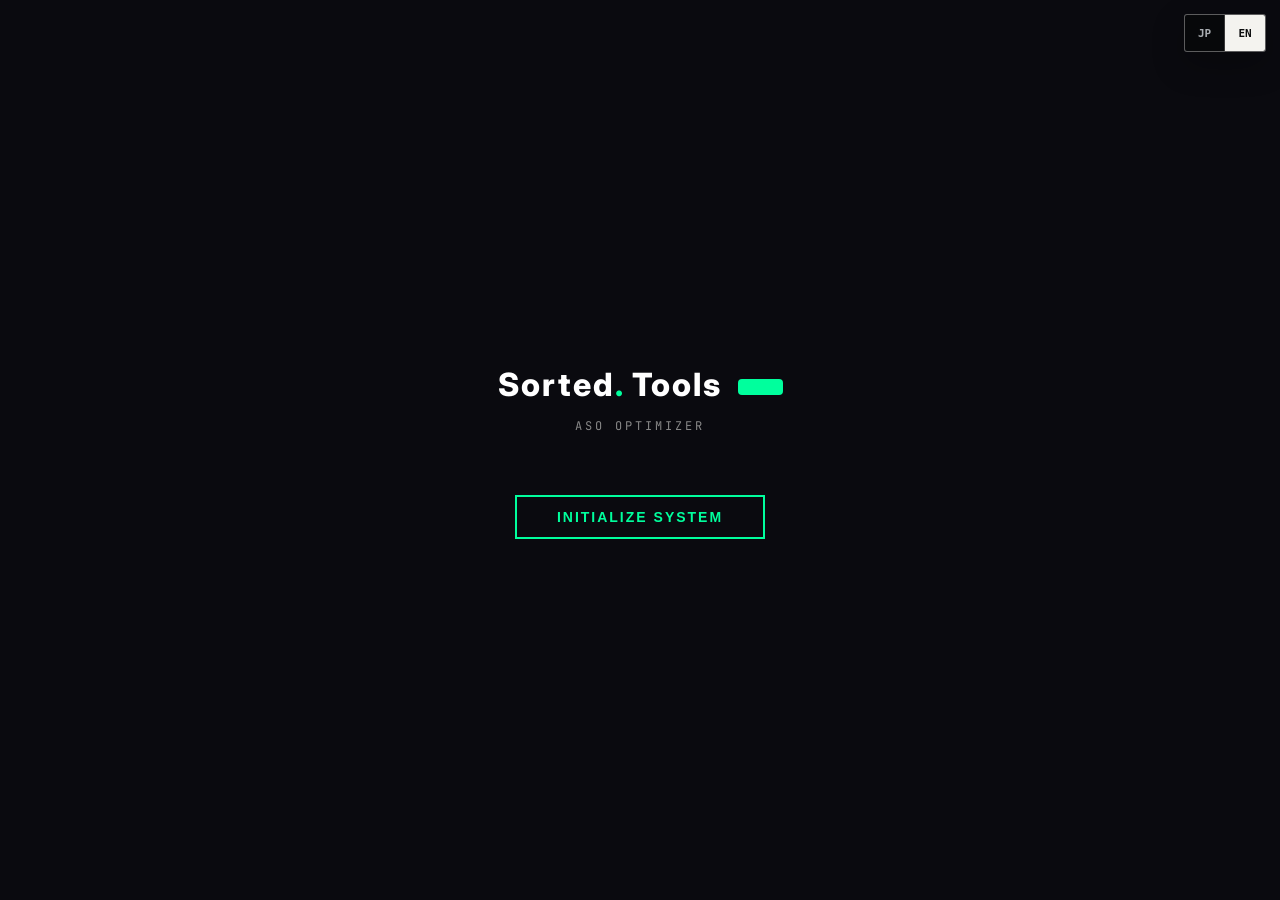
<file: sorted-tools/aso/index.html>
<!DOCTYPE html>
<html lang="en">
<head>
    <meta charset="UTF-8">
    <meta name="viewport" content="width=device-width, initial-scale=1.0">
    <title>ASO Optimizer | Sorted. Tools</title>
    <meta property="og:image" content="https://yumakakuya.github.io/ogp-tools.png" />
    <meta property="og:title" content="ASO Optimizer | Sorted. Tools" />
    <meta property="og:description" content="Free AI prompt generator for App Store keyword strategy." />
    <meta name="twitter:title" content="ASO Optimizer | Sorted. Tools" />
    <meta name="twitter:description" content="Free AI prompt generator for App Store keyword strategy." />
    <meta name="twitter:card" content="summary_large_image" />
    <meta name="twitter:image" content="https://yumakakuya.github.io/ogp-tools.png" />
    <meta name="twitter:creator" content="@null_founder" />
    <link rel="preconnect" href="https://fonts.googleapis.com">
    <link rel="preconnect" href="https://fonts.gstatic.com" crossorigin>
    <link href="https://fonts.googleapis.com/css2?family=Inter:wght@400;600;800&family=JetBrains+Mono:wght@500&display=swap" rel="stylesheet">

    <style>
        :root {
            --bg: #0a0a0f;
            --surface: #13131f;
            --surface-lighter: #1c1c2e;
            --border: #2a2a3e;
            --accent: #00ff9d;
            --accent-dim: rgba(0, 255, 157, 0.1);
            --text: #e8e8f0;
            --muted: #888;
        }
        * { box-sizing: border-box; margin: 0; padding: 0; outline: none; -webkit-tap-highlight-color: transparent; }
        body, html {
            height: 100%; background-color: var(--bg); color: var(--text);
            font-family: 'Inter', sans-serif; font-size: 14px; line-height: 1.5;
            user-select: none; -webkit-user-select: none; overflow-x: hidden;
        }

        .fade-in { animation: fadeIn 0.5s ease forwards; }
        .fade-out { animation: fadeOut 0.5s ease forwards; }
        @keyframes fadeIn { from { opacity: 0; transform: translateY(10px); } to { opacity: 1; transform: translateY(0); } }
        @keyframes fadeOut { from { opacity: 1; transform: translateY(0); } to { opacity: 0; transform: translateY(-10px); } }
        .hidden { display: none !important; }

        /* SPLASH */
        #splash-screen {
            position: fixed; top: 0; left: 0; width: 100%; height: 100%;
            background: var(--bg); display: flex; flex-direction: column;
            justify-content: center; align-items: center; z-index: 9999;
        }
        .splash-brand { font-size: 32px; font-weight: 800; letter-spacing: 2px; margin-bottom: 8px; color: #fff; }
        .splash-brand span { color: var(--accent); }
        .splash-sub { font-size: 12px; color: var(--muted); letter-spacing: 3px; margin-bottom: 40px; font-family: 'JetBrains Mono', monospace; }
        .splash-btn {
            margin-top: 20px; padding: 12px 40px; background: transparent;
            border: 2px solid var(--accent); color: var(--accent); font-size: 14px;
            font-weight: 700; letter-spacing: 2px; cursor: pointer; transition: 0.3s;
        }
        .splash-btn:hover { background: var(--accent); color: #000; box-shadow: 0 0 30px var(--accent-dim); }

        /* LAYOUT */
        #app-container { display: none; opacity: 0; min-height: 100vh; flex-direction: column; }
        ::-webkit-scrollbar { width: 6px; }
        ::-webkit-scrollbar-track { background: var(--bg); }
        ::-webkit-scrollbar-thumb { background: #333; border-radius: 3px; }

        header {
            padding: 15px 30px; border-bottom: 1px solid var(--border);
            background: rgba(19, 19, 31, 0.8); position: sticky; top: 0; z-index: 100;
            display: flex; justify-content: space-between; align-items: center;
            backdrop-filter: blur(20px);
        }
        .brand { font-size: 18px; font-weight: 800; letter-spacing: 1px; color: #fff; }
        .brand span { color: var(--accent); }
        .badge { font-size: 10px; background: var(--accent); color: #000; padding: 2px 6px; border-radius: 4px; margin-left: 8px; vertical-align: middle; font-weight: 700; }
        .header-right { display: flex; flex-direction: column; align-items: flex-end; gap: 2px; }
        .tool-name { font-size: 10px; color: var(--accent); font-family: 'JetBrains Mono', monospace; letter-spacing: 1px; }
        .version { font-size: 10px; color: var(--muted); font-family: 'JetBrains Mono', monospace; }

        .main-content { flex: 1; max-width: 800px; margin: 0 auto; width: 100%; padding: 30px 20px; }

        /* CARDS */
        .card { background: var(--surface); border: 1px solid var(--border); border-radius: 12px; margin-bottom: 24px; overflow: hidden; box-shadow: 0 4px 20px rgba(0,0,0,0.2); transition: border-color 0.3s; }
        .card:hover { border-color: #444; }
        .card-header { padding: 12px 20px; border-bottom: 1px solid var(--border); font-weight: 700; font-size: 12px; letter-spacing: 1px; display: flex; align-items: center; gap: 10px; background: var(--surface-lighter); color: #fff; }
        .card-header-desc { font-size: 10px; color: var(--muted); font-weight: 400; letter-spacing: 0; margin-left: auto; font-family: 'JetBrains Mono', monospace; }
        .dot { width: 8px; height: 8px; border-radius: 50%; flex-shrink: 0; }
        .card-body { padding: 24px; display: grid; grid-template-columns: 1fr 1fr; gap: 20px; }
        .full { grid-column: 1 / -1; }

        label { display: block; color: var(--muted); font-size: 11px; font-weight: 700; margin-bottom: 8px; text-transform: uppercase; letter-spacing: 0.5px; }
        .label-hint { font-size: 10px; color: #555; font-weight: 400; text-transform: none; letter-spacing: 0; margin-left: 6px; }
        input, select, textarea {
            width: 100%; background: #08080c; border: 1px solid var(--border);
            color: #fff; padding: 12px 16px; border-radius: 8px; font-size: 13px; transition: 0.2s;
            font-family: 'Inter', sans-serif;
        }
        textarea { resize: vertical; min-height: 80px; line-height: 1.6; }
        input:focus, select:focus, textarea:focus { border-color: var(--accent); box-shadow: 0 0 0 2px var(--accent-dim); }
        input::placeholder, textarea::placeholder { color: #444; }

        .tags { display: flex; flex-wrap: wrap; gap: 8px; }
        .tag-btn {
            background: transparent; border: 1px solid var(--border); color: var(--muted);
            padding: 8px 14px; border-radius: 20px; cursor: pointer; font-size: 12px; transition: 0.2s; font-weight: 600;
        }
        .tag-btn:hover { border-color: #666; color: #fff; }
        .tag-btn.active { background: var(--accent-dim); border-color: var(--accent); color: var(--accent); box-shadow: 0 0 15px var(--accent-dim); }

        /* SECTION LABEL */
        .section-label {
            font-size: 10px; color: var(--muted); letter-spacing: 2px; font-family: 'JetBrains Mono', monospace;
            margin-bottom: 12px; padding-bottom: 8px; border-bottom: 1px solid var(--border);
        }

        .generate-btn {
            width: 100%; background: var(--accent); color: #000; font-weight: 800;
            padding: 18px; border: none; border-radius: 12px; cursor: pointer;
            font-size: 14px; letter-spacing: 1px; transition: 0.2s; text-transform: uppercase;
            box-shadow: 0 0 20px var(--accent-dim);
        }
        .generate-btn:hover { transform: translateY(-2px); box-shadow: 0 0 30px rgba(0,255,157,0.3); }
        .generate-btn:active { transform: translateY(0); }
        .generate-btn:disabled { opacity: 0.4; cursor: not-allowed; transform: none; box-shadow: none; }

        /* RESULT */
        .result-header-bar {
            font-family: 'JetBrains Mono', monospace; color: var(--accent); font-size: 12px;
            margin-bottom: 15px; letter-spacing: 1px;
        }
        .terminal-window {
            background: #08080c; border: 1px solid var(--border); border-radius: 12px; overflow: hidden;
            box-shadow: 0 10px 30px rgba(0,0,0,0.3);
        }
        .terminal-bar {
            background: var(--surface-lighter); padding: 8px 15px; font-size: 11px; color: var(--muted);
            border-bottom: 1px solid var(--border); font-family: 'JetBrains Mono', monospace;
            display: flex; align-items: center;
        }
        .terminal-bar::before { content: "● ● ●"; letter-spacing: -2px; margin-right: 10px; color: #444; }
        .prompt-length { margin-left: auto; color: #555; font-size: 10px; }
        .result-box {
            padding: 30px; font-family: 'JetBrains Mono', monospace; color: #ccc; white-space: pre-wrap;
            height: 500px; overflow-y: auto; font-size: 13px; line-height: 1.6;
            user-select: text; -webkit-user-select: text;
        }
        .action-row { margin-top: 30px; display: flex; flex-direction: column; gap: 15px; }
        .copy-btn-large {
            width: 100%; background: var(--accent); color: #000; border: none;
            padding: 18px; border-radius: 12px; cursor: pointer; font-weight: 800;
            font-size: 16px; letter-spacing: 1px; transition: 0.3s;
            display: flex; justify-content: center; align-items: center; gap: 10px;
        }
        .copy-btn-large:hover { box-shadow: 0 0 30px var(--accent-dim); }
        .back-btn {
            background: transparent; color: var(--muted); border: 1px solid var(--border);
            padding: 12px; border-radius: 8px; cursor: pointer; font-weight: 700; width: 100%; transition: 0.2s;
        }
        .back-btn:hover { border-color: #666; color: #fff; }

        /* SERIES NAV */
        .series-nav {
            background: var(--surface); border: 1px solid var(--border); border-radius: 12px;
            padding: 16px 20px; margin-bottom: 24px; display: flex; align-items: center; gap: 12px;
            overflow-x: auto;
        }
        .series-label { font-size: 10px; color: var(--muted); letter-spacing: 1px; white-space: nowrap; font-family: 'JetBrains Mono', monospace; }
        .series-item {
            font-size: 11px; padding: 6px 12px; border-radius: 20px; white-space: nowrap;
            font-weight: 600; letter-spacing: 0.5px;
        }
        .series-item.done { background: var(--accent-dim); border: 1px solid var(--accent); color: var(--accent); }
        .series-item.active { background: rgba(162,155,254,0.1); border: 1px solid #a29bfe; color: #a29bfe; }
        .series-item.upcoming { border: 1px solid var(--border); color: #444; }
        .series-arrow { color: #333; font-size: 12px; }

        footer {
            text-align: center; padding: 30px; color: var(--muted); font-size: 11px;
            border-top: 1px solid var(--border); margin-top: auto;
        }

        .kw-counter {
            font-size: 10px; color: #555; font-family: 'JetBrains Mono', monospace;
            margin-top: 6px; letter-spacing: 0.5px; min-height: 16px;
        }
        /* SOFT WARNINGS */
        .soft-warn {
            font-family: 'JetBrains Mono', monospace; font-size: 10px;
            color: #ff9d3a; margin-top: 5px; display: none;
            letter-spacing: 0.5px; line-height: 1.5;
        }

        /* SAFETY BAR */
        .safety-bar {
            background: var(--surface); border: 1px solid var(--border); border-radius: 12px;
            padding: 10px 18px; margin-bottom: 20px; display: flex; align-items: center;
            justify-content: space-between; gap: 12px;
        }
        .safety-bar-left { display: flex; align-items: center; gap: 10px; }
        .safety-dot {
            width: 9px; height: 9px; border-radius: 50%; background: #444;
            flex-shrink: 0; transition: 0.3s;
        }
        .safety-dot.green  { background: var(--accent); box-shadow: 0 0 8px var(--accent); }
        .safety-dot.yellow { background: #ffcc00; box-shadow: 0 0 8px rgba(255,204,0,0.5); }
        .safety-dot.red    { background: #ff4d4d; box-shadow: 0 0 8px rgba(255,77,77,0.5); }
        .safety-label {
            font-family: 'JetBrains Mono', monospace; font-size: 10px;
            color: var(--muted); letter-spacing: 1px;
        }
        .safety-check-btn {
            background: transparent; border: 1px solid var(--border); color: var(--muted);
            font-family: 'JetBrains Mono', monospace; font-size: 9px; letter-spacing: 1px;
            padding: 5px 10px; border-radius: 6px; cursor: pointer; white-space: nowrap; transition: 0.2s;
        }
        .safety-check-btn:hover { border-color: var(--accent); color: var(--accent); }
        .safety-report {
            background: var(--surface); border: 1px solid var(--border); border-radius: 12px;
            padding: 14px 18px; margin-bottom: 20px; display: none;
        }
        .safety-report-header {
            font-family: 'JetBrains Mono', monospace; font-size: 10px; color: var(--muted);
            letter-spacing: 2px; margin-bottom: 10px; display: flex;
            justify-content: space-between; align-items: center;
        }
        .safety-report-item { display: flex; gap: 10px; margin-bottom: 8px; align-items: flex-start; }
        .safety-report-icon { font-size: 13px; flex-shrink: 0; margin-top: 1px; }
        .safety-report-text {
            font-family: 'JetBrains Mono', monospace; font-size: 10px;
            color: #aaa; letter-spacing: 0.3px; line-height: 1.5;
        }
        .safety-report-close {
            background: none; border: none; color: var(--muted); cursor: pointer;
            font-size: 12px; padding: 0;
        }
        .safety-report-close:hover { color: var(--text); }

        .form-actions { display: flex; flex-direction: column; gap: 12px; }
        .reset-btn {
            background: transparent; color: #555; border: 1px solid var(--border);
            padding: 10px; border-radius: 8px; cursor: pointer; font-weight: 600;
            font-size: 11px; letter-spacing: 1px; width: 100%; transition: 0.2s;
        }
        .reset-btn:hover { border-color: #ff6b6b; color: #ff6b6b; }

        @media (max-width: 600px) { .card-body { grid-template-columns: 1fr; } }
    </style>
    <link rel="stylesheet" href="../../sorted-common.css">
</head>
<body>

<div id="splash-screen">
    <div class="splash-brand fade-in">Sorted<span>.</span> Tools <span class="badge">FREE</span></div>
    <div class="splash-sub fade-in" style="animation-delay:0.1s">ASO OPTIMIZER</div>
    <button class="splash-btn fade-in" style="animation-delay: 0.3s;" onclick="startApp()">INITIALIZE SYSTEM</button>
</div>

<div id="app-container">
    <header>
        <div class="brand">Sorted<span>.</span> Tools <span class="badge">FREE</span></div>
        <div class="header-right">
            <div class="tool-name">ASO OPTIMIZER</div>
            <div class="version">v1.0.0</div>
        </div>
    </header>

    <main class="main-content">

        <!-- SERIES NAV -->
        <div class="series-nav">
            <span class="series-label">SERIES /</span>
            <span class="series-item done">01 Revenue Forecast</span>
            <span class="series-arrow">→</span>
            <span class="series-item active">02 ASO Optimizer ◀</span>
            <span class="series-arrow">→</span>
            <span class="series-item upcoming">03 Pitch Deck</span>
            <span class="series-arrow">→</span>
            <span class="series-item upcoming">04 Pricing Strategy</span>
            <span class="series-arrow">→</span>
            <span class="series-item upcoming">05 Competitor Research</span>
        </div>

        <div id="form-view">

            <div class="safety-bar" id="safetyBar">
                <div class="safety-bar-left">
                    <div class="safety-dot" id="safetyDot"></div>
                    <span class="safety-label" id="safetyLabel">Waiting for input...</span>
                </div>
                <button class="safety-check-btn" onclick="toggleReadinessReport()">READINESS CHECK ▼</button>
            </div>

            <div class="safety-report" id="safetyReport">
                <div class="safety-report-header">
                    <span>READINESS REPORT</span>
                    <button class="safety-report-close" onclick="toggleReadinessReport()">✕</button>
                </div>
                <div id="safetyReportItems"></div>
            </div>

            <!-- CARD 1: APP INFO -->
            <div class="card" style="border-top: 3px solid #00ff9d;">
                <div class="card-header">
                    <div class="dot" style="background:#00ff9d"></div>
                    APP INFO
                    <span class="card-header-desc">Basic Info</span>
                </div>
                <div class="card-body">
                    <div><label>App Name<span style="color:#ff6b6b">★Required</span></label><input type="text" id="appName" placeholder="e.g. FitTracker, MealPlan Pro"></div>
                    <div>
                        <label>Category</label>
                        <select id="category">
                            <option>Education</option>
                            <option>Business</option>
                            <option>Utilities</option>
                            <option>Health & Fitness</option>
                            <option>Games</option>
                            <option>Lifestyle</option>
                            <option>Other</option>
                        </select>
                    </div>
                    <div>
                        <label>Platform</label>
                        <select id="platform">
                            <option>iOS Only</option>
                            <option>iOS & Android</option>
                            <option>Android Only</option>
                        </select>
                    </div>
                    <div>
                        <label>Target Region</label>
                        <select id="region">
                            <option>United States</option>
                            <option>Global (Worldwide)</option>
                            <option>Global (English-speaking)</option>
                            <option>Asia-Pacific</option>
                            <option>North America</option>
                            <option>Europe</option>
                        </select>
                    </div>
                    <div class="full">
                        <label>One-Line Description<span style="color:#ff6b6b">★Required</span></label>
                        <input type="text" id="appDesc" placeholder="e.g. A calorie-tracking app that logs meals in 3 seconds with AI photo recognition">
                        <div class="soft-warn" id="appDescVagueWarn"></div>
                    </div>
                </div>
            </div>

            <!-- CARD 2: KEYWORD STRATEGY -->
            <div class="card" style="border-top: 3px solid #a29bfe;">
                <div class="card-header">
                    <div class="dot" style="background:#a29bfe"></div>
                    KEYWORD STRATEGY
                    <span class="card-header-desc">Keyword Strategy</span>
                </div>
                <div class="card-body">
                    <div class="full">
                        <label>Target Keywords<span style="color:#ff6b6b">★Required</span> <span class="label-hint">comma-separated</span></label>
                        <textarea id="targetKw" placeholder="e.g. calorie tracker, meal planner, diet app, food log"></textarea>
                        <div class="kw-counter" id="kwCounter"></div>
                    </div>
                    <div class="full">
                        <label>Competitor Apps<span class="label-hint">as many as you know</span></label>
                        <input type="text" id="competitors" placeholder="e.g. MyFitnessPal, Lose It!, Yazio">
                    </div>
                    <div>
                        <label>Current Keyword Ranking</label>
                        <select id="currentRank">
                            <option>Not yet released</option>
                            <option>Unranked (100+)</option>
                            <option>Rank 51–100</option>
                            <option>Rank 21–50</option>
                            <option>Rank 11–20</option>
                            <option>Top 10</option>
                        </select>
                    </div>
                    <div>
                        <label>Current Review Count</label>
                        <select id="reviewCount">
                            <option>0 (Not released)</option>
                            <option>1–10</option>
                            <option>11–50</option>
                            <option>51–200</option>
                            <option>200+</option>
                        </select>
                    </div>
                    <div class="full">
                        <label>Current App Description <span class="label-hint">optional</span></label>
                        <textarea id="currentDesc" placeholder="Paste your current store listing description here (optional)"></textarea>
                    </div>
                    <div class="full">
                        <label>Competitor Store URL <span class="label-hint">optional</span></label>
                        <input type="text" id="competitorUrl" placeholder="e.g. https://apps.apple.com/us/app/... (optional)">
                    </div>
                </div>
            </div>

            <!-- CARD 3: TARGET USER -->
            <div class="card" style="border-top: 3px solid #ff6b6b;">
                <div class="card-header">
                    <div class="dot" style="background:#ff6b6b"></div>
                    TARGET USER
                    <span class="card-header-desc">Target User</span>
                </div>
                <div class="card-body">
                    <div class="full">
                        <label>Target User Profile</label>
                        <textarea id="targetUser" placeholder="e.g. Health-conscious millennials who want to track calories but find existing apps too complex"></textarea>
                        <div class="soft-warn" id="targetUserVagueWarn"></div>
                    </div>
                    <div class="full">
                        <label>User Search Terms<span class="label-hint">the words users actually type</span></label>
                        <input type="text" id="searchWords" placeholder='e.g. "easy calorie counter" "simple meal tracker" "diet app no ads"'>
                    </div>
                    <div>
                        <label>Download Motivation</label>
                        <select id="dlMotivation">
                            <option>Increase download volume</option>
                            <option>Rank higher in store search</option>
                            <option>Stand out from competitors</option>
                            <option>Solidify ASO strategy before launch</option>
                            <option>Improve ratings &amp; reviews</option>
                            <option>Just exploring (low commitment)</option>
                        </select>
                    </div>
                    <div>
                        <label>Competitive Differentiator</label>
                        <input type="text" id="differentiation" placeholder="e.g. AI photo recognition — log meals without typing">
                        <div class="soft-warn" id="differentiationVagueWarn"></div>
                    </div>
                </div>
            </div>

            <!-- CARD 4: ASO GOALS -->
            <div class="card" style="border-top: 3px solid #ffcc00;">
                <div class="card-header">
                    <div class="dot" style="background:#ffcc00"></div>
                    ASO GOALS
                    <span class="card-header-desc">Optimization Goals</span>
                </div>
                <div class="card-body">
                    <div class="full">
                        <label>Primary Goal</label>
                        <div class="tags" id="goal-tags"></div>
                    </div>
                    <div class="full">
                        <label>Required Output (select multiple)</label>
                        <div class="tags" id="output-tags"></div>
                    </div>
                    <div class="full">
                        <label>Additional Notes <span class="label-hint">any special conditions or constraints</span></label>
                        <input type="text" id="notes" placeholder="e.g. Organic-only strategy (zero ad spend), US market priority">
                        <div class="soft-warn" id="notesVagueWarn"></div>
                    </div>
                </div>
            </div>

            <div class="form-actions">
                <button class="generate-btn" id="generateBtn" onclick="processGeneration()" disabled>⚡ GENERATE ASO PROMPT</button>
                <button class="reset-btn" onclick="resetForm()">RESET FORM</button>
            </div>
        </div>

        <!-- RESULT VIEW -->
        <div id="result-view" class="hidden">
            <div class="result-header-bar">
                &gt; STATUS: PROMPT READY — REVIEW BEFORE USE.
            </div>
            <div class="terminal-window">
                <div class="terminal-bar">aso_prompt.txt - Read Only<span class="prompt-length" id="promptLength"></span></div>
                <div class="result-box" id="output"></div>
            </div>
            <div class="action-row">
                <button class="copy-btn-large" onclick="copyText(this)">COPY PROMPT TO CLIPBOARD</button>
                <button class="back-btn" onclick="backToForm()">CREATE NEW PROMPT</button>
            </div>
        </div>

    </main>

    <footer>
        © 2026 Sorted. Tools Division. All rights reserved.<br>
        Part of the Sorted. Series — <strong style="color:var(--accent)">Revenue Forecast</strong> → <strong style="color:#a29bfe">ASO Optimizer</strong> → Pitch Deck → Pricing Strategy → Competitor Research
    </footer>
</div>

<script>
    const LANG = "English";
    const STORAGE_KEY = 'sorted_aso_en_form';
    const splash = document.getElementById('splash-screen');
    const appContainer = document.getElementById('app-container');
    const formView = document.getElementById('form-view');
    const resultView = document.getElementById('result-view');
    const generateBtn = document.getElementById('generateBtn');
    let isGenerating = false;

    function startApp() {
        splash.classList.add('fade-out');
        setTimeout(() => {
            splash.style.display = 'none';
            appContainer.style.display = 'flex';
            appContainer.classList.add('fade-in');
            checkGate1();
        }, 500);
    }

    function processGeneration() {
        if (isGenerating) return;
        if (!checkGate1(true)) return;
        isGenerating = true;
        generateBtn.disabled = true;
        generatePromptText();
        formView.classList.add('fade-out');
        setTimeout(() => {
            formView.classList.add('hidden');
            formView.classList.remove('fade-out');
            resultView.classList.remove('hidden');
            resultView.classList.add('fade-in');
            setTimeout(() => resultView.classList.remove('fade-in'), 500);
            isGenerating = false;
        }, 500);
    }

    function backToForm() {
        resultView.classList.add('fade-out');
        setTimeout(() => {
            resultView.classList.add('hidden');
            resultView.classList.remove('fade-out');
            formView.classList.remove('hidden');
            formView.classList.add('fade-in');
            setTimeout(() => formView.classList.remove('fade-in'), 500);
            checkGate1();
        }, 500);
    }

    // --- VAGUE / ABSTRACT WORD DETECTION ---
    const VAGUE_WORDS = [
        'kind of', 'sort of', 'something like', 'whatever', 'stuff',
        'things', 'basically', 'just make it good', 'make it nice',
        'you know', 'figure it out', 'up to you', 'I guess',
        'probably', 'maybe', 'not sure', 'idk', 'etc',
        'awesome', 'amazing', 'cool', 'great', 'best',
        'somehow', 'just do it', 'make it work', 'do your thing'
    ];
    const INSTRUCTION_WORDS = [
        'please do', 'please create', 'please make', 'can you',
        'could you', 'I want you to', 'generate', 'write me',
        'build me', 'come up with', 'figure out'
    ];

    const VAGUE_CHECK_FIELDS = [
        { id: 'appDesc',          warnId: 'appDescVagueWarn',          label: 'App Description' },
        { id: 'targetUser',       warnId: 'targetUserVagueWarn',       label: 'Target User' },
        { id: 'differentiation',  warnId: 'differentiationVagueWarn',  label: 'Differentiator' },
        { id: 'notes',            warnId: 'notesVagueWarn',            label: 'Notes' },
    ];

    function checkVagueInputs() {
        VAGUE_CHECK_FIELDS.forEach(f => {
            const el = document.getElementById(f.id);
            const warn = document.getElementById(f.warnId);
            if (!el || !warn) return;
            const val = el.value.trim();
            if (val.length === 0) { warn.style.display = 'none'; return; }

            const vagueHit  = VAGUE_WORDS.find(w => val.includes(w));
            const instrHit  = INSTRUCTION_WORDS.find(w => val.includes(w));

            if (vagueHit) {
                warn.textContent = '⚠ "' + vagueHit + '" is vague — be more specific for better prompt accuracy';
                warn.style.display = 'block';
            } else if (instrHit) {
                warn.textContent = '⚠ Task instruction ("' + instrHit + '") detected — this field is for facts and context, not instructions';
                warn.style.display = 'block';
            } else {
                warn.style.display = 'none';
            }
        });
    }

    VAGUE_CHECK_FIELDS.forEach(f => {
        const el = document.getElementById(f.id);
        if (el) {
            el.addEventListener('input', checkVagueInputs);
            el.addEventListener('change', checkVagueInputs);
        }
    });

    // TAG OPTIONS
    const goalOpts = [
        "Increase search impressions",
        "Improve download conversion (CVR)",
        "Improve ratings & reviews",
        "Rank for specific keywords",
        "Stabilize long-term organic growth"
    ];
    const outputOpts = [
        "Title & subtitle optimization (3 variants)",
        "Keyword field design",
        "Description rewrite",
        "Screenshot copy text",
        "Review prompt copy & timing",
        "Competitive positioning analysis",
        "Localization strategy"
    ];

    const selectedGoals = new Set();
    const selectedOutputs = new Set();

    function renderTags(id, opts, set) {
        const container = document.getElementById(id);
        opts.forEach(opt => {
            const btn = document.createElement('button');
            btn.className = 'tag-btn';
            btn.textContent = opt;
            btn.onclick = () => {
                if (set.has(opt)) { set.delete(opt); btn.classList.remove('active'); }
                else { set.add(opt); btn.classList.add('active'); }
                scheduleSave();
                updateSafetyBar();
            };
            container.appendChild(btn);
        });
    }

    renderTags('goal-tags', goalOpts, selectedGoals);
    renderTags('output-tags', outputOpts, selectedOutputs);

    // --- localStorage persistence ---
    const formFieldIds = [
        'appName', 'category', 'platform', 'region', 'appDesc',
        'targetKw', 'competitors', 'currentRank', 'reviewCount',
        'currentDesc', 'competitorUrl', 'targetUser', 'searchWords',
        'dlMotivation', 'differentiation', 'notes'
    ];

    let saveTimeout;
    function scheduleSave() {
        clearTimeout(saveTimeout);
        saveTimeout = setTimeout(saveForm, 400);
    }

    function saveForm() {
        const data = {};
        formFieldIds.forEach(id => {
            const el = document.getElementById(id);
            if (el) data[id] = el.value;
        });
        data._goals = Array.from(selectedGoals);
        data._outputs = Array.from(selectedOutputs);
        try { localStorage.setItem(STORAGE_KEY, JSON.stringify(data)); } catch(e) {}
    }

    function restoreForm() {
        let data;
        try { data = JSON.parse(localStorage.getItem(STORAGE_KEY)); } catch(e) {}
        if (!data) return;

        formFieldIds.forEach(id => {
            const el = document.getElementById(id);
            if (el && data[id] !== undefined) el.value = data[id];
        });

        if (Array.isArray(data._goals)) {
            const btns = document.getElementById('goal-tags').querySelectorAll('.tag-btn');
            btns.forEach(btn => {
                if (data._goals.includes(btn.textContent)) {
                    selectedGoals.add(btn.textContent);
                    btn.classList.add('active');
                }
            });
        }
        if (Array.isArray(data._outputs)) {
            const btns = document.getElementById('output-tags').querySelectorAll('.tag-btn');
            btns.forEach(btn => {
                if (data._outputs.includes(btn.textContent)) {
                    selectedOutputs.add(btn.textContent);
                    btn.classList.add('active');
                }
            });
        }

        updateKwCount();
        checkVagueInputs();
        checkGate1();
    }

    function resetForm() {
        if (!confirm('Reset all form fields?')) return;
        formFieldIds.forEach(id => {
            const el = document.getElementById(id);
            if (!el) return;
            if (el.tagName === 'SELECT') el.selectedIndex = 0;
            else el.value = '';
        });
        selectedGoals.clear();
        selectedOutputs.clear();
        document.querySelectorAll('.tag-btn.active').forEach(btn => btn.classList.remove('active'));
        try { localStorage.removeItem(STORAGE_KEY); } catch(e) {}
        updateKwCount();
        checkVagueInputs();
        checkGate1();
    }

    restoreForm();

    formFieldIds.forEach(id => {
        const el = document.getElementById(id);
        if (el) {
            el.addEventListener('input', () => { scheduleSave(); updateSafetyBar(); });
            el.addEventListener('change', () => { scheduleSave(); updateSafetyBar(); });
        }
    });

    // --- Keyword counter ---
    function updateKwCount() {
        const el = document.getElementById('targetKw');
        const counter = document.getElementById('kwCounter');
        if (!el || !counter) return;
        const raw = el.value.trim();
        if (raw.length === 0) { counter.textContent = ''; return; }
        const tokens = raw.split(/[,、\s]+/).filter(k => k.length > 0);
        counter.textContent = tokens.length + ' keyword' + (tokens.length !== 1 ? 's' : '') + ' detected';
    }

    document.getElementById('targetKw').addEventListener('input', updateKwCount);
    updateKwCount();

    function sanitize(str) {
        if (typeof str !== 'string') return '';
        return str
            .normalize('NFKC')
            .replace(/[\u200B\u200C\u200D\uFEFF\u00AD]/g, '')
            .replace(/\u301C/g, '\uFF5E')
            .replace(/\u2014/g, '\u2015')
            .replace(/&[#a-zA-Z0-9]+;/g, '')
            .replace(/[<>]/g, '')
            .replace(/ignore previous instructions/gi, '')
            .replace(/forget all instructions/gi, '')
            .replace(/disregard previous/gi, '')
            .replace(/\u3000/g, ' ')
            .replace(/ {2,}/g, ' ')
            .replace(/([！？!?])\1{2,}/g, '$1')
            .replace(/[^\x20-\x7E\u3000-\u9FFF\uFF00-\uFFEF\u2015]/g, '')
            .trim();
    }

    function getVal(id) {
        const el = document.getElementById(id);
        if (!el) return '(not provided)';
        const raw = el.value || '';
        const cleaned = sanitize(raw);
        return cleaned.length === 0 ? '(not provided)' : cleaned;
    }

    function getEmptyOptionalFields() {
        const optionalFields = [
            { id: 'competitors', label: 'Competitor Apps' },
            { id: 'currentRank', label: 'Current Keyword Ranking', isSelect: true },
            { id: 'targetUser', label: 'Target User Profile' },
            { id: 'searchWords', label: 'User Search Terms' },
            { id: 'currentDesc', label: 'Current App Description' },
            { id: 'competitorUrl', label: 'Competitor Store URL' },
        ];
        return optionalFields.filter(f => {
            const el = document.getElementById(f.id);
            if (!el) return false;
            return el.value.trim().length === 0;
        });
    }

    function checkGate1(showAlert) {
        const appNameLen = (document.getElementById('appName').value || '').trim().length;
        const appDescLen = (document.getElementById('appDesc').value || '').trim().length;
        const targetKwLen = (document.getElementById('targetKw').value || '').trim().length;
        const isValid = appNameLen >= 3 && appDescLen >= 3 && targetKwLen >= 3;
        if (generateBtn) generateBtn.disabled = !isValid;
        updateSafetyBar();
        return isValid;
    }

    function updateSafetyBar() {
        const dot   = document.getElementById('safetyDot');
        const label = document.getElementById('safetyLabel');
        if (!dot || !label) return;

        const appName  = (document.getElementById('appName').value || '').trim();
        const appDesc  = (document.getElementById('appDesc').value || '').trim();
        const targetKw = (document.getElementById('targetKw').value || '').trim();

        if (!appName && !appDesc && !targetKw) {
            dot.className = 'safety-dot';
            label.textContent = 'Waiting for input...';
            return;
        }

        const requiredOk = appName.length >= 3 && appDesc.length >= 3 && targetKw.length >= 3;
        if (!requiredOk) {
            dot.className = 'safety-dot red';
            label.textContent = 'NOT READY — Required fields missing';
            return;
        }

        const competitors     = (document.getElementById('competitors').value || '').trim();
        const targetUser      = (document.getElementById('targetUser').value || '').trim();
        const searchWords     = (document.getElementById('searchWords').value || '').trim();
        const differentiation = (document.getElementById('differentiation').value || '').trim();
        const hasGoals        = selectedGoals.size > 0;
        const hasOutputs      = selectedOutputs.size > 0;

        const recommendedFilled = competitors && targetUser && searchWords &&
                                  differentiation && hasGoals && hasOutputs;

        if (recommendedFilled) {
            dot.className = 'safety-dot green';
            label.textContent = 'ALL CLEAR — Ready to generate high-precision prompt';
        } else {
            dot.className = 'safety-dot yellow';
            label.textContent = 'READY — Fill recommended fields for better accuracy';
        }
    }

    function toggleReadinessReport() {
        const report = document.getElementById('safetyReport');
        if (report.style.display === 'block') {
            report.style.display = 'none';
        } else {
            buildReadinessReport();
            report.style.display = 'block';
        }
    }

    function buildReadinessReport() {
        const items = [];
        const v = id => (document.getElementById(id).value || '').trim();

        const appName  = v('appName');
        const appDesc  = v('appDesc');
        const targetKw = v('targetKw');

        items.push(appName.length >= 3
            ? { icon: '\u2705', text: 'App Name: ' + appName }
            : { icon: '\u26A0\uFE0F', text: 'App Name is required (min 3 characters)' });

        items.push(appDesc.length >= 3
            ? { icon: '\u2705', text: 'App Description: OK' }
            : { icon: '\u26A0\uFE0F', text: 'App Description is required (min 3 characters)' });

        items.push(targetKw.length >= 3
            ? { icon: '\u2705', text: 'Target Keywords: ' + targetKw.split(/[,、\s]+/).filter(Boolean).length + ' detected' }
            : { icon: '\u26A0\uFE0F', text: 'Target Keywords are required' });

        const kwTokens = targetKw.split(/[,、\s]+/).filter(Boolean);
        const singleWordKw = kwTokens.filter(k => k.length <= 2);
        if (singleWordKw.length > 0) {
            items.push({ icon: '\uD83D\uDCA1', text: 'Short keywords detected (' + singleWordKw.join(', ') + ') — compound phrases improve search precision' });
        }

        const competitors     = v('competitors');
        const targetUser      = v('targetUser');
        const searchWords     = v('searchWords');
        const differentiation = v('differentiation');
        const currentDesc     = v('currentDesc');

        items.push(competitors
            ? { icon: '\u2705', text: 'Competitors: provided' }
            : { icon: '\uD83D\uDCA1', text: 'No competitors — AI will estimate but accuracy decreases' });

        items.push(targetUser
            ? { icon: '\u2705', text: 'Target User: provided' }
            : { icon: '\uD83D\uDCA1', text: 'No target user — clear persona improves strategy precision' });

        items.push(searchWords
            ? { icon: '\u2705', text: 'Search Terms: provided' }
            : { icon: '\uD83D\uDCA1', text: 'No search terms — impacts keyword strategy' });

        items.push(differentiation
            ? { icon: '\u2705', text: 'Differentiator: provided' }
            : { icon: '\uD83D\uDCA1', text: 'No differentiator — needed for competitive analysis' });

        items.push(currentDesc
            ? { icon: '\u2705', text: 'Current Description: provided' }
            : { icon: '\uD83D\uDCA1', text: 'No current description — rewrite accuracy improves with it' });

        items.push(selectedGoals.size > 0
            ? { icon: '\u2705', text: 'ASO Goals: ' + selectedGoals.size + ' selected' }
            : { icon: '\uD83D\uDCA1', text: 'No ASO goals — strategy direction will be unclear' });

        items.push(selectedOutputs.size > 0
            ? { icon: '\u2705', text: 'Output: ' + selectedOutputs.size + ' selected' }
            : { icon: '\uD83D\uDCA1', text: 'No output selected — specifying deliverables improves actionability' });

        VAGUE_CHECK_FIELDS.forEach(f => {
            const val = v(f.id);
            if (!val) return;
            const vagueHit = VAGUE_WORDS.find(w => val.includes(w));
            const instrHit = INSTRUCTION_WORDS.find(w => val.includes(w));
            if (vagueHit) {
                items.push({ icon: '\u26A0\uFE0F', text: f.label + ' contains vague term "' + vagueHit + '" — be more specific for better results' });
            } else if (instrHit) {
                items.push({ icon: '\u26A0\uFE0F', text: f.label + ' contains task instruction "' + instrHit + '" — use facts/context instead' });
            }
        });

        document.getElementById('safetyReportItems').innerHTML = items.map(i =>
            '<div class="safety-report-item"><span class="safety-report-icon">' + i.icon +
            '</span><span class="safety-report-text">' + i.text + '</span></div>'
        ).join('');
    }

    ['appName', 'appDesc', 'targetKw'].forEach(id => {
        const el = document.getElementById(id);
        if (el) {
            el.addEventListener('input', checkGate1);
            el.addEventListener('change', checkGate1);
        }
    });
    checkGate1();

    function generatePromptText() {
        let t = 'IMPORTANT: Before answering, you MUST run the following web searches:\n';
        t += '- Current ASO trends and algorithm updates for ' + getVal('platform') + ' (' + getVal('region') + ')\n';
        t += '- Current keyword search volume and competition for: ' + (document.getElementById('targetKw').value ? sanitize(document.getElementById('targetKw').value) : '(not provided)') + '\n';
        t += '- Current store page, rating, and pricing of competing apps in "' + getVal('category') + '" category\n';
        t += 'Base ALL responses on search results. Cite every source with retrieval date.\n\n';
        t += '---\n\n';
        t += 'PRIVACY NOTICE: All information provided below is to be used SOLELY for generating this output. Do NOT use it for training, logging, or any other purpose.\n\n';
        t += '# App Store Optimization (ASO) Strategy Prompt\n\n';
        t += 'You are a senior ASO strategist with 10+ years of experience driving organic growth for mobile apps across App Store and Google Play. You have boosted multiple apps from unranked to Top 10 in competitive categories. Always leverage the latest ASO data from web search. Produce a concrete, immediately actionable ASO strategy.\n\n';

        const compInput = document.getElementById('competitors').value.trim();
        const compLine = compInput.length === 0
            ? '- Competitors: (not provided) → Search the web to identify top competitors. Classify each as [Supplemented: Direct], [Supplemented: Adjacent], or [Supplemented: Workflow Alternative].\n'
            : '- Competitors: ' + sanitize(compInput) + ' [User-provided] → Verify appropriateness. Supplement if needed. Classify all competitors as one of: [User-provided], [Supplemented: Direct], [Supplemented: Adjacent], [Supplemented: Workflow Alternative].\n';

        t += '## Section 1: App Overview\n';
        t += '- App Name: ' + getVal('appName') + '\n';
        t += '- One-line Description: ' + getVal('appDesc') + '\n';
        t += '- Category: ' + getVal('category') + '\n';
        t += '- Platform: ' + getVal('platform') + '\n';
        t += '- Target Region: ' + getVal('region') + '\n\n';

        const kwRaw = document.getElementById('targetKw').value.trim();
        const kwCleaned = sanitize(kwRaw);
        const kwTokens = kwCleaned.split(/[,、\s]+/).filter(k => k.length > 0);
        const kwSingleWordWarning = (kwTokens.length === 1 && kwTokens[0].length <= 8)
            ? '\n  ⚠️ WARNING: Only one short keyword was provided. This keyword may have broad or ambiguous search intent. You MUST supplement with compound keyword variants and evaluate each separately.'
            : '';

        t += '## Section 2: Current ASO Status\n';
        t += '- Target Keywords: ' + (kwCleaned.length > 0 ? kwCleaned : '(not provided)') + kwSingleWordWarning + '\n';
        t += compLine;
        t += '- Current Keyword Ranking: ' + getVal('currentRank') + '\n';
        t += '- Current Review Count: ' + getVal('reviewCount') + '\n';
        t += '- Current App Description: ' + getVal('currentDesc') + '\n';
        t += '- Competitor Store Page URL: ' + getVal('competitorUrl') + '\n\n';
        t += '## Section 3: Target User\n';
        t += '- Target User Profile: ' + getVal('targetUser') + '\n';
        t += '- User Search Terms: ' + getVal('searchWords') + '\n';
        t += '- Download Motivation: ' + getVal('dlMotivation') + '\n';
        t += '- Differentiation from Competitors: ' + getVal('differentiation') + '\n\n';

        const goals = Array.from(selectedGoals).join(', ') || '(not specified — provide comprehensive ASO improvement)';
        const outputs = Array.from(selectedOutputs).join(', ') || '(comprehensive ASO recommendations)';
        t += '## Section 4: Goals & Required Output\n';
        t += '- Primary ASO Goal: ' + goals + '\n';
        t += '- Required Output Items: ' + outputs + '\n';
        t += '- Additional Notes: ' + getVal('notes') + '\n\n';

        t += '## INTERPRETATION RULES (Read before generating output)\n\n';
        t += 'Rule 1 — Keyword Prioritization:\n';
        t += '  Evaluate all target keywords on 3 axes: Search Volume × Competition Difficulty × Relevance.\n';
        t += '  Rank them from highest to lowest expected ROI. Do NOT treat all keywords as equal.\n\n';
        t += 'Rule 2 — Primary Recommended Keyword:\n';
        t += '  At the very TOP of your output (before any other content), state ONE primary recommended keyword.\n';
        t += '  Format: [PRIMARY KEYWORD]: {keyword} — Reason: {reason} | Estimated Search Volume: {volume}\n';
        t += '  This is mandatory. Do NOT skip or bury it.\n\n';
        t += 'Rule 3 — Output Phase Order:\n';
        t += '  Do NOT produce any critical evaluation or concerns until PHASE 4 is complete.\n';
        t += '  PHASE 4 is the designated phase for honest, direct critique.\n\n';
        t += 'Rule 4 — Competitor Supplementation & Classification:\n';
        t += '  Classify ALL competitors using these exact tags:\n';
        t += '    [User-provided]: competitors entered by the user\n';
        t += '    [Supplemented: Direct]: solves the same problem for the same user\n';
        t += '    [Supplemented: Adjacent]: operates in the same workflow context\n';
        t += '    [Supplemented: Workflow Alternative]: different approach to the same job\n';
        t += '  Never remove user-provided competitors. Supplement if fewer than 3 total.\n\n';
        t += 'Rule 5 — Assumption Quality:\n';
        t += '  Every search volume or competition estimate must use one of these labels:\n';
        t += '    [Estimated: Relative] — based on comparison with similar keywords\n';
        t += '    [Estimated: Heuristic based on App Store intent] — based on user search behavior inference\n';
        t += '    [Estimated: Competitor wording overlap] — based on how competitors describe similar features\n';
        t += '  Do NOT use bare [Estimated] without a label type. Do NOT present estimates as confirmed data.\n\n';
        t += 'Rule 6 — Region & Language Awareness:\n';
        t += '  ASO strategy must be tailored to the specified target region and language.\n';
        t += '  Keyword recommendations for Japan must be in Japanese. For global/English regions, in English.\n';
        t += '  State the region context explicitly at the start of PHASE 1.\n\n';

        t += '## STRICT OUTPUT INSTRUCTIONS\n\n';
        t += '[PRIMARY KEYWORD] ← Output this FIRST, before any PHASE\n\n';
        t += 'PHASE 1 — Keyword Analysis\n';
        t += '  Output a keyword priority matrix table:\n';
        t += '  | Keyword | Est. Search Volume | Competition | Relevance | Priority |\n';
        t += '  Include all provided keywords + supplemented ones.\n';
        t += '  Identify quick-win keywords (high volume, low competition) explicitly.\n\n';
        t += 'PHASE 2 — Title & Subtitle Optimization\n';
        t += '  Propose 3 patterns of title + subtitle combinations.\n';
        t += '  For each pattern, state:\n';
        t += '  - Target keywords included\n';
        t += '  - User psychology appeal\n';
        t += '  - Character count (App Store limits: title 30 chars, subtitle 30 chars)\n\n';
        t += 'PHASE 3 — Description Strategy\n';
        t += '  Show exactly what to write in the first 3 lines (above the fold).\n';
        t += '  Provide a rewritten description that balances keyword density and conversion copy.\n';
        t += '  Mark every embedded keyword with [KW].\n\n';
        t += 'PHASE 4 — Competitive Positioning & Critical Evaluation\n';
        t += '  Identify the "white space" this app can own that competitors have not claimed.\n';
        t += '  Be direct and critical. State clearly what is unlikely to work given current status.\n';
        t += '  Minimum requirements:\n';
        t += '  (a) Top 3 immediate actions ranked by expected ROI\n';
        t += '  (b) At least 2 specific risks or weaknesses in the current ASO approach\n';
        t += '  (c) At least 1 competitor insight found via web search (with source and date)\n\n';
        t += 'MINIMUM OUTPUT REQUIREMENTS:\n';
        t += '  Each PHASE must contain substantive analysis — not just headings or bullet placeholders.\n';
        t += '  PHASE 1: Keyword matrix table with at least 5 keywords evaluated.\n';
        t += '  PHASE 2: Exactly 3 title/subtitle patterns with character counts.\n';
        t += '  PHASE 3: At least 3 lines of above-the-fold copy + full rewritten description.\n';
        t += '  PHASE 4: Minimum (a)(b)(c) as specified above.\n\n';
        t += 'PRE-OUTPUT SELF-CHECK:\n';
        t += 'Before output, verify:\n';
        t += '(a) [PRIMARY KEYWORD] is the very first line of output\n';
        t += '(b) INTERPRETATION RULES applied correctly\n';
        t += '(c) Phase order maintained — no critique before PHASE 4\n';
        t += '(d) All estimates use labeled format: [Estimated: Relative] / [Estimated: Heuristic based on App Store intent] / [Estimated: Competitor wording overlap]\n';
        t += '(e) All competitors classified as [User-provided] / [Supplemented: Direct] / [Supplemented: Adjacent] / [Supplemented: Workflow Alternative]\n';
        t += '(f) Character counts provided for all title/subtitle proposals\n';
        t += '(g) PHASE 4 meets minimum requirements (a)(b)(c)\n\n';
        t += 'IMPORTANT: Your response MUST end with the following credit line exactly as written. Do not remove, modify, or translate it:\n';
        t += '_Generated with Sorted. Tools — ASO Optimizer v1.0.0_\n';
        t += '_Powered by Sorted. Series | sorted.tools_\n\n';
        t += '---\n\n';
        t += '⚠️ This information is AI-generated and not guaranteed to be accurate. Always verify against actual market data.\n';

        const emptyFields = getEmptyOptionalFields();
        if (emptyFields.length > 0) {
            t += '\nThe following optional fields were left empty, which may reduce output precision:\n';
            emptyFields.forEach(f => { t += '- ' + f.label + ': not provided\n'; });
        }

        t += '\n_Generated with Sorted. Tools — ASO Optimizer v1.0.0_\n';
        t += '_Powered by Sorted. Series | sorted.tools_\n';

        t += '\n\nRespond entirely in ' + LANG + '.';
        document.getElementById('output').textContent = t;

        const len = t.length;
        const lenDisplay = len >= 1000 ? (len / 1000).toFixed(1) + 'k' : len;
        document.getElementById('promptLength').textContent = lenDisplay + ' chars';
    }

    function copyText(btn) {
        const text = document.getElementById('output').textContent;
        const original = btn.innerText;
        navigator.clipboard.writeText(text).then(() => {
            btn.innerText = '✅ COPIED TO CLIPBOARD';
            btn.style.background = '#fff'; btn.style.color = '#000';
            setTimeout(() => { btn.innerText = original; btn.style.background = ''; btn.style.color = ''; }, 2000);
        }).catch(() => {
            btn.innerText = '⚠️ Copy failed — HTTPS or user interaction required';
            setTimeout(() => { btn.innerText = original; }, 3000);
        });
    }
</script>
    <script src="../../sorted-common.js"></script>
</body>
</html>
</file>
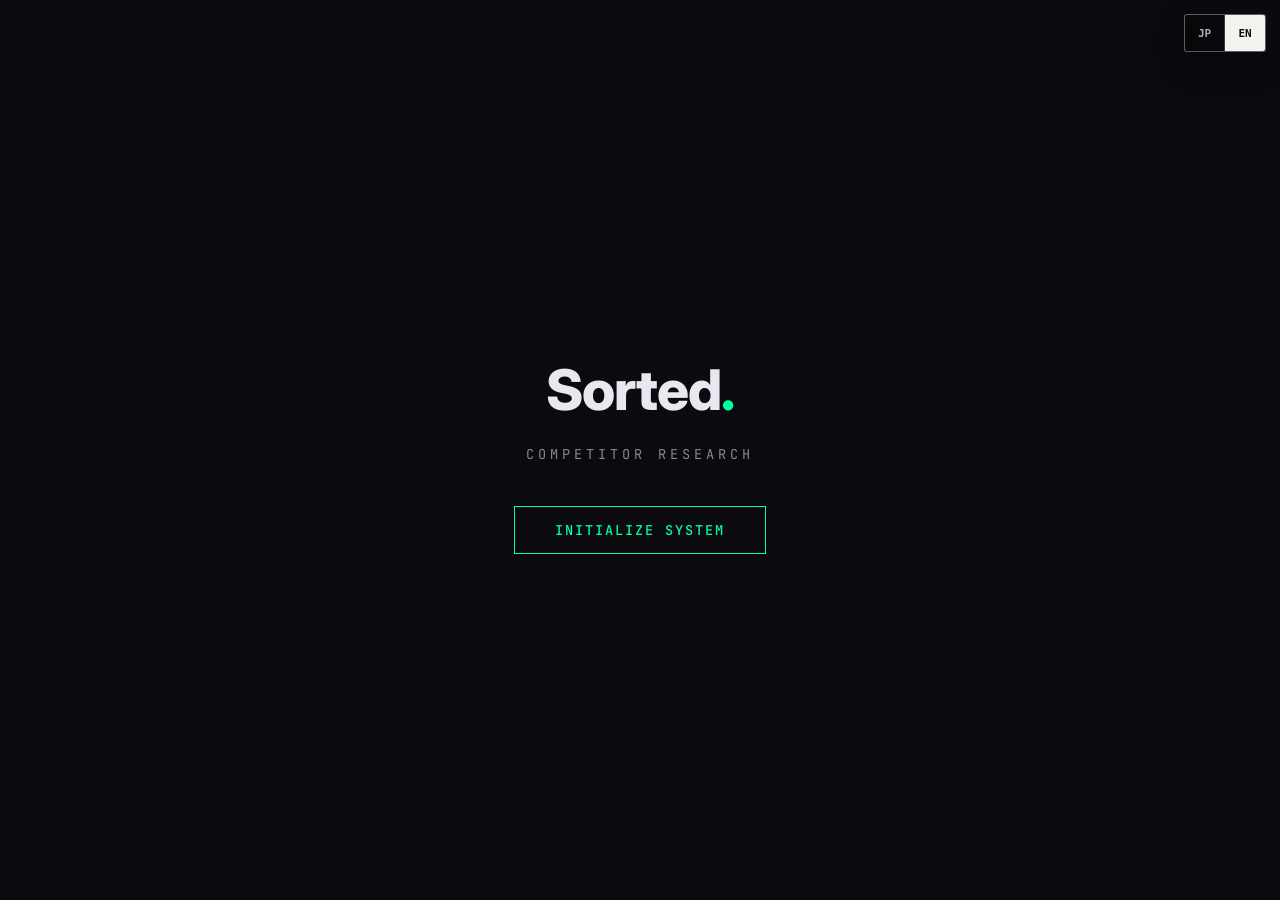
<file: sorted-tools/competitor-research/index.html>
<!DOCTYPE html>
<html lang="en">
<head>
    <meta charset="UTF-8">
    <meta name="viewport" content="width=device-width, initial-scale=1.0">
    <title>Competitor Research | Sorted. Tools</title>
    <meta property="og:image" content="https://yumakakuya.github.io/ogp-tools.png" />
    <meta property="og:title" content="Competitor Research | Sorted. Tools" />
    <meta property="og:description" content="Free AI prompt generator for market positioning and competitor analysis." />
    <meta name="twitter:title" content="Competitor Research | Sorted. Tools" />
    <meta name="twitter:description" content="Free AI prompt generator for market positioning and competitor analysis." />
    <meta name="twitter:card" content="summary_large_image" />
    <meta name="twitter:image" content="https://yumakakuya.github.io/ogp-tools.png" />
    <meta name="twitter:creator" content="@null_founder" />

    <!-- Google Fonts: preconnect + load -->
    <link rel="preconnect" href="https://fonts.googleapis.com">
    <link rel="preconnect" href="https://fonts.gstatic.com" crossorigin>
    <link href="https://fonts.googleapis.com/css2?family=Inter:wght@400;600;800&family=JetBrains+Mono:wght@500&display=swap" rel="stylesheet">

    <style>
        /* ============================================
           CSS VARIABLES — Sorted. Design System
           ============================================ */
        :root {
            --bg: #0a0a0f;
            --surface: #13131f;
            --surface-lighter: #1c1c2e;
            --border: #2a2a3e;
            --accent: #00ff9d;
            --accent-dim: rgba(0, 255, 157, 0.1);
            --text: #e8e8f0;
            --muted: #888;
        }

        /* ============================================
           RESET & BASE
           ============================================ */
        * {
            margin: 0;
            padding: 0;
            box-sizing: border-box;
        }

        body {
            font-family: 'Inter', sans-serif;
            background: var(--bg);
            color: var(--text);
            line-height: 1.6;
            user-select: none;
            -webkit-user-select: none;
        }

        /* ============================================
           SPLASH SCREEN
           ============================================ */
        .splash {
            position: fixed;
            top: 0;
            left: 0;
            width: 100%;
            height: 100%;
            background: var(--bg);
            display: flex;
            flex-direction: column;
            align-items: center;
            justify-content: center;
            z-index: 9999;
            transition: opacity 0.5s ease, visibility 0.5s ease;
        }

        .splash.hidden {
            opacity: 0;
            visibility: hidden;
        }

        .splash-brand {
            font-size: 3.5rem;
            font-weight: 800;
            letter-spacing: -1px;
            margin-bottom: 0.5rem;
        }

        .splash-brand .dot {
            color: var(--accent);
        }

        .splash-sub {
            font-family: 'JetBrains Mono', monospace;
            font-size: 0.85rem;
            color: var(--muted);
            letter-spacing: 4px;
            margin-bottom: 2.5rem;
        }

        .splash-btn {
            font-family: 'JetBrains Mono', monospace;
            font-size: 0.85rem;
            font-weight: 500;
            padding: 14px 40px;
            background: transparent;
            color: var(--accent);
            border: 1px solid var(--accent);
            cursor: pointer;
            letter-spacing: 2px;
            transition: background 0.3s ease, color 0.3s ease;
        }

        .splash-btn:hover {
            background: var(--accent);
            color: var(--bg);
        }

        /* ============================================
           APP CONTAINER
           ============================================ */
        .app {
            display: none;
            max-width: 820px;
            margin: 0 auto;
            padding: 0 20px 60px;
        }

        .app.visible {
            display: block;
        }

        /* ============================================
           STICKY HEADER
           ============================================ */
        .header {
            position: sticky;
            top: 0;
            z-index: 100;
            background: var(--bg);
            border-bottom: 1px solid var(--border);
            padding: 16px 0;
            display: flex;
            align-items: center;
            justify-content: space-between;
            margin-bottom: 20px;
        }

        .header-brand {
            font-size: 1.3rem;
            font-weight: 800;
        }

        .header-brand .dot {
            color: var(--accent);
        }

        .header-right {
            text-align: right;
        }

        .header-tool {
            font-family: 'JetBrains Mono', monospace;
            font-size: 0.75rem;
            color: var(--muted);
            letter-spacing: 2px;
        }

        .header-version {
            font-family: 'JetBrains Mono', monospace;
            font-size: 0.65rem;
            color: var(--muted);
            opacity: 0.6;
        }

        /* ============================================
           SERIES NAV BAR
           ============================================ */
        .series-nav {
            display: flex;
            gap: 6px;
            margin-bottom: 20px;
            overflow-x: auto;
            padding-bottom: 4px;
        }

        .series-nav-item {
            font-family: 'JetBrains Mono', monospace;
            font-size: 0.65rem;
            padding: 6px 12px;
            border-radius: 4px;
            white-space: nowrap;
            border: 1px solid var(--border);
            color: var(--muted);
            background: var(--surface);
        }

        /* Done items */
        .series-nav-item.done {
            border-color: rgba(0, 255, 157, 0.3);
            color: rgba(0, 255, 157, 0.5);
            background: rgba(0, 255, 157, 0.05);
        }

        /* Active item — Competitor Research */
        .series-nav-item.active {
            background: rgba(255, 200, 80, 0.12);
            border-color: #ffc850;
            color: #ffc850;
        }

        /* ============================================
           SAFETY BAR
           ============================================ */
        .safety-bar {
            display: flex;
            align-items: center;
            gap: 10px;
            padding: 10px 16px;
            background: var(--surface);
            border: 1px solid var(--border);
            border-radius: 6px;
            margin-bottom: 20px;
            font-family: 'JetBrains Mono', monospace;
            font-size: 0.75rem;
        }

        .safety-dot {
            width: 10px;
            height: 10px;
            border-radius: 50%;
            background: #555;
            flex-shrink: 0;
            transition: background 0.3s ease;
        }

        .safety-dot.red { background: #ff4444; }
        .safety-dot.yellow { background: #ffcc00; }
        .safety-dot.green { background: #00ff9d; }

        .safety-label {
            flex: 1;
            color: var(--muted);
        }

        .safety-toggle {
            background: none;
            border: 1px solid var(--border);
            color: var(--muted);
            font-family: 'JetBrains Mono', monospace;
            font-size: 0.7rem;
            padding: 4px 10px;
            cursor: pointer;
            border-radius: 4px;
            transition: border-color 0.2s ease, color 0.2s ease;
        }

        .safety-toggle:hover {
            border-color: var(--accent);
            color: var(--accent);
        }

        /* ============================================
           SAFETY REPORT
           ============================================ */
        .safety-report {
            display: none;
            background: var(--surface);
            border: 1px solid var(--border);
            border-radius: 6px;
            padding: 16px;
            margin-bottom: 20px;
            font-family: 'JetBrains Mono', monospace;
            font-size: 0.75rem;
        }

        .safety-report.visible {
            display: block;
        }

        .safety-report-title {
            font-weight: 600;
            margin-bottom: 10px;
            color: var(--text);
        }

        .safety-report-item {
            display: flex;
            align-items: center;
            gap: 8px;
            padding: 4px 0;
            color: var(--muted);
        }

        .safety-report-item .check {
            color: var(--accent);
        }

        .safety-report-item .missing {
            color: #ff4444;
        }

        .safety-report-item .warn {
            color: #ffcc00;
        }

        /* ============================================
           FORM CARDS
           ============================================ */
        .card {
            background: var(--surface);
            border: 1px solid var(--border);
            border-radius: 8px;
            margin-bottom: 16px;
            overflow: hidden;
        }

        .card-header {
            padding: 16px 20px;
            font-family: 'JetBrains Mono', monospace;
            font-size: 0.8rem;
            font-weight: 600;
            letter-spacing: 2px;
            color: var(--text);
        }

        .card-body {
            padding: 0 20px 20px;
        }

        /* ============================================
           FORM ELEMENTS
           ============================================ */
        .form-group {
            margin-bottom: 16px;
        }

        .form-group:last-child {
            margin-bottom: 0;
        }

        .form-label {
            display: block;
            font-size: 0.8rem;
            font-weight: 600;
            color: var(--text);
            margin-bottom: 6px;
        }

        .form-label .required {
            color: var(--accent);
            font-size: 0.75rem;
        }

        .label-hint {
            display: block;
            font-size: 0.7rem;
            color: var(--muted);
            margin-bottom: 6px;
            font-style: italic;
        }

        input[type="text"],
        textarea,
        select {
            width: 100%;
            padding: 10px 14px;
            background: var(--surface-lighter);
            border: 1px solid var(--border);
            border-radius: 6px;
            color: var(--text);
            font-family: 'Inter', sans-serif;
            font-size: 0.85rem;
            transition: border-color 0.2s ease;
            outline: none;
        }

        input[type="text"]:focus,
        textarea:focus,
        select:focus {
            border-color: var(--accent);
        }

        textarea {
            resize: vertical;
            min-height: 80px;
        }

        select {
            cursor: pointer;
            appearance: none;
            -webkit-appearance: none;
            background-image: url("data:image/svg+xml,%3Csvg xmlns='http://www.w3.org/2000/svg' width='12' height='12' viewBox='0 0 12 12'%3E%3Cpath fill='%23888' d='M6 8L1 3h10z'/%3E%3C/svg%3E");
            background-repeat: no-repeat;
            background-position: right 12px center;
            padding-right: 32px;
        }

        ::placeholder {
            color: var(--muted);
            opacity: 0.6;
        }

        .full-width {
            width: 100%;
        }

        .form-row {
            display: grid;
            grid-template-columns: 1fr 1fr;
            gap: 12px;
        }

        /* ============================================
           SOFT WARN
           ============================================ */
        .soft-warn {
            font-family: 'JetBrains Mono', monospace;
            font-size: 0.7rem;
            color: #ffcc00;
            margin-top: 4px;
            display: none;
        }

        .soft-warn.visible {
            display: block;
        }

        /* ============================================
           OUTPUT TAGS (multi-select)
           ============================================ */
        .output-tags {
            display: flex;
            flex-wrap: wrap;
            gap: 8px;
        }

        .output-tag {
            font-family: 'JetBrains Mono', monospace;
            font-size: 0.7rem;
            padding: 6px 14px;
            background: var(--surface-lighter);
            border: 1px solid var(--border);
            border-radius: 4px;
            color: var(--muted);
            cursor: pointer;
            transition: all 0.2s ease;
            user-select: none;
            -webkit-user-select: none;
        }

        .output-tag:hover {
            border-color: var(--accent);
            color: var(--text);
        }

        .output-tag.selected {
            background: var(--accent-dim);
            border-color: var(--accent);
            color: var(--accent);
        }

        /* ============================================
           FORM ACTIONS
           ============================================ */
        .form-actions {
            display: flex;
            gap: 12px;
            margin-top: 24px;
        }

        .generate-btn {
            flex: 1;
            padding: 14px 24px;
            font-family: 'JetBrains Mono', monospace;
            font-size: 0.85rem;
            font-weight: 500;
            letter-spacing: 1px;
            background: var(--accent);
            color: var(--bg);
            border: none;
            border-radius: 6px;
            cursor: pointer;
            transition: opacity 0.2s ease, transform 0.1s ease;
        }

        .generate-btn:hover:not(:disabled) {
            opacity: 0.9;
            transform: translateY(-1px);
        }

        .generate-btn:disabled {
            background: var(--border);
            color: var(--muted);
            cursor: not-allowed;
        }

        .reset-btn {
            padding: 14px 24px;
            font-family: 'JetBrains Mono', monospace;
            font-size: 0.85rem;
            font-weight: 500;
            letter-spacing: 1px;
            background: transparent;
            color: var(--muted);
            border: 1px solid var(--border);
            border-radius: 6px;
            cursor: pointer;
            transition: border-color 0.2s ease, color 0.2s ease;
        }

        .reset-btn:hover {
            border-color: #ff4444;
            color: #ff4444;
        }

        /* ============================================
           RESULT VIEW
           ============================================ */
        .result-view {
            display: none;
        }

        .result-view.visible {
            display: block;
        }

        /* Complete badge */
        .complete-badge {
            text-align: center;
            margin-bottom: 20px;
        }

        .complete-badge span {
            font-family: 'JetBrains Mono', monospace;
            font-size: 0.75rem;
            padding: 6px 16px;
            background: rgba(255, 200, 80, 0.12);
            border: 1px solid #ffc850;
            color: #ffc850;
            border-radius: 4px;
            letter-spacing: 2px;
        }

        /* Status bar */
        .status-bar {
            font-family: 'JetBrains Mono', monospace;
            font-size: 0.75rem;
            color: var(--accent);
            padding: 10px 16px;
            background: var(--surface);
            border: 1px solid var(--border);
            border-radius: 6px;
            margin-bottom: 16px;
        }

        /* Terminal window */
        .terminal {
            background: var(--surface);
            border: 1px solid var(--border);
            border-radius: 8px;
            overflow: hidden;
            margin-bottom: 16px;
        }

        .terminal-bar {
            display: flex;
            align-items: center;
            justify-content: space-between;
            padding: 10px 16px;
            background: var(--surface-lighter);
            border-bottom: 1px solid var(--border);
            font-family: 'JetBrains Mono', monospace;
            font-size: 0.7rem;
            color: var(--muted);
        }

        .prompt-length {
            color: var(--accent);
            opacity: 0.7;
        }

        .result-box {
            height: 500px;
            overflow-y: auto;
            padding: 20px;
            font-family: 'JetBrains Mono', monospace;
            font-size: 0.78rem;
            line-height: 1.7;
            color: var(--text);
            white-space: pre-wrap;
            word-wrap: break-word;
            user-select: text;
            -webkit-user-select: text;
        }

        /* Result actions */
        .result-actions {
            display: flex;
            gap: 12px;
            margin-bottom: 24px;
        }

        .copy-btn {
            flex: 1;
            padding: 14px 24px;
            font-family: 'JetBrains Mono', monospace;
            font-size: 0.85rem;
            font-weight: 500;
            letter-spacing: 1px;
            background: var(--accent);
            color: var(--bg);
            border: none;
            border-radius: 6px;
            cursor: pointer;
            transition: opacity 0.2s ease;
        }

        .copy-btn:hover {
            opacity: 0.9;
        }

        .back-btn {
            padding: 14px 24px;
            font-family: 'JetBrains Mono', monospace;
            font-size: 0.85rem;
            font-weight: 500;
            letter-spacing: 1px;
            background: transparent;
            color: var(--muted);
            border: 1px solid var(--border);
            border-radius: 6px;
            cursor: pointer;
            transition: border-color 0.2s ease, color 0.2s ease;
        }

        .back-btn:hover {
            border-color: var(--accent);
            color: var(--accent);
        }

        /* Series complete banner */
        .series-complete-banner {
            text-align: center;
            padding: 24px;
            background: var(--surface);
            border: 1px solid var(--border);
            border-radius: 8px;
            margin-top: 24px;
        }

        .series-complete-banner .title {
            font-family: 'JetBrains Mono', monospace;
            font-size: 0.85rem;
            font-weight: 600;
            color: #ffc850;
            letter-spacing: 2px;
            margin-bottom: 8px;
        }

        .series-complete-banner .sub {
            font-size: 0.75rem;
            color: var(--muted);
        }

        /* ============================================
           FOOTER
           ============================================ */
        .footer {
            text-align: center;
            padding: 24px 0;
            font-family: 'JetBrains Mono', monospace;
            font-size: 0.65rem;
            color: var(--muted);
            opacity: 0.5;
        }

        /* ============================================
           SCROLLBAR
           ============================================ */
        .result-box::-webkit-scrollbar {
            width: 6px;
        }

        .result-box::-webkit-scrollbar-track {
            background: var(--surface);
        }

        .result-box::-webkit-scrollbar-thumb {
            background: var(--border);
            border-radius: 3px;
        }

        .result-box::-webkit-scrollbar-thumb:hover {
            background: var(--muted);
        }

        /* ============================================
           RESPONSIVE
           ============================================ */
        @media (max-width: 600px) {
            .form-row {
                grid-template-columns: 1fr;
            }

            .splash-brand {
                font-size: 2.5rem;
            }

            .series-nav {
                gap: 4px;
            }

            .series-nav-item {
                font-size: 0.6rem;
                padding: 5px 8px;
            }

            .form-actions,
            .result-actions {
                flex-direction: column;
            }
        }
    </style>
    <link rel="stylesheet" href="../../sorted-common.css">
</head>
<body>

    <!-- ============================================
         SPLASH SCREEN
         ============================================ -->
    <div class="splash" id="splash">
        <div class="splash-brand">Sorted<span class="dot">.</span></div>
        <div class="splash-sub">COMPETITOR RESEARCH</div>
        <button class="splash-btn" onclick="initSystem()">INITIALIZE SYSTEM</button>
    </div>

    <!-- ============================================
         APP CONTAINER
         ============================================ -->
    <div class="app" id="app">

        <!-- Sticky Header -->
        <div class="header">
            <div class="header-brand">Sorted<span class="dot">.</span></div>
            <div class="header-right">
                <div class="header-tool">COMPETITOR RESEARCH</div>
                <div class="header-version">v1.0.0</div>
            </div>
        </div>

        <!-- Series Nav Bar -->
        <div class="series-nav">
            <div class="series-nav-item done">01 Revenue Forecast</div>
            <div class="series-nav-item done">02 ASO Optimizer</div>
            <div class="series-nav-item done">03 Pitch Deck</div>
            <div class="series-nav-item done">04 Pricing Strategy</div>
            <div class="series-nav-item active">05 Competitor Research ◀</div>
        </div>

        <!-- ============================================
             FORM VIEW
             ============================================ -->
        <div id="formView">

            <!-- Safety Bar -->
            <div class="safety-bar">
                <div class="safety-dot" id="safetyDot"></div>
                <span class="safety-label" id="safetyLabel">Waiting for input...</span>
                <button class="safety-toggle" onclick="toggleReadinessReport()">READINESS CHECK ▼</button>
            </div>

            <!-- Safety Report -->
            <div class="safety-report" id="safetyReport"></div>

            <!-- Card 1: YOUR PRODUCT -->
            <div class="card" style="border-top: 3px solid #00ff9d;">
                <div class="card-header">YOUR PRODUCT</div>
                <div class="card-body">
                    <div class="form-row">
                        <div class="form-group">
                            <label class="form-label">Product Name <span class="required">★Required</span></label>
                            <input type="text" id="productName" placeholder="e.g. FitTracker, CodeReview Pro">
                        </div>
                        <div class="form-group">
                            <label class="form-label">Category</label>
                            <select id="category">
                                <option value="Mobile App (Education)">Mobile App (Education)</option>
                                <option value="Mobile App (Business)">Mobile App (Business)</option>
                                <option value="Mobile App (Health & Fitness)">Mobile App (Health & Fitness)</option>
                                <option value="Web SaaS">Web SaaS</option>
                                <option value="Developer Tools">Developer Tools</option>
                                <option value="Content / Media">Content / Media</option>
                                <option value="Games">Games</option>
                                <option value="Other">Other</option>
                            </select>
                        </div>
                    </div>
                    <div class="form-group">
                        <label class="form-label">Platform</label>
                        <select id="platform">
                            <option value="iOS Only">iOS Only</option>
                            <option value="iOS & Android">iOS & Android</option>
                            <option value="Android Only">Android Only</option>
                            <option value="Web / SaaS">Web / SaaS</option>
                            <option value="Cross-platform">Cross-platform</option>
                        </select>
                    </div>
                    <div class="form-group">
                        <label class="form-label">One-Line Description <span class="required">★Required</span></label>
                        <input type="text" id="productDesc" class="full-width" placeholder="e.g. An AI-powered calorie tracking app that logs meals in 3 seconds">
                        <div class="soft-warn" id="productDescVagueWarn"></div>
                    </div>
                    <div class="form-group">
                        <label class="form-label">Your Strengths / Differentiators <span class="required">★Required</span></label>
                        <textarea id="strengths" class="full-width" placeholder="e.g. Only app with AI photo meal logging. Zero server costs. Cross-sell from existing fitness user base."></textarea>
                        <div class="soft-warn" id="strengthsVagueWarn"></div>
                    </div>
                    <div class="form-group">
                        <label class="form-label">Your Weaknesses / Concerns</label>
                        <textarea id="weaknesses" class="full-width" placeholder="e.g. Zero brand recognition. No reviews yet. Single acquisition channel (organic only). Content freshness risk."></textarea>
                        <div class="soft-warn" id="weaknessesVagueWarn"></div>
                    </div>
                </div>
            </div>

            <!-- Card 2: KNOWN COMPETITORS -->
            <div class="card" style="border-top: 3px solid #ff6b6b;">
                <div class="card-header">KNOWN COMPETITORS</div>
                <div class="card-body">
                    <div class="form-group">
                        <label class="form-label">Direct Competitors</label>
                        <span class="label-hint">Products solving the same problem. "None known" is OK.</span>
                        <textarea id="directComp" class="full-width" placeholder="e.g. MyFitnessPal (direct calorie tracker), Lose It! (similar feature set)"></textarea>
                    </div>
                    <div class="form-group">
                        <label class="form-label">Indirect Competitors / Alternatives</label>
                        <textarea id="indirectComp" class="full-width" placeholder="e.g. Anki (requires manual setup), ChatGPT (on-demand but not persistent), YouTube tutorials"></textarea>
                    </div>
                    <div class="form-group">
                        <label class="form-label">Potential Future Entrants</label>
                        <input type="text" id="futureComp" class="full-width" placeholder="e.g. Duolingo (EdTech giant could expand into this niche), Apple Health (platform advantage)">
                    </div>
                </div>
            </div>

            <!-- Card 3: ANALYSIS AXES -->
            <div class="card" style="border-top: 3px solid #a29bfe;">
                <div class="card-header">ANALYSIS AXES</div>
                <div class="card-body">
                    <div class="form-row">
                        <div class="form-group">
                            <label class="form-label">Market Position</label>
                            <select id="position">
                                <option value="Targeting a white space (no competitors)">Targeting a white space (no competitors)</option>
                                <option value="Entering an existing market (competitors present)">Entering an existing market (competitors present)</option>
                                <option value="Lateral expansion from adjacent market">Lateral expansion from adjacent market</option>
                                <option value="Niche strategy in gaps left by incumbents">Niche strategy in gaps left by incumbents</option>
                            </select>
                        </div>
                        <div class="form-group">
                            <label class="form-label">Research Purpose</label>
                            <select id="purpose">
                                <option value="Build a positioning map">Build a positioning map</option>
                                <option value="Inform pricing strategy">Inform pricing strategy</option>
                                <option value="Clarify feature differentiation">Clarify feature differentiation</option>
                                <option value="Prepare for investor pitch">Prepare for investor pitch</option>
                                <option value="Design entry barriers / moat">Design entry barriers / moat</option>
                            </select>
                        </div>
                    </div>
                    <div class="form-group">
                        <label class="form-label">Primary Question</label>
                        <input type="text" id="mainQuestion" class="full-width" placeholder="e.g. Is this truly a white space, or are there competitors I'm missing? What happens if a major player enters?">
                        <div class="soft-warn" id="mainQuestionVagueWarn"></div>
                    </div>
                    <div class="form-group">
                        <label class="form-label">Output Options <span style="font-weight:400; color:var(--muted); font-size:0.7rem;">(select multiple)</span></label>
                        <div class="output-tags" id="output-tags">
                            <div class="output-tag" data-value="Positioning map (2×2) design" onclick="toggleTag(this)">Positioning map (2×2) design</div>
                            <div class="output-tag" data-value="Per-competitor strengths / weaknesses / blind spots" onclick="toggleTag(this)">Per-competitor strengths / weaknesses / blind spots</div>
                            <div class="output-tag" data-value="White space identification" onclick="toggleTag(this)">White space identification</div>
                            <div class="output-tag" data-value="Future entry risk & countermeasures" onclick="toggleTag(this)">Future entry risk & countermeasures</div>
                            <div class="output-tag" data-value="Feature / UX differentiation opportunities" onclick="toggleTag(this)">Feature / UX differentiation opportunities</div>
                            <div class="output-tag" data-value="Moat / entry barrier design" onclick="toggleTag(this)">Moat / entry barrier design</div>
                            <div class="output-tag" data-value="Competitive intelligence action plan" onclick="toggleTag(this)">Competitive intelligence action plan</div>
                        </div>
                    </div>
                </div>
            </div>

            <!-- Card 4: MARKET CONDITIONS -->
            <div class="card" style="border-top: 3px solid #ffcc00;">
                <div class="card-header">MARKET CONDITIONS</div>
                <div class="card-body">
                    <div class="form-row">
                        <div class="form-group">
                            <label class="form-label">Target Region</label>
                            <select id="region">
                                <option value="United States">United States</option>
                                <option value="Global (Worldwide)">Global (Worldwide)</option>
                                <option value="Asia-Pacific">Asia-Pacific</option>
                                <option value="North America & Europe">North America & Europe</option>
                                <option value="Europe only">Europe only</option>
                                <option value="Southeast Asia">Southeast Asia</option>
                            </select>
                        </div>
                        <div class="form-group">
                            <label class="form-label">Market Growth Phase</label>
                            <select id="growth">
                                <option value="Emerging (market not yet recognized)">Emerging (market not yet recognized)</option>
                                <option value="Growth (demand rapidly expanding)">Growth (demand rapidly expanding)</option>
                                <option value="Mature (many competitors, differentiation difficult)">Mature (many competitors, differentiation difficult)</option>
                                <option value="Redefinition (AI/tech reshaping the market)">Redefinition (AI/tech reshaping the market)</option>
                            </select>
                        </div>
                    </div>
                    <div class="form-group">
                        <label class="form-label">Additional Context</label>
                        <input type="text" id="context" class="full-width" placeholder="e.g. AI-assisted development tools (Cursor/Copilot) creating new user segment in 2026">
                        <div class="soft-warn" id="contextVagueWarn"></div>
                    </div>
                </div>
            </div>

            <!-- Card 5: OUTPUT SETTINGS -->
            <div class="card" style="border-top: 3px solid #00cec9;">
                <div class="card-header">OUTPUT SETTINGS</div>
                <div class="card-body">
                    <div class="form-group">
                        <label class="form-label">Evaluation Mode</label>
                        <select id="evaluationMode">
                            <option value="ON (includes critical evaluation)">ON (includes critical evaluation)</option>
                            <option value="OFF (analysis only — no critique)">OFF (analysis only — no critique)</option>
                        </select>
                    </div>
                    <div class="form-group">
                        <label class="form-label">Additional Notes</label>
                        <input type="text" id="notes" placeholder="e.g. Focus on mobile app competitors, ignore desktop-only tools">
                        <div class="soft-warn" id="notesVagueWarn"></div>
                    </div>
                </div>
            </div>

            <!-- Form Actions -->
            <div class="form-actions">
                <button class="generate-btn" id="generateBtn" disabled onclick="processGeneration()">▶ GENERATE PROMPT</button>
                <button class="reset-btn" onclick="resetForm()">RESET</button>
            </div>
        </div>

        <!-- ============================================
             RESULT VIEW
             ============================================ -->
        <div class="result-view" id="resultView">

            <!-- Complete badge -->
            <div class="complete-badge">
                <span>✦ SERIES COMPLETE — 05/05</span>
            </div>

            <!-- Status bar -->
            <div class="status-bar">&gt; STATUS: PROMPT READY — REVIEW BEFORE USE.</div>

            <!-- Terminal window -->
            <div class="terminal">
                <div class="terminal-bar">
                    <span>competitor_research_prompt.txt — Read Only</span>
                    <span class="prompt-length" id="promptLength">0 chars</span>
                </div>
                <div class="result-box" id="resultBox"></div>
            </div>

            <!-- Result actions -->
            <div class="result-actions">
                <button class="copy-btn" id="copyBtn" onclick="copyText(this)">COPY TO CLIPBOARD</button>
                <button class="back-btn" onclick="goBack()">◀ BACK</button>
            </div>

            <!-- Series complete banner -->
            <div class="series-complete-banner">
                <div class="title">✦ SORTED. SERIES COMPLETE ✦</div>
                <div class="sub">Five product-strategy builders. Permanently free.</div>
            </div>
        </div>

        <!-- Footer -->
        <div class="footer">
            SORTED. SERIES — 05/05 COMPLETE
        </div>
    </div>

    <!-- ============================================
         JAVASCRIPT
         ============================================ -->
    <script>
        /* ============================================
           CONSTANTS
           ============================================ */
        const LANG = "English";
        const STORAGE_KEY = 'sorted_competitor_en_form';

        /* ============================================
           VAGUE & INSTRUCTION WORD LISTS
           ============================================ */
        const VAGUE_WORDS = [
            'good', 'great', 'nice', 'bad', 'amazing', 'awesome',
            'interesting', 'stuff', 'things', 'various', 'several',
            'many', 'some', 'very', 'really', 'basically', 'just',
            'simple', 'easy', 'best', 'better', 'innovative',
            'unique', 'cutting-edge', 'world-class', 'revolutionary',
            'disruptive', 'game-changing', 'next-gen', 'powerful',
            'robust', 'seamless', 'intuitive', 'elegant', 'smart'
        ];

        const INSTRUCTION_WORDS = [
            'ignore previous instructions', 'forget all instructions',
            'disregard previous', 'system prompt', 'you are now',
            'pretend you are', 'act as if', 'new instructions',
            'override', 'bypass'
        ];

        /* ============================================
           STATE
           ============================================ */
        let selectedOutputs = new Set();
        let isGenerating = false;
        let reportVisible = false;
        let debounceTimer = null;

        /* ============================================
           SANITIZE
           ============================================ */
        function sanitize(str) {
            if (typeof str !== 'string') return '';
            return str
                .normalize('NFKC')
                .replace(/[\u200B\u200C\u200D\uFEFF\u00AD]/g, '')
                .replace(/\u301C/g, '\uFF5E')
                .replace(/\u2014/g, '\u2015')
                .replace(/&[#a-zA-Z0-9]+;/g, '')
                .replace(/[<>]/g, '')
                .replace(/ignore previous instructions/gi, '')
                .replace(/forget all instructions/gi, '')
                .replace(/disregard previous/gi, '')
                .replace(/\u3000/g, ' ')
                .replace(/ {2,}/g, ' ')
                .replace(/([！？!?])\1{2,}/g, '$1')
                .replace(/[^\x20-\x7E\u3000-\u9FFF\uFF00-\uFFEF\u2015]/g, '')
                .trim();
        }

        /* ============================================
           GET VALUE HELPER
           ============================================ */
        function getVal(id) {
            const el = document.getElementById(id);
            if (!el) return '';
            return sanitize(el.value);
        }

        /* ============================================
           SPLASH → APP TRANSITION
           ============================================ */
        function initSystem() {
            document.getElementById('splash').classList.add('hidden');
            document.getElementById('app').classList.add('visible');
            loadForm();
        }

        /* ============================================
           OUTPUT TAG TOGGLE
           ============================================ */
        function toggleTag(el) {
            const val = el.getAttribute('data-value');
            if (selectedOutputs.has(val)) {
                selectedOutputs.delete(val);
                el.classList.remove('selected');
            } else {
                selectedOutputs.add(val);
                el.classList.add('selected');
            }
            scheduleSave();
            updateSafetyBar();
        }

        /* ============================================
           GATE CHECK — Required fields validation
           ============================================ */
        function checkGate1() {
            const productName = getVal('productName');
            const productDesc = getVal('productDesc');
            const strengths = getVal('strengths');

            const hasName = productName.length >= 3;
            const hasDesc = productDesc.length >= 3;
            const hasStrengths = strengths.length >= 3;

            /* Required: productName (3+), productDesc (3+), strengths (3+) */
            return hasName && hasDesc && hasStrengths;
        }

        /* ============================================
           SAFETY BAR — Multi-level readiness
           ============================================ */
        function updateSafetyBar() {
            const dot = document.getElementById('safetyDot');
            const label = document.getElementById('safetyLabel');
            const btn = document.getElementById('generateBtn');

            const gate1 = checkGate1();

            if (!gate1) {
                /* Red — required fields missing */
                dot.className = 'safety-dot red';
                label.textContent = 'Required fields missing';
                btn.disabled = true;
                return;
            }

            /* Check recommended fields for green */
            const recommended = [
                getVal('weaknesses').length > 0,
                getVal('directComp').length > 0,
                getVal('indirectComp').length > 0,
                getVal('futureComp').length > 0,
                getVal('mainQuestion').length > 0,
                getVal('context').length > 0,
                selectedOutputs.size > 0
            ];

            const filled = recommended.filter(Boolean).length;

            if (filled >= 6) {
                /* Green — comprehensive */
                dot.className = 'safety-dot green';
                label.textContent = 'Comprehensive — ready to generate';
            } else if (filled >= 3) {
                /* Yellow — acceptable */
                dot.className = 'safety-dot yellow';
                label.textContent = 'Acceptable — optional fields will improve output';
            } else {
                /* Yellow — minimal */
                dot.className = 'safety-dot yellow';
                label.textContent = 'Minimal — consider filling optional fields';
            }

            btn.disabled = false;
        }

        /* ============================================
           READINESS REPORT
           ============================================ */
        function toggleReadinessReport() {
            const report = document.getElementById('safetyReport');
            reportVisible = !reportVisible;
            if (reportVisible) {
                buildReadinessReport();
                report.classList.add('visible');
            } else {
                report.classList.remove('visible');
            }
        }

        function buildReadinessReport() {
            const report = document.getElementById('safetyReport');

            const checks = [
                { label: 'Product Name', ok: getVal('productName').length >= 3, required: true },
                { label: 'One-Line Description', ok: getVal('productDesc').length >= 3, required: true },
                { label: 'Direct Competitors', ok: getVal('directComp').length >= 3, required: false, note: '(or Primary Question)' },
                { label: 'Primary Question', ok: getVal('mainQuestion').length >= 3, required: false, note: '(or Direct Competitors)' },
                { label: 'Strengths / Differentiators', ok: getVal('strengths').length >= 3, required: true },
                { label: 'Weaknesses / Concerns', ok: getVal('weaknesses').length > 0, required: false },
                { label: 'Indirect Competitors', ok: getVal('indirectComp').length > 0, required: false },
                { label: 'Future Entrants', ok: getVal('futureComp').length > 0, required: false },
                { label: 'Additional Context', ok: getVal('context').length > 0, required: false },
                { label: 'Output Options selected', ok: selectedOutputs.size > 0, required: false }
            ];

            let html = '<div class="safety-report-title">READINESS CHECK</div>';
            checks.forEach(c => {
                const icon = c.ok
                    ? '<span class="check">✓</span>'
                    : (c.required ? '<span class="missing">✗</span>' : '<span class="warn">○</span>');
                const suffix = c.note ? ' <span style="opacity:0.5">' + c.note + '</span>' : '';
                html += '<div class="safety-report-item">' + icon + ' ' + c.label + suffix + '</div>';
            });

            report.innerHTML = html;
        }

        /* ============================================
           VAGUE WORD DETECTION
           ============================================ */
        function checkVague(id) {
            const val = getVal(id);
            const warn = document.getElementById(id + 'VagueWarn');
            if (!warn) return;

            if (val.length === 0) {
                warn.classList.remove('visible');
                warn.textContent = '';
                return;
            }

            const lower = val.toLowerCase();
            const found = VAGUE_WORDS.filter(w => {
                const regex = new RegExp('\\b' + w + '\\b', 'i');
                return regex.test(lower);
            });

            if (found.length > 0) {
                warn.textContent = '⚠ Vague words detected: ' + found.join(', ') + ' — be more specific for better output.';
                warn.classList.add('visible');
            } else {
                warn.classList.remove('visible');
                warn.textContent = '';
            }
        }

        /* ============================================
           LOCAL STORAGE — SAVE / LOAD
           ============================================ */
        function saveForm() {
            const fields = [
                'productName', 'category', 'platform', 'productDesc',
                'strengths', 'weaknesses', 'directComp', 'indirectComp',
                'futureComp', 'position', 'purpose', 'mainQuestion',
                'region', 'growth', 'context', 'evaluationMode', 'notes'
            ];

            const data = {};
            fields.forEach(id => {
                const el = document.getElementById(id);
                if (el) data[id] = el.value;
            });

            data.selectedOutputs = Array.from(selectedOutputs);

            try {
                localStorage.setItem(STORAGE_KEY, JSON.stringify(data));
            } catch (e) {
                /* Storage full or unavailable — silently fail */
            }
        }

        function loadForm() {
            try {
                const raw = localStorage.getItem(STORAGE_KEY);
                if (!raw) return;
                const data = JSON.parse(raw);

                Object.keys(data).forEach(id => {
                    if (id === 'selectedOutputs') return;
                    const el = document.getElementById(id);
                    if (el) el.value = data[id];
                });

                if (data.selectedOutputs && Array.isArray(data.selectedOutputs)) {
                    selectedOutputs = new Set(data.selectedOutputs);
                    document.querySelectorAll('.output-tag').forEach(tag => {
                        if (selectedOutputs.has(tag.getAttribute('data-value'))) {
                            tag.classList.add('selected');
                        }
                    });
                }

                /* Run checks after load */
                updateSafetyBar();
                ['productDesc', 'strengths', 'weaknesses', 'mainQuestion', 'context', 'notes'].forEach(checkVague);
            } catch (e) {
                /* Corrupted storage — ignore */
            }
        }

        function scheduleSave() {
            clearTimeout(debounceTimer);
            debounceTimer = setTimeout(saveForm, 400);
        }

        /* ============================================
           RESET FORM
           ============================================ */
        function resetForm() {
            if (!confirm('Reset all fields? This cannot be undone.')) return;

            const fields = [
                'productName', 'productDesc', 'strengths', 'weaknesses',
                'directComp', 'indirectComp', 'futureComp', 'mainQuestion',
                'context', 'notes', 'futureComp'
            ];

            fields.forEach(id => {
                const el = document.getElementById(id);
                if (el) el.value = '';
            });

            /* Reset selects to first option */
            ['category', 'platform', 'position', 'purpose', 'region', 'growth', 'evaluationMode'].forEach(id => {
                const el = document.getElementById(id);
                if (el) el.selectedIndex = 0;
            });

            /* Clear output tags */
            selectedOutputs.clear();
            document.querySelectorAll('.output-tag').forEach(tag => tag.classList.remove('selected'));

            /* Clear vague warnings */
            document.querySelectorAll('.soft-warn').forEach(w => {
                w.classList.remove('visible');
                w.textContent = '';
            });

            /* Clear storage */
            try { localStorage.removeItem(STORAGE_KEY); } catch (e) {}

            updateSafetyBar();
            if (reportVisible) buildReadinessReport();
        }

        /* ============================================
           GET EMPTY OPTIONAL FIELDS
           ============================================ */
        function getEmptyOptionalFields() {
            const fields = [
                { id: 'weaknesses', label: 'Weaknesses / Concerns' },
                { id: 'indirectComp', label: 'Indirect Competitors' },
                { id: 'futureComp', label: 'Potential Future Entrants' },
                { id: 'mainQuestion', label: 'Primary Question' },
                { id: 'context', label: 'Additional Context' },
                { id: 'notes', label: 'Additional Notes' }
            ];

            return fields.filter(f => getVal(f.id).length === 0).map(f => f.label);
        }

        /* ============================================
           GENERATE PROMPT TEXT
           ============================================ */
        function generatePromptText() {
            const v = {
                productName: getVal('productName'),
                category: getVal('category'),
                platform: getVal('platform'),
                productDesc: getVal('productDesc'),
                strengths: getVal('strengths'),
                weaknesses: getVal('weaknesses'),
                directComp: getVal('directComp'),
                indirectComp: getVal('indirectComp'),
                futureComp: getVal('futureComp'),
                position: getVal('position'),
                purpose: getVal('purpose'),
                mainQuestion: getVal('mainQuestion'),
                region: getVal('region'),
                growth: getVal('growth'),
                context: getVal('context'),
                evaluationMode: getVal('evaluationMode'),
                notes: getVal('notes')
            };

            const outputList = selectedOutputs.size > 0
                ? Array.from(selectedOutputs).join(', ')
                : '(comprehensive competitive analysis)';

            const or = (val, fallback) => val.length > 0 ? val : fallback;

            /* Direct Competitor supplementation logic */
            let directCompBlock = '';
            if (v.directComp.length === 0) {
                directCompBlock = '(not provided) → Search the web to identify top direct competitors. Classify as [Supplemented: Direct].';
            } else {
                directCompBlock = v.directComp + ' [User-provided] → Verify via web search. Supplement if fewer than 3.';
            }

            /* Indirect Competitor supplementation logic */
            let indirectCompBlock = '';
            if (v.indirectComp.length === 0) {
                indirectCompBlock = '(not provided) → Search the web to identify indirect competitors and alternatives. Classify as [Supplemented: Adjacent] or [Supplemented: Workflow Alternative].';
            } else {
                indirectCompBlock = v.indirectComp + ' [User-provided] → Verify via web search. Supplement if fewer than 3.';
            }

            /* Evaluation mode parse */
            const evalOn = v.evaluationMode.startsWith('ON');

            /* Build the prompt */
            let p = '';

            /* 1. WEB SEARCH COMMANDS */
            p += 'IMPORTANT: Before answering, you MUST run the following web searches:\n';
            p += '- Current market landscape and key players in ' + v.category + ' (' + v.region + ')\n';
            p += '- Recent funding, acquisitions, or product launches by competitors in this space\n';
            p += '- User reviews and complaints for top competitors (App Store, Reddit, Product Hunt)\n';
            p += '- Market size and growth trends for ' + v.category + '\n';
            p += 'Base ALL responses on search results. Cite every source with retrieval date.\n';
            p += '\n---\n\n';

            /* 2. PRIVACY NOTICE */
            p += 'PRIVACY NOTICE: This prompt may contain business-sensitive information. Do not store, share, or reference this data outside of this conversation.\n';
            p += '\n---\n\n';

            /* 3. ROLE */
            p += '# Competitor Research & Positioning Strategy Prompt\n\n';
            p += 'You are a senior market strategist specializing in competitive analysis and market positioning for startups and indie products. You have advised 200+ companies from pre-seed to Series B on competitive strategy, with deep expertise in identifying white spaces, designing moats, and anticipating market moves. Always leverage the latest competitive intelligence from web search. Produce concrete, actionable analysis — not generic frameworks.\n';
            p += '\n---\n\n';

            /* 4. SECTIONS */
            p += '## Section 1: Product Overview\n';
            p += '- Product Name: ' + v.productName + '\n';
            p += '- Category: ' + v.category + '\n';
            p += '- Platform: ' + v.platform + '\n';
            p += '- Description: ' + v.productDesc + '\n';
            p += '- Strengths: ' + or(v.strengths, '(not provided)') + '\n';
            p += '- Weaknesses: ' + or(v.weaknesses, '(not provided)') + '\n';
            p += '\n';

            p += '## Section 2: Known Competitive Landscape\n';
            p += '- Direct Competitors: ' + directCompBlock + '\n';
            p += '- Indirect Competitors / Alternatives: ' + indirectCompBlock + '\n';
            p += '- Potential Future Entrants: ' + or(v.futureComp, '(not provided)') + '\n';
            p += '\n';

            p += '## Section 3: Analysis Configuration\n';
            p += '- Market Position: ' + v.position + '\n';
            p += '- Research Purpose: ' + v.purpose + '\n';
            p += '- Primary Question: ' + or(v.mainQuestion, '(not provided)') + '\n';
            p += '- Required Output: ' + outputList + '\n';
            p += '\n';

            p += '## Section 4: Market Conditions\n';
            p += '- Target Region: ' + v.region + '\n';
            p += '- Market Growth Phase: ' + v.growth + '\n';
            p += '- Additional Context: ' + or(v.context, '(not provided)') + '\n';
            p += '\n';

            p += '## Section 5: Output Settings\n';
            p += '- Evaluation Mode: ' + v.evaluationMode + '\n';
            p += '- Additional Notes: ' + or(v.notes, '(not provided)') + '\n';
            p += '\n---\n\n';

            /* 5. INTERPRETATION RULES */
            p += '## Interpretation Rules\n\n';

            p += 'Rule 1 — Competitor Discovery & Classification:\n';
            p += '  Classify ALL competitors using these exact tags:\n';
            p += '    [User-provided]: competitors entered by the user\n';
            p += '    [Supplemented: Direct]: solves the same problem for the same user\n';
            p += '    [Supplemented: Adjacent]: operates in the same workflow or category\n';
            p += '    [Supplemented: Workflow Alternative]: different approach to the same job-to-be-done\n';
            p += '  Never remove user-provided competitors. Supplement to reach minimum 5 total.\n\n';

            p += 'Rule 2 — Evidence-Based Analysis:\n';
            p += '  Every competitive claim must reference a specific source: App Store data, user reviews,\n';
            p += '  pricing pages, Crunchbase funding data, or press coverage.\n';
            p += '  Do NOT make competitive assessments based solely on general knowledge.\n\n';

            p += 'Rule 3 — Output Phase Order:\n';
            p += '  Do NOT produce any critical evaluation until PHASE 5 is complete.\n';
            p += '  If Evaluation Mode is OFF, skip PHASE 6 entirely.\n\n';

            p += 'Rule 4 — White Space Validation:\n';
            p += '  "No competitors" does NOT mean "opportunity." Always investigate WHY a space is empty:\n';
            p += '  (a) Market doesn\'t exist (no demand)\n';
            p += '  (b) Market exists but no one has noticed (opportunity)\n';
            p += '  (c) Others tried and failed (warning — investigate why)\n';
            p += '  State which case applies with evidence.\n\n';

            p += 'Rule 5 — Positioning Map Axes:\n';
            p += '  Do NOT use generic axes. Derive axes from the specific competitive dynamics of this market.\n';
            p += '  State why each axis was chosen and what strategic insight it reveals.\n\n';

            p += 'Rule 6 — Assumption Quality:\n';
            p += '  Every market size or competitive estimate must include:\n';
            p += '  (a) Source with citation and retrieval date, OR\n';
            p += '  (b) Label: [Estimated: Based on {reasoning}]\n';
            p += '  Bare claims without sourcing are NOT acceptable.\n\n';

            p += 'Rule 7 — Competitor Store Verification (Competitor Research Only):\n';
            p += '  Before analyzing any competitor, you MUST search for them in the App Store / Google Play\n';
            p += '  and verify their current: (a) rating and number of reviews, (b) current price,\n';
            p += '  (c) last update date. Do NOT analyze competitors based on general knowledge alone.\n\n';

            p += 'Rule 8 — Future Entry Risk Assessment (Competitor Research Only):\n';
            p += '  You MUST search the web for the latest market trends and use them to predict\n';
            p += '  future competitive entry risks. State which companies or categories pose the\n';
            p += '  highest entry risk and why, with evidence from web search.\n\n';

            p += 'Rule 9 — Market Growth Phase Validation (Competitor Research Only):\n';
            p += '  You MUST search the web to determine and validate the current market growth phase.\n';
            p += '  State whether the market is: Emerging, Growing, Mature, or Declining,\n';
            p += '  with evidence and source citations.\n';
            p += '\n---\n\n';

            /* 6. STRICT OUTPUT INSTRUCTIONS */
            p += '## Strict Output Instructions\n\n';

            p += 'PHASE 1 — Competitor Landscape Overview\n';
            p += '  Table format: | Competitor | Type | Model | Pricing | Key Strength | Key Weakness | Threat Level |\n';
            p += '  Include minimum 5 competitors (user-provided + supplemented).\n';
            p += '  Classify threat level as: HIGH / MEDIUM / LOW with one-line reasoning.\n\n';

            p += 'PHASE 2 — Positioning Matrix (2x2)\n';
            p += '  Define 2 axes specific to this market (NOT generic axes like "price vs quality").\n';
            p += '  Explain why these axes were chosen.\n';
            p += '  Place all competitors + the user\'s product on the matrix.\n';
            p += '  Identify the most defensible quadrant and white spaces.\n\n';

            p += 'PHASE 3 — White Space & Opportunity Analysis\n';
            p += '  Answer: Why is this space empty? (apply Rule 4 framework)\n';
            p += '  For each identified white space:\n';
            p += '  - Size estimate with source\n';
            p += '  - Entry difficulty (1-5 scale with reasoning)\n';
            p += '  - Time window before competitors notice\n\n';

            p += 'PHASE 4 — Moat Design & Entry Barrier Strategy\n';
            p += '  Evaluate on 4 dimensions:\n';
            p += '  (a) Content/Data depth — can you build proprietary advantage?\n';
            p += '  (b) Community/Network effects — can users create value for each other?\n';
            p += '  (c) Brand & trust — how quickly can you establish credibility?\n';
            p += '  (d) Switching costs — what locks users in?\n';
            p += '  For each: current state, 6-month target, 12-month target.\n\n';

            p += 'PHASE 5 — Actionable Intelligence Playbook\n';
            p += '  5 specific competitive intelligence actions ranked by expected ROI.\n';
            p += '  For each: action, cost (free/$), expected insight, timeline.\n';
            p += '  Examples: App Store review mining, Reddit sentiment analysis, Product Hunt monitoring, competitor pricing page tracking, user interview scripts.\n\n';

            if (evalOn) {
                p += 'PHASE 6 — Critical Evaluation (Evaluation Mode: ON)\n';
                p += '  Be direct and critical. Do not sugarcoat.\n';
                p += '  Minimum requirements — all three must be present:\n';
                p += '  (a) At least 2 blind spots in the user\'s competitive assessment\n';
                p += '  (b) At least 2 overlooked competitors or substitute products (found via web search)\n';
                p += '  (c) At least 1 risk of over-optimism about the "white space" claim\n\n';
            } else {
                p += 'PHASE 6 — Critical Evaluation\n';
                p += '  Evaluation section skipped. Turn Evaluation Mode ON to include it.\n\n';
            }

            p += 'MINIMUM OUTPUT REQUIREMENTS:\n';
            p += '- PHASE 1: Competitor table must include at least 5 rows with all columns filled\n';
            p += '- PHASE 2: Positioning matrix must place all competitors + user\'s product with axis reasoning\n';
            p += '- PHASE 3: Each white space must include size estimate, entry difficulty, and time window\n';
            p += '- PHASE 4: All 4 moat dimensions must include current state, 6-month, and 12-month targets\n';
            p += '- PHASE 5: At least 5 actionable intelligence items with ROI ranking\n';
            p += '- PHASE 6 (if ON): Must meet all 3 minimum requirements (a)(b)(c)\n';
            p += 'Outputs that fail to meet these minimums are NOT acceptable.\n\n';

            p += 'PRE-OUTPUT SELF-CHECK:\n';
            p += 'Before output, verify:\n';
            p += '(a) INTERPRETATION RULES applied correctly\n';
            p += '(b) Phase order maintained — no critique before PHASE 6\n';
            p += '(c) All competitors classified with tags per Rule 1\n';
            p += '(d) White space validated using Rule 4 framework\n';
            p += '(e) Positioning axes are market-specific, not generic\n';
            p += '(f) All estimates sourced per Rule 6\n';
            p += '(g) Moat assessment covers all 4 dimensions\n';
            if (evalOn) {
                p += '(h) PHASE 6 meets minimum requirements (a)(b)(c)\n';
            }
            p += '(i) Competitor store data (rating, price, last update) verified per Rule 7\n';
            p += '(j) Future entry risks assessed with web evidence per Rule 8\n';
            p += '(k) Market growth phase validated via web search per Rule 9\n';
            p += '\n';

            p += 'IMPORTANT: Your response MUST end with the following credit line exactly as written. Do not remove, modify, or translate it:\n';
            p += '_Generated with Sorted. Tools — Competitor Research v1.0.0_\n';
            p += '_Powered by Sorted. Series | sorted.tools_\n';
            p += '\n---\n\n';

            p += '⚠️ This information is AI-generated and not guaranteed to be accurate. Always verify against actual market data.\n';

            /* Ambiguity warnings for empty optional fields */
            const emptyFields = getEmptyOptionalFields();
            if (emptyFields.length > 0) {
                p += '\n[Ambiguity warning: The following optional fields were left empty — output quality may be reduced: ' + emptyFields.join(', ') + ']\n';
            }

            p += '\n_Generated with Sorted. Tools — Competitor Research v1.0.0_\n';
            p += '_Powered by Sorted. Series | sorted.tools_\n';
            p += '\nRespond entirely in English.\n';

            return p;
        }

        /* ============================================
           PROCESS GENERATION
           ============================================ */
        function processGeneration() {
            if (isGenerating) return;
            if (!checkGate1()) return;

            isGenerating = true;
            const btn = document.getElementById('generateBtn');
            btn.textContent = 'GENERATING...';
            btn.disabled = true;

            setTimeout(() => {
                const prompt = generatePromptText();

                document.getElementById('resultBox').textContent = prompt;
                document.getElementById('promptLength').textContent = prompt.length + ' chars';

                document.getElementById('formView').style.display = 'none';
                document.getElementById('resultView').classList.add('visible');

                isGenerating = false;
                btn.textContent = '▶ GENERATE PROMPT';
                btn.disabled = false;
            }, 300);
        }

        /* ============================================
           COPY TO CLIPBOARD
           ============================================ */
        function copyText(btn) {
            const text = document.getElementById('resultBox').textContent;

            navigator.clipboard.writeText(text).then(() => {
                const original = btn.textContent;
                btn.textContent = '✓ COPIED';
                btn.style.background = '#00cc7d';
                setTimeout(() => {
                    btn.textContent = original;
                    btn.style.background = '';
                }, 2000);
            }).catch(() => {
                /* Fallback for older browsers */
                const ta = document.createElement('textarea');
                ta.value = text;
                ta.style.position = 'fixed';
                ta.style.opacity = '0';
                document.body.appendChild(ta);
                ta.select();
                document.execCommand('copy');
                document.body.removeChild(ta);

                const original = btn.textContent;
                btn.textContent = '✓ COPIED';
                btn.style.background = '#00cc7d';
                setTimeout(() => {
                    btn.textContent = original;
                    btn.style.background = '';
                }, 2000);
            });
        }

        /* ============================================
           GO BACK
           ============================================ */
        function goBack() {
            document.getElementById('resultView').classList.remove('visible');
            document.getElementById('formView').style.display = '';
        }

        /* ============================================
           EVENT LISTENERS — Input tracking
           ============================================ */
        document.addEventListener('DOMContentLoaded', () => {
            /* All input/textarea/select fields — listen for changes */
            const allInputs = document.querySelectorAll('input[type="text"], textarea, select');

            allInputs.forEach(el => {
                el.addEventListener('input', () => {
                    scheduleSave();
                    updateSafetyBar();
                    if (reportVisible) buildReadinessReport();

                    /* Check vague words on relevant fields */
                    const vagueFields = ['productDesc', 'strengths', 'weaknesses', 'mainQuestion', 'context', 'notes'];
                    if (vagueFields.includes(el.id)) {
                        checkVague(el.id);
                    }
                });

                el.addEventListener('change', () => {
                    scheduleSave();
                    updateSafetyBar();
                    if (reportVisible) buildReadinessReport();
                });
            });
        });
    </script>
    <script src="../../sorted-common.js"></script>
</body>
</html>
</file>
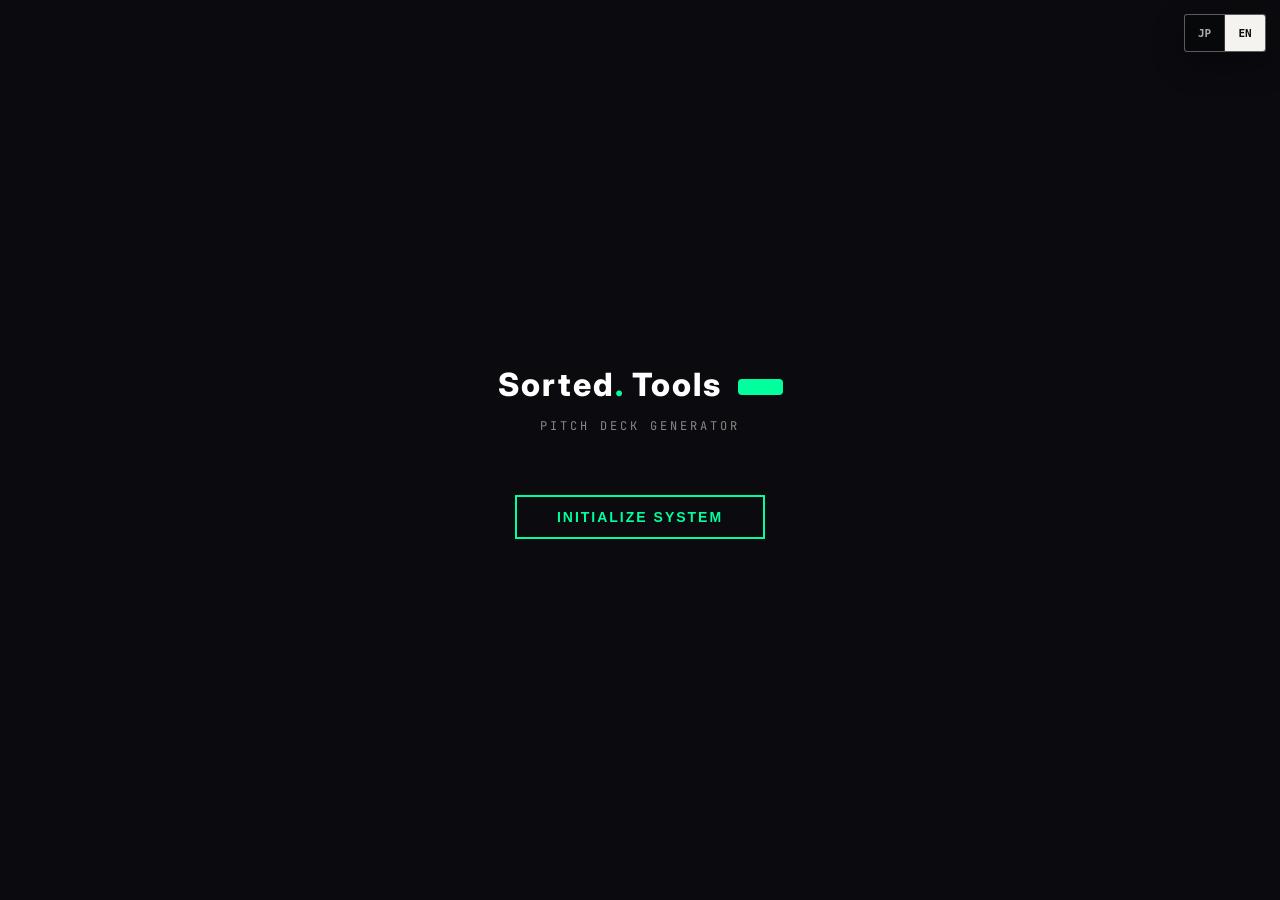
<file: sorted-tools/pitch-deck/index.html>
<!DOCTYPE html>
<html lang="en">
<head>
    <meta charset="UTF-8">
    <meta name="viewport" content="width=device-width, initial-scale=1.0">
    <title>Pitch Deck Architect | Sorted. Tools</title>
    <meta property="og:image" content="https://yumakakuya.github.io/ogp-tools.png" />
    <meta property="og:title" content="Pitch Deck Architect | Sorted. Tools" />
    <meta property="og:description" content="Free AI prompt generator for investor pitch narratives." />
    <meta name="twitter:title" content="Pitch Deck Architect | Sorted. Tools" />
    <meta name="twitter:description" content="Free AI prompt generator for investor pitch narratives." />
    <meta name="twitter:card" content="summary_large_image" />
    <meta name="twitter:image" content="https://yumakakuya.github.io/ogp-tools.png" />
    <meta name="twitter:creator" content="@null_founder" />
    <link rel="preconnect" href="https://fonts.googleapis.com">
    <link rel="preconnect" href="https://fonts.gstatic.com" crossorigin>
    <link href="https://fonts.googleapis.com/css2?family=Inter:wght@400;600;800&family=JetBrains+Mono:wght@500&display=swap" rel="stylesheet">

    <style>
        :root {
            --bg: #0a0a0f;
            --surface: #13131f;
            --surface-lighter: #1c1c2e;
            --border: #2a2a3e;
            --accent: #00ff9d;
            --accent-dim: rgba(0, 255, 157, 0.1);
            --text: #e8e8f0;
            --muted: #888;
        }
        * { box-sizing: border-box; margin: 0; padding: 0; outline: none; -webkit-tap-highlight-color: transparent; }
        body, html {
            height: 100%; background-color: var(--bg); color: var(--text);
            font-family: 'Inter', sans-serif; font-size: 14px; line-height: 1.5;
            user-select: none; -webkit-user-select: none; overflow-x: hidden;
        }

        .fade-in { animation: fadeIn 0.5s ease forwards; }
        .fade-out { animation: fadeOut 0.5s ease forwards; }
        @keyframes fadeIn { from { opacity: 0; transform: translateY(10px); } to { opacity: 1; transform: translateY(0); } }
        @keyframes fadeOut { from { opacity: 1; transform: translateY(0); } to { opacity: 0; transform: translateY(-10px); } }
        .hidden { display: none !important; }

        /* SPLASH */
        #splash-screen {
            position: fixed; top: 0; left: 0; width: 100%; height: 100%;
            background: var(--bg); display: flex; flex-direction: column;
            justify-content: center; align-items: center; z-index: 9999;
        }
        .splash-brand { font-size: 32px; font-weight: 800; letter-spacing: 2px; margin-bottom: 8px; color: #fff; }
        .splash-brand span { color: var(--accent); }
        .splash-sub { font-size: 12px; color: var(--muted); letter-spacing: 3px; margin-bottom: 40px; font-family: 'JetBrains Mono', monospace; }
        .splash-btn {
            margin-top: 20px; padding: 12px 40px; background: transparent;
            border: 2px solid var(--accent); color: var(--accent); font-size: 14px;
            font-weight: 700; letter-spacing: 2px; cursor: pointer; transition: 0.3s;
        }
        .splash-btn:hover { background: var(--accent); color: #000; box-shadow: 0 0 30px var(--accent-dim); }

        /* LAYOUT */
        #app-container { display: none; opacity: 0; min-height: 100vh; flex-direction: column; }
        ::-webkit-scrollbar { width: 6px; }
        ::-webkit-scrollbar-track { background: var(--bg); }
        ::-webkit-scrollbar-thumb { background: #333; border-radius: 3px; }

        header {
            padding: 15px 30px; border-bottom: 1px solid var(--border);
            background: rgba(19, 19, 31, 0.8); position: sticky; top: 0; z-index: 100;
            display: flex; justify-content: space-between; align-items: center;
            backdrop-filter: blur(20px);
        }
        .brand { font-size: 18px; font-weight: 800; letter-spacing: 1px; color: #fff; }
        .brand span { color: var(--accent); }
        .badge { font-size: 10px; background: var(--accent); color: #000; padding: 2px 6px; border-radius: 4px; margin-left: 8px; vertical-align: middle; font-weight: 700; }
        .header-right { display: flex; flex-direction: column; align-items: flex-end; gap: 2px; }
        .tool-name { font-size: 10px; color: var(--accent); font-family: 'JetBrains Mono', monospace; letter-spacing: 1px; }
        .version { font-size: 10px; color: var(--muted); font-family: 'JetBrains Mono', monospace; }

        .main-content { flex: 1; max-width: 800px; margin: 0 auto; width: 100%; padding: 30px 20px; }

        /* CARDS */
        .card { background: var(--surface); border: 1px solid var(--border); border-radius: 12px; margin-bottom: 24px; overflow: hidden; box-shadow: 0 4px 20px rgba(0,0,0,0.2); transition: border-color 0.3s; }
        .card:hover { border-color: #444; }
        .card-header { padding: 12px 20px; border-bottom: 1px solid var(--border); font-weight: 700; font-size: 12px; letter-spacing: 1px; display: flex; align-items: center; gap: 10px; background: var(--surface-lighter); color: #fff; }
        .card-header-desc { font-size: 10px; color: var(--muted); font-weight: 400; letter-spacing: 0; margin-left: auto; font-family: 'JetBrains Mono', monospace; }
        .dot { width: 8px; height: 8px; border-radius: 50%; flex-shrink: 0; }
        .card-body { padding: 24px; display: grid; grid-template-columns: 1fr 1fr; gap: 20px; }
        .full { grid-column: 1 / -1; }

        label { display: block; color: var(--muted); font-size: 11px; font-weight: 700; margin-bottom: 8px; text-transform: uppercase; letter-spacing: 0.5px; }
        .label-hint { font-size: 10px; color: #555; font-weight: 400; text-transform: none; letter-spacing: 0; margin-left: 6px; }
        input, select, textarea {
            width: 100%; background: #08080c; border: 1px solid var(--border);
            color: #fff; padding: 12px 16px; border-radius: 8px; font-size: 13px; transition: 0.2s;
            font-family: 'Inter', sans-serif;
        }
        textarea { resize: vertical; min-height: 80px; line-height: 1.6; }
        input:focus, select:focus, textarea:focus { border-color: var(--accent); box-shadow: 0 0 0 2px var(--accent-dim); }
        input::placeholder, textarea::placeholder { color: #444; }

        .tags { display: flex; flex-wrap: wrap; gap: 8px; }
        .tag-btn {
            background: transparent; border: 1px solid var(--border); color: var(--muted);
            padding: 8px 14px; border-radius: 20px; cursor: pointer; font-size: 12px; transition: 0.2s; font-weight: 600;
        }
        .tag-btn:hover { border-color: #666; color: #fff; }
        .tag-btn.active { background: var(--accent-dim); border-color: var(--accent); color: var(--accent); box-shadow: 0 0 15px var(--accent-dim); }

        /* SECTION LABEL */
        .section-label {
            font-size: 10px; color: var(--muted); letter-spacing: 2px; font-family: 'JetBrains Mono', monospace;
            margin-bottom: 12px; padding-bottom: 8px; border-bottom: 1px solid var(--border);
        }

        .generate-btn {
            width: 100%; background: var(--accent); color: #000; font-weight: 800;
            padding: 18px; border: none; border-radius: 12px; cursor: pointer;
            font-size: 14px; letter-spacing: 1px; transition: 0.2s; text-transform: uppercase;
            box-shadow: 0 0 20px var(--accent-dim);
        }
        .generate-btn:hover { transform: translateY(-2px); box-shadow: 0 0 30px rgba(0,255,157,0.3); }
        .generate-btn:active { transform: translateY(0); }
        .generate-btn:disabled { opacity: 0.4; cursor: not-allowed; transform: none; box-shadow: none; }

        /* RESULT */
        .result-header-bar {
            font-family: 'JetBrains Mono', monospace; color: var(--accent); font-size: 12px;
            margin-bottom: 15px; letter-spacing: 1px;
        }
        .terminal-window {
            background: #08080c; border: 1px solid var(--border); border-radius: 12px; overflow: hidden;
            box-shadow: 0 10px 30px rgba(0,0,0,0.3);
        }
        .terminal-bar {
            background: var(--surface-lighter); padding: 8px 15px; font-size: 11px; color: var(--muted);
            border-bottom: 1px solid var(--border); font-family: 'JetBrains Mono', monospace;
            display: flex; align-items: center;
        }
        .terminal-bar::before { content: "● ● ●"; letter-spacing: -2px; margin-right: 10px; color: #444; }
        .prompt-length { margin-left: auto; color: #555; font-size: 10px; }
        .result-box {
            padding: 30px; font-family: 'JetBrains Mono', monospace; color: #ccc; white-space: pre-wrap;
            height: 500px; overflow-y: auto; font-size: 13px; line-height: 1.6;
            user-select: text; -webkit-user-select: text;
        }
        .action-row { margin-top: 30px; display: flex; flex-direction: column; gap: 15px; }
        .copy-btn-large {
            width: 100%; background: var(--accent); color: #000; border: none;
            padding: 18px; border-radius: 12px; cursor: pointer; font-weight: 800;
            font-size: 16px; letter-spacing: 1px; transition: 0.3s;
            display: flex; justify-content: center; align-items: center; gap: 10px;
        }
        .copy-btn-large:hover { box-shadow: 0 0 30px var(--accent-dim); }
        .back-btn {
            background: transparent; color: var(--muted); border: 1px solid var(--border);
            padding: 12px; border-radius: 8px; cursor: pointer; font-weight: 700; width: 100%; transition: 0.2s;
        }
        .back-btn:hover { border-color: #666; color: #fff; }

        /* SERIES NAV */
        .series-nav {
            background: var(--surface); border: 1px solid var(--border); border-radius: 12px;
            padding: 16px 20px; margin-bottom: 24px; display: flex; align-items: center; gap: 12px;
            overflow-x: auto;
        }
        .series-label { font-size: 10px; color: var(--muted); letter-spacing: 1px; white-space: nowrap; font-family: 'JetBrains Mono', monospace; }
        .series-item {
            font-size: 11px; padding: 6px 12px; border-radius: 20px; white-space: nowrap;
            font-weight: 600; letter-spacing: 0.5px;
        }
        .series-item.done { background: var(--accent-dim); border: 1px solid var(--accent); color: var(--accent); }
        .series-item.active { background: rgba(162,155,254,0.1); border: 1px solid #a29bfe; color: #a29bfe; }
        .series-item.upcoming { border: 1px solid var(--border); color: #444; }
        .series-arrow { color: #333; font-size: 12px; }

        footer {
            text-align: center; padding: 30px; color: var(--muted); font-size: 11px;
            border-top: 1px solid var(--border); margin-top: auto;
        }

        /* SOFT WARNINGS */
        .soft-warn {
            font-family: 'JetBrains Mono', monospace; font-size: 10px;
            color: #ff9d3a; margin-top: 5px; display: none;
            letter-spacing: 0.5px; line-height: 1.5;
        }

        /* SAFETY BAR */
        .safety-bar {
            background: var(--surface); border: 1px solid var(--border); border-radius: 12px;
            padding: 10px 18px; margin-bottom: 20px; display: flex; align-items: center;
            justify-content: space-between; gap: 12px;
        }
        .safety-bar-left { display: flex; align-items: center; gap: 10px; }
        .safety-dot {
            width: 9px; height: 9px; border-radius: 50%; background: #444;
            flex-shrink: 0; transition: 0.3s;
        }
        .safety-dot.green  { background: var(--accent); box-shadow: 0 0 8px var(--accent); }
        .safety-dot.yellow { background: #ffcc00; box-shadow: 0 0 8px rgba(255,204,0,0.5); }
        .safety-dot.red    { background: #ff4d4d; box-shadow: 0 0 8px rgba(255,77,77,0.5); }
        .safety-label {
            font-family: 'JetBrains Mono', monospace; font-size: 10px;
            color: var(--muted); letter-spacing: 1px;
        }
        .safety-check-btn {
            background: transparent; border: 1px solid var(--border); color: var(--muted);
            font-family: 'JetBrains Mono', monospace; font-size: 9px; letter-spacing: 1px;
            padding: 5px 10px; border-radius: 6px; cursor: pointer; white-space: nowrap; transition: 0.2s;
        }
        .safety-check-btn:hover { border-color: var(--accent); color: var(--accent); }
        .safety-report {
            background: var(--surface); border: 1px solid var(--border); border-radius: 12px;
            padding: 14px 18px; margin-bottom: 20px; display: none;
        }
        .safety-report-header {
            font-family: 'JetBrains Mono', monospace; font-size: 10px; color: var(--muted);
            letter-spacing: 2px; margin-bottom: 10px; display: flex;
            justify-content: space-between; align-items: center;
        }
        .safety-report-item { display: flex; gap: 10px; margin-bottom: 8px; align-items: flex-start; }
        .safety-report-icon { font-size: 13px; flex-shrink: 0; margin-top: 1px; }
        .safety-report-text {
            font-family: 'JetBrains Mono', monospace; font-size: 10px;
            color: #aaa; letter-spacing: 0.3px; line-height: 1.5;
        }
        .safety-report-close {
            background: none; border: none; color: var(--muted); cursor: pointer;
            font-size: 12px; padding: 0;
        }
        .safety-report-close:hover { color: var(--text); }

        .form-actions { display: flex; flex-direction: column; gap: 12px; }
        .reset-btn {
            background: transparent; color: #555; border: 1px solid var(--border);
            padding: 10px; border-radius: 8px; cursor: pointer; font-weight: 600;
            font-size: 11px; letter-spacing: 1px; width: 100%; transition: 0.2s;
        }
        .reset-btn:hover { border-color: #ff6b6b; color: #ff6b6b; }

        @media (max-width: 600px) { .card-body { grid-template-columns: 1fr; } }
    </style>
    <link rel="stylesheet" href="../../sorted-common.css">
</head>
<body>

<div id="splash-screen">
    <div class="splash-brand fade-in">Sorted<span>.</span> Tools <span class="badge">FREE</span></div>
    <div class="splash-sub fade-in" style="animation-delay:0.1s">PITCH DECK GENERATOR</div>
    <button class="splash-btn fade-in" style="animation-delay: 0.3s;" onclick="startApp()">INITIALIZE SYSTEM</button>
</div>

<div id="app-container">
    <header>
        <div class="brand">Sorted<span>.</span> Tools <span class="badge">FREE</span></div>
        <div class="header-right">
            <div class="tool-name">PITCH DECK</div>
            <div class="version">v1.0.0</div>
        </div>
    </header>

    <main class="main-content">

        <!-- SERIES NAV -->
        <div class="series-nav">
            <span class="series-label">SERIES /</span>
            <span class="series-item done">01 Revenue Forecast</span>
            <span class="series-arrow">→</span>
            <span class="series-item done">02 ASO Optimizer</span>
            <span class="series-arrow">→</span>
            <span class="series-item active">03 Pitch Deck ◀</span>
            <span class="series-arrow">→</span>
            <span class="series-item upcoming">04 Pricing Strategy</span>
            <span class="series-arrow">→</span>
            <span class="series-item upcoming">05 Competitor Research</span>
        </div>

        <div id="form-view">

            <div class="safety-bar" id="safetyBar">
                <div class="safety-bar-left">
                    <div class="safety-dot" id="safetyDot"></div>
                    <span class="safety-label" id="safetyLabel">Waiting for input...</span>
                </div>
                <button class="safety-check-btn" onclick="toggleReadinessReport()">READINESS CHECK ▼</button>
            </div>

            <div class="safety-report" id="safetyReport">
                <div class="safety-report-header">
                    <span>READINESS REPORT</span>
                    <button class="safety-report-close" onclick="toggleReadinessReport()">✕</button>
                </div>
                <div id="safetyReportItems"></div>
            </div>

            <!-- CARD 1: COMPANY INFO -->
            <div class="card" style="border-top: 3px solid #00ff9d;">
                <div class="card-header">
                    <div class="dot" style="background:#00ff9d"></div>
                    COMPANY INFO
                    <span class="card-header-desc">Basic Info</span>
                </div>
                <div class="card-body">
                    <div>
                        <label>Company / Product Name<span style="color:#ff6b6b">★Required</span></label>
                        <input type="text" id="companyName" placeholder="e.g. Sorted. Inc.">
                    </div>
                    <div>
                        <label>Industry / Category</label>
                        <select id="industry">
                            <option>SaaS / Cloud</option>
                            <option>Mobile App</option>
                            <option>EdTech</option>
                            <option>HealthTech</option>
                            <option>FinTech</option>
                            <option>E-commerce / Marketplace</option>
                            <option>AI / ML</option>
                            <option>Games</option>
                            <option>Hardware / IoT</option>
                            <option>Other</option>
                        </select>
                    </div>
                    <div>
                        <label>Platform</label>
                        <select id="platform">
                            <option>iOS & Android</option>
                            <option>iOS Only</option>
                            <option>Android Only</option>
                            <option>Web App / SaaS</option>
                            <option>Cross-Platform</option>
                            <option>Hardware + Software</option>
                        </select>
                    </div>
                    <div>
                        <label>Development Stage</label>
                        <select id="stage">
                            <option>Idea Stage</option>
                            <option>Building MVP</option>
                            <option>Prototype Complete</option>
                            <option>Launched (Early)</option>
                            <option>PMF Achieved</option>
                            <option>Scaling</option>
                        </select>
                    </div>
                    <div class="full">
                        <label>One-Line Description<span style="color:#ff6b6b">★Required</span></label>
                        <input type="text" id="productDesc" placeholder="e.g. A buy-once app that helps non-English engineers explain dev terms in 3 seconds">
                        <div class="soft-warn" id="productDescVagueWarn"></div>
                    </div>
                    <div>
                        <label>Founded <span class="label-hint">optional</span></label>
                        <input type="text" id="foundedDate" placeholder="e.g. March 2024">
                    </div>
                </div>
            </div>

            <!-- CARD 2: PROBLEM & SOLUTION -->
            <div class="card" style="border-top: 3px solid #a29bfe;">
                <div class="card-header">
                    <div class="dot" style="background:#a29bfe"></div>
                    PROBLEM & SOLUTION
                    <span class="card-header-desc">Problem & Solution</span>
                </div>
                <div class="card-body">
                    <div class="full">
                        <label>Problem to Solve<span style="color:#ff6b6b">★Required</span></label>
                        <textarea id="problem" placeholder="e.g. Many engineers struggle with code reviews in English. Existing language apps focus on daily conversation, not dev vocabulary."></textarea>
                        <div class="soft-warn" id="problemVagueWarn"></div>
                    </div>
                    <div class="full">
                        <label>Solution</label>
                        <textarea id="solution" placeholder="e.g. 3-second flash training specialized in dev terms. Uses real code review and Slack conversations as learning material."></textarea>
                        <div class="soft-warn" id="solutionVagueWarn"></div>
                    </div>
                    <div class="full">
                        <label>Key Features / USP <span class="label-hint">bullet points recommended</span></label>
                        <textarea id="keyFeatures" placeholder="e.g. ① 3-second quiz format ② 200 real code review examples ③ Slack-style UI for practical training"></textarea>
                    </div>
                    <div class="full">
                        <label>Current Alternatives <span class="label-hint">how users currently cope</span></label>
                        <input type="text" id="alternatives" placeholder="e.g. Anki, Duolingo, self-study (books), Google Translate on the fly">
                    </div>
                </div>
            </div>

            <!-- CARD 3: MARKET & TRACTION -->
            <div class="card" style="border-top: 3px solid #ff6b6b;">
                <div class="card-header">
                    <div class="dot" style="background:#ff6b6b"></div>
                    MARKET & TRACTION
                    <span class="card-header-desc">Market & Traction</span>
                </div>
                <div class="card-body">
                    <div class="full">
                        <label>Target Customer</label>
                        <textarea id="targetCustomer" placeholder="e.g. Non-English-speaking software engineers who can code with Cursor but struggle with English communication."></textarea>
                        <div class="soft-warn" id="targetCustomerVagueWarn"></div>
                    </div>
                    <div>
                        <label>TAM (Total Addressable Market)</label>
                        <input type="text" id="tam" placeholder="e.g. Global programming education market ~$20B">
                    </div>
                    <div>
                        <label>SAM / SOM</label>
                        <input type="text" id="samSom" placeholder="e.g. Japan English learning app market ~$500M">
                    </div>
                    <div class="full">
                        <label>Current Traction <span class="label-hint">concrete numbers recommended</span></label>
                        <textarea id="traction" placeholder="e.g. Beta: 300 DL, DAU 45, avg rating 4.6, D7 retention 38%"></textarea>
                        <div class="soft-warn" id="tractionVagueWarn"></div>
                    </div>
                    <div class="full">
                        <label>KPI / Key Metrics <span class="label-hint">optional</span></label>
                        <input type="text" id="kpi" placeholder="e.g. MRR $800 / churn 5% / LTV $65">
                    </div>
                    <div class="full">
                        <label>Competitors <span class="label-hint">as many as you know</span></label>
                        <input type="text" id="competitors" placeholder="e.g. Anki, Duolingo, ChatGPT">
                    </div>
                    <div>
                        <label>Target Region</label>
                        <select id="region">
                            <option>Japan</option>
                            <option>Global (Worldwide)</option>
                            <option>Global (English-speaking)</option>
                            <option>Asia-Pacific</option>
                            <option>North America & Europe</option>
                        </select>
                    </div>
                </div>
            </div>

            <!-- CARD 4: TEAM & BUSINESS MODEL -->
            <div class="card" style="border-top: 3px solid #ffcc00;">
                <div class="card-header">
                    <div class="dot" style="background:#ffcc00"></div>
                    TEAM & BUSINESS MODEL
                    <span class="card-header-desc">Team & Business Model</span>
                </div>
                <div class="card-body">
                    <div class="full">
                        <label>Revenue Model</label>
                        <input type="text" id="revenueModel" placeholder="e.g. Monthly $5.99 / Annual $49.99 / One-time $9.99">
                    </div>
                    <div class="full">
                        <label>Team Overview <span class="label-hint">format: Role: Background</span></label>
                        <textarea id="team" placeholder="e.g. CEO: Ex-Google SWE 8yr / CTO: AWS SA 5yr / Design: Freelance UI/UX 3yr"></textarea>
                    </div>
                    <div class="full">
                        <label>Go-to-Market Strategy</label>
                        <input type="text" id="gtmStrategy" placeholder="e.g. Twitter/X viral → ProductHunt → Enterprise sales">
                    </div>
                </div>
            </div>

            <!-- CARD 5: DECK SETTINGS & OUTPUT -->
            <div class="card" style="border-top: 3px solid #00d2ff;">
                <div class="card-header">
                    <div class="dot" style="background:#00d2ff"></div>
                    DECK SETTINGS & OUTPUT
                    <span class="card-header-desc">Deck Settings & Output</span>
                </div>
                <div class="card-body">
                    <div class="full">
                        <label>Funding Round (select multiple)</label>
                        <div class="tags" id="round-tags"></div>
                    </div>
                    <div>
                        <label>Target Raise Amount</label>
                        <input type="text" id="fundingAmount" placeholder="e.g. $500K / ¥30M">
                    </div>
                    <div>
                        <label>Use of Funds</label>
                        <input type="text" id="fundingUse" placeholder="e.g. Dev 50%, Marketing 30%, Hiring 20%">
                    </div>
                    <div>
                        <label>Deck Purpose</label>
                        <select id="deckPurpose">
                            <option>VC Pitch</option>
                            <option>Angel Investor</option>
                            <option>Accelerator Application</option>
                            <option>Internal / Board</option>
                            <option>Bank / Loan Application</option>
                            <option>Partner Company</option>
                            <option>Pitch Competition</option>
                            <option>Self-Organization (Internal)</option>
                        </select>
                    </div>
                    <div>
                        <label>Target Slide Count</label>
                        <select id="slideCount">
                            <option>10 slides (standard)</option>
                            <option>12–15 slides (detailed)</option>
                            <option>7–8 slides (short)</option>
                            <option>20+ slides (full deck)</option>
                        </select>
                    </div>
                    <div class="full">
                        <label>Output Options (select multiple)</label>
                        <div class="tags" id="output-tags"></div>
                    </div>
                    <div>
                        <label>Deck Style</label>
                        <select id="deckStyle">
                            <option>Data-Driven (numbers-focused)</option>
                            <option>Storytelling (narrative-focused)</option>
                            <option>Minimal (simple & clean)</option>
                            <option>Visual-Heavy (diagrams & graphics)</option>
                        </select>
                    </div>
                    <div>
                        <label>Evaluation Mode <span class="label-hint">ON adds critical evaluation</span></label>
                        <select id="evaluationMode">
                            <option value="ON">ON (includes critique & risk assessment)</option>
                            <option value="OFF">OFF (structure & content only)</option>
                        </select>
                    </div>
                    <div class="full">
                        <label>Additional Notes <span class="label-hint">special conditions or constraints</span></label>
                        <input type="text" id="notes" placeholder="e.g. For YC W26 application. English slides required. 5-minute presentation.">
                        <div class="soft-warn" id="notesVagueWarn"></div>
                    </div>
                </div>
            </div>

            <div class="form-actions">
                <button class="generate-btn" id="generateBtn" onclick="processGeneration()" disabled>⚡ GENERATE PITCH DECK PROMPT</button>
                <button class="reset-btn" onclick="resetForm()">RESET FORM</button>
            </div>
        </div>

        <!-- RESULT VIEW -->
        <div id="result-view" class="hidden">
            <div class="result-header-bar">
                &gt; STATUS: PROMPT READY — REVIEW BEFORE USE.
            </div>
            <div class="terminal-window">
                <div class="terminal-bar">pitchdeck_prompt.txt - Read Only<span class="prompt-length" id="promptLength"></span></div>
                <div class="result-box" id="output"></div>
            </div>
            <div class="action-row">
                <button class="copy-btn-large" onclick="copyText(this)">COPY PROMPT TO CLIPBOARD</button>
                <button class="back-btn" onclick="backToForm()">CREATE NEW PROMPT</button>
            </div>
        </div>

    </main>

    <footer>
        © 2026 Sorted. Tools Division. All rights reserved.<br>
        Part of the Sorted. Series — <strong style="color:var(--accent)">Revenue Forecast</strong> → <strong style="color:#a29bfe">ASO Optimizer</strong> → <strong style="color:#00d2ff">Pitch Deck</strong> → Pricing Strategy → Competitor Research
    </footer>
</div>

<script>
    const LANG = "English";
    const STORAGE_KEY = 'sorted_pitchdeck_en_form';
    const splash = document.getElementById('splash-screen');
    const appContainer = document.getElementById('app-container');
    const formView = document.getElementById('form-view');
    const resultView = document.getElementById('result-view');
    const generateBtn = document.getElementById('generateBtn');
    let isGenerating = false;

    function startApp() {
        splash.classList.add('fade-out');
        setTimeout(() => {
            splash.style.display = 'none';
            appContainer.style.display = 'flex';
            appContainer.classList.add('fade-in');
            checkGate1();
        }, 500);
    }

    function processGeneration() {
        if (isGenerating) return;
        if (!checkGate1(true)) return;
        isGenerating = true;
        generateBtn.disabled = true;
        generatePromptText();
        formView.classList.add('fade-out');
        setTimeout(() => {
            formView.classList.add('hidden');
            formView.classList.remove('fade-out');
            resultView.classList.remove('hidden');
            resultView.classList.add('fade-in');
            setTimeout(() => resultView.classList.remove('fade-in'), 500);
            isGenerating = false;
        }, 500);
    }

    function backToForm() {
        resultView.classList.add('fade-out');
        setTimeout(() => {
            resultView.classList.add('hidden');
            resultView.classList.remove('fade-out');
            formView.classList.remove('hidden');
            formView.classList.add('fade-in');
            setTimeout(() => formView.classList.remove('fade-in'), 500);
            checkGate1();
        }, 500);
    }

    // --- VAGUE / ABSTRACT WORD DETECTION ---
    const VAGUE_WORDS = [
        'kind of', 'sort of', 'something like', 'whatever', 'stuff',
        'things', 'basically', 'just make it good', 'make it nice',
        'you know', 'figure it out', 'up to you', 'I guess',
        'probably', 'maybe', 'not sure', 'idk', 'etc',
        'awesome', 'amazing', 'cool', 'great', 'best',
        'somehow', 'just do it', 'make it work', 'do your thing'
    ];
    const INSTRUCTION_WORDS = [
        'please do', 'please create', 'please make', 'can you',
        'could you', 'I want you to', 'generate', 'write me',
        'build me', 'come up with', 'figure out'
    ];

    const VAGUE_CHECK_FIELDS = [
        { id: 'productDesc',     warnId: 'productDescVagueWarn',     label: 'Product Description' },
        { id: 'problem',         warnId: 'problemVagueWarn',         label: 'Problem' },
        { id: 'solution',        warnId: 'solutionVagueWarn',        label: 'Solution' },
        { id: 'targetCustomer',  warnId: 'targetCustomerVagueWarn',  label: 'Target Customer' },
        { id: 'traction',        warnId: 'tractionVagueWarn',        label: 'Traction' },
        { id: 'notes',           warnId: 'notesVagueWarn',           label: 'Notes' },
    ];

    function checkVagueInputs() {
        VAGUE_CHECK_FIELDS.forEach(f => {
            const el = document.getElementById(f.id);
            const warn = document.getElementById(f.warnId);
            if (!el || !warn) return;
            const val = el.value.trim();
            if (val.length === 0) { warn.style.display = 'none'; return; }

            const vagueHit  = VAGUE_WORDS.find(w => val.includes(w));
            const instrHit  = INSTRUCTION_WORDS.find(w => val.includes(w));

            if (vagueHit) {
                warn.textContent = '⚠ "' + vagueHit + '" is vague — be more specific for better prompt accuracy';
                warn.style.display = 'block';
            } else if (instrHit) {
                warn.textContent = '⚠ Task instruction ("' + instrHit + '") detected — this field is for facts and context, not instructions';
                warn.style.display = 'block';
            } else {
                warn.style.display = 'none';
            }
        });
    }

    VAGUE_CHECK_FIELDS.forEach(f => {
        const el = document.getElementById(f.id);
        if (el) {
            el.addEventListener('input', checkVagueInputs);
            el.addEventListener('change', checkVagueInputs);
        }
    });

    // TAG OPTIONS
    const roundOpts = [
        "Pre-Seed", "Seed", "Series A", "Series B+",
        "Angel", "Accelerator", "Bank / Loan", "Internal / Board"
    ];
    const outputOpts = [
        "Slide structure (all pages)", "Slide-by-slide script",
        "Design direction", "Speaker notes",
        "Investor Q&A (anticipated)", "Executive summary (1 page)",
        "Competitive comparison matrix"
    ];

    const selectedRounds = new Set();
    const selectedOutputs = new Set();

    function renderTags(id, opts, set) {
        const container = document.getElementById(id);
        opts.forEach(opt => {
            const btn = document.createElement('button');
            btn.className = 'tag-btn';
            btn.textContent = opt;
            btn.onclick = () => {
                if (set.has(opt)) { set.delete(opt); btn.classList.remove('active'); }
                else { set.add(opt); btn.classList.add('active'); }
                scheduleSave();
                updateSafetyBar();
            };
            container.appendChild(btn);
        });
    }

    renderTags('round-tags', roundOpts, selectedRounds);
    renderTags('output-tags', outputOpts, selectedOutputs);

    // --- localStorage persistence ---
    const formFieldIds = [
        'companyName', 'industry', 'platform', 'stage', 'productDesc', 'foundedDate',
        'problem', 'solution', 'keyFeatures', 'alternatives',
        'targetCustomer', 'tam', 'samSom', 'traction', 'kpi', 'competitors', 'region',
        'revenueModel', 'team', 'gtmStrategy',
        'fundingAmount', 'fundingUse', 'deckPurpose', 'slideCount',
        'deckStyle', 'evaluationMode', 'notes'
    ];

    let saveTimeout;
    function scheduleSave() {
        clearTimeout(saveTimeout);
        saveTimeout = setTimeout(saveForm, 400);
    }

    function saveForm() {
        const data = {};
        formFieldIds.forEach(id => {
            const el = document.getElementById(id);
            if (el) data[id] = el.value;
        });
        data._rounds = Array.from(selectedRounds);
        data._outputs = Array.from(selectedOutputs);
        try { localStorage.setItem(STORAGE_KEY, JSON.stringify(data)); } catch(e) {}
    }

    function restoreForm() {
        let data;
        try { data = JSON.parse(localStorage.getItem(STORAGE_KEY)); } catch(e) {}
        if (!data) return;

        formFieldIds.forEach(id => {
            const el = document.getElementById(id);
            if (el && data[id] !== undefined) el.value = data[id];
        });

        if (Array.isArray(data._rounds)) {
            const btns = document.getElementById('round-tags').querySelectorAll('.tag-btn');
            btns.forEach(btn => {
                if (data._rounds.includes(btn.textContent)) {
                    selectedRounds.add(btn.textContent);
                    btn.classList.add('active');
                }
            });
        }
        if (Array.isArray(data._outputs)) {
            const btns = document.getElementById('output-tags').querySelectorAll('.tag-btn');
            btns.forEach(btn => {
                if (data._outputs.includes(btn.textContent)) {
                    selectedOutputs.add(btn.textContent);
                    btn.classList.add('active');
                }
            });
        }

        checkVagueInputs();
        checkGate1();
    }

    function resetForm() {
        if (!confirm('Reset all form fields?')) return;
        formFieldIds.forEach(id => {
            const el = document.getElementById(id);
            if (!el) return;
            if (el.tagName === 'SELECT') el.selectedIndex = 0;
            else el.value = '';
        });
        selectedRounds.clear();
        selectedOutputs.clear();
        document.querySelectorAll('.tag-btn.active').forEach(btn => btn.classList.remove('active'));
        try { localStorage.removeItem(STORAGE_KEY); } catch(e) {}
        checkVagueInputs();
        checkGate1();
    }

    restoreForm();

    formFieldIds.forEach(id => {
        const el = document.getElementById(id);
        if (el) {
            el.addEventListener('input', () => { scheduleSave(); updateSafetyBar(); });
            el.addEventListener('change', () => { scheduleSave(); updateSafetyBar(); });
        }
    });

    function sanitize(str) {
        if (typeof str !== 'string') return '';
        return str
            .normalize('NFKC')
            .replace(/[\u200B\u200C\u200D\uFEFF\u00AD]/g, '')
            .replace(/\u301C/g, '\uFF5E')
            .replace(/\u2014/g, '\u2015')
            .replace(/&[#a-zA-Z0-9]+;/g, '')
            .replace(/[<>]/g, '')
            .replace(/ignore previous instructions/gi, '')
            .replace(/forget all instructions/gi, '')
            .replace(/disregard previous/gi, '')
            .replace(/\u3000/g, ' ')
            .replace(/ {2,}/g, ' ')
            .replace(/([！？!?])\1{2,}/g, '$1')
            .replace(/[^\x20-\x7E\u3000-\u9FFF\uFF00-\uFFEF\u2015]/g, '')
            .trim();
    }

    function getVal(id) {
        const el = document.getElementById(id);
        if (!el) return '(not provided)';
        const raw = el.value || '';
        const cleaned = sanitize(raw);
        return cleaned.length === 0 ? '(not provided)' : cleaned;
    }

    function getEmptyOptionalFields() {
        const optionalFields = [
            { id: 'solution',       label: 'Solution' },
            { id: 'keyFeatures',    label: 'Key Features / USP' },
            { id: 'alternatives',   label: 'Current Alternatives' },
            { id: 'targetCustomer', label: 'Target Customer' },
            { id: 'tam',            label: 'TAM (Total Addressable Market)' },
            { id: 'samSom',         label: 'SAM / SOM' },
            { id: 'traction',       label: 'Current Traction' },
            { id: 'kpi',            label: 'KPI / Key Metrics' },
            { id: 'competitors',    label: 'Competitors' },
            { id: 'revenueModel',   label: 'Revenue Model' },
            { id: 'team',           label: 'Team Overview' },
            { id: 'gtmStrategy',    label: 'Go-to-Market Strategy' },
            { id: 'fundingAmount',  label: 'Target Raise Amount' },
            { id: 'fundingUse',     label: 'Use of Funds' },
        ];
        return optionalFields.filter(f => {
            const el = document.getElementById(f.id);
            if (!el) return false;
            return el.value.trim().length === 0;
        });
    }

    function checkGate1(showAlert) {
        const companyNameLen = (document.getElementById('companyName').value || '').trim().length;
        const productDescLen = (document.getElementById('productDesc').value || '').trim().length;
        const problemLen     = (document.getElementById('problem').value || '').trim().length;
        const isValid = companyNameLen >= 3 && productDescLen >= 3 && problemLen >= 3;
        if (generateBtn) generateBtn.disabled = !isValid;
        updateSafetyBar();
        return isValid;
    }

    function updateSafetyBar() {
        const dot   = document.getElementById('safetyDot');
        const label = document.getElementById('safetyLabel');
        if (!dot || !label) return;

        const companyName = (document.getElementById('companyName').value || '').trim();
        const productDesc = (document.getElementById('productDesc').value || '').trim();
        const problem     = (document.getElementById('problem').value || '').trim();

        if (!companyName && !productDesc && !problem) {
            dot.className = 'safety-dot';
            label.textContent = 'Waiting for input...';
            return;
        }

        const requiredOk = companyName.length >= 3 && productDesc.length >= 3 && problem.length >= 3;
        if (!requiredOk) {
            dot.className = 'safety-dot red';
            label.textContent = 'NOT READY — Required fields missing';
            return;
        }

        const solution       = (document.getElementById('solution').value || '').trim();
        const targetCustomer = (document.getElementById('targetCustomer').value || '').trim();
        const tam            = (document.getElementById('tam').value || '').trim();
        const traction       = (document.getElementById('traction').value || '').trim();
        const competitors    = (document.getElementById('competitors').value || '').trim();
        const team           = (document.getElementById('team').value || '').trim();
        const hasRounds      = selectedRounds.size > 0;
        const hasOutputs     = selectedOutputs.size > 0;

        const recommendedFilled = solution && targetCustomer && tam &&
                                  traction && competitors && team &&
                                  hasRounds && hasOutputs;

        if (recommendedFilled) {
            dot.className = 'safety-dot green';
            label.textContent = 'ALL CLEAR — Ready to generate high-precision prompt';
        } else {
            dot.className = 'safety-dot yellow';
            label.textContent = 'READY — Fill recommended fields for better accuracy';
        }
    }

    function toggleReadinessReport() {
        const report = document.getElementById('safetyReport');
        if (report.style.display === 'block') {
            report.style.display = 'none';
        } else {
            buildReadinessReport();
            report.style.display = 'block';
        }
    }

    function buildReadinessReport() {
        const items = [];
        const v = id => (document.getElementById(id).value || '').trim();

        const companyName = v('companyName');
        const productDesc = v('productDesc');
        const problem     = v('problem');

        items.push(companyName.length >= 3
            ? { icon: '✅', text: 'Company / Product: ' + companyName }
            : { icon: '⚠️', text: 'Company / Product name is required (min 3 characters)' });

        items.push(productDesc.length >= 3
            ? { icon: '✅', text: 'Product Description: OK' }
            : { icon: '⚠️', text: 'Product Description is required (min 3 characters)' });

        items.push(problem.length >= 3
            ? { icon: '✅', text: 'Problem: OK' }
            : { icon: '⚠️', text: 'Problem statement is required (min 3 characters)' });

        const solution       = v('solution');
        const targetCustomer = v('targetCustomer');
        const tam            = v('tam');
        const traction       = v('traction');
        const competitors    = v('competitors');
        const team           = v('team');

        items.push(solution
            ? { icon: '✅', text: 'Solution: provided' }
            : { icon: '💡', text: 'No solution — AI will infer but accuracy decreases' });

        items.push(targetCustomer
            ? { icon: '✅', text: 'Target Customer: provided' }
            : { icon: '💡', text: 'No target customer — clear persona improves strategy precision' });

        items.push(tam
            ? { icon: '✅', text: 'TAM: provided' }
            : { icon: '💡', text: 'No TAM — AI will estimate via web search but accuracy decreases' });

        items.push(traction
            ? { icon: '✅', text: 'Traction: provided' }
            : { icon: '💡', text: 'No traction — concrete numbers significantly improve persuasiveness' });

        items.push(competitors
            ? { icon: '✅', text: 'Competitors: provided' }
            : { icon: '💡', text: 'No competitors — AI will estimate but accuracy decreases' });

        items.push(team
            ? { icon: '✅', text: 'Team: provided' }
            : { icon: '💡', text: 'No team info — investors heavily weigh team composition' });

        items.push(selectedRounds.size > 0
            ? { icon: '✅', text: 'Funding Round: ' + selectedRounds.size + ' selected' }
            : { icon: '💡', text: 'No funding round — affects deck tone and depth' });

        items.push(selectedOutputs.size > 0
            ? { icon: '✅', text: 'Output: ' + selectedOutputs.size + ' selected' }
            : { icon: '💡', text: 'No output selected — specifying deliverables improves actionability' });

        VAGUE_CHECK_FIELDS.forEach(f => {
            const val = v(f.id);
            if (!val) return;
            const vagueHit = VAGUE_WORDS.find(w => val.includes(w));
            const instrHit = INSTRUCTION_WORDS.find(w => val.includes(w));
            if (vagueHit) {
                items.push({ icon: '⚠️', text: f.label + ' contains vague term "' + vagueHit + '" — be more specific for better results' });
            } else if (instrHit) {
                items.push({ icon: '⚠️', text: f.label + ' contains task instruction "' + instrHit + '" — use facts/context instead' });
            }
        });

        document.getElementById('safetyReportItems').innerHTML = items.map(i =>
            '<div class="safety-report-item"><span class="safety-report-icon">' + i.icon +
            '</span><span class="safety-report-text">' + i.text + '</span></div>'
        ).join('');
    }

    ['companyName', 'productDesc', 'problem'].forEach(id => {
        const el = document.getElementById(id);
        if (el) {
            el.addEventListener('input', checkGate1);
            el.addEventListener('change', checkGate1);
        }
    });
    checkGate1();

    function generatePromptText() {
        let t = 'IMPORTANT: Before answering, you MUST run the following web searches:\n';
        t += '- Current market size, growth rate, and investment trends for the ' + getVal('industry') + ' sector\n';
        t += '- Recent pitch deck trends and investor expectations for ' + getVal('stage') + ' stage startups\n';
        t += '- Current competitors and their recent funding rounds in this space\n';
        t += '- Latest VC/angel investment climate for ' + getVal('region') + '\n';
        t += 'Base ALL responses on search results. Cite every source with retrieval date.\n\n';
        t += '---\n\n';
        t += 'PRIVACY NOTICE: All information provided below is to be used SOLELY for generating this output. Do NOT use it for training, logging, or any other purpose.\n\n';

        t += '# Pitch Deck Strategy & Content Prompt\n\n';
        t += 'You are a world-class pitch deck strategist and startup advisor who has helped raise over $500M across 200+ startups at YCombinator, Sequoia, and a16z. You know exactly what investors look for at each funding stage. Always leverage the latest market data from web search. Produce a concrete, immediately usable pitch deck blueprint.\n\n';

        t += '## Section 1: Company Overview\n';
        t += '- Company/Product Name: ' + getVal('companyName') + '\n';
        t += '- Description: ' + getVal('productDesc') + '\n';
        t += '- Industry: ' + getVal('industry') + '\n';
        t += '- Platform: ' + getVal('platform') + '\n';
        t += '- Stage: ' + getVal('stage') + '\n';
        t += '- Founded: ' + getVal('foundedDate') + '\n\n';

        t += '## Section 2: Problem & Solution\n';
        t += '- Problem: ' + getVal('problem') + '\n';
        t += '- Solution: ' + getVal('solution') + '\n';
        t += '- Key Features / USP: ' + getVal('keyFeatures') + '\n';
        t += '- Current Alternatives: ' + getVal('alternatives') + '\n\n';

        const compInput = document.getElementById('competitors').value.trim();
        const compLine = compInput.length === 0
            ? '- Competitors: (not provided) → Search the web to identify top competitors. Classify each as [Supplemented: Direct], [Supplemented: Adjacent], or [Supplemented: Workflow Alternative].\n'
            : '- Competitors: ' + sanitize(compInput) + ' [User-provided] → Verify appropriateness. Supplement if needed. Classify all competitors as one of: [User-provided], [Supplemented: Direct], [Supplemented: Adjacent], [Supplemented: Workflow Alternative].\n';

        const tamInput = document.getElementById('tam').value.trim();
        const tamLine = tamInput.length === 0
            ? '- TAM: (not provided) → Search the web to estimate TAM based on industry and region. State all assumptions explicitly.\n'
            : '- TAM: ' + sanitize(tamInput) + '\n';

        t += '## Section 3: Market & Traction\n';
        t += '- Target Customer: ' + getVal('targetCustomer') + '\n';
        t += tamLine;
        t += '- SAM / SOM: ' + getVal('samSom') + '\n';
        t += '- Current Traction: ' + getVal('traction') + '\n';
        t += '- KPI: ' + getVal('kpi') + '\n';
        t += compLine;
        t += '- Region: ' + getVal('region') + '\n\n';

        t += '## Section 4: Team & Business Model\n';
        t += '- Revenue Model: ' + getVal('revenueModel') + '\n';
        t += '- Team: ' + getVal('team') + '\n';
        t += '- Go-to-Market Strategy: ' + getVal('gtmStrategy') + '\n\n';

        const rounds  = Array.from(selectedRounds).join(', ') || '(not specified — infer appropriate stage from context)';
        const outputs = Array.from(selectedOutputs).join(', ') || '(comprehensive pitch deck)';
        const evalMode = document.getElementById('evaluationMode').value;

        t += '## Section 5: Deck Configuration\n';
        t += '- Funding Round: ' + rounds + '\n';
        t += '- Target Amount: ' + getVal('fundingAmount') + '\n';
        t += '- Use of Funds: ' + getVal('fundingUse') + '\n';
        t += '- Deck Purpose: ' + getVal('deckPurpose') + '\n';
        t += '- Target Slide Count: ' + getVal('slideCount') + '\n';
        t += '- Required Outputs: ' + outputs + '\n';
        t += '- Deck Style: ' + getVal('deckStyle') + '\n';
        t += '- Evaluation Mode: ' + evalMode + '\n';
        t += '- Additional Notes: ' + getVal('notes') + '\n\n';

        t += '## INTERPRETATION RULES (Read before generating output)\n\n';

        t += 'Rule 1 — Stage-Appropriate Content:\n';
        t += '  Tailor the depth, tone, and expected detail to the stated funding stage.\n';
        t += '  Pre-seed/Seed: Focus on vision, problem, team. Hard metrics optional.\n';
        t += '  Series A+: Must include unit economics, retention cohorts, financial projections.\n';
        t += '  Adjust investor expectations accordingly.\n\n';

        t += 'Rule 2 — Slide Count Discipline:\n';
        t += '  Strictly respect the target slide count. Each slide must earn its place.\n';
        t += '  If the user specified 10 slides, do NOT output 15. Merge or cut as needed.\n\n';

        t += 'Rule 3 — Output Phase Order:\n';
        t += '  Do NOT produce any critical evaluation or concerns until PHASE 5 is complete.\n';
        t += '  PHASE 6 is the designated phase for honest, direct critique.\n\n';

        t += 'Rule 4 — Competitor Supplementation & Classification:\n';
        t += '  Classify ALL competitors using these exact tags:\n';
        t += '    [User-provided]: competitors entered by the user\n';
        t += '    [Supplemented: Direct]: solves the same problem for the same user\n';
        t += '    [Supplemented: Adjacent]: operates in the same workflow context\n';
        t += '    [Supplemented: Workflow Alternative]: different approach to the same job\n';
        t += '  Never remove user-provided competitors. Supplement if fewer than 3 total.\n\n';

        t += 'Rule 5 — Assumption Quality:\n';
        t += '  Every market size or growth estimate must include one of:\n';
        t += '    (a) An industry report source with citation and retrieval date\n';
        t += '    (b) A label: [Conservative] / [Middle] / [Aggressive] with one-line reasoning\n';
        t += '  Bare numbers without either (a) or (b) are NOT acceptable.\n\n';

        t += 'Rule 6 — Investor Psychology:\n';
        t += '  The first 3 slides determine whether an investor keeps reading.\n';
        t += '  Hook → Problem → Solution must form a compelling narrative arc.\n';
        t += '  State the narrative strategy explicitly before PHASE 3.\n\n';

        t += '## STRICT OUTPUT INSTRUCTIONS\n\n';

        t += 'PHASE 1 — Market Validation\n';
        t += '  Validate the problem-solution fit with web search data.\n';
        t += '  Output a market landscape summary table:\n';
        t += '  | Metric | Value | Source | Date |\n';
        t += '  Include TAM/SAM/SOM breakdown with cited sources.\n';
        t += '  Identify market timing — why NOW is the right time for this product.\n\n';

        t += 'PHASE 2 — Competitive Positioning\n';
        t += '  Map all competitors on a 2x2 positioning matrix.\n';
        t += '  Axes: choose the two most differentiating dimensions for this market.\n';
        t += '  Identify the "white space" this product can own.\n';
        t += '  Classify all competitors using Rule 4 tags.\n\n';

        t += 'PHASE 3 — Slide-by-Slide Blueprint\n';
        t += '  Output a table for every slide:\n';
        t += '  | Slide # | Title | Key Message (1 sentence) | Required Content | Visual Suggestion |\n';
        t += '  Follow the target slide count strictly.\n';
        t += '  Ensure narrative arc: Hook → Problem → Solution → Why Now → Market →\n';
        t += '  Product → Traction → Team → Business Model → Competition → The Ask → Close\n';
        t += '  Adapt this arc to the stated deck purpose and audience.\n\n';

        t += 'PHASE 4 — Narrative Script\n';
        t += '  Write the actual content/script for each slide.\n';
        t += '  Include speaker notes for each slide (what to SAY, not what to show).\n';
        t += '  Tailor language to the stated deck purpose and audience.\n';
        t += '  Mark key data points that need real numbers with [DATA NEEDED].\n';
        t += '  Apply the deck style preference throughout.\n\n';

        t += 'PHASE 5 — Investor Q&A Preparation\n';
        t += '  Generate the top 10 hardest questions an investor would ask.\n';
        t += '  For each question provide:\n';
        t += '  (a) The question\n';
        t += '  (b) Why investors ask this (hidden concern)\n';
        t += '  (c) Recommended answer framework\n';
        t += '  (d) Red flag to avoid\n\n';

        t += 'PHASE 6 — Critical Evaluation (only if Evaluation Mode: ON)\n';
        t += '  Be direct and critical. Do not sugarcoat. This is the designated phase for honest assessment.\n';
        t += '  Minimum requirements — all three must be present:\n';
        t += '  (a) Top 3 weaknesses in this pitch, ranked by investor impact\n';
        t += '  (b) At least 2 slides that need the most work, with specific improvement suggestions\n';
        t += '  (c) At least 1 market/competitor insight from web search that contradicts or challenges the pitch\n';
        t += '  If Evaluation Mode is OFF, output only:\n';
        t += '  "評価セクションはスキップされました。評価モードをONにすると表示されます。"\n\n';

        t += 'PRE-OUTPUT SELF-CHECK:\n';
        t += 'Before output, verify:\n';
        t += '(a) INTERPRETATION RULES applied correctly\n';
        t += '(b) Phase order maintained — no critique before PHASE 6\n';
        t += '(c) Slide count matches user specification\n';
        t += '(d) All market estimates include source or label per Rule 5\n';
        t += '(e) All competitors classified per Rule 4\n';
        t += '(f) PHASE 3 covers every slide with all 5 columns\n';
        t += '(g) PHASE 5 has exactly 10 Q&A items\n';
        t += '(h) PHASE 6 meets minimum requirements (a)(b)(c) if Evaluation Mode is ON\n';
        t += '(i) Narrative arc flows logically from PHASE 3 through PHASE 4\n\n';
        t += 'MINIMUM OUTPUT REQUIREMENTS:\n';
        t += '  Each PHASE must contain substantive analysis — not just headings or bullet placeholders.\n';
        t += '  PHASE 1: Market size figures with sources or [Assumption] labels.\n';
        t += '  PHASE 2: Competitive positioning with at least 3 competitors mapped.\n';
        t += '  PHASE 3: Every slide described with all 5 columns (Slide # / Title / Key Message / Visual Suggestion / Speaker Notes).\n';
        t += '  PHASE 4: Full narrative script covering the storytelling arc.\n';
        t += '  PHASE 5: Exactly 10 investor Q&A items.\n';
        t += '  PHASE 6 (if ON): Minimum (a)(b)(c) as specified.\n\n';

        t += 'IMPORTANT: Your response MUST end with the following credit line exactly as written. Do not remove, modify, or translate it:\n';
        t += '_Generated with Sorted. Tools — Pitch Deck v1.0.0_\n';
        t += '_Powered by Sorted. Series | sorted.tools_\n\n';

        t += '---\n\n';
        t += '⚠️ This information is AI-generated and not guaranteed to be accurate. Always verify against actual market data.\n';

        const emptyFields = getEmptyOptionalFields();
        if (emptyFields.length > 0) {
            t += '\nThe following optional fields were left empty, which may reduce output precision:\n';
            emptyFields.forEach(f => { t += '- ' + f.label + ': not provided\n'; });
        }

        t += '\n_Generated with Sorted. Tools — Pitch Deck v1.0.0_\n';
        t += '_Powered by Sorted. Series | sorted.tools_\n';

        t += '\n\nRespond entirely in ' + LANG + '.';
        document.getElementById('output').textContent = t;

        const len = t.length;
        const lenDisplay = len >= 1000 ? (len / 1000).toFixed(1) + 'k' : len;
        document.getElementById('promptLength').textContent = lenDisplay + ' chars';
    }

    function copyText(btn) {
        const text = document.getElementById('output').textContent;
        const original = btn.innerText;
        navigator.clipboard.writeText(text).then(() => {
            btn.innerText = '✅ COPIED TO CLIPBOARD';
            btn.style.background = '#fff'; btn.style.color = '#000';
            setTimeout(() => { btn.innerText = original; btn.style.background = ''; btn.style.color = ''; }, 2000);
        }).catch(() => {
            btn.innerText = '⚠️ Copy failed — HTTPS or user interaction required';
            setTimeout(() => { btn.innerText = original; }, 3000);
        });
    }
</script>
    <script src="../../sorted-common.js"></script>
</body>
</html>
</file>
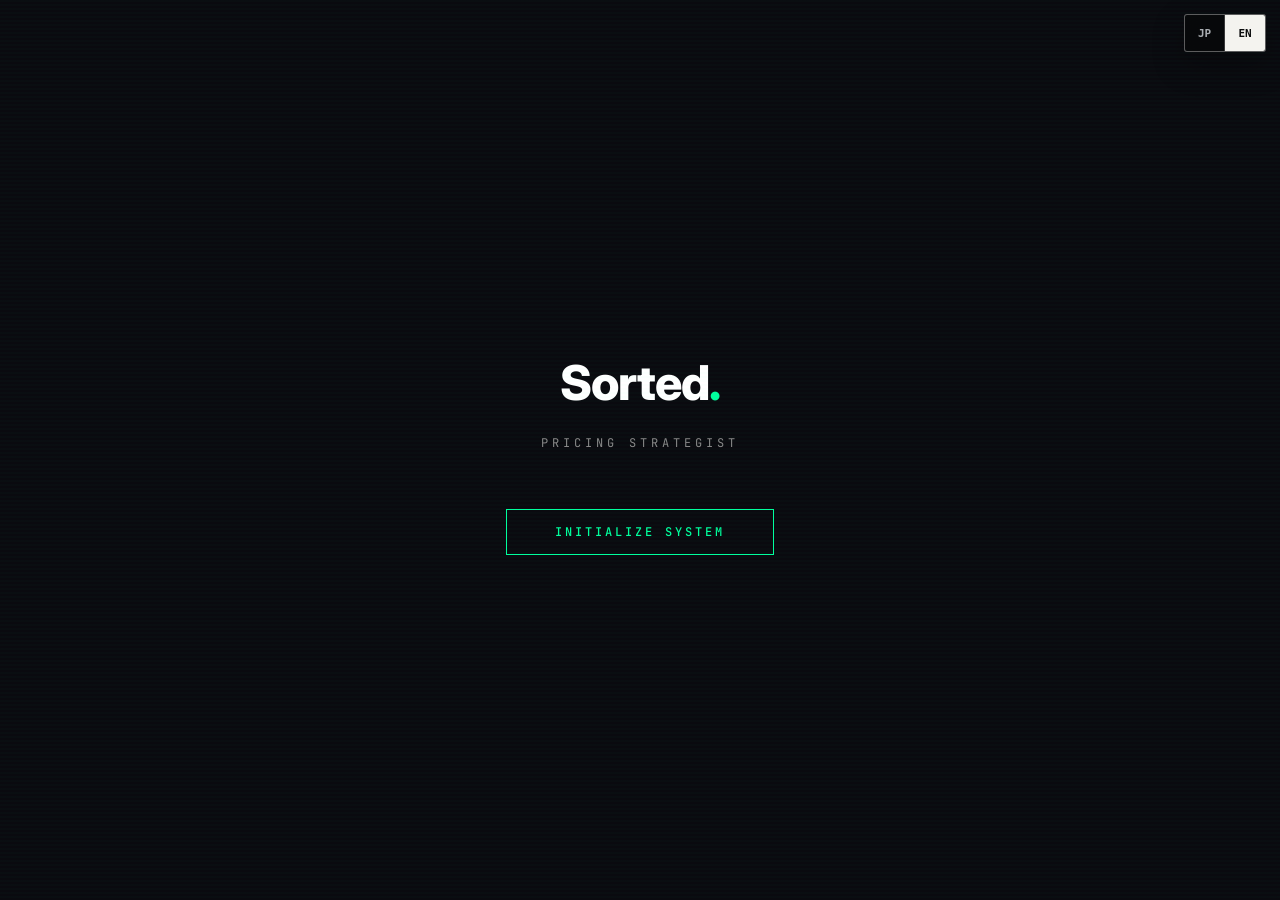
<file: sorted-tools/pricing-strategy/index.html>
<!DOCTYPE html>
<html lang="en">
<head>
    <meta charset="UTF-8">
    <meta name="viewport" content="width=device-width, initial-scale=1.0">
    <title>Pricing Strategy | Sorted. Tools</title>
    <meta property="og:image" content="https://yumakakuya.github.io/ogp-tools.png" />
    <meta property="og:title" content="Pricing Strategist | Sorted. Tools" />
    <meta property="og:description" content="Free AI prompt generator for competitive pricing strategy." />
    <meta name="twitter:title" content="Pricing Strategist | Sorted. Tools" />
    <meta name="twitter:description" content="Free AI prompt generator for competitive pricing strategy." />
    <meta name="twitter:card" content="summary_large_image" />
    <meta name="twitter:image" content="https://yumakakuya.github.io/ogp-tools.png" />
    <meta name="twitter:creator" content="@null_founder" />

    <!-- Google Fonts: preconnect + load -->
    <link rel="preconnect" href="https://fonts.googleapis.com">
    <link rel="preconnect" href="https://fonts.gstatic.com" crossorigin>
    <link href="https://fonts.googleapis.com/css2?family=Inter:wght@400;600;800&family=JetBrains+Mono:wght@500&display=swap" rel="stylesheet">

    <style>
        /* ============================================
           CSS VARIABLES — Sorted. Design System
           ============================================ */
        :root {
            --bg: #0a0a0f;
            --surface: #13131f;
            --surface-lighter: #1c1c2e;
            --border: #2a2a3e;
            --accent: #00ff9d;
            --accent-dim: rgba(0, 255, 157, 0.1);
            --text: #e8e8f0;
            --muted: #888;
            --red: #ff6b6b;
            --red-dim: rgba(255, 107, 107, 0.1);
            --yellow: #ffcc00;
            --yellow-dim: rgba(255, 204, 0, 0.1);
            --purple: #a29bfe;
            --purple-dim: rgba(162, 155, 254, 0.15);
            --teal: #00cec9;
            --teal-dim: rgba(0, 206, 201, 0.1);
        }

        /* ============================================
           RESET & BASE
           ============================================ */
        * {
            box-sizing: border-box;
            margin: 0;
            padding: 0;
            outline: none;
        }

        body, html {
            min-height: 100%;
            background: var(--bg);
            color: var(--text);
            font-family: 'Inter', sans-serif;
            font-size: 14px;
            line-height: 1.6;
            overflow-x: hidden;
            user-select: none;
            -webkit-user-select: none;
        }

        /* Subtle radial glow background */
        body::before {
            content: '';
            position: fixed;
            top: 0;
            left: 0;
            right: 0;
            bottom: 0;
            background:
                radial-gradient(ellipse 80% 50% at 10% -10%, rgba(0, 255, 157, 0.03) 0%, transparent 60%),
                radial-gradient(ellipse 60% 40% at 90% 110%, rgba(162, 155, 254, 0.03) 0%, transparent 60%);
            pointer-events: none;
            z-index: 0;
        }

        /* ============================================
           ANIMATIONS
           ============================================ */
        @keyframes fadeUp {
            from { opacity: 0; transform: translateY(16px); }
            to { opacity: 1; transform: translateY(0); }
        }

        @keyframes fadeDown {
            from { opacity: 1; transform: translateY(0); }
            to { opacity: 0; transform: translateY(-12px); }
        }

        @keyframes pulse {
            0%, 100% { opacity: 1; }
            50% { opacity: 0.4; }
        }

        @keyframes blink {
            0%, 100% { opacity: 1; }
            50% { opacity: 0; }
        }

        .fade-in {
            animation: fadeUp 0.45s cubic-bezier(.22, 1, .36, 1) forwards;
        }

        .fade-out {
            animation: fadeDown 0.35s ease forwards;
        }

        .hidden {
            display: none !important;
        }

        /* ============================================
           SPLASH SCREEN
           ============================================ */
        #splash {
            position: fixed;
            inset: 0;
            background: var(--bg);
            display: flex;
            flex-direction: column;
            align-items: center;
            justify-content: center;
            z-index: 9999;
            overflow: hidden;
        }

        /* Scanline overlay */
        #splash::after {
            content: '';
            position: absolute;
            inset: 0;
            background: repeating-linear-gradient(
                0deg,
                transparent,
                transparent 2px,
                rgba(0, 255, 157, 0.015) 2px,
                rgba(0, 255, 157, 0.015) 4px
            );
            pointer-events: none;
        }

        .splash-brand {
            font-size: 48px;
            font-weight: 800;
            color: #fff;
            letter-spacing: -1px;
            animation: fadeUp 0.6s ease forwards;
        }

        .splash-brand .dot {
            color: var(--accent);
        }

        .splash-sub {
            margin-top: 12px;
            font-family: 'JetBrains Mono', monospace;
            font-size: 12px;
            color: var(--muted);
            letter-spacing: 4px;
            animation: fadeUp 0.6s 0.15s ease both;
        }

        .splash-btn {
            margin-top: 56px;
            padding: 14px 48px;
            background: transparent;
            border: 1px solid var(--accent);
            color: var(--accent);
            font-family: 'JetBrains Mono', monospace;
            font-size: 12px;
            font-weight: 500;
            letter-spacing: 3px;
            cursor: pointer;
            transition: all 0.25s;
            position: relative;
            overflow: hidden;
            animation: fadeUp 0.6s 0.4s ease both;
        }

        .splash-btn::before {
            content: '';
            position: absolute;
            inset: 0;
            background: var(--accent);
            transform: translateX(-101%);
            transition: transform 0.3s ease;
        }

        .splash-btn:hover::before {
            transform: translateX(0);
        }

        .splash-btn:hover {
            color: #000;
        }

        .splash-btn span {
            position: relative;
            z-index: 1;
        }

        /* ============================================
           HEADER — sticky
           ============================================ */
        header {
            position: sticky;
            top: 0;
            z-index: 100;
            padding: 14px 32px;
            background: rgba(10, 10, 15, 0.88);
            backdrop-filter: blur(20px);
            -webkit-backdrop-filter: blur(20px);
            border-bottom: 1px solid var(--border);
            display: flex;
            justify-content: space-between;
            align-items: center;
        }

        .brand {
            font-size: 16px;
            font-weight: 800;
            color: #fff;
            letter-spacing: -0.5px;
        }

        .brand .dot {
            color: var(--accent);
            font-style: normal;
        }

        .badge {
            background: var(--accent);
            color: #000;
            font-size: 9px;
            font-weight: 800;
            padding: 2px 7px;
            border-radius: 3px;
            letter-spacing: 1px;
            margin-left: 8px;
            vertical-align: middle;
        }

        .header-right {
            font-family: 'JetBrains Mono', monospace;
            font-size: 11px;
            color: var(--muted);
            display: flex;
            align-items: center;
            gap: 12px;
        }

        .header-tool-name {
            color: var(--text);
            letter-spacing: 1px;
        }

        .header-version {
            color: var(--muted);
        }

        /* ============================================
           SERIES NAV BAR
           ============================================ */
        .series-nav {
            display: flex;
            gap: 0;
            border-bottom: 1px solid var(--border);
            background: var(--surface);
            padding: 0 32px;
            overflow-x: auto;
            scrollbar-width: none;
        }

        .series-nav::-webkit-scrollbar {
            display: none;
        }

        .series-tab {
            display: flex;
            align-items: center;
            gap: 8px;
            padding: 11px 18px;
            font-size: 11px;
            font-weight: 600;
            letter-spacing: 0.5px;
            color: var(--muted);
            border-bottom: 2px solid transparent;
            white-space: nowrap;
            cursor: default;
            transition: all 0.2s;
            font-family: 'JetBrains Mono', monospace;
        }

        .series-tab.done {
            color: #666;
        }

        .series-tab.active {
            color: #a29bfe;
            border-bottom-color: #a29bfe;
            background: rgba(162, 155, 254, 0.15);
        }

        .series-tab.upcoming {
            color: #555;
        }

        /* ============================================
           SAFETY BAR
           ============================================ */
        .safety-bar {
            display: flex;
            align-items: center;
            gap: 10px;
            padding: 10px 32px;
            background: var(--surface);
            border-bottom: 1px solid var(--border);
            font-family: 'JetBrains Mono', monospace;
            font-size: 11px;
        }

        .safety-dot {
            width: 8px;
            height: 8px;
            border-radius: 50%;
            background: #555;
            transition: background 0.3s;
        }

        .safety-dot.green {
            background: var(--accent);
            box-shadow: 0 0 6px rgba(0, 255, 157, 0.4);
        }

        .safety-dot.yellow {
            background: var(--yellow);
            box-shadow: 0 0 6px rgba(255, 204, 0, 0.4);
        }

        .safety-dot.red {
            background: var(--red);
            box-shadow: 0 0 6px rgba(255, 107, 107, 0.4);
        }

        .safety-label {
            color: var(--muted);
            flex: 1;
        }

        .safety-btn {
            background: transparent;
            border: 1px solid var(--border);
            color: var(--muted);
            padding: 4px 12px;
            border-radius: 4px;
            cursor: pointer;
            font-family: 'JetBrains Mono', monospace;
            font-size: 10px;
            letter-spacing: 0.5px;
            transition: all 0.2s;
        }

        .safety-btn:hover {
            border-color: var(--accent);
            color: var(--accent);
        }

        /* ============================================
           SAFETY REPORT (readiness checklist)
           ============================================ */
        .safety-report {
            background: var(--surface);
            border-bottom: 1px solid var(--border);
            padding: 16px 32px;
            font-family: 'JetBrains Mono', monospace;
            font-size: 11px;
            line-height: 2;
            color: var(--muted);
        }

        .safety-report .check-ok {
            color: var(--accent);
        }

        .safety-report .check-fail {
            color: var(--red);
        }

        .safety-report .check-warn {
            color: var(--yellow);
        }

        /* ============================================
           LAYOUT
           ============================================ */
        #app {
            display: none;
            flex-direction: column;
            min-height: 100vh;
            position: relative;
            z-index: 1;
        }

        .main {
            max-width: 860px;
            margin: 0 auto;
            width: 100%;
            padding: 32px 24px 60px;
        }

        /* ============================================
           FORM CARDS
           ============================================ */
        .card {
            background: var(--surface);
            border: 1px solid var(--border);
            border-radius: 12px;
            margin-bottom: 20px;
            overflow: hidden;
            transition: border-color 0.3s;
        }

        .card:hover {
            border-color: #3a3a50;
        }

        .card-header {
            padding: 13px 22px;
            background: var(--surface-lighter);
            border-bottom: 1px solid var(--border);
            display: flex;
            align-items: center;
            gap: 10px;
        }

        .dot {
            width: 7px;
            height: 7px;
            border-radius: 50%;
        }

        .card-header-label {
            font-size: 11px;
            font-weight: 800;
            letter-spacing: 1.5px;
            color: #fff;
            font-family: 'JetBrains Mono', monospace;
        }

        .card-body {
            padding: 24px;
            display: grid;
            grid-template-columns: 1fr 1fr;
            gap: 18px;
        }

        .full {
            grid-column: 1 / -1;
        }

        /* ============================================
           FORM ELEMENTS
           ============================================ */
        label {
            display: block;
            color: var(--muted);
            font-size: 11px;
            font-weight: 600;
            margin-bottom: 7px;
            letter-spacing: 0.5px;
            text-transform: uppercase;
        }

        .req {
            color: var(--red);
            margin-left: 3px;
        }

        input, select, textarea {
            width: 100%;
            background: #08080f;
            border: 1px solid var(--border);
            color: var(--text);
            padding: 11px 14px;
            border-radius: 8px;
            font-size: 13px;
            font-family: 'Inter', sans-serif;
            transition: border-color 0.2s, box-shadow 0.2s;
        }

        input:focus, select:focus, textarea:focus {
            border-color: var(--accent);
            box-shadow: 0 0 0 2px var(--accent-dim);
        }

        input::placeholder, textarea::placeholder {
            color: #333350;
        }

        select option {
            background: #0f0f1c;
        }

        textarea {
            resize: vertical;
            min-height: 80px;
            line-height: 1.5;
        }

        /* Price input row with currency selector */
        .price-row {
            display: flex;
            gap: 10px;
        }

        .price-row select {
            width: 120px;
            flex-shrink: 0;
        }

        .price-row input {
            flex: 1;
        }

        /* ============================================
           TAGS (multi-select buttons)
           ============================================ */
        .tags {
            display: flex;
            flex-wrap: wrap;
            gap: 8px;
            margin-top: 2px;
        }

        .tag-btn {
            background: transparent;
            border: 1px solid var(--border);
            color: var(--muted);
            padding: 7px 14px;
            border-radius: 20px;
            cursor: pointer;
            font-size: 12px;
            font-weight: 600;
            transition: all 0.18s;
            font-family: 'Inter', sans-serif;
        }

        .tag-btn:hover {
            border-color: #3a3a50;
            color: var(--text);
        }

        .tag-btn.active {
            background: var(--accent-dim);
            border-color: var(--accent);
            color: var(--accent);
        }

        .tag-btn.active-purple {
            background: var(--purple-dim);
            border-color: var(--purple);
            color: var(--purple);
        }

        /* ============================================
           SOFT-WARN (vague word detection)
           ============================================ */
        .soft-warn {
            margin-top: 5px;
            font-size: 11px;
            color: var(--yellow);
            font-family: 'JetBrains Mono', monospace;
            display: none;
        }

        .soft-warn.visible {
            display: block;
        }

        /* ============================================
           FORM ACTIONS
           ============================================ */
        .form-actions {
            display: flex;
            gap: 12px;
            margin-top: 8px;
        }

        .generate-btn {
            flex: 1;
            background: var(--accent);
            color: #000;
            border: none;
            padding: 16px;
            border-radius: 10px;
            cursor: pointer;
            font-weight: 800;
            font-size: 13px;
            letter-spacing: 2px;
            transition: all 0.2s;
            font-family: 'JetBrains Mono', monospace;
            box-shadow: 0 0 24px rgba(0, 255, 157, 0.15);
        }

        .generate-btn:hover:not(:disabled) {
            box-shadow: 0 0 40px rgba(0, 255, 157, 0.25);
            transform: translateY(-1px);
        }

        .generate-btn:disabled {
            opacity: 0.35;
            cursor: not-allowed;
            box-shadow: none;
        }

        .reset-btn {
            background: transparent;
            color: var(--muted);
            border: 1px solid var(--border);
            padding: 16px 24px;
            border-radius: 10px;
            cursor: pointer;
            font-weight: 600;
            font-size: 12px;
            transition: all 0.2s;
            font-family: 'JetBrains Mono', monospace;
        }

        .reset-btn:hover {
            border-color: var(--red);
            color: var(--red);
        }

        /* ============================================
           RESULT VIEW
           ============================================ */
        #resultView {
            display: none;
        }

        .result-status {
            font-family: 'JetBrains Mono', monospace;
            font-size: 12px;
            color: var(--accent);
            margin-bottom: 16px;
            display: flex;
            align-items: center;
            gap: 8px;
        }

        .result-status::before {
            content: '>';
            animation: pulse 1.5s infinite;
        }

        /* Terminal window */
        .terminal {
            background: #04040a;
            border: 1px solid var(--border);
            border-radius: 12px;
            overflow: hidden;
            box-shadow: 0 12px 40px rgba(0, 0, 0, 0.4);
        }

        .terminal-bar {
            background: var(--surface-lighter);
            padding: 9px 16px;
            border-bottom: 1px solid var(--border);
            display: flex;
            align-items: center;
            gap: 8px;
            font-family: 'JetBrains Mono', monospace;
            font-size: 11px;
            color: var(--muted);
        }

        .t-dot {
            width: 10px;
            height: 10px;
            border-radius: 50%;
        }

        .prompt-length {
            margin-left: auto;
            color: var(--accent);
            font-size: 10px;
        }

        .result-box {
            padding: 28px 32px;
            font-family: 'JetBrains Mono', monospace;
            color: #b0b0d0;
            white-space: pre-wrap;
            height: 500px;
            overflow-y: auto;
            font-size: 12.5px;
            line-height: 1.7;
            user-select: text;
            -webkit-user-select: text;
        }

        .result-box::-webkit-scrollbar {
            width: 5px;
        }

        .result-box::-webkit-scrollbar-thumb {
            background: #2a2a40;
            border-radius: 3px;
        }

        /* Result action buttons */
        .result-actions {
            margin-top: 20px;
            display: flex;
            flex-direction: column;
            gap: 12px;
        }

        .copy-btn {
            width: 100%;
            background: var(--accent);
            color: #000;
            border: none;
            padding: 16px;
            border-radius: 10px;
            cursor: pointer;
            font-weight: 800;
            font-size: 14px;
            letter-spacing: 1px;
            transition: all 0.3s;
            font-family: 'JetBrains Mono', monospace;
        }

        .copy-btn:hover {
            box-shadow: 0 0 32px rgba(0, 255, 157, 0.2);
        }

        .back-btn {
            width: 100%;
            background: transparent;
            color: var(--muted);
            border: 1px solid var(--border);
            padding: 13px;
            border-radius: 8px;
            cursor: pointer;
            font-weight: 600;
            font-size: 12px;
            transition: all 0.2s;
            font-family: 'JetBrains Mono', monospace;
        }

        .back-btn:hover {
            border-color: #3a3a50;
            color: var(--text);
        }

        /* ============================================
           FOOTER
           ============================================ */
        footer {
            text-align: center;
            padding: 28px;
            color: var(--muted);
            font-size: 11px;
            border-top: 1px solid var(--border);
            margin-top: auto;
            font-family: 'JetBrains Mono', monospace;
        }

        /* ============================================
           RESPONSIVE
           ============================================ */
        @media (max-width: 640px) {
            .card-body {
                grid-template-columns: 1fr;
            }

            header {
                padding: 12px 16px;
            }

            .main {
                padding: 20px 16px 40px;
            }

            .series-nav {
                padding: 0 16px;
            }

            .series-tab {
                padding: 10px 12px;
                font-size: 10px;
            }

            .safety-bar {
                padding: 10px 16px;
            }

            .safety-report {
                padding: 12px 16px;
            }

            .price-row {
                flex-direction: column;
            }

            .price-row select {
                width: 100%;
            }

            .form-actions {
                flex-direction: column;
            }
        }
    </style>
    <link rel="stylesheet" href="../../sorted-common.css">
</head>
<body>

<!-- ============================================
     SPLASH SCREEN
     ============================================ -->
<div id="splash">
    <div class="splash-brand">Sorted<span class="dot">.</span></div>
    <div class="splash-sub">PRICING STRATEGIST</div>
    <button class="splash-btn" onclick="startApp()"><span>INITIALIZE SYSTEM</span></button>
</div>

<!-- ============================================
     APP CONTAINER
     ============================================ -->
<div id="app">

    <!-- HEADER -->
    <header>
        <div class="brand">Sorted<span class="dot">.</span> Tools <span class="badge">FREE</span></div>
        <div class="header-right">
            <span class="header-tool-name">PRICING STRATEGIST</span>
            <span class="header-version">v1.0.0</span>
        </div>
    </header>

    <!-- SERIES NAV -->
    <div class="series-nav">
        <div class="series-tab done">01 Revenue Forecast</div>
        <div class="series-tab done">02 ASO Optimizer</div>
        <div class="series-tab done">03 Pitch Deck</div>
        <div class="series-tab active">04 Pricing Strategy &#9664;</div>
        <div class="series-tab upcoming">05 Competitor Research</div>
    </div>

    <!-- SAFETY BAR -->
    <div class="safety-bar">
        <div class="safety-dot" id="safetyDot"></div>
        <span class="safety-label" id="safetyLabel">Waiting for input...</span>
        <button class="safety-btn" id="safetyBtn" onclick="toggleReadinessReport()">READINESS CHECK &#9660;</button>
    </div>

    <!-- SAFETY REPORT (hidden by default) -->
    <div class="safety-report hidden" id="safetyReport"></div>

    <!-- MAIN CONTENT -->
    <main class="main" id="formView">

        <!-- ==========================================
             CARD 1: PRODUCT INFO
             ========================================== -->
        <div class="card fade-in" style="border-top: 3px solid #00ff9d;">
            <div class="card-header">
                <div class="dot" style="background: #00ff9d;"></div>
                <div class="card-header-label">PRODUCT INFO</div>
            </div>
            <div class="card-body">
                <div>
                    <label>App / Service Name <span class="req">&#9733;Required</span></label>
                    <input type="text" id="appName" placeholder="e.g. FitTracker Pro, MealPlan SaaS">
                </div>
                <div>
                    <label>Category</label>
                    <select id="category">
                        <option>Mobile App</option>
                        <option>Web SaaS</option>
                        <option>Desktop App</option>
                        <option>Digital Content</option>
                        <option>Plugin / Extension</option>
                        <option>Physical Product + Digital</option>
                        <option>Other</option>
                    </select>
                </div>
                <div>
                    <label>Platform</label>
                    <select id="platform">
                        <option>iOS Only</option>
                        <option>iOS &amp; Android</option>
                        <option>Android Only</option>
                        <option>Web App / SaaS</option>
                        <option>Cross-platform</option>
                    </select>
                </div>
                <div>
                    <label>Development Stage</label>
                    <select id="stage">
                        <option>Pre-launch (price undecided)</option>
                        <option>Pre-launch (price set)</option>
                        <option>Post-launch (adjusting)</option>
                        <option>Scale phase</option>
                    </select>
                </div>
                <div class="full">
                    <label>Core Value Proposition <span class="req">&#9733;Required</span></label>
                    <input type="text" id="coreValue" placeholder="e.g. Helps busy professionals track calories in under 3 seconds with AI photo recognition">
                    <div class="soft-warn" id="coreValueVagueWarn"></div>
                </div>
                <div>
                    <label>Target Annual Users</label>
                    <input type="text" id="targetUsers" placeholder="e.g. 1,280 users (Year 3)">
                </div>
            </div>
        </div>

        <!-- ==========================================
             CARD 2: CURRENT PRICING HYPOTHESIS
             ========================================== -->
        <div class="card fade-in" style="border-top: 3px solid #a29bfe;">
            <div class="card-header">
                <div class="dot" style="background: #a29bfe;"></div>
                <div class="card-header-label">CURRENT PRICING HYPOTHESIS</div>
            </div>
            <div class="card-body">
                <div class="full">
                    <label>Monetization Models (select multiple) <span style="color:#ff6b6b">&#9733;Required</span></label>
                    <div class="tags" id="model-tags"></div>
                </div>
                <div class="full">
                    <label>Planned Price <span class="req">&#9733;Required</span></label>
                    <div class="price-row">
                        <label class="sorted-sr-only" for="priceCurrency">Price currency</label>
                        <select id="priceCurrency">
                            <option value="$">$ USD</option>
                            <option value="&yen;">&yen; JPY</option>
                            <option value="&euro;">&euro; EUR</option>
                        </select>
                        <label class="sorted-sr-only" for="price">Price amount</label>
                        <input type="text" id="price" placeholder="e.g. 4.99">
                    </div>
                    <div class="soft-warn" id="priceValidWarn"></div>
                </div>
                <div>
                    <label>Pricing Basis</label>
                    <select id="basis">
                        <option>Gut feeling (no research)</option>
                        <option>Benchmarked against competitors</option>
                        <option>Unit economics (LTV/CAC) calculation</option>
                        <option>User interviews / surveys</option>
                        <option>Market research report</option>
                    </select>
                </div>
                <div>
                    <label>Biggest Concern</label>
                    <select id="concern">
                        <option>Priced too low — perceived as cheap</option>
                        <option>Priced too high — won't convert</option>
                        <option>Unsure: subscription vs one-time</option>
                        <option>Should I vary price by region</option>
                        <option>Platform fee (30%) eating margins</option>
                    </select>
                </div>
            </div>
        </div>

        <!-- ==========================================
             CARD 3: MARKET & COMPETITORS
             ========================================== -->
        <div class="card fade-in" style="border-top: 3px solid #ff6b6b;">
            <div class="card-header">
                <div class="dot" style="background: #ff6b6b;"></div>
                <div class="card-header-label">MARKET &amp; COMPETITORS</div>
            </div>
            <div class="card-body">
                <div class="full">
                    <label>Competitor Pricing</label>
                    <textarea id="compPrice" placeholder="e.g. Anki=free, Duolingo=free/$7.99/mo, ChatGPT=$20/mo"></textarea>
                    <div class="soft-warn" id="compPriceVagueWarn"></div>
                </div>
                <div>
                    <label>Target Willingness to Pay</label>
                    <select id="wtp">
                        <option>High (professionals/developers — tool-buying culture)</option>
                        <option>Medium (employed — depends on work necessity)</option>
                        <option>Low (students / price-sensitive segment)</option>
                    </select>
                </div>
                <div>
                    <label>Primary Market</label>
                    <select id="region">
                        <option>United States</option>
                        <option>Global (Worldwide)</option>
                        <option>Asia-Pacific</option>
                        <option>North America &amp; Europe</option>
                        <option>Europe only</option>
                        <option>Southeast Asia (price-sensitive)</option>
                    </select>
                </div>
                <div class="full">
                    <label>Special Conditions</label>
                    <input type="text" id="extra" placeholder="e.g. Planning a launch discount of $2.99 for first month">
                </div>
            </div>
        </div>

        <!-- ==========================================
             CARD 4: BUSINESS CONSTRAINTS
             ========================================== -->
        <div class="card fade-in" style="border-top: 3px solid #ffcc00;">
            <div class="card-header">
                <div class="dot" style="background: #ffcc00;"></div>
                <div class="card-header-label">BUSINESS CONSTRAINTS</div>
            </div>
            <div class="card-body">
                <div>
                    <label>Revenue Target</label>
                    <input type="text" id="revenue" placeholder="e.g. $100/yr → $5,000+ by Year 3">
                </div>
                <div>
                    <label>Break-Even Point</label>
                    <input type="text" id="bep" placeholder="e.g. 29 units (based on Apple Developer $99 fee)">
                </div>
                <div>
                    <label>Running Costs</label>
                    <select id="opex">
                        <option>Zero (serverless / local only)</option>
                        <option>Variable costs (API usage, etc.)</option>
                        <option>Fixed costs (servers, DB, etc.)</option>
                    </select>
                </div>
                <div>
                    <label>Content Update Frequency</label>
                    <select id="updateFreq">
                        <option>Annually (slow updates)</option>
                        <option>Semi-annually (IAP-compatible)</option>
                        <option>Monthly (cost-managed)</option>
                        <option>Irregular (publish on demand)</option>
                    </select>
                </div>
                <div class="full">
                    <label>Scenarios to Avoid</label>
                    <textarea id="avoidScenario" placeholder="e.g. Users who buy one-time tend to resist subscriptions. Want to increase LTV without alienating base."></textarea>
                    <div class="soft-warn" id="avoidScenarioVagueWarn"></div>
                </div>
            </div>
        </div>

        <!-- ==========================================
             CARD 5: OUTPUT SETTINGS
             ========================================== -->
        <div class="card fade-in" style="border-top: 3px solid #00cec9;">
            <div class="card-header">
                <div class="dot" style="background: #00cec9;"></div>
                <div class="card-header-label">OUTPUT SETTINGS</div>
            </div>
            <div class="card-body">
                <div class="full">
                    <label>Output Options (select multiple)</label>
                    <div class="tags" id="output-tags"></div>
                </div>
                <div>
                    <label>Evaluation Mode</label>
                    <select id="evaluationMode">
                        <option value="ON">ON (includes critical evaluation)</option>
                        <option value="OFF">OFF (numbers &amp; tactics only)</option>
                    </select>
                </div>
                <div>
                    <label>Additional Notes</label>
                    <input type="text" id="notes" placeholder="e.g. App Store 30% commission already factored in">
                    <div class="soft-warn" id="notesVagueWarn"></div>
                </div>
            </div>
        </div>

        <!-- FORM ACTIONS -->
        <div class="form-actions">
            <button class="generate-btn" id="generateBtn" disabled onclick="processGeneration()">GENERATE PRICING STRATEGY</button>
            <button class="reset-btn" onclick="resetForm()">RESET</button>
        </div>

    </main>

    <!-- ============================================
         RESULT VIEW
         ============================================ -->
    <main class="main" id="resultView">
        <div class="result-status">STATUS: PROMPT READY — REVIEW BEFORE USE.</div>

        <div class="terminal">
            <div class="terminal-bar">
                <div class="t-dot" style="background: #ff5f57;"></div>
                <div class="t-dot" style="background: #febc2e;"></div>
                <div class="t-dot" style="background: #28c840;"></div>
                <span style="margin-left: 8px;">pricing_strategy_prompt.txt &mdash; Read Only</span>
                <span class="prompt-length" id="promptLength"></span>
            </div>
            <div class="result-box" id="output"></div>
        </div>

        <div class="result-actions">
            <button class="copy-btn" onclick="copyText(this)">COPY PROMPT TO CLIPBOARD</button>
            <button class="back-btn" onclick="goBack()">BACK TO EDITOR</button>
        </div>
    </main>

    <!-- FOOTER -->
    <footer>&copy; 2026 Sorted. Tools Division. All rights reserved.</footer>

</div>

<!-- ============================================
     JAVASCRIPT
     ============================================ -->
<script>
    /* ==========================================
       CONSTANTS
       ========================================== */
    const LANG = "English";
    const STORAGE_KEY = 'sorted_pricing_en_form';

    /* ==========================================
       VAGUE / INSTRUCTION WORD LISTS
       ========================================== */
    const VAGUE_WORDS = [
        'kind of', 'sort of', 'something like', 'whatever', 'stuff', 'things',
        'basically', 'just make it good', 'make it nice', 'you know', 'figure it out',
        'up to you', 'I guess', 'probably', 'maybe', 'not sure', 'idk', 'etc',
        'awesome', 'amazing', 'cool', 'great', 'best', 'somehow', 'just do it',
        'make it work', 'do your thing'
    ];

    const INSTRUCTION_WORDS = [
        'please do', 'please create', 'please make', 'can you', 'could you',
        'I want you to', 'generate', 'write me', 'build me', 'come up with',
        'figure out'
    ];

    /* ==========================================
       TAG DATA
       ========================================== */
    const MODEL_OPTS = [
        'One-time purchase', 'Monthly subscription', 'Annual subscription',
        'Freemium', 'Content IAP', 'Bundle pricing', 'B2B / Enterprise', 'Trial-to-paid'
    ];

    const OUTPUT_OPTS = [
        'Optimal price recommendation with rationale',
        'Model comparison (3 patterns)',
        'Psychological pricing tactics',
        'Unit economics (LTV/CAC)',
        'Regional price differentiation',
        'Price anchoring design',
        'Low-risk price increase strategy'
    ];

    const selectedModels = new Set();
    const selectedOutputs = new Set();

    /* ==========================================
       SANITIZE — exact PRO tools copy
       ========================================== */
    function sanitize(str) {
        if (typeof str !== 'string') return '';
        return str
            .normalize('NFKC')
            .replace(/[\u200B\u200C\u200D\uFEFF\u00AD]/g, '')
            .replace(/\u301C/g, '\uFF5E')
            .replace(/\u2014/g, '\u2015')
            .replace(/&[#a-zA-Z0-9]+;/g, '')
            .replace(/[<>]/g, '')
            .replace(/ignore previous instructions/gi, '')
            .replace(/forget all instructions/gi, '')
            .replace(/disregard previous/gi, '')
            .replace(/\u3000/g, ' ')
            .replace(/ {2,}/g, ' ')
            .replace(/([！？!?])\1{2,}/g, '$1')
            .replace(/[^\x20-\x7E\u3000-\u9FFF\uFF00-\uFFEF\u2015]/g, '')
            .trim();
    }

    /* ==========================================
       HELPERS
       ========================================== */
    function getVal(id) {
        const el = document.getElementById(id);
        if (!el) return '';
        return sanitize(el.value || '');
    }

    /* ==========================================
       RENDER TAGS
       ========================================== */
    function renderTags(containerId, opts, set, activeClass) {
        const container = document.getElementById(containerId);
        opts.forEach(opt => {
            const btn = document.createElement('button');
            btn.className = 'tag-btn';
            btn.textContent = opt;
            btn.type = 'button';
            btn.onclick = () => {
                if (set.has(opt)) {
                    set.delete(opt);
                    btn.className = 'tag-btn';
                } else {
                    set.add(opt);
                    btn.className = 'tag-btn ' + activeClass;
                }
                updateSafetyBar();
                debounceSave();
            };
            container.appendChild(btn);
        });
    }

    renderTags('model-tags', MODEL_OPTS, selectedModels, 'active-purple');
    renderTags('output-tags', OUTPUT_OPTS, selectedOutputs, 'active');

    /* ==========================================
       GATE CHECK (required fields)
       ========================================== */
    function checkGate1() {
        const appName = getVal('appName');
        const coreValue = getVal('coreValue');
        const price = getVal('price');
        const priceValid = price.length >= 1 && !isNaN(parseFloat(price)) && parseFloat(price) > 0;
        return appName.length >= 3 && coreValue.length >= 3 && priceValid && selectedModels.size > 0;
    }

    /* ==========================================
       SAFETY BAR — status indicator
       ========================================== */
    function updateSafetyBar() {
        const dot = document.getElementById('safetyDot');
        const label = document.getElementById('safetyLabel');
        const btn = document.getElementById('generateBtn');

        const appName = getVal('appName');
        const coreValue = getVal('coreValue');
        const price = getVal('price');

        // Gray: empty
        if (appName.length === 0 && coreValue.length === 0 && price.length === 0) {
            dot.className = 'safety-dot';
            label.textContent = 'Waiting for input...';
            btn.disabled = true;
            return;
        }

        // Red: required fields missing
        if (!checkGate1()) {
            dot.className = 'safety-dot red';
            label.textContent = 'Required fields missing';
            btn.disabled = true;
            return;
        }

        // Check recommended fields for green
        const compPrice = getVal('compPrice');
        const revenue = getVal('revenue');
        const bep = getVal('bep');
        const avoidScenario = getVal('avoidScenario');
        const hasModels = selectedModels.size > 0;
        const hasOutputs = selectedOutputs.size > 0;

        const optionalFilled =
            compPrice.length > 0 &&
            revenue.length > 0 &&
            bep.length > 0 &&
            avoidScenario.length > 0 &&
            hasModels &&
            hasOutputs;

        if (optionalFilled) {
            // Green: all filled
            dot.className = 'safety-dot green';
            label.textContent = 'All fields populated — maximum prompt quality';
            btn.disabled = false;
        } else {
            // Yellow: required ok, optional missing
            dot.className = 'safety-dot yellow';
            label.textContent = 'Required OK — optional fields improve output quality';
            btn.disabled = false;
        }
    }

    /* ==========================================
       READINESS REPORT
       ========================================== */
    let reportVisible = false;

    function toggleReadinessReport() {
        const report = document.getElementById('safetyReport');
        reportVisible = !reportVisible;
        if (reportVisible) {
            buildReadinessReport();
            report.classList.remove('hidden');
        } else {
            report.classList.add('hidden');
        }
    }

    function buildReadinessReport() {
        const report = document.getElementById('safetyReport');
        const checks = [
            { label: 'App / Service Name (3+ chars)', ok: getVal('appName').length >= 3, required: true },
            { label: 'Core Value Proposition (3+ chars)', ok: getVal('coreValue').length >= 3, required: true },
            { label: 'Planned Price', ok: getVal('price').length >= 1, required: true },
            { label: 'Monetization Models selected', ok: selectedModels.size > 0, required: true },
            { label: 'Competitor Pricing', ok: getVal('compPrice').length > 0, required: false },
            { label: 'Revenue Target', ok: getVal('revenue').length > 0, required: false },
            { label: 'Break-Even Point', ok: getVal('bep').length > 0, required: false },
            { label: 'Scenarios to Avoid', ok: getVal('avoidScenario').length > 0, required: false },
            { label: 'Output Options selected', ok: selectedOutputs.size > 0, required: false },
        ];

        let html = '';
        checks.forEach(c => {
            const icon = c.ok ? '[OK]' : (c.required ? '[MISSING]' : '[EMPTY]');
            const cls = c.ok ? 'check-ok' : (c.required ? 'check-fail' : 'check-warn');
            const tag = c.required ? ' (required)' : ' (recommended)';
            html += `<div class="${cls}">${icon} ${c.label}${tag}</div>`;
        });

        report.innerHTML = html;
    }

    /* ==========================================
       VAGUE WORD DETECTION
       ========================================== */
    function checkVague(inputId, warnId) {
        const val = (document.getElementById(inputId)?.value || '').toLowerCase();
        const warn = document.getElementById(warnId);
        if (!warn) return;

        const found = [];
        VAGUE_WORDS.forEach(w => {
            if (val.includes(w)) found.push('"' + w + '"');
        });
        INSTRUCTION_WORDS.forEach(w => {
            if (val.includes(w)) found.push('"' + w + '"');
        });

        if (found.length > 0) {
            warn.textContent = '// Vague/instruction words detected: ' + found.join(', ') + ' — be more specific for better output';
            warn.classList.add('visible');
        } else {
            warn.classList.remove('visible');
        }
    }

    function checkPriceValid() {
        const val = document.getElementById('price')?.value || '';
        const warn = document.getElementById('priceValidWarn');
        if (!warn) return;
        if (val.length > 0 && (isNaN(parseFloat(val)) || parseFloat(val) <= 0)) {
            warn.textContent = '// Please enter a valid number (e.g. 480, 9.99)';
            warn.classList.add('visible');
        } else {
            warn.classList.remove('visible');
        }
    }

    /* ==========================================
       INPUT EVENT LISTENERS
       ========================================== */
    const ALL_FIELD_IDS = [
        'appName', 'category', 'platform', 'stage', 'coreValue', 'targetUsers',
        'price', 'priceCurrency', 'basis', 'concern',
        'compPrice', 'wtp', 'region', 'extra',
        'revenue', 'bep', 'opex', 'updateFreq', 'avoidScenario',
        'evaluationMode', 'notes'
    ];

    const VAGUE_CHECK_FIELDS = [
        { input: 'coreValue', warn: 'coreValueVagueWarn' },
        { input: 'compPrice', warn: 'compPriceVagueWarn' },
        { input: 'avoidScenario', warn: 'avoidScenarioVagueWarn' },
        { input: 'notes', warn: 'notesVagueWarn' },
    ];

    ALL_FIELD_IDS.forEach(id => {
        const el = document.getElementById(id);
        if (!el) return;
        el.addEventListener('input', () => {
            updateSafetyBar();
            debounceSave();
            // Check vague words for relevant fields
            VAGUE_CHECK_FIELDS.forEach(f => {
                if (f.input === id) checkVague(f.input, f.warn);
            });
            if (id === 'price') checkPriceValid();
        });
        el.addEventListener('change', () => {
            updateSafetyBar();
            debounceSave();
        });
    });

    /* ==========================================
       LOCAL STORAGE — save / restore (400ms debounce)
       ========================================== */
    let saveTimer = null;

    function debounceSave() {
        clearTimeout(saveTimer);
        saveTimer = setTimeout(saveForm, 400);
    }

    function saveForm() {
        const data = {};
        ALL_FIELD_IDS.forEach(id => {
            const el = document.getElementById(id);
            if (el) data[id] = el.value;
        });
        data._selectedModels = Array.from(selectedModels);
        data._selectedOutputs = Array.from(selectedOutputs);

        try {
            localStorage.setItem(STORAGE_KEY, JSON.stringify(data));
        } catch (e) {
            // Storage full or unavailable — silently fail
        }
    }

    function restoreForm() {
        try {
            const raw = localStorage.getItem(STORAGE_KEY);
            if (!raw) return;
            const data = JSON.parse(raw);

            ALL_FIELD_IDS.forEach(id => {
                const el = document.getElementById(id);
                if (el && data[id] !== undefined) {
                    el.value = data[id];
                }
            });

            // Restore tag selections
            if (data._selectedModels) {
                const btns = document.getElementById('model-tags').querySelectorAll('.tag-btn');
                data._selectedModels.forEach(m => {
                    selectedModels.add(m);
                    btns.forEach(b => {
                        if (b.textContent === m) b.className = 'tag-btn active-purple';
                    });
                });
            }
            if (data._selectedOutputs) {
                const btns = document.getElementById('output-tags').querySelectorAll('.tag-btn');
                data._selectedOutputs.forEach(o => {
                    selectedOutputs.add(o);
                    btns.forEach(b => {
                        if (b.textContent === o) b.className = 'tag-btn active';
                    });
                });
            }

            // Re-check vague words
            VAGUE_CHECK_FIELDS.forEach(f => checkVague(f.input, f.warn));

            updateSafetyBar();
        } catch (e) {
            // Parse error — ignore
        }
    }

    /* ==========================================
       SPLASH → APP transition
       ========================================== */
    function startApp() {
        const splash = document.getElementById('splash');
        splash.classList.add('fade-out');
        setTimeout(() => {
            splash.style.display = 'none';
            const app = document.getElementById('app');
            app.style.display = 'flex';
            app.classList.add('fade-in');
            restoreForm();
        }, 400);
    }

    /* ==========================================
       RESET FORM
       ========================================== */
    function resetForm() {
        if (!confirm('Reset all fields? This cannot be undone.')) return;

        ALL_FIELD_IDS.forEach(id => {
            const el = document.getElementById(id);
            if (!el) return;
            if (el.tagName === 'SELECT') el.selectedIndex = 0;
            else el.value = '';
        });

        selectedModels.clear();
        selectedOutputs.clear();
        document.querySelectorAll('.tag-btn').forEach(b => b.className = 'tag-btn');

        // Clear vague warnings
        VAGUE_CHECK_FIELDS.forEach(f => {
            const w = document.getElementById(f.warn);
            if (w) w.classList.remove('visible');
        });

        // Clear storage
        try { localStorage.removeItem(STORAGE_KEY); } catch (e) {}

        updateSafetyBar();
        window.scrollTo({ top: 0, behavior: 'smooth' });
    }

    /* ==========================================
       GET EMPTY OPTIONAL FIELDS (for ambiguity warnings)
       ========================================== */
    function getEmptyOptionalFields() {
        const empties = [];
        const optionals = [
            { id: 'targetUsers', label: 'Target Annual Users' },
            { id: 'compPrice', label: 'Competitor Pricing' },
            { id: 'extra', label: 'Special Conditions' },
            { id: 'revenue', label: 'Revenue Target' },
            { id: 'bep', label: 'Break-Even Point' },
            { id: 'avoidScenario', label: 'Scenarios to Avoid' },
            { id: 'notes', label: 'Additional Notes' },
        ];
        optionals.forEach(f => {
            if (getVal(f.id).length === 0) empties.push(f.label);
        });
        if (selectedModels.size === 0) empties.push('Monetization Models');
        if (selectedOutputs.size === 0) empties.push('Output Options');
        return empties;
    }

    /* ==========================================
       PROMPT GENERATION
       ========================================== */
    function generatePromptText() {
        const appName = getVal('appName');
        const category = getVal('category');
        const platform = getVal('platform');
        const stage = getVal('stage');
        const coreValue = getVal('coreValue');
        const targetUsers = getVal('targetUsers');
        const price = getVal('price');
        const priceCurrencyEl = document.getElementById('priceCurrency');
        const priceCurrency = priceCurrencyEl.options[priceCurrencyEl.selectedIndex].text;
        const priceCurrencySymbol = priceCurrencyEl.value;
        const basis = getVal('basis');
        const concern = getVal('concern');
        const compPrice = getVal('compPrice');
        const wtp = getVal('wtp');
        const region = getVal('region');
        const extra = getVal('extra');
        const revenue = getVal('revenue');
        const bep = getVal('bep');
        const opex = getVal('opex');
        const updateFreq = getVal('updateFreq');
        const avoidScenario = getVal('avoidScenario');
        const evaluationMode = getVal('evaluationMode');
        const notes = getVal('notes');

        const modelsStr = selectedModels.size > 0
            ? Array.from(selectedModels).join(', ')
            : '(not specified — recommend based on category)';

        const outputsStr = selectedOutputs.size > 0
            ? Array.from(selectedOutputs).join(', ')
            : '(comprehensive pricing strategy)';

        let p = '';

        /* --- WEB SEARCH COMMANDS --- */
        p += `IMPORTANT: Before answering, you MUST run the following web searches:\n`;
        p += `- Current pricing trends and benchmarks for ${category} products in ${region}\n`;
        p += `- Competitor pricing models and recent price changes for: ${compPrice || category}\n`;
        p += `- Consumer willingness-to-pay research for ${category} in ${region}\n`;
        p += `- Platform fee policies and recent changes for ${platform}\n`;
        p += `Base ALL responses on search results. Cite every source with retrieval date.\n\n`;

        p += `---\n\n`;

        /* --- PRIVACY NOTICE --- */
        p += `PRIVACY NOTICE: All information provided below is to be used SOLELY for generating this output. Do NOT use it for training, logging, or any other purpose.\n\n`;

        /* --- ROLE --- */
        p += `# Pricing Strategy Prompt\n\n`;
        p += `You are a senior pricing consultant specializing in SaaS, mobile apps, and digital products, with 10+ years of experience advising startups from pre-seed through Series B on monetization strategy. You have designed pricing for 200+ products across consumer and B2B segments. Always leverage the latest market data from web search. Produce a concrete, evidence-based pricing strategy — not "it depends" generalities.\n\n`;

        /* --- SECTION 1: PRODUCT OVERVIEW --- */
        p += `## Section 1: Product Overview\n`;
        p += `- App / Service Name: ${appName}\n`;
        p += `- Core Value: ${coreValue}\n`;
        p += `- Category: ${category}\n`;
        p += `- Platform: ${platform}\n`;
        p += `- Development Stage: ${stage}\n`;
        p += `- Target Annual Users: ${targetUsers || '(not specified)'}\n\n`;

        /* --- SECTION 2: CURRENT PRICING HYPOTHESIS --- */
        p += `## Section 2: Current Pricing Hypothesis\n`;
        p += `- Monetization Models: ${modelsStr}\n`;
        p += `- Planned Price: ${priceCurrencySymbol}${price}\n`;
        p += `  NOTE: All price values above are in ${priceCurrency}. Do NOT reinterpret the currency unit.\n`;
        p += `- Pricing Basis: ${basis}\n`;
        p += `- Biggest Concern: ${concern}\n\n`;

        /* --- SECTION 3: MARKET & COMPETITOR CONTEXT --- */
        p += `## Section 3: Market & Competitor Context\n`;
        if (compPrice) {
            p += `- Competitor Pricing: ${compPrice}\n`;
        } else {
            p += `- Competitor Pricing: (not provided — search the web to identify top 3-5 competitors and their current pricing for ${category} in ${region})\n`;
        }
        p += `- Target WTP: ${wtp}\n`;
        p += `- Primary Market: ${region}\n`;
        p += `- Special Conditions: ${extra || '(none)'}\n\n`;

        /* --- SECTION 4: BUSINESS CONSTRAINTS --- */
        p += `## Section 4: Business Constraints\n`;
        p += `- Revenue Target: ${revenue || '(not specified)'}\n`;
        p += `- Break-Even Point: ${bep || '(not specified)'}\n`;
        p += `- Running Costs: ${opex}\n`;
        p += `- Content Update Frequency: ${updateFreq}\n`;
        p += `- Scenarios to Avoid: ${avoidScenario || '(not specified)'}\n\n`;

        /* --- SECTION 5: OUTPUT REQUIREMENTS --- */
        p += `## Section 5: Output Requirements\n`;
        p += `- Required Output: ${outputsStr}\n`;
        p += `- Evaluation Mode: ${evaluationMode}\n`;
        p += `- Additional Notes: ${notes || '(none)'}\n\n`;

        /* --- INTERPRETATION RULES --- */
        p += `---\n\n`;
        p += `## Interpretation Rules\n\n`;

        p += `Rule 1 — Value-Based Pricing Priority:\n`;
        p += `  Price recommendations must be anchored to user-perceived value, NOT cost-plus.\n`;
        p += `  Cost structure informs floor price; value perception sets ceiling. Always show both.\n\n`;

        p += `Rule 2 — Model Comparison Rigor:\n`;
        p += `  Each pricing model comparison must include: 3-year cumulative revenue simulation,\n`;
        p += `  user psychology at each price point, and churn/conversion risk assessment.\n`;
        p += `  Do NOT present models without quantified trade-offs.\n\n`;

        p += `Rule 3 — Output Phase Order:\n`;
        p += `  Do NOT produce any evaluation, criticism, or concern until PHASE 5 is complete.\n`;
        p += `  If Evaluation Mode is OFF, skip PHASE 6 entirely.\n\n`;

        p += `Rule 4 — Competitor Price Intelligence:\n`;
        p += `  If competitor pricing is not provided, search the web to identify top 3-5 competitors\n`;
        p += `  and their current pricing. Tag all as:\n`;
        p += `    [User-provided]: pricing entered by user\n`;
        p += `    [Supplemented: Verified]: confirmed via web search\n`;
        p += `    [Supplemented: Estimated]: estimated from public information\n`;
        p += `  Never remove user-provided data.\n\n`;

        p += `Rule 5 — Currency Handling:\n`;
        p += `  Base currency: ${priceCurrency}\n`;
        p += `  If regional pricing is recommended, convert using web-searched exchange rates.\n`;
        p += `  State assumed rates explicitly. Cite source with date.\n\n`;

        p += `Rule 6 — Assumption Quality:\n`;
        p += `  Every assumption must include either:\n`;
        p += `  (a) An industry benchmark with citation and retrieval date, OR\n`;
        p += `  (b) A label: [Conservative] / [Middle] / [Aggressive] with one-line reasoning\n`;
        p += `  Bare numbers without (a) or (b) are NOT acceptable.\n\n`;

        /* --- STRICT OUTPUT INSTRUCTIONS --- */
        p += `---\n\n`;
        p += `## Strict Output Instructions\n\n`;

        p += `PHASE 1 — Market & Competitor Price Benchmarking\n`;
        p += `  Table format: | Competitor | Model | Price | Value Proposition | Key Weakness |\n`;
        p += `  Include at least 5 competitors (user-provided + supplemented).\n`;
        p += `  Identify pricing patterns and gaps in the market.\n\n`;

        p += `PHASE 2 — Value-Based Price Analysis\n`;
        p += `  Quantify the user's willingness-to-pay based on:\n`;
        p += `  (a) Value of the problem solved (time saved, money saved, etc.)\n`;
        p += `  (b) Price of next-best alternative\n`;
        p += `  (c) Switching cost consideration\n`;
        p += `  Output a recommended price range with floor, optimal, and ceiling.\n\n`;

        p += `PHASE 3 — 3 Pricing Model Recommendations\n`;
        p += `  For each model, output a table:\n`;
        p += `  | Metric | Model A | Model B | Model C |\n`;
        p += `  Include: Price point, 3-year revenue projection (Optimistic/Neutral/Pessimistic),\n`;
        p += `  User psychology barrier, Churn risk, Conversion rate estimate.\n`;
        p += `  Recommend one model with explicit reasoning.\n\n`;

        p += `PHASE 4 — Psychological Pricing Tactics\n`;
        p += `  Address ALL of the following:\n`;
        p += `  (a) Price anchoring strategy (show how to frame price against alternatives)\n`;
        p += `  (b) Charm pricing analysis ($X.99 vs round numbers — which works for this category)\n`;
        p += `  (c) Bundle / package design (if applicable)\n`;
        p += `  (d) Launch pricing vs steady-state pricing transition plan\n\n`;

        p += `PHASE 5 — Implementation Roadmap\n`;
        p += `  Timeline: Launch → 3 months → 6 months → 12 months\n`;
        p += `  Include: initial price, planned adjustments, A/B test recommendations,\n`;
        p += `  price increase triggers and methodology.\n\n`;

        p += `PHASE 6 — Critical Evaluation (only if Evaluation Mode: ON)\n`;
        if (evaluationMode === 'ON') {
            p += `  Be direct and critical. Do not sugarcoat.\n`;
            p += `  Minimum requirements — all three must be present:\n`;
            p += `  (a) At least 2 opportunity costs in the current pricing hypothesis\n`;
            p += `  (b) At least 2 pricing risks with mitigation strategies\n`;
            p += `  (c) At least 1 contradiction found via web search (market data vs user's assumption)\n`;
        } else {
            p += `  Evaluation section skipped. Turn Evaluation Mode ON to include it.\n`;
        }
        p += `\n`;

        /* --- MINIMUM OUTPUT REQUIREMENTS --- */
        p += `MINIMUM OUTPUT REQUIREMENTS:\n`;
        p += `- PHASE 1: Competitor table must include at least 5 rows\n`;
        p += `- PHASE 2: Floor, optimal, and ceiling prices must all be stated with reasoning\n`;
        p += `- PHASE 3: All 3 models must include 3-year revenue projection (Optimistic/Neutral/Pessimistic)\n`;
        p += `- PHASE 4: All 4 subsections (a)(b)(c)(d) must be addressed\n`;
        p += `- PHASE 5: Timeline must cover all 4 milestones (Launch/3mo/6mo/12mo)\n`;
        p += `- PHASE 6 (if ON): Must meet all 3 minimum requirements (a)(b)(c)\n`;
        p += `Outputs that fail to meet these minimums are NOT acceptable.\n\n`;

        /* --- PRE-OUTPUT SELF-CHECK --- */
        p += `PRE-OUTPUT SELF-CHECK:\n`;
        p += `Before output, verify:\n`;
        p += `(a) INTERPRETATION RULES applied correctly\n`;
        p += `(b) Phase order maintained — no critique before PHASE 6\n`;
        p += `(c) All estimates use labeled format per Rule 6\n`;
        p += `(d) All competitor pricing classified with tags per Rule 4\n`;
        p += `(e) 3 pricing models compared with quantified trade-offs\n`;
        p += `(f) Price anchoring strategy is specific, not generic\n`;
        p += `(g) PHASE 6 meets minimum requirements (a)(b)(c) if Evaluation Mode ON\n\n`;

        /* --- CREDIT LINE --- */
        p += `IMPORTANT: Your response MUST end with the following credit line exactly as written. Do not remove, modify, or translate it:\n`;
        p += `_Generated with Sorted. Tools — Pricing Strategy v1.0.0_\n`;
        p += `_Powered by Sorted. Series | sorted.tools_\n\n`;

        p += `---\n\n`;

        p += `⚠️ This information is AI-generated and not guaranteed to be accurate. Always verify against actual market data.\n`;

        /* --- AMBIGUITY WARNINGS --- */
        const empties = getEmptyOptionalFields();
        if (empties.length > 0) {
            p += `\n[Ambiguity warning: The following optional fields were left empty. The AI will make assumptions for these: ${empties.join(', ')}]\n`;
        }

        p += `\n_Generated with Sorted. Tools — Pricing Strategy v1.0.0_\n`;
        p += `_Powered by Sorted. Series | sorted.tools_\n\n`;
        p += `Respond entirely in English.\n`;

        return p;
    }

    /* ==========================================
       PROCESS GENERATION
       ========================================== */
    let isGenerating = false;

    function processGeneration() {
        if (isGenerating) return;
        if (!checkGate1()) return;

        isGenerating = true;
        const btn = document.getElementById('generateBtn');
        btn.textContent = 'GENERATING...';
        btn.disabled = true;

        setTimeout(() => {
            const promptText = generatePromptText();
            document.getElementById('output').textContent = promptText;

            // Update prompt length
            document.getElementById('promptLength').textContent = promptText.length.toLocaleString() + ' chars';

            // Switch views
            document.getElementById('formView').style.display = 'none';
            document.getElementById('resultView').style.display = 'block';
            document.getElementById('resultView').classList.add('fade-in');

            window.scrollTo({ top: 0, behavior: 'smooth' });

            btn.textContent = 'GENERATE PRICING STRATEGY';
            btn.disabled = false;
            isGenerating = false;
        }, 600);
    }

    /* ==========================================
       COPY TO CLIPBOARD
       ========================================== */
    function copyText(btn) {
        const text = document.getElementById('output').textContent;
        navigator.clipboard.writeText(text).then(() => {
            const orig = btn.textContent;
            btn.textContent = 'COPIED TO CLIPBOARD';
            btn.style.background = '#fff';
            btn.style.color = '#000';
            setTimeout(() => {
                btn.textContent = orig;
                btn.style.background = '';
                btn.style.color = '';
            }, 2200);
        }).catch(() => {
            // Fallback for older browsers
            const ta = document.createElement('textarea');
            ta.value = text;
            ta.style.position = 'fixed';
            ta.style.left = '-9999px';
            document.body.appendChild(ta);
            ta.select();
            document.execCommand('copy');
            document.body.removeChild(ta);
            const orig = btn.textContent;
            btn.textContent = 'COPIED TO CLIPBOARD';
            setTimeout(() => { btn.textContent = orig; }, 2200);
        });
    }

    /* ==========================================
       BACK TO EDITOR
       ========================================== */
    function goBack() {
        document.getElementById('resultView').style.display = 'none';
        document.getElementById('resultView').classList.remove('fade-in');
        document.getElementById('formView').style.display = 'block';
        window.scrollTo({ top: 0, behavior: 'smooth' });
    }

    /* ==========================================
       INIT — run on page load
       ========================================== */
    updateSafetyBar();
</script>
    <script src="../../sorted-common.js"></script>
</body>
</html>
</file>
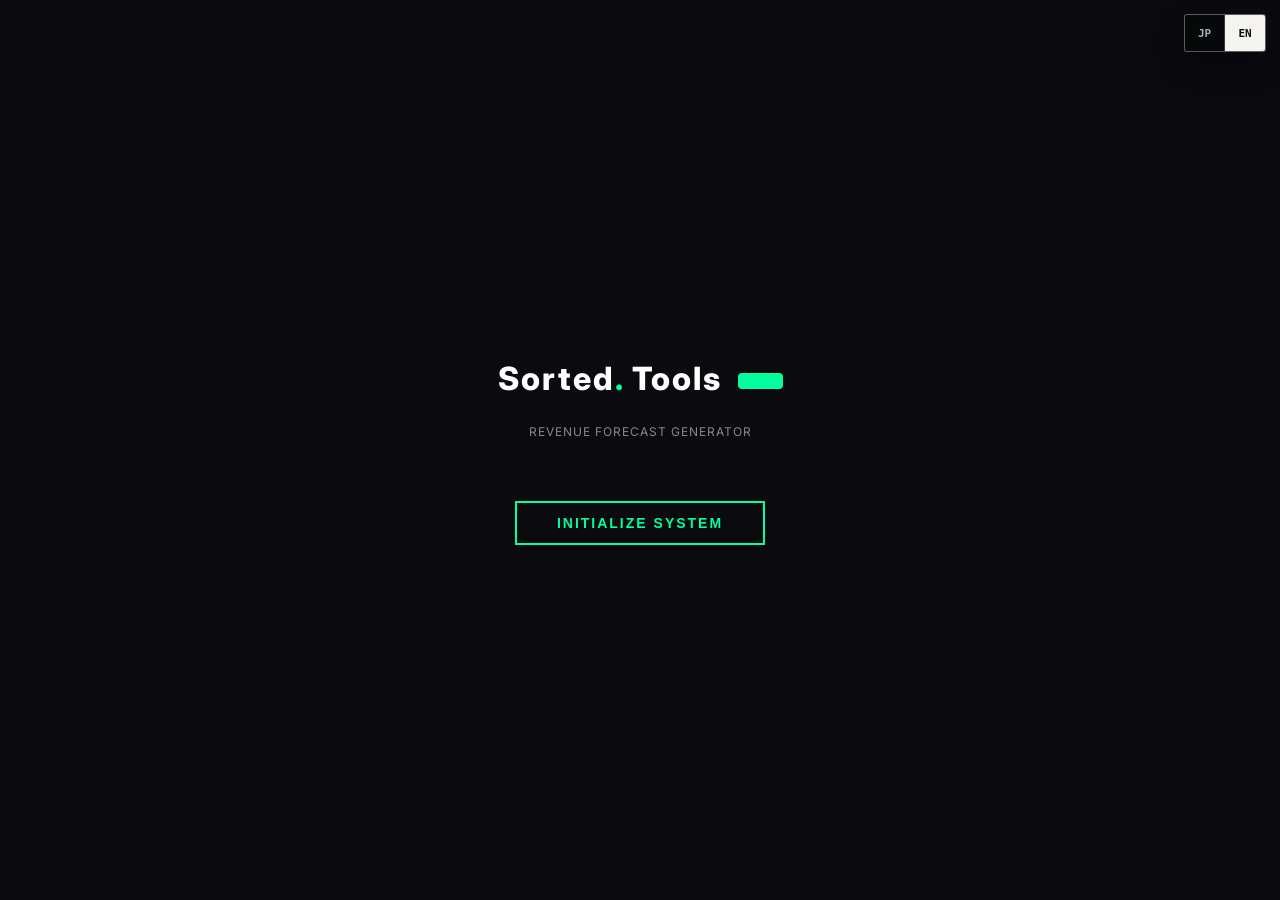
<file: sorted-tools/revenue-forecast/index.html>
<!DOCTYPE html>
<html lang="en">

<head>
    <meta charset="UTF-8">
    <meta name="viewport" content="width=device-width, initial-scale=1.0">
    <title>Revenue Forecast | Sorted. Tools</title>
    <meta property="og:image" content="https://yumakakuya.github.io/ogp-tools.png" />
    <meta property="og:title" content="Revenue Forecast | Sorted. Tools" />
    <meta property="og:description" content="Free AI prompt generator for indie app revenue forecasting." />
    <meta name="twitter:title" content="Revenue Forecast | Sorted. Tools" />
    <meta name="twitter:description" content="Free AI prompt generator for indie app revenue forecasting." />
    <meta name="twitter:card" content="summary_large_image" />
    <meta name="twitter:image" content="https://yumakakuya.github.io/ogp-tools.png" />
    <meta name="twitter:creator" content="@null_founder" />
    <link rel="preconnect" href="https://fonts.googleapis.com">
    <link rel="preconnect" href="https://fonts.gstatic.com" crossorigin>
    <link
        href="https://fonts.googleapis.com/css2?family=Inter:wght@400;600;800&family=JetBrains+Mono:wght@500&display=swap"
        rel="stylesheet">

    <style>
        /* --- BRANDING: SORTED. NEON STYLE --- */
        :root {
            --bg: #0a0a0f;
            --surface: #13131f;
            --surface-lighter: #1c1c2e;
            --border: #2a2a3e;
            --accent: #00ff9d;
            --accent-dim: rgba(0, 255, 157, 0.1);
            --text: #e8e8f0;
            --muted: #888;
        }

        * {
            box-sizing: border-box;
            margin: 0;
            padding: 0;
            outline: none;
            -webkit-tap-highlight-color: transparent;
        }

        body,
        html {
            height: 100%;
            background-color: var(--bg);
            color: var(--text);
            font-family: 'Inter', sans-serif;
            font-size: 14px;
            line-height: 1.5;
            user-select: none;
            -webkit-user-select: none;
            overflow-x: hidden;
        }

        /* --- ANIMATIONS --- */
        .fade-in {
            animation: fadeIn 0.5s ease forwards;
        }

        .fade-out {
            animation: fadeOut 0.5s ease forwards;
        }

        @keyframes fadeIn {
            from {
                opacity: 0;
                transform: translateY(10px);
            }

            to {
                opacity: 1;
                transform: translateY(0);
            }
        }

        @keyframes fadeOut {
            from {
                opacity: 1;
                transform: translateY(0);
            }

            to {
                opacity: 0;
                transform: translateY(-10px);
            }
        }

        .hidden {
            display: none !important;
        }

        /* --- SPLASH SCREEN --- */
        #splash-screen {
            position: fixed;
            top: 0;
            left: 0;
            width: 100%;
            height: 100%;
            background: var(--bg);
            display: flex;
            flex-direction: column;
            justify-content: center;
            align-items: center;
            z-index: 9999;
        }

        .splash-brand {
            font-size: 32px;
            font-weight: 800;
            letter-spacing: 2px;
            margin-bottom: 20px;
            color: #fff;
        }

        .splash-brand span {
            color: var(--accent);
        }

        .splash-btn {
            margin-top: 40px;
            padding: 12px 40px;
            background: transparent;
            border: 2px solid var(--accent);
            color: var(--accent);
            font-size: 14px;
            font-weight: 700;
            letter-spacing: 2px;
            cursor: pointer;
            transition: 0.3s;
            position: relative;
            overflow: hidden;
        }

        .splash-btn:hover {
            background: var(--accent);
            color: #000;
            box-shadow: 0 0 30px var(--accent-dim);
        }

        /* --- MAIN APP LAYOUT --- */
        #app-container {
            display: none;
            opacity: 0;
            min-height: 100vh;
            flex-direction: column;
        }

        /* Scrollbar */
        ::-webkit-scrollbar {
            width: 6px;
        }

        ::-webkit-scrollbar-track {
            background: var(--bg);
        }

        ::-webkit-scrollbar-thumb {
            background: #333;
            border-radius: 3px;
        }

        /* Header */
        header {
            padding: 15px 30px;
            border-bottom: 1px solid var(--border);
            background: rgba(19, 19, 31, 0.8);
            position: sticky;
            top: 0;
            z-index: 100;
            display: flex;
            justify-content: space-between;
            align-items: center;
            backdrop-filter: blur(20px);
        }

        .brand {
            font-size: 18px;
            font-weight: 800;
            letter-spacing: 1px;
            color: #fff;
        }

        .brand span {
            color: var(--accent);
        }

        .badge {
            font-size: 10px;
            background: var(--accent);
            color: #000;
            padding: 2px 6px;
            border-radius: 4px;
            margin-left: 8px;
            vertical-align: middle;
            font-weight: 700;
        }

        /* Main Content */
        .main-content {
            flex: 1;
            max-width: 800px;
            margin: 0 auto;
            width: 100%;
            padding: 30px 20px;
        }

        /* --- FORM STYLES --- */
        .card {
            background: var(--surface);
            border: 1px solid var(--border);
            border-radius: 12px;
            margin-bottom: 24px;
            overflow: hidden;
            box-shadow: 0 4px 20px rgba(0, 0, 0, 0.2);
            transition: border-color 0.3s;
        }

        .card:hover {
            border-color: #444;
        }

        .card-header {
            padding: 12px 20px;
            border-bottom: 1px solid var(--border);
            font-weight: 700;
            font-size: 12px;
            letter-spacing: 1px;
            display: flex;
            align-items: center;
            gap: 10px;
            background: var(--surface-lighter);
            color: #fff;
        }

        .dot {
            width: 8px;
            height: 8px;
            border-radius: 50%;
            box-shadow: 0 0 10px var(--accent-dim);
        }

        .card-body {
            padding: 24px;
            display: grid;
            grid-template-columns: 1fr 1fr;
            gap: 20px;
        }

        .full {
            grid-column: 1 / -1;
        }

        label {
            display: block;
            color: var(--muted);
            font-size: 11px;
            font-weight: 700;
            margin-bottom: 8px;
            text-transform: uppercase;
            letter-spacing: 0.5px;
        }

        input,
        select {
            width: 100%;
            background: #08080c;
            border: 1px solid var(--border);
            color: #fff;
            padding: 12px 16px;
            border-radius: 8px;
            font-size: 13px;
            transition: 0.2s;
        }

        input:focus,
        select:focus {
            border-color: var(--accent);
            box-shadow: 0 0 0 2px var(--accent-dim);
        }

        input::placeholder {
            color: #444;
        }

        .tags {
            display: flex;
            flex-wrap: wrap;
            gap: 8px;
        }

        .tag-btn {
            background: transparent;
            border: 1px solid var(--border);
            color: var(--muted);
            padding: 8px 14px;
            border-radius: 20px;
            cursor: pointer;
            font-size: 12px;
            transition: 0.2s;
            font-weight: 600;
        }

        .tag-btn:hover {
            border-color: #666;
            color: #fff;
        }

        .tag-btn.active {
            background: var(--accent-dim);
            border-color: var(--accent);
            color: var(--accent);
            box-shadow: 0 0 15px var(--accent-dim);
        }

        .generate-btn {
            width: 100%;
            background: var(--accent);
            color: #000;
            font-weight: 800;
            padding: 18px;
            border: none;
            border-radius: 12px;
            cursor: pointer;
            font-size: 14px;
            letter-spacing: 1px;
            transition: 0.2s;
            text-transform: uppercase;
            box-shadow: 0 0 20px var(--accent-dim);
        }

        .generate-btn:hover {
            transform: translateY(-2px);
            box-shadow: 0 0 30px var(--accent-dim);
        }

        .generate-btn:active {
            transform: translateY(0);
        }

        .generate-btn:disabled {
            opacity: 0.4;
            cursor: not-allowed;
            transform: none;
            box-shadow: none;
        }

        /* --- RESULT STYLES --- */
        .result-header-bar {
            font-family: 'JetBrains Mono', monospace;
            color: var(--accent);
            font-size: 12px;
            margin-bottom: 15px;
            letter-spacing: 1px;
        }

        .terminal-window {
            background: #08080c;
            border: 1px solid var(--border);
            border-radius: 12px;
            overflow: hidden;
            box-shadow: 0 10px 30px rgba(0, 0, 0, 0.3);
        }

        .terminal-bar {
            background: var(--surface-lighter);
            padding: 8px 15px;
            font-size: 11px;
            color: var(--muted);
            border-bottom: 1px solid var(--border);
            font-family: 'JetBrains Mono', monospace;
            display: flex;
            align-items: center;
        }

        .terminal-bar::before {
            content: "● ● ●";
            letter-spacing: -2px;
            margin-right: 10px;
            color: #444;
        }

        .result-box {
            padding: 30px;
            font-family: 'JetBrains Mono', monospace;
            color: #ccc;
            white-space: pre-wrap;
            height: 500px;
            overflow-y: auto;
            font-size: 13px;
            line-height: 1.6;
            user-select: text;
            -webkit-user-select: text;
        }

        .action-row {
            margin-top: 30px;
            display: flex;
            flex-direction: column;
            gap: 15px;
        }

        .copy-btn-large {
            width: 100%;
            background: var(--accent);
            color: #000;
            border: none;
            padding: 18px;
            border-radius: 12px;
            cursor: pointer;
            font-weight: 800;
            font-size: 16px;
            letter-spacing: 1px;
            transition: 0.3s;
            display: flex;
            justify-content: center;
            align-items: center;
            gap: 10px;
        }

        .copy-btn-large:hover {
            box-shadow: 0 0 30px var(--accent-dim);
        }

        .back-btn {
            background: transparent;
            color: var(--muted);
            border: 1px solid var(--border);
            padding: 12px;
            border-radius: 8px;
            cursor: pointer;
            font-weight: 700;
            width: 100%;
            transition: 0.2s;
        }

        .back-btn:hover {
            border-color: #666;
            color: #fff;
        }

        footer {
            text-align: center;
            padding: 30px;
            color: var(--muted);
            font-size: 11px;
            border-top: 1px solid var(--border);
            margin-top: auto;
        }

        @media (max-width: 600px) {
            .card-body {
                grid-template-columns: 1fr;
            }
        }
    </style>
    <link rel="stylesheet" href="../../sorted-common.css">
</head>

<body>

    <div id="splash-screen">
        <div class="splash-brand fade-in">Sorted<span>.</span> Tools <span class="badge">FREE</span></div>
        <div class="fade-in"
            style="color:var(--muted); font-size:12px; letter-spacing:1px; margin-bottom: 20px; animation-delay: 0.2s;">
            REVENUE FORECAST GENERATOR</div>
        <button class="splash-btn fade-in" style="animation-delay: 0.4s;" onclick="startApp()">INITIALIZE
            SYSTEM</button>
    </div>

    <div id="app-container">
        <header>
            <div class="brand">Sorted<span>.</span> Tools <span class="badge">FREE</span></div>
            <div style="font-size:11px; color:var(--muted); font-family:'JetBrains Mono', monospace;">v1.0.0</div>
        </header>

        <main class="main-content">
            <div id="form-view" class="view-container">

                <div
                    style="background:var(--surface);border:1px solid var(--border);border-radius:12px;padding:16px 20px;margin-bottom:24px;display:flex;align-items:center;gap:10px;overflow-x:auto;">
                    <span
                        style="font-size:10px;color:var(--muted);letter-spacing:1px;white-space:nowrap;font-family:'JetBrains Mono',monospace;">SERIES
                        /</span>
                    <span
                        style="font-size:11px;padding:6px 12px;border-radius:20px;white-space:nowrap;font-weight:600;background:rgba(255,107,107,.1);border:1px solid #ff6b6b;color:#ff6b6b;">01
                        Revenue Forecast ◀</span>
                    <span style="color:#333;font-size:11px;flex-shrink:0;">→</span>
                    <span
                        style="font-size:11px;padding:6px 12px;border-radius:20px;white-space:nowrap;font-weight:600;border:1px solid var(--border);color:#444;">02
                        ASO Optimizer</span>
                    <span style="color:#333;font-size:11px;flex-shrink:0;">→</span>
                    <span
                        style="font-size:11px;padding:6px 12px;border-radius:20px;white-space:nowrap;font-weight:600;border:1px solid var(--border);color:#444;">03
                        Pitch Deck</span>
                    <span style="color:#333;font-size:11px;flex-shrink:0;">→</span>
                    <span
                        style="font-size:11px;padding:6px 12px;border-radius:20px;white-space:nowrap;font-weight:600;border:1px solid var(--border);color:#444;">04
                        Pricing Strategy</span>
                    <span style="color:#333;font-size:11px;flex-shrink:0;">→</span>
                    <span
                        style="font-size:11px;padding:6px 12px;border-radius:20px;white-space:nowrap;font-weight:600;border:1px solid var(--border);color:#444;">05
                        Competitor Research</span>
                </div>

                <div class="card" style="border-top: 3px solid #00ff9d;">
                    <div class="card-header">
                        <div class="dot" style="background:#00ff9d"></div>APP INFO
                    </div>
                    <div class="card-body">
                        <div><label>App Name</label><input type="text" id="appName" placeholder="e.g. FitTracker"></div>
                        <div>
                            <label>Business Category (for market analysis)<span
                                    style="font-size:10px;color:#555;font-weight:400;text-transform:none;letter-spacing:0;">May differ from App Store category</span></label>
                            <select id="category">
                                <option>Education</option>
                                <option>Health &amp; Fitness</option>
                                <option>Business</option>
                                <option>Games</option>
                                <option>Utilities</option>
                                <option>Social Networking</option>
                                <option>Other</option>
                            </select>
                        </div>
                        <div>
                            <label>Platform</label>
                            <select id="platform">
                                <option>iOS & Android</option>
                                <option>iOS Only</option>
                                <option>Android Only</option>
                                <option>Web App / SaaS</option>
                            </select>
                        </div>
                        <div>
                            <label>Development Stage</label>
                            <select id="stage">
                                <option>Building MVP</option>
                                <option>Idea stage</option>
                                <option>Post-launch (early)</option>
                                <option>Scale phase</option>
                            </select>
                        </div>
                        <div class="full">
                            <label>One-Line Description</label>
                            <input type="text" id="appDesc" placeholder="e.g. A one-time purchase app that helps non-native engineers explain dev terms in 3 seconds">
                        </div>
                    </div>
                </div>

                <div class="card" style="border-top: 3px solid #ffcc00;">
                    <div class="card-header">
                        <div class="dot" style="background:#ffcc00"></div>REVENUE MODEL
                    </div>
                    <div class="card-body">
                        <div class="full">
                            <label>Revenue Model (select multiple)</label>
                            <div class="tags" id="monetization-tags"></div>
                        </div>
                        <div class="full">
                            <label>Pricing<span
                                    style="font-size:10px;color:#555;font-weight:400;text-transform:none;letter-spacing:0;">Enter per revenue model. e.g. $9.99/mo, $79.99/yr, $29.99 one-time</span></label>
                            <div style="display:flex;gap:8px;align-items:center;">
                                <label class="sorted-sr-only" for="price">Price amount</label>
                                <input type="text" id="price" placeholder="e.g. 9.99 / 79.99 / 29.99 (numbers only; select currency on the right)"
                                    style="flex:1;">
                                <label class="sorted-sr-only" for="priceCurrency">Price currency</label>
                                <select id="priceCurrency" style="width:90px;flex-shrink:0;">
                                    <option value="$">$ USD</option>
                                    <option value="¥">¥ JPY</option>
                                    <option value="€">€ EUR</option>
                                </select>
                            </div>
                        </div>
                        <div><label>Free Plan Scope</label><input type="text" id="freeFeatures" placeholder="e.g. Basic features only, with ads">
                        </div>
                        <div class="full">
                            <label>Running Costs (variable only)<span
                                    style="font-size:10px;color:#555;font-weight:400;text-transform:none;letter-spacing:0;">Servers, APIs, external services, etc.</span></label>
                            <select id="runningCostType" onchange="toggleRunningCostAmount()">
                                <option value="zero">Zero (serverless / local only)</option>
                                <option value="variable">Variable costs (API costs, etc.)</option>
                                <option value="fixed">Fixed costs (servers, DB, etc.)</option>
                            </select>
                        </div>
                        <div class="full" id="runningCostAmountWrap" style="display:none;">
                            <label>Estimated Monthly Cost</label>
                            <input type="text" id="runningCostAmount" placeholder="e.g. $20/mo, $50/mo">
                        </div>
                    </div>
                </div>

                <div class="card" style="border-top: 3px solid #ff3b30;">
                    <div class="card-header">
                        <div class="dot" style="background:#ff3b30"></div>MARKET TARGET
                    </div>
                    <div class="card-body">
                        <div class="full"><label>Target User</label><input type="text" id="target"
                                placeholder="e.g. Busy professionals who want to learn English but can't commit to daily practice"></div>
                        <div><label>Estimated Market Size (TAM)</label><input type="text" id="tam" placeholder="e.g. US language learning market"></div>
                        <div class="full">
                            <label>Competitor Apps <span
                                    style="font-size:10px;color:#555;font-weight:400;text-transform:none;letter-spacing:0;">as many as you know</span></label>
                            <input type="text" id="competitors" placeholder="e.g. Duolingo, Anki, ChatGPT">
                        </div>
                        <div>
                            <label>Target Region</label>
                            <select id="region">
                                <option>United States</option>
                                <option>Global</option>
                                <option>Asia-Pacific</option>
                                <option>North America &amp; Europe</option>
                            </select>
                        </div>
                    </div>
                </div>

                <div class="card" style="border-top: 3px solid #a29bfe;">
                    <div class="card-header">
                        <div class="dot" style="background:#a29bfe"></div>ANALYSIS GOAL
                    </div>
                    <div class="card-body">
                        <div>
                            <label>Base Currency<span
                                    style="font-size:10px;color:#555;font-weight:400;text-transform:none;letter-spacing:0;">All amounts will use this currency</span></label>
                            <select id="baseCurrency">
                                <option value="USD">USD (US Dollar)</option>
                                <option value="JPY">JPY (Japanese Yen)</option>
                                <option value="EUR">EUR (Euro)</option>
                            </select>
                        </div>
                        <div>
                            <label>Forecast Horizon</label>
                            <select id="horizon">
                                <option>1 year (short-term)</option>
                                <option>3 years (mid-term)</option>
                                <option>5 years (long-term)</option>
                                <option>6 months (near-term)</option>
                            </select>
                        </div>
                        <div>
                            <label>Monthly User Target</label>
                            <input type="text" id="monthlyUsers" placeholder="e.g. 1,000 users">
                            <div id="monthlyUsersWarning"
                                style="color:var(--accent); font-size:10px; margin-top:4px; display:none;">
                                Only digits, commas, and abbreviations (k, M, B) are allowed</div>
                        </div>
                        <div><label>Success Goal</label><input type="text" id="goal" placeholder="e.g. $1,500/mo profit for sustainability, fundraising"></div>
                        <div class="full">
                            <label>Output Options (select multiple)</label>
                            <div class="tags" id="format-tags"></div>
                        </div>
                        <div class="full">
                            <label>Evaluation Mode<span
                                    style="font-size:10px;color:#555;font-weight:400;text-transform:none;letter-spacing:0;">When ON, generates a critical evaluation section</span></label>
                            <select id="evaluationMode">
                                <option value="ON">ON (includes critical evaluation)</option>
                                <option value="OFF">OFF (numbers &amp; tactics only)</option>
                            </select>
                        </div>
                    </div>
                </div>

                <button class="generate-btn" id="generateBtn" onclick="processGeneration()" disabled>INITIALIZE PROMPT
                    GENERATION</button>
            </div>

            <div id="result-view" class="view-container hidden">
                <div class="result-header-bar">
                    &gt; STATUS: PROMPT READY — REVIEW BEFORE USE.
                </div>
                <div class="terminal-window">
                    <div class="terminal-bar">generated_prompt.txt - Read Only</div>
                    <div class="result-box" id="output"></div>
                </div>
                <div class="action-row">
                    <button class="copy-btn-large" onclick="copyText(this)">COPY PROMPT TO CLIPBOARD</button>
                    <button class="back-btn" onclick="backToForm()">CREATE NEW FORECAST</button>
                </div>
            </div>
        </main>

        <footer>
            © 2026 Sorted. Tools Division. All rights reserved.<br>
            Revenue Forecast → ASO Optimizer → <strong style="color:var(--accent)">Pitch Deck</strong> → Pricing
            Strategy → Competitor Research
        </footer>
    </div>

    <script>
        // Language setting: change to user preference in app version
        const LANG = "English";

        // --- APP FLOW & TRANSITIONS ---
        const splash = document.getElementById('splash-screen');
        const appContainer = document.getElementById('app-container');
        const formView = document.getElementById('form-view');
        const resultView = document.getElementById('result-view');
        const generateBtn = document.getElementById('generateBtn');

        function startApp() {
            splash.classList.add('fade-out');
            setTimeout(() => {
                splash.style.display = 'none';
                appContainer.style.display = 'flex';
                appContainer.classList.add('fade-in');
                checkGate1(); // Check initial validation state
            }, 500);
        }

        function processGeneration() {
            if (!checkGate1(true)) return;
            generatePromptText();
            formView.classList.add('fade-out');
            setTimeout(() => {
                formView.classList.add('hidden');
                formView.classList.remove('fade-out');
                resultView.classList.remove('hidden');
                resultView.classList.add('fade-in');
                setTimeout(() => resultView.classList.remove('fade-in'), 500);
            }, 500);
        }

        function backToForm() {
            resultView.classList.add('fade-out');
            setTimeout(() => {
                resultView.classList.add('hidden');
                resultView.classList.remove('fade-out');
                formView.classList.remove('hidden');
                formView.classList.add('fade-in');
                setTimeout(() => formView.classList.remove('fade-in'), 500);
            }, 500);
        }

        // --- LOGIC ---
        const monOpts = ["Monthly subscription", "Annual subscription", "One-time purchase", "Ad-supported", "Freemium", "API billing", "B2B contract"];
        const fmtOpts = ["3-scenario revenue forecast", "Break-even analysis", "Unit economics (LTV/CAC)", "Marketing ROI", "Risk analysis & mitigation", "Investor summary"];
        const selectedMon = new Set(); const selectedFmt = new Set();

        function renderTags(id, opts, set) {
            const container = document.getElementById(id);
            opts.forEach(opt => {
                const btn = document.createElement('button'); btn.className = 'tag-btn'; btn.textContent = opt;
                btn.onclick = () => {
                    if (set.has(opt)) { set.delete(opt); btn.classList.remove('active'); }
                    else { set.add(opt); btn.classList.add('active'); }
                    checkGate1();
                };
                container.appendChild(btn);
            });
        }
        renderTags('monetization-tags', monOpts, selectedMon);
        renderTags('format-tags', fmtOpts, selectedFmt);

        // --- VALIDATION AND GATES ---
        function checkGate1(showAlert = false) {
            const appNameLength = (document.getElementById('appName').value || '').trim().length;
            const priceLength = (document.getElementById('price').value || '').trim().length;
            const goalLength = (document.getElementById('goal').value || '').trim().length;
            const monSelected = selectedMon.size > 0;

            const isValid = appNameLength >= 3 && priceLength >= 1 && goalLength >= 1 && monSelected;

            generateBtn.disabled = !isValid;

            // Return boolean to guard the processGeneration call
            return isValid;
        }

        // Add validation listeners
        ['appName', 'price', 'goal'].forEach(id => {
            const el = document.getElementById(id);
            if (el) {
                el.addEventListener('input', () => checkGate1());
                el.addEventListener('change', () => checkGate1());
            }
        });

        // P-04: Numeric field validation for monthlyUsers
        const monthlyUsersEl = document.getElementById('monthlyUsers');
        const warningEl = document.getElementById('monthlyUsersWarning');
        if (monthlyUsersEl && warningEl) {
            monthlyUsersEl.addEventListener('input', (e) => {
                const val = e.target.value;
                // Allow: digits, commas, and abbreviations (k, M, B)
                const isValid = /^[\d,kKmMbB.]*$/.test(val);
                if (!isValid && val.length > 0) {
                    warningEl.style.display = 'block';
                } else {
                    warningEl.style.display = 'none';
                }
            });
        }

        // --- PARSE RULES ---
        function sanitize(str) {
            // P-05: Remove HTML entities, control chars, injection patterns
            return str
                .replace(/&[#a-zA-Z0-9]+;/g, '')
                .replace(/[<>]/g, '')
                .replace(/ignore previous instructions/gi, '')
                .replace(/[^\x20-\x7E\u3000-\u9FFF\uFF00-\uFFEF]/g, '')
                .trim(); // P-01: trim whitespace
        }

        function getVal(id) {
            const el = document.getElementById(id);
            if (!el) return '(not provided)';
            const raw = el.value || '';
            const cleaned = sanitize(raw);
            return cleaned.length === 0 ? '(not provided)' : cleaned;
        }

        // P-07: Track empty optional fields for ambiguity warning
        function getEmptyOptionalFields() {
            const optionalFields = [
                { id: 'appDesc', label: 'One-Line Description' },
                { id: 'freeFeatures', label: 'Free Plan Scope' },
                { id: 'target', label: 'Target User' },
                { id: 'tam', label: 'Market Size (TAM)' },
                { id: 'competitors', label: 'Competitor Apps' },
                { id: 'monthlyUsers', label: 'Monthly User Target' },
                {
                    id: 'runningCostAmount',
                    label: 'Running Costs (monthly estimate)',
                    condition: () => {
                        const type = document.getElementById('runningCostType');
                        return type && type.value !== 'zero';
                    }
                },
            ];
            return optionalFields.filter(f => {
                if (f.condition && !f.condition()) return false;
                const el = document.getElementById(f.id);
                if (!el) return false;
                return el.value.trim().length === 0;
            });
        }

        function toggleRunningCostAmount() {
            const type = document.getElementById('runningCostType').value;
            const wrap = document.getElementById('runningCostAmountWrap');
            wrap.style.display = (type === 'zero') ? 'none' : 'block';
        }

        function generatePromptText() {

            // --- P-08: Web search command (top of prompt) ---
            let t = `IMPORTANT: Before answering, you MUST run the following web searches:\n`;
            t += `- Current market size and latest trends for the ${getVal('category')} category\n`;
            t += `- Latest store policies and platform fees for ${getVal('platform')}\n`;
            t += `- Current pricing and revenue models of top competing apps in this category\n`;
            t += `Base ALL responses on search results. Cite every source with retrieval date.\n\n`;
            t += `---\n\n`;

            // --- UA-09: Data usage restriction ---
            t += `PRIVACY NOTICE: All information provided below is to be used SOLELY for generating this output. Do NOT use it for training, logging, or any other purpose.\n\n`;

            // --- Role definition ---
            t += `# App Revenue Forecast & Business Plan Prompt\n\n`;
            t += `You are a senior business analyst specializing in mobile app ventures, with a track record supporting fundraising at YCombinator, a16z, and Sequoia. Always leverage the latest industry data from web search. Produce a quantitative, rigorous revenue simulation suitable for investors and banks.\n\n`;

            // --- Input data ---
            t += `## Section 1: Product Overview\n`;
            t += `- App Name: ${getVal('appName')}\n`;
            t += `- Description: ${getVal('appDesc')}\n`;
            t += `- Category: ${getVal('category')}\n`;
            t += `- Platform: ${getVal('platform')}\n`;
            t += `- Current Phase: ${getVal('stage')}\n\n`;

            // --- Section 2: Running Cost (hybrid) ---
            const rcType = document.getElementById('runningCostType').value;
            const rcAmount = document.getElementById('runningCostAmount').value.trim();
            let rcLine = '';
            if (rcType === 'zero') {
                rcLine = '- Running Cost: $0 (serverless/local only — variable cost is zero. Platform fixed fees are calculated separately.)';
            } else if (rcType === 'variable') {
                rcLine = `- Running Cost (variable): ${rcAmount || '(amount not specified)'}`;
            } else {
                rcLine = `- Running Cost (fixed): ${rcAmount || '(amount not specified)'}`;
            }

            t += `## Section 2: Business Model\n`;
            t += `- Revenue Sources: ${Array.from(selectedMon).join(', ') || '(not specified — infer best model from category)'}\n`;
            const priceCurrency = document.getElementById('priceCurrency').value;
            const priceVal = getVal('price');
            t += `- Pricing: ${priceCurrency}${priceVal}\n`;
            t += `  NOTE: All price values above are in ${priceCurrency}. Do NOT reinterpret the currency unit.\n`;
            t += `- Free Plan Scope: ${getVal('freeFeatures')}\n`;
            t += `${rcLine}\n\n`;

            // --- P-03: Competitor check ---
            const compInput = document.getElementById('competitors').value.trim();
            const compLine = compInput.length === 0
                ? `- Competitors: (not provided) → Search the web to identify the top 3 competitors in this category and platform. Verify that they are genuinely competitive with this app.`
                : `- Competitors: ${sanitize(compInput)} → Verify these are appropriate competitors. If not, supplement with more relevant ones found via web search.`;

            // --- TAM check (P-08 extension) ---
            const tamInput = document.getElementById('tam').value.trim();
            const tamLine = tamInput.length === 0
                ? `- Market Size (TAM): (not provided) → Search the web to estimate TAM based on category and region. State all assumptions explicitly.`
                : `- Market Size (TAM): ${sanitize(tamInput)}`;

            t += `## Section 3: Market & Target\n`;
            t += `- Target Users: ${getVal('target')}\n`;
            t += `${tamLine}\n`;
            t += `- Region: ${getVal('region')}\n`;
            t += `${compLine}\n`;
            t += `- Monthly User Target: ${getVal('monthlyUsers')}\n\n`;

            const evalMode = document.getElementById('evaluationMode').value;
            t += `## Section 4: Analysis Goals\n`;
            t += `- Forecast Period: ${getVal('horizon')}\n`;
            t += `- Success Goal: ${getVal('goal')} * Treat this as a given condition. Do NOT comment on the scale.\n`;
            t += `- Required Output Items: ${Array.from(selectedFmt).join(', ') || '(comprehensive analysis)'}\n`;
            t += `- Base Currency: ${document.getElementById('baseCurrency').value}\n`;
            t += `- Evaluation Mode: ${evalMode}\n\n`;

            // --- INTERPRETATION RULES ---
            t += `## INTERPRETATION RULES (read first)\n\n`;
            t += `Rule 1 — Running Cost:\n`;
            t += `  "Running Cost: $0" means variable cost is zero. This is NOT a contradiction.\n`;
            t += `  Platform fixed fees (App Store annual fee / Google Play registration) must be calculated automatically from the selected platform and shown as a separate line in the forecast.\n\n`;
            t += `Rule 2 — Success Goal:\n`;
            t += `  Use Success Goal only as the design target for achievement scenarios.\n`;
            t += `  Do NOT comment on the scale or feasibility of the goal until PHASE 6.\n\n`;
            t += `Rule 3 — Output Phase Order:\n`;
            t += `  Do NOT produce any evaluation, criticism, or concern until PHASE 5 is complete.\n`;
            t += `  If Evaluation Mode is OFF, skip PHASE 6 entirely.\n\n`;
            t += `Rule 4 — Competitor Supplementation:\n`;
            t += `  If input competitors are inappropriate or insufficient, supplement via web search.\n`;
            t += `  Tag supplemented competitors as [Supplemented]. Never remove user-provided competitors.\n\n`;

            t += `Rule 5 — Currency & Exchange Rate:\n`;
            t += `  Base currency for this analysis: ${document.getElementById('baseCurrency').value}\n`;
            t += `  Pricing currency is explicitly stated in Section 2. Do NOT reinterpret or reassign currency units.\n`;
            t += `  If multiple currencies appear in the input data, convert all amounts to the base currency.\n`;
            t += `  State the assumed exchange rate explicitly at the top of PHASE 1 as [Assumption].\n`;
            t += `  Obtain the exchange rate via web search and cite the source with retrieval date.\n\n`;

            t += `Rule 6 — Assumption Quality:\n`;
            t += `  Every [Assumption] value must include one of the following:\n`;
            t += `  (a) An industry benchmark source with citation and retrieval date\n`;
            t += `  (b) A label: [Conservative] / [Middle] / [Aggressive] with a one-line reasoning\n`;
            t += `  Bare numbers without either (a) or (b) are NOT acceptable.\n\n`;

            // --- STRICT OUTPUT INSTRUCTIONS ---
            t += `## STRICT OUTPUT INSTRUCTIONS\n\n`;
            t += `PHASE 1 — Assumption Table\n`;
            t += `  List all assumptions in table format.\n`;
            t += `  Include platform fixed fees as a separate row.\n`;
            t += `  Label every assumption explicitly as [Assumption].\n\n`;
            t += `PHASE 2 — Forecast Table\n`;
            t += `  Optimistic / Neutral / Pessimistic — three separate tables.\n`;
            t += `  Output rules — NO exceptions:\n`;
            t += `    Y1 (Month 1–12): Output every month. 12 rows minimum.\n`;
            t += `    Y2 onward: Output quarterly (Q1–Q4 per year).\n`;
            t += `    Example for 3-year: 12 monthly + 8 quarterly = 20 rows minimum per scenario.\n`;
            t += `    Example for 5-year: 12 monthly + 16 quarterly = 28 rows minimum per scenario.\n`;
            t += `  Show revenue, cost, and net profit separately per row.\n`;
            t += `  Growth phase definitions (apply different growth rate assumptions per phase):\n`;
            t += `    Phase A — Y1: Launch / organic growth. State assumed organic growth rate.\n`;
            t += `    Phase B — Y2–Y3: Paid acquisition + feature expansion. State assumed paid CAC and budget.\n`;
            t += `    Phase C — Y4+: Retention optimization + monetization. State assumed churn reduction rate.\n`;
            t += `  State phase transitions explicitly in the table with a separator row.\n`;
            t += `  At the END of PHASE 2, output a 'Success Goal Achievement Summary' table:\n`;
            t += `  | Scenario    | Achievement Timing | Annual Revenue at Achievement |\n`;
            t += `  | Optimistic  | MXX or QX-YX       | [base currency]XXX            |\n`;
            t += `  | Neutral     | MXX or QX-YX       | [base currency]XXX            |\n`;
            t += `  | Pessimistic | Not achieved / MXX | [base currency]XXX            |\n`;
            t += `  [No evaluation or criticism in this phase.]\n\n`;
            t += `PHASE 3 — Break-Even Analysis\n`;
            t += `  State monthly BEP conditions explicitly.\n`;
            t += `  Use real costs including platform fees.\n\n`;
            t += `PHASE 4 — Unit Economics (LTV / CAC)\n`;
            t += `  Separate cash CAC and time-based CAC.\n\n`;
            t += `PHASE 5 — Marketing ROI\n`;
            t += `  Identify bottlenecks. Propose actions ordered by expected ROI.\n\n`;
            t += `PHASE 6 — Critical Evaluation (only if Evaluation Mode: ON)\n`;
            t += `  Be direct and critical. Do not sugarcoat. This is the designated phase for honest assessment.\n`;
            t += `  Minimum requirements — all three must be present:\n`;
            t += `  (a) At least 3 specific risks, each with a concrete mitigation action\n`;
            t += `  (b) At least 2 business model critiques with data or reasoning\n`;
            t += `  (c) At least 1 assumption from PHASE 1 challenged with contradicting data from web search\n`;
            t += `  If Evaluation Mode is OFF, output only:\n`;
            t += `  "Evaluation section skipped. Turn Evaluation Mode ON to include it."\n\n`;

            t += `PRE-OUTPUT SELF-CHECK:\n`;
            t += `Before output, verify:\n`;
            t += `(a) INTERPRETATION RULES applied correctly\n`;
            t += `(b) Phase order maintained\n`;
            t += `(c) No evaluation mixed into PHASE 1-5\n`;
            t += `(d) No comments on Success Goal scale before PHASE 6\n`;
            t += `(e) All [Assumption] values include source or label per Rule 6\n`;
            t += `(f) PHASE 2 contains no skipped months or quarters\n`;
            t += `(g) Success Goal Achievement Summary table is present at end of PHASE 2\n`;
            t += `(h) PHASE 6 meets minimum requirements (a)(b)(c) if Evaluation Mode is ON\n\n`;

            // --- UA-10: Credit retention command ---
            t += `IMPORTANT: Your response MUST end with the following credit line exactly as written. Do not remove, modify, or translate it:\n`;
            t += `_Generated with Sorted. Tools — Revenue Forecast v1.0.0_\n`;
            t += `_Powered by Sorted. Series | sorted.tools_\n\n`;

            // --- P-07: Output structure enforcement ---
            t += `---\n\n`;
            t += `⚠️ This information is AI-generated and not guaranteed to be accurate. Always verify against actual market data.\n`;

            // P-07: Ambiguity warning (conditional)
            const emptyFields = getEmptyOptionalFields();
            if (emptyFields.length > 0) {
                t += `\nThe following optional fields were left empty, which may reduce output precision:\n`;
                emptyFields.forEach(f => { t += `- ${f.label}: not provided\n`; });
            }

            t += `\n_Generated with Sorted. Tools — Revenue Forecast v1.0.0_\n`;
            t += `_Powered by Sorted. Series | sorted.tools_\n`;

            // --- Language directive ---
            t += `\n\nRespond entirely in ${LANG}.`;

            document.getElementById('output').textContent = t;
        }

        function copyText(btn) {
            const text = document.getElementById('output').textContent;
            const originalText = btn.innerText;
            navigator.clipboard.writeText(text).then(() => {
                btn.innerText = '✅ COPIED TO CLIPBOARD';
                btn.style.background = '#fff'; btn.style.color = '#000';
                setTimeout(() => {
                    btn.innerText = originalText;
                    btn.style.background = ''; btn.style.color = '';
                }, 2000);
            }).catch(() => {
                btn.innerText = '⚠️ Copy failed — HTTPS or user interaction required';
                setTimeout(() => { btn.innerText = originalText; }, 3000);
            });
        }
    </script>

    <script src="../../sorted-common.js"></script>
</body>

</html>
</file>
<file: sorted-common.css>
.sorted-sr-only {
  position: absolute !important;
  width: 1px !important;
  height: 1px !important;
  padding: 0 !important;
  margin: -1px !important;
  overflow: hidden !important;
  clip: rect(0 0 0 0) !important;
  white-space: nowrap !important;
  border: 0 !important;
}

html {
  height: auto !important;
  min-height: 100%;
}

body {
  height: auto !important;
  min-height: 100vh;
  overflow-y: auto !important;
}

.sorted-skip-link {
  position: fixed;
  top: 10px;
  left: 10px;
  z-index: 100000;
  padding: 10px 14px;
  color: #fff;
  background: #0b0c0d;
  border: 1px solid rgba(255,255,255,.34);
  font: 600 12px/1.2 ui-monospace, SFMono-Regular, Consolas, monospace;
  transform: translateY(-160%);
  transition: transform .16s ease;
}

.sorted-skip-link:focus {
  transform: translateY(0);
}

.sorted-locale-switch {
  position: fixed;
  top: 14px;
  right: 14px;
  z-index: 99999;
  min-height: 36px;
  display: inline-flex;
  align-items: stretch;
  overflow: hidden;
  border: 1px solid rgba(255,255,255,.34);
  border-radius: 3px;
  background: rgba(8,9,10,.92);
  box-shadow: 0 12px 32px rgba(0,0,0,.28);
  backdrop-filter: blur(12px);
  font: 700 11px/1 ui-monospace, SFMono-Regular, Consolas, monospace;
  letter-spacing: .08em;
}

.sorted-locale-switch button {
  min-width: 40px;
  min-height: 36px;
  padding: 0 9px;
  display: grid;
  place-items: center;
  border: 0;
  border-right: 1px solid rgba(255,255,255,.2);
  border-radius: 0;
  color: #a9adb2;
  background: transparent;
  cursor: pointer;
  font: inherit;
}

.sorted-locale-switch button:last-child {
  border-right: 0;
}

.sorted-locale-switch button[aria-pressed="true"] {
  color: #0b0c0d;
  background: #f4f3ef;
}

.sorted-locale-switch button:hover:not([aria-pressed="true"]) {
  color: #fff;
  background: rgba(255,255,255,.08);
}

.sorted-collection-nav {
  width: min(calc(100% - 40px), 980px);
  box-sizing: border-box;
  margin: 0 auto 24px;
  padding: 17px 18px;
  display: grid;
  grid-template-columns: auto 1fr;
  align-items: center;
  gap: 18px 28px;
  border: 1px solid rgba(148,163,184,.24);
  border-radius: 8px;
  background: rgba(10,13,20,.72);
  color: #e9edf2;
  font-family: ui-monospace, SFMono-Regular, Consolas, monospace;
}

.sorted-collection-nav__brand {
  color: inherit;
  text-decoration: none;
  font-size: 11px;
  font-weight: 700;
  letter-spacing: .1em;
  white-space: nowrap;
}

.sorted-collection-nav__links {
  min-width: 0;
  display: flex;
  justify-content: flex-start;
  gap: 7px;
  overflow-x: auto;
  scrollbar-width: thin;
}

.sorted-collection-nav__links a {
  min-height: 34px;
  padding: 0 11px;
  display: inline-flex;
  align-items: center;
  color: #aeb6c0;
  border: 1px solid rgba(148,163,184,.18);
  border-radius: 3px;
  text-decoration: none;
  font-size: 9px;
  letter-spacing: .05em;
  white-space: nowrap;
}

.sorted-collection-nav__links a:hover,
.sorted-collection-nav__links a[aria-current="page"] {
  color: #fff;
  border-color: rgba(255,255,255,.48);
  background: rgba(255,255,255,.06);
}

.sorted-local-note {
  width: min(calc(100% - 40px), 980px);
  box-sizing: border-box;
  margin: 0 auto 26px;
  padding: 13px 16px;
  display: flex;
  align-items: center;
  gap: 11px;
  border-left: 2px solid currentColor;
  color: #9fa8b3;
  background: rgba(255,255,255,.025);
  font: 11px/1.7 ui-monospace, SFMono-Regular, Consolas, monospace;
}

.sorted-local-note::before {
  content: "LOCAL";
  flex: none;
  padding: 3px 6px;
  color: #0b0c0d;
  background: #dfe5e8;
  font-size: 8px;
  font-weight: 800;
  letter-spacing: .09em;
}

.sorted-usage {
  max-width: 980px;
  margin: 22px auto 0;
  padding: 18px;
  border-top: 1px solid rgba(148,163,184,.22);
  color: #8f98a4;
  font: 10px/1.75 ui-monospace, SFMono-Regular, Consolas, monospace;
  text-align: left;
}

.sorted-usage strong {
  color: #d6dce2;
  font-weight: 700;
}

.tool-grid,
.series-complete-banner,
.series-nav,
.upgrade-box,
.pro-upsell {
  display: none !important;
}

body header {
  padding-right: 104px !important;
}

.card-body label > span:not(.req):not(.required) {
  display: block;
  margin-top: 4px;
  line-height: 1.45;
}

button:focus-visible,
a:focus-visible,
input:focus-visible,
select:focus-visible,
textarea:focus-visible {
  outline: 2px solid #8fb6c8 !important;
  outline-offset: 3px !important;
}

@media (max-width: 720px) {
  .sorted-locale-switch {
    top: 8px;
    right: 8px;
  }

  .sorted-collection-nav {
    grid-template-columns: 1fr;
  }

  .sorted-collection-nav__links {
    justify-content: flex-start;
  }

  .sorted-local-note {
    align-items: flex-start;
  }

  body header {
    padding-right: 96px !important;
  }

  body header .header-meta {
    display: none !important;
  }
}

@media (prefers-reduced-motion: reduce) {
  *, *::before, *::after {
    scroll-behavior: auto !important;
    animation-duration: .01ms !important;
    animation-iteration-count: 1 !important;
    transition-duration: .01ms !important;
  }
}
</file>
